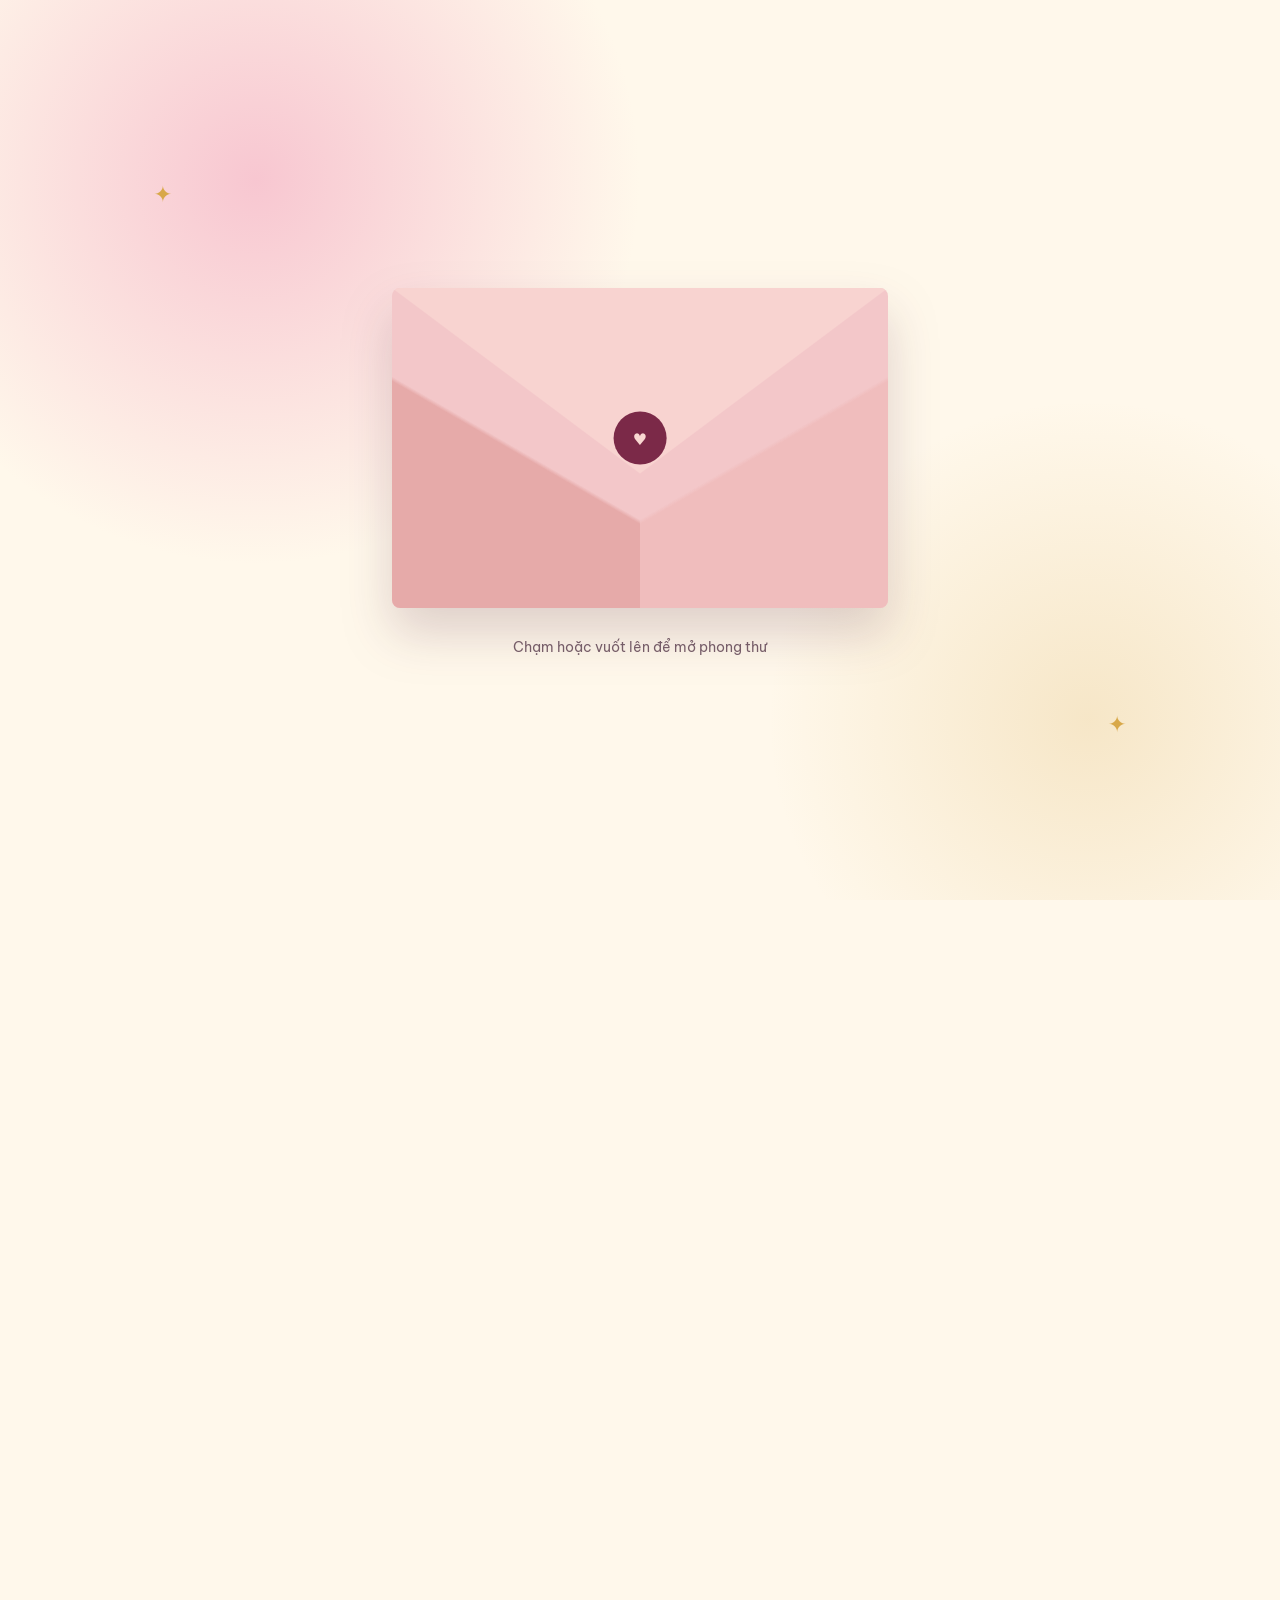
<file: index.html>
<!doctype html>
<html lang="vi" class="intro-locked">
  <head>
    <meta charset="utf-8" />
    <meta name="viewport" content="width=device-width, initial-scale=1" />
    <meta name="theme-color" content="#7b2948" />
    <meta name="description" content="Một món quà sinh nhật nhỏ, được viết bằng những kỷ niệm của chúng mình." />
    <title>Món quà sinh nhật dành cho em</title>
    <link rel="icon" href="data:image/svg+xml,%3Csvg xmlns='http://www.w3.org/2000/svg' viewBox='0 0 16 16'%3E%3Cpath fill='%23c44b73' d='M8 14S1.5 10.4 1.5 5.8A3.3 3.3 0 0 1 7.2 3.5L8 4.4l.8-.9a3.3 3.3 0 0 1 5.7 2.3C14.5 10.4 8 14 8 14z'/%3E%3C/svg%3E" />
    <link rel="preconnect" href="https://fonts.googleapis.com" />
    <link rel="preconnect" href="https://fonts.gstatic.com" crossorigin />
    <link href="https://fonts.googleapis.com/css2?family=Be+Vietnam+Pro:wght@400;500;600;700&family=Lora:ital,wght@0,600;0,700;1,600&display=swap" rel="stylesheet" />
    <link rel="stylesheet" href="styles.css" />
  </head>
  <body class="intro-locked">
    <a class="skip-link" href="#noi-dung">Đi thẳng đến nội dung chính</a>

    <div class="opening" id="mo-dau" role="dialog" aria-modal="true" aria-labelledby="loi-chao-mo-dau">
      <div class="opening-stars" aria-hidden="true"></div>
      <div class="envelope-wrap">
        <button class="envelope" id="phong-thu-mo-dau" type="button" aria-expanded="false">
          <span class="envelope-back"></span>
          <span class="opening-note" aria-hidden="true">
            <span class="note-date" id="ngay-sinh-nhat"></span>
            <strong id="loi-chao-mo-dau"></strong>
            <span id="loi-nhan-mo-dau"></span>
          </span>
          <span class="envelope-front"></span>
          <span class="envelope-flap"></span>
          <span class="envelope-seal" aria-hidden="true">♥</span>
        </button>
        <p class="opening-hint" id="goi-y-mo-thu">Chạm hoặc vuốt lên để mở phong thư</p>
      </div>
    </div>

    <nav class="nav" aria-label="Điều hướng chính">
      <a href="#thuoc-phim">Kỷ niệm</a>
      <a href="#la-thu">Lá thư</a>
      <a href="#banh-kem">Bánh kem</a>
      <a href="#loi-chuc">Lời nhắn</a>
    </nav>

    <main id="noi-dung">
      <header class="hero" id="dau-trang">
        <div class="hero-copy reveal">
          <p class="eyebrow" id="hero-eyebrow"></p>
          <h1 id="hero-title"></h1>
          <p class="hero-message" id="hero-message"></p>
          <a class="button" href="#thuoc-phim">Đi cùng anh nhé! <span aria-hidden="true">↓</span></a>
        </div>
        <div class="hero-photo-wrap reveal" id="anh-chinh-wrap">
          <div class="hero-photo-shadow" aria-hidden="true"></div>
          <figure class="hero-photo" id="anh-chinh">
            <img id="hero-image" src="" alt="" />
            <figcaption id="hero-caption"></figcaption>
            <span class="photo-tape" aria-hidden="true"></span>
          </figure>
          <span class="orbit orbit-one" aria-hidden="true">✦</span>
          <span class="orbit orbit-two" aria-hidden="true">♥</span>
        </div>
      </header>

      <section class="film-section" id="thuoc-phim" aria-labelledby="film-title">
        <div class="section-heading reveal">
          <p class="eyebrow">Những ngày mình đã đi qua</p>
          <h2 id="film-title">Thước phim của chúng mình</h2>
          <p id="film-intro"></p>
        </div>
        <div class="film-sticky">
          <div class="film-strip" id="film-strip" aria-live="polite">
            <div class="sprockets sprockets-top" aria-hidden="true"></div>
            <div class="film-stage" id="film-stage"></div>
            <div class="sprockets sprockets-bottom" aria-hidden="true"></div>
          </div>
          <div class="film-meta">
            <span id="film-frame">Khung hình 01</span>
            <div class="film-progress" aria-hidden="true"><span id="film-progress-bar"></span></div>
            <span id="film-date"></span>
          </div>
        </div>
      </section>

      <section class="scrapbook section" id="goc-ky-niem" aria-labelledby="scrapbook-title">
        <div class="section-heading reveal">
          <p class="eyebrow">Góc nhỏ để dành</p>
          <h2 id="scrapbook-title">Mấy điều anh chưa kịp nói</h2>
        </div>
        <div class="scrapbook-board reveal">
          <button class="paper-note scrapbook-object" type="button" aria-expanded="false">
            <span class="object-hint">Mở mảnh giấy gấp</span>
            <span class="object-secret" id="paper-secret"></span>
          </button>
          <button class="ribbon scrapbook-object" type="button" aria-expanded="false">
            <span class="ribbon-bow" aria-hidden="true"></span>
            <span class="object-hint">Kéo nhẹ dải ruy băng</span>
            <span class="object-secret" id="ribbon-secret"></span>
          </button>
          <button class="stamp scrapbook-object" type="button" aria-label="Chạm vào con dấu để nhận một trái tim">
            <span aria-hidden="true">♥</span>
          </button>
          <button class="flower scrapbook-object" type="button" aria-expanded="false">
            <span class="pressed-flower" aria-hidden="true">❀</span>
            <span class="object-hint">Một bông hoa dành cho em</span>
            <span class="object-secret" id="flower-secret"></span>
          </button>
          <div class="drag-photo" id="anh-keo-tha" tabindex="0" role="img" aria-label="Tấm ảnh có thể kéo và xoay nhẹ">
            <img id="scrapbook-image" src="" alt="" />
            <span>Giữ và kéo tấm ảnh này</span>
          </div>
          <button class="gift scrapbook-object" type="button" aria-expanded="false">
            <span class="gift-lid" aria-hidden="true"></span>
            <span class="gift-box" aria-hidden="true">♥</span>
            <span class="object-hint">Có một điều nhỏ ở đây</span>
            <span class="object-secret" id="gift-secret"></span>
          </button>
        </div>
      </section>

      <section class="letter-section section" id="la-thu" aria-labelledby="letter-section-title">
        <div class="section-heading reveal">
          <p class="eyebrow">Gửi riêng em</p>
          <h2 id="letter-section-title">Một lá thư chưa niêm phong</h2>
        </div>
        <button class="folded-letter reveal" id="folded-letter" type="button" aria-expanded="false">
          <span class="letter-cover">
            <span class="letter-heart" aria-hidden="true">♥</span>
            <strong>Chạm để mở lá thư</strong>
          </span>
          <span class="letter-paper">
            <span class="letter-greeting" id="letter-greeting"></span>
            <span class="letter-content" id="letter-content"></span>
            <span class="letter-signature" id="letter-signature"></span>
            <small>Chạm lần nữa để gấp thư lại</small>
          </span>
        </button>
      </section>

      <section class="cake-section section" id="banh-kem" aria-labelledby="cake-title">
        <canvas id="fireworks" aria-hidden="true"></canvas>
        <div class="section-heading reveal">
          <p class="eyebrow">Điều ước tuổi mới</p>
          <h2 id="cake-title">Chiếc bánh dành riêng cho em</h2>
        </div>
        <div class="cake-area reveal" id="cake-area">
          <button class="cake" id="cake" type="button" aria-describedby="cake-message">
            <span class="cake-illustration" aria-hidden="true">
              <span class="cake-shadow"></span>
              <span class="cake-plate"></span>
              <span class="cake-layer">
                <span class="frosting">
                  <span class="cake-top"></span>
                  <span class="frosting-drips">
                    <i class="frosting-drip"></i>
                    <i class="frosting-drip"></i>
                    <i class="frosting-drip"></i>
                    <i class="frosting-drip"></i>
                  </span>
                </span>
              </span>
              <span class="candles">
                <span class="candle"><i class="flame"></i><i class="smoke"></i></span>
                <span class="candle"><i class="flame"></i><i class="smoke"></i></span>
                <span class="candle"><i class="flame"></i><i class="smoke"></i></span>
                <span class="candle"><i class="flame"></i><i class="smoke"></i></span>
                <span class="candle"><i class="flame"></i><i class="smoke"></i></span>
              </span>
            </span>
          </button>
          <p class="cake-message" id="cake-message" aria-live="polite"></p>
          <button class="mic-button" id="mic-button" type="button" hidden>Thổi nến bằng micro</button>
          <p class="mic-status" id="mic-status" aria-live="polite"></p>
        </div>
      </section>

      <section class="wishes section" id="loi-chuc" aria-labelledby="wishes-title">
        <div class="section-heading reveal">
          <p class="eyebrow">Mở từng điều một</p>
          <h2 id="wishes-title">Sáu lời nhắn anh giấu ở đây</h2>
          <p id="wish-progress" aria-live="polite"></p>
        </div>
        <div class="wish-objects reveal" id="wish-objects"></div>
        <p class="all-wishes" id="all-wishes" hidden></p>
      </section>

      <section class="quiz section" id="do-vui" aria-labelledby="quiz-title">
        <div class="section-heading reveal">
          <p class="eyebrow">Chuyện nhỏ của hai đứa</p>
          <h2 id="quiz-title">Em còn nhớ không?</h2>
        </div>
        <div class="quiz-card reveal" id="quiz-card">
          <div class="quiz-start" id="quiz-start">
            <p>Một câu đố ngắn về những kỷ niệm chỉ hai đứa mình hiểu.</p>
            <button class="button" id="start-quiz" type="button">Bắt đầu nhé</button>
          </div>
          <div id="quiz-content" hidden>
            <p class="quiz-count" id="quiz-count"></p>
            <h3 id="quiz-question"></h3>
            <div class="quiz-options" id="quiz-options"></div>
            <p class="quiz-feedback" id="quiz-feedback" aria-live="polite"></p>
          </div>
        </div>
      </section>

      <section class="finale" id="ket-thuc" aria-labelledby="final-title">
        <img id="final-image" src="" alt="" />
        <div class="final-overlay"></div>
        <div class="final-content reveal">
          <p class="eyebrow">Và còn thật nhiều chương sau nữa</p>
          <h2 id="final-title"></h2>
          <p id="final-message"></p>
          <div class="final-actions">
            <button class="button button-outline" id="final-gift-button" type="button" aria-expanded="false">Mở món quà cuối cùng</button>
          </div>
          <div class="final-gift" id="final-gift" hidden>
            <span aria-hidden="true">♥</span>
            <p id="final-gift-message"></p>
          </div>
        </div>
      </section>
    </main>

    <div class="heart-layer" id="heart-layer" aria-hidden="true"></div>
    <div class="confetti-layer" id="confetti-layer" aria-hidden="true"></div>
    <script src="script.js"></script>
  </body>
</html>
</file>
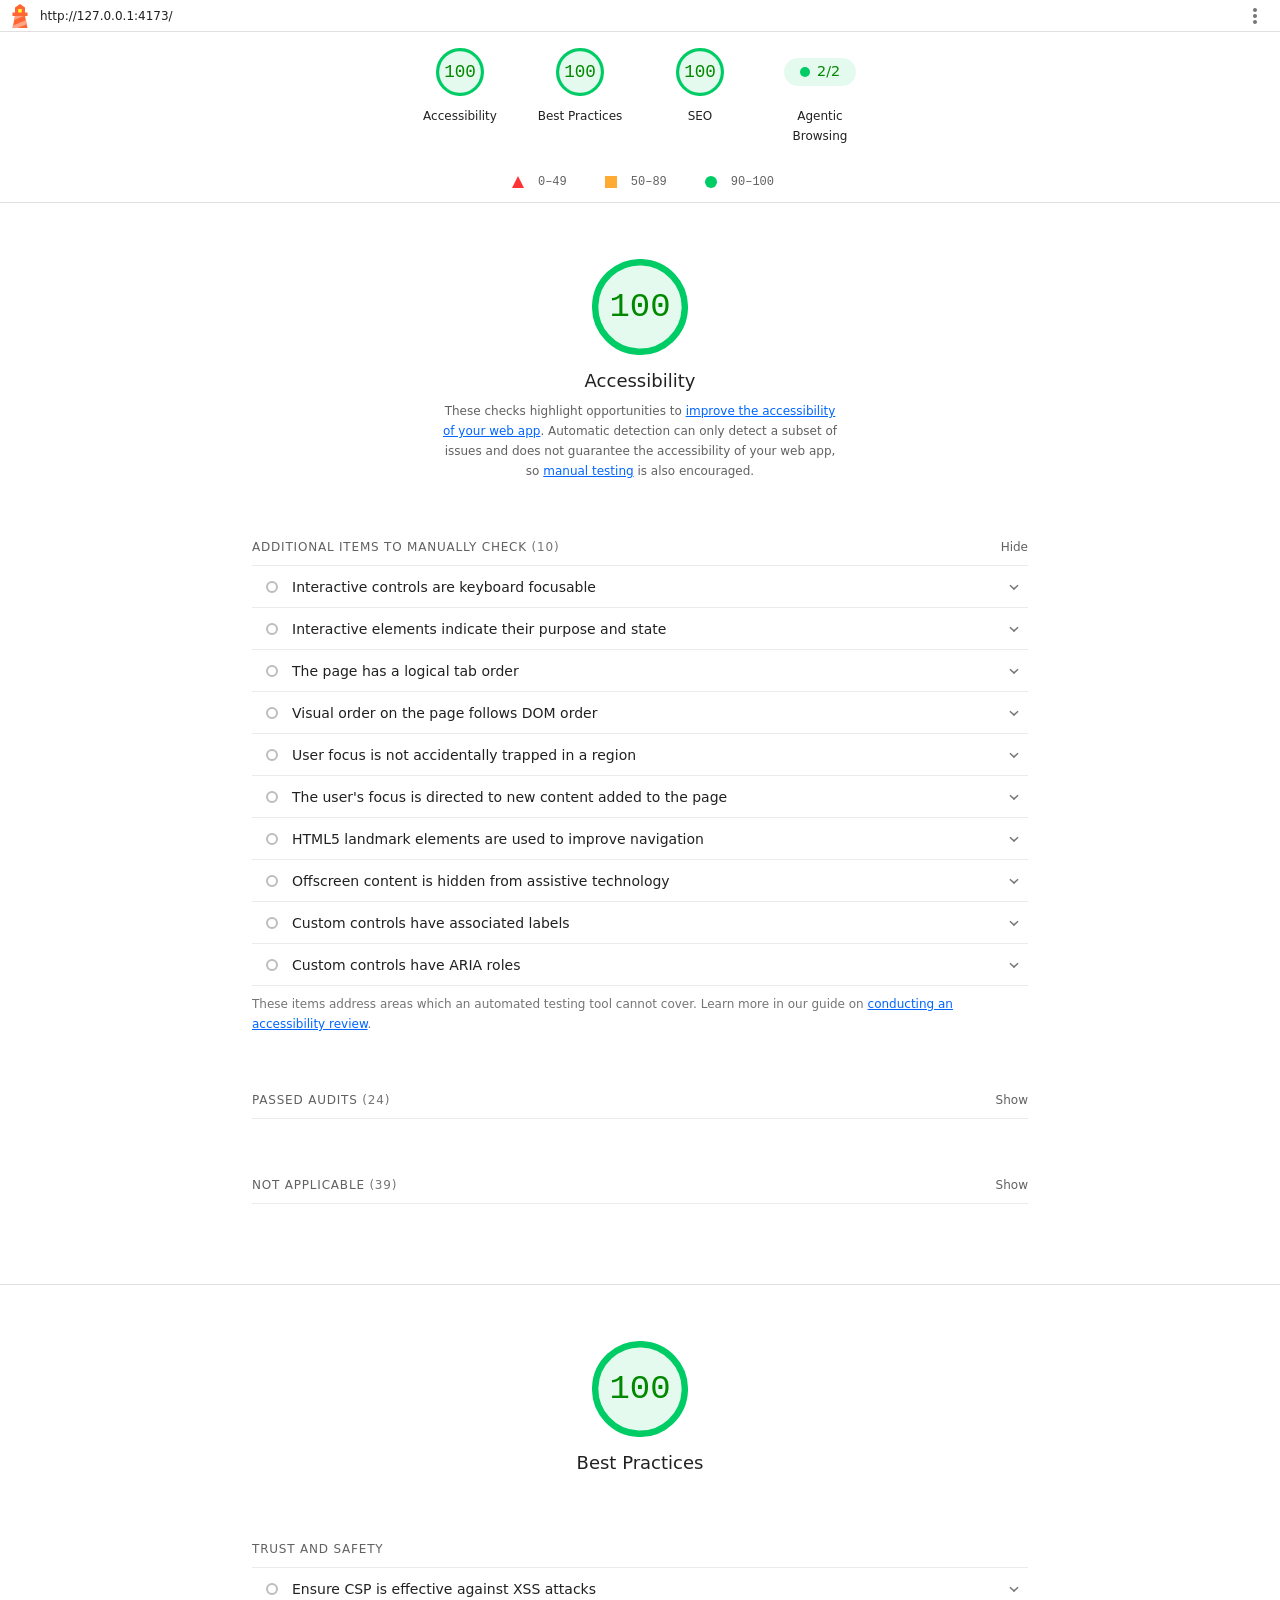
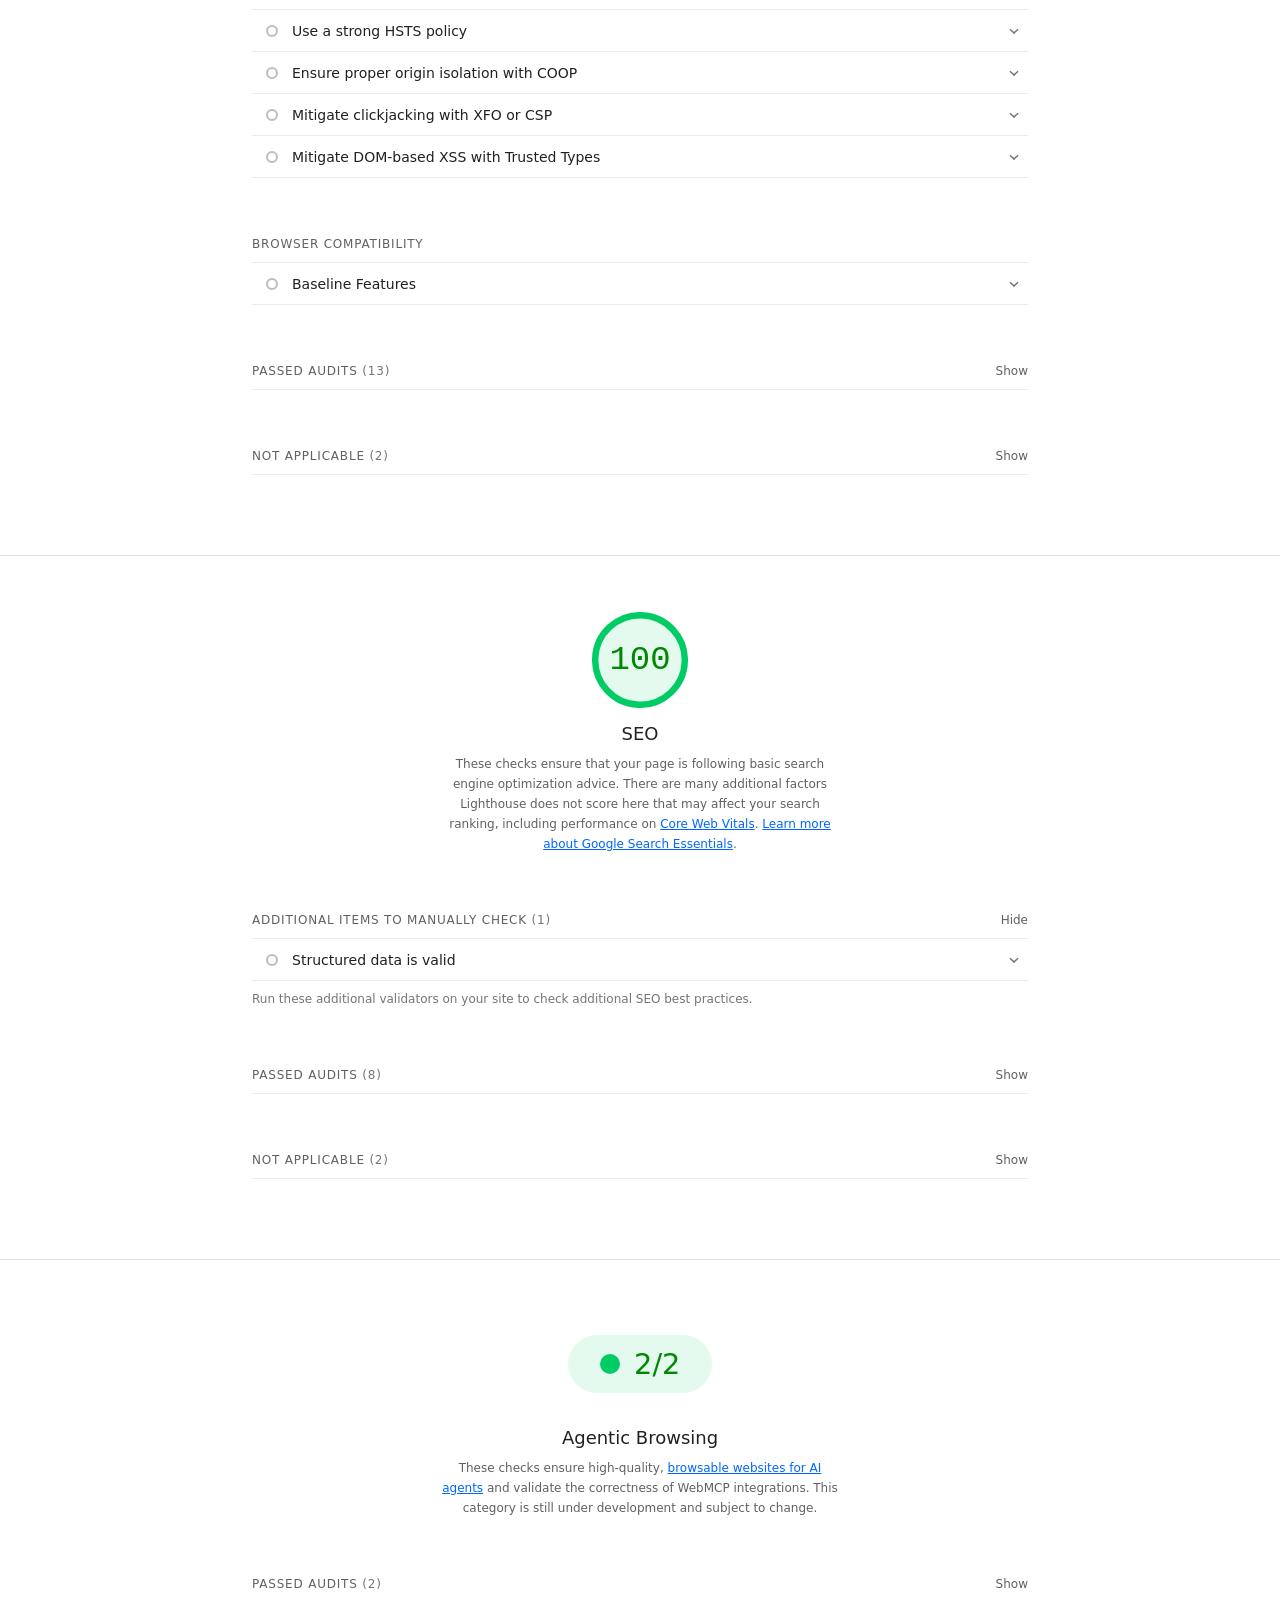
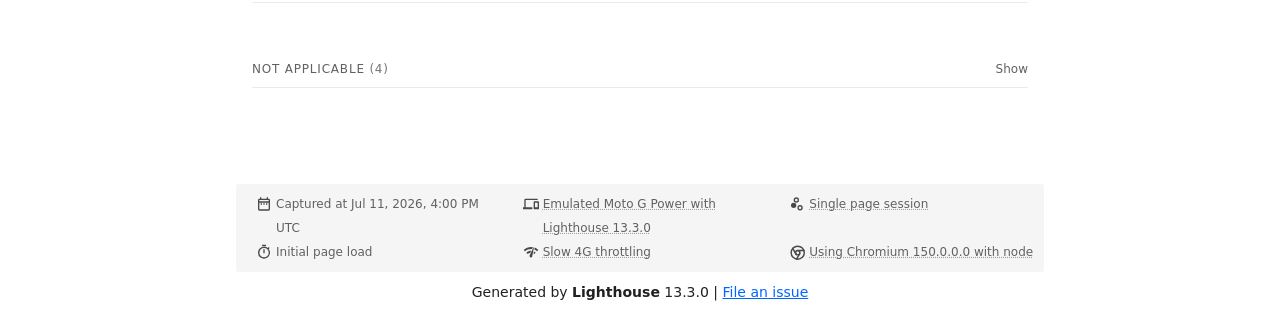
<file: lighthouse-cake-final/report.html>
<!--
@license
Copyright 2018 Google LLC
SPDX-License-Identifier: Apache-2.0
-->
<!doctype html>
<html lang="en">
<head>
  <meta charset="utf-8">
  <meta name="viewport" content="width=device-width, initial-scale=1, minimum-scale=1">
  <link rel="icon" href='data:image/svg+xml;utf8,<svg fill="none" xmlns="http://www.w3.org/2000/svg" viewBox="0 0 48 48"><path d="m14 7 10-7 10 7v10h5v7h-5l5 24H9l5-24H9v-7h5V7Z" fill="%23F63"/><path d="M31.561 24H14l-1.689 8.105L31.561 24ZM18.983 48H9l1.022-4.907L35.723 32.27l1.663 7.98L18.983 48Z" fill="%23FFA385"/><path fill="%23FF3" d="M20.5 10h7v7h-7z"/></svg>'>
  <title>Lighthouse Report</title>
  <style>body {margin: 0}</style>
</head>
<body>
  <noscript>Lighthouse report requires JavaScript. Please enable.</noscript>

  <div id="lh-log"></div>

  <script>window.__LIGHTHOUSE_JSON__ = {"lighthouseVersion":"13.3.0","requestedUrl":"http://127.0.0.1:4173/","mainDocumentUrl":"http://127.0.0.1:4173/","finalDisplayedUrl":"http://127.0.0.1:4173/","finalUrl":"http://127.0.0.1:4173/","fetchTime":"2026-07-11T16:00:53.324Z","gatherMode":"navigation","runWarnings":[],"userAgent":"Mozilla/5.0 (Windows NT 10.0; Win64; x64) AppleWebKit/537.36 (KHTML, like Gecko) Chrome/150.0.0.0 Safari/537.36","environment":{"hostUserAgent":"Mozilla/5.0 (Windows NT 10.0; Win64; x64) AppleWebKit/537.36 (KHTML, like Gecko) Chrome/150.0.0.0 Safari/537.36","benchmarkIndex":2025,"credits":{"axe-core":"4.11.4"}},"audits":{"is-on-https":{"id":"is-on-https","title":"Uses HTTPS","description":"All sites should be protected with HTTPS, even ones that don't handle sensitive data. This includes avoiding [mixed content](https://developers.google.com/web/fundamentals/security/prevent-mixed-content/what-is-mixed-content), where some resources are loaded over HTTP despite the initial request being served over HTTPS. HTTPS prevents intruders from tampering with or passively listening in on the communications between your app and your users, and is a prerequisite for HTTP/2 and many new web platform APIs. [Learn more about HTTPS](https://developer.chrome.com/docs/lighthouse/pwa/is-on-https/).","score":1,"scoreDisplayMode":"binary","details":{"type":"table","headings":[{"key":"url","valueType":"url","label":"Insecure URL"},{"key":"resolution","valueType":"text","label":"Request Resolution"}],"items":[]}},"redirects-http":{"id":"redirects-http","title":"Redirects HTTP traffic to HTTPS","description":"Make sure that you redirect all HTTP traffic to HTTPS in order to enable secure web features for all your users. [Learn more](https://developer.chrome.com/docs/lighthouse/pwa/redirects-http/).","score":null,"scoreDisplayMode":"notApplicable"},"cumulative-layout-shift":{"id":"cumulative-layout-shift","title":"Cumulative Layout Shift","description":"Cumulative Layout Shift measures the movement of visible elements within the viewport. [Learn more about the Cumulative Layout Shift metric](https://web.dev/articles/cls).","score":0.96,"scoreDisplayMode":"numeric","numericValue":0.0702561034563318,"numericUnit":"unitless","displayValue":"0.07","scoringOptions":{"p10":0.1,"median":0.25},"details":{"type":"debugdata","items":[{"cumulativeLayoutShiftMainFrame":0.0702561034563318,"newEngineResultDiffered":false}]}},"errors-in-console":{"id":"errors-in-console","title":"No browser errors logged to the console","description":"Errors logged to the console indicate unresolved problems. They can come from network request failures and other browser concerns. [Learn more about this errors in console diagnostic audit](https://developer.chrome.com/docs/lighthouse/best-practices/errors-in-console/)","score":1,"scoreDisplayMode":"binary","details":{"type":"table","headings":[{"key":"sourceLocation","valueType":"source-location","label":"Source"},{"key":"description","valueType":"code","label":"Description"}],"items":[]}},"image-aspect-ratio":{"id":"image-aspect-ratio","title":"Displays images with correct aspect ratio","description":"Image display dimensions should match natural aspect ratio. [Learn more about image aspect ratio](https://developer.chrome.com/docs/lighthouse/best-practices/image-aspect-ratio/).","score":1,"scoreDisplayMode":"binary","details":{"type":"table","headings":[{"key":"node","valueType":"node","label":""},{"key":"url","valueType":"url","label":"URL"},{"key":"displayedAspectRatio","valueType":"text","label":"Aspect Ratio (Displayed)"},{"key":"actualAspectRatio","valueType":"text","label":"Aspect Ratio (Actual)"}],"items":[]}},"image-size-responsive":{"id":"image-size-responsive","title":"Serves images with appropriate resolution","description":"Image natural dimensions should be proportional to the display size and the pixel ratio to maximize image clarity. [Learn how to provide responsive images](https://web.dev/articles/serve-responsive-images).","score":1,"scoreDisplayMode":"binary","details":{"type":"table","headings":[{"key":"node","valueType":"node","label":""},{"key":"url","valueType":"url","label":"URL"},{"key":"displayedSize","valueType":"text","label":"Displayed size"},{"key":"actualSize","valueType":"text","label":"Actual size"},{"key":"expectedSize","valueType":"text","label":"Expected size"}],"items":[]}},"deprecations":{"id":"deprecations","title":"Avoids deprecated APIs","description":"Deprecated APIs will eventually be removed from the browser. [Learn more about deprecated APIs](https://developer.chrome.com/docs/lighthouse/best-practices/deprecations/).","score":1,"scoreDisplayMode":"binary","details":{"type":"table","headings":[{"key":"value","valueType":"text","label":"Deprecation / Warning"},{"key":"source","valueType":"source-location","label":"Source"}],"items":[]}},"third-party-cookies":{"id":"third-party-cookies","title":"Avoids third-party cookies","description":"Third-party cookies may be blocked in some contexts. [Learn more about preparing for third-party cookie restrictions](https://privacysandbox.google.com/cookies/prepare/overview).","score":1,"scoreDisplayMode":"binary","details":{"type":"table","headings":[{"key":"name","valueType":"text","label":"Name"},{"key":"url","valueType":"url","label":"URL"}],"items":[]}},"valid-source-maps":{"id":"valid-source-maps","title":"Page has valid source maps","description":"Source maps translate minified code to the original source code. This helps developers debug in production. In addition, Lighthouse is able to provide further insights. Consider deploying source maps to take advantage of these benefits. [Learn more about source maps](https://developer.chrome.com/docs/devtools/javascript/source-maps/).","score":1,"scoreDisplayMode":"binary","details":{"type":"table","headings":[{"key":"scriptUrl","valueType":"url","subItemsHeading":{"key":"error"},"label":"URL"},{"key":"sourceMapUrl","valueType":"url","label":"Map URL"}],"items":[]}},"csp-xss":{"id":"csp-xss","title":"Ensure CSP is effective against XSS attacks","description":"A strong Content Security Policy (CSP) significantly reduces the risk of cross-site scripting (XSS) attacks. [Learn how to use a CSP to prevent XSS](https://developer.chrome.com/docs/lighthouse/best-practices/csp-xss/)","score":1,"scoreDisplayMode":"informative","details":{"type":"table","headings":[{"key":"description","valueType":"text","subItemsHeading":{"key":"description"},"label":"Description"},{"key":"directive","valueType":"code","subItemsHeading":{"key":"directive"},"label":"Directive"},{"key":"severity","valueType":"text","subItemsHeading":{"key":"severity"},"label":"Severity"}],"items":[{"severity":"High","description":"No CSP found in enforcement mode"}]}},"has-hsts":{"id":"has-hsts","title":"Use a strong HSTS policy","description":"Deployment of the HSTS header significantly reduces the risk of downgrading HTTP connections and eavesdropping attacks. A rollout in stages, starting with a low max-age is recommended. [Learn more about using a strong HSTS policy.](https://developer.chrome.com/docs/lighthouse/best-practices/has-hsts)","score":1,"scoreDisplayMode":"informative","details":{"type":"table","headings":[{"key":"description","valueType":"text","subItemsHeading":{"key":"description"},"label":"Description"},{"key":"directive","valueType":"code","subItemsHeading":{"key":"directive"},"label":"Directive"},{"key":"severity","valueType":"text","subItemsHeading":{"key":"severity"},"label":"Severity"}],"items":[{"severity":"High","description":"No HSTS header found"}]}},"origin-isolation":{"id":"origin-isolation","title":"Ensure proper origin isolation with COOP","description":"The Cross-Origin-Opener-Policy (COOP) can be used to isolate the top-level window from other documents such as pop-ups. [Learn more about deploying the COOP header.](https://web.dev/articles/why-coop-coep#coop)","score":1,"scoreDisplayMode":"informative","details":{"type":"table","headings":[{"key":"description","valueType":"text","subItemsHeading":{"key":"description"},"label":"Description"},{"key":"directive","valueType":"code","subItemsHeading":{"key":"directive"},"label":"Directive"},{"key":"severity","valueType":"text","subItemsHeading":{"key":"severity"},"label":"Severity"}],"items":[{"description":"No COOP header found","severity":"High"}]}},"clickjacking-mitigation":{"id":"clickjacking-mitigation","title":"Mitigate clickjacking with XFO or CSP","description":"The `X-Frame-Options` (XFO) header or the `frame-ancestors` directive in the `Content-Security-Policy` (CSP) header control where a page can be embedded. These can mitigate clickjacking attacks by blocking some or all sites from embedding the page. [Learn more about mitigating clickjacking](https://developer.chrome.com/docs/lighthouse/best-practices/clickjacking-mitigation).","score":1,"scoreDisplayMode":"informative","details":{"type":"table","headings":[{"key":"description","valueType":"text","subItemsHeading":{"key":"description"},"label":"Description"},{"key":"severity","valueType":"text","subItemsHeading":{"key":"severity"},"label":"Severity"}],"items":[{"severity":"High","description":"No frame control policy found"}]}},"trusted-types-xss":{"id":"trusted-types-xss","title":"Mitigate DOM-based XSS with Trusted Types","description":"The `require-trusted-types-for` directive in the `Content-Security-Policy` (CSP) header instructs user agents to control the data passed to DOM XSS sink functions. [Learn more about mitigating DOM-based XSS with Trusted Types](https://developer.chrome.com/docs/lighthouse/best-practices/trusted-types-xss).","score":1,"scoreDisplayMode":"informative","details":{"type":"table","headings":[{"key":"description","valueType":"text","subItemsHeading":{"key":"description"},"label":"Description"},{"key":"severity","valueType":"text","subItemsHeading":{"key":"severity"},"label":"Severity"}],"items":[{"severity":"High","description":"No `Content-Security-Policy` header with Trusted Types directive found"}]}},"accesskeys":{"id":"accesskeys","title":"`[accesskey]` values are unique","description":"Access keys let users quickly focus a part of the page. For proper navigation, each access key must be unique. [Learn more about access keys](https://dequeuniversity.com/rules/axe/4.11/accesskeys).","score":null,"scoreDisplayMode":"notApplicable"},"aria-allowed-attr":{"id":"aria-allowed-attr","title":"`[aria-*]` attributes match their roles","description":"Each ARIA `role` supports a specific subset of `aria-*` attributes. Mismatching these invalidates the `aria-*` attributes. [Learn how to match ARIA attributes to their roles](https://dequeuniversity.com/rules/axe/4.11/aria-allowed-attr).","score":1,"scoreDisplayMode":"binary","details":{"type":"table","headings":[{"key":"node","valueType":"node","subItemsHeading":{"key":"relatedNode","valueType":"node"},"label":"Failing Elements"}],"items":[]}},"aria-allowed-role":{"id":"aria-allowed-role","title":"Uses ARIA roles only on compatible elements","description":"Many HTML elements can only be assigned certain ARIA roles. Using ARIA roles where they are not allowed can interfere with the accessibility of the web page. [Learn more about ARIA roles](https://dequeuniversity.com/rules/axe/4.11/aria-allowed-role).","score":null,"scoreDisplayMode":"notApplicable"},"aria-command-name":{"id":"aria-command-name","title":"`button`, `link`, and `menuitem` elements have accessible names","description":"When an element doesn't have an accessible name, screen readers announce it with a generic name, making it unusable for users who rely on screen readers. [Learn how to make command elements more accessible](https://dequeuniversity.com/rules/axe/4.11/aria-command-name).","score":null,"scoreDisplayMode":"notApplicable"},"aria-conditional-attr":{"id":"aria-conditional-attr","title":"ARIA attributes are used as specified for the element's role","description":"Some ARIA attributes are only allowed on an element under certain conditions. [Learn more about conditional ARIA attributes](https://dequeuniversity.com/rules/axe/4.11/aria-conditional-attr).","score":1,"scoreDisplayMode":"binary","details":{"type":"table","headings":[{"key":"node","valueType":"node","subItemsHeading":{"key":"relatedNode","valueType":"node"},"label":"Failing Elements"}],"items":[]}},"aria-deprecated-role":{"id":"aria-deprecated-role","title":"Deprecated ARIA roles were not used","description":"Deprecated ARIA roles may not be processed correctly by assistive technology. [Learn more about deprecated ARIA roles](https://dequeuniversity.com/rules/axe/4.11/aria-deprecated-role).","score":1,"scoreDisplayMode":"binary","details":{"type":"table","headings":[{"key":"node","valueType":"node","subItemsHeading":{"key":"relatedNode","valueType":"node"},"label":"Failing Elements"}],"items":[]}},"aria-dialog-name":{"id":"aria-dialog-name","title":"Elements with `role=\"dialog\"` or `role=\"alertdialog\"` have accessible names.","description":"ARIA dialog elements without accessible names may prevent screen readers users from discerning the purpose of these elements. [Learn how to make ARIA dialog elements more accessible](https://dequeuniversity.com/rules/axe/4.11/aria-dialog-name).","score":1,"scoreDisplayMode":"binary","details":{"type":"table","headings":[{"key":"node","valueType":"node","subItemsHeading":{"key":"relatedNode","valueType":"node"},"label":"Failing Elements"}],"items":[]}},"aria-hidden-body":{"id":"aria-hidden-body","title":"`[aria-hidden=\"true\"]` is not present on the document `\u003cbody>`","description":"Assistive technologies, like screen readers, work inconsistently when `aria-hidden=\"true\"` is set on the document `\u003cbody>`. [Learn how `aria-hidden` affects the document body](https://dequeuniversity.com/rules/axe/4.11/aria-hidden-body).","score":1,"scoreDisplayMode":"binary","details":{"type":"table","headings":[{"key":"node","valueType":"node","subItemsHeading":{"key":"relatedNode","valueType":"node"},"label":"Failing Elements"}],"items":[]}},"aria-hidden-focus":{"id":"aria-hidden-focus","title":"`[aria-hidden=\"true\"]` elements do not contain focusable descendents","description":"Focusable descendents within an `[aria-hidden=\"true\"]` element prevent those interactive elements from being available to users of assistive technologies like screen readers. [Learn how `aria-hidden` affects focusable elements](https://dequeuniversity.com/rules/axe/4.11/aria-hidden-focus).","score":1,"scoreDisplayMode":"binary","details":{"type":"table","headings":[{"key":"node","valueType":"node","subItemsHeading":{"key":"relatedNode","valueType":"node"},"label":"Failing Elements"}],"items":[]}},"aria-input-field-name":{"id":"aria-input-field-name","title":"ARIA input fields have accessible names","description":"When an input field doesn't have an accessible name, screen readers announce it with a generic name, making it unusable for users who rely on screen readers. [Learn more about input field labels](https://dequeuniversity.com/rules/axe/4.11/aria-input-field-name).","score":null,"scoreDisplayMode":"notApplicable"},"aria-meter-name":{"id":"aria-meter-name","title":"ARIA `meter` elements have accessible names","description":"When a meter element doesn't have an accessible name, screen readers announce it with a generic name, making it unusable for users who rely on screen readers. [Learn how to name `meter` elements](https://dequeuniversity.com/rules/axe/4.11/aria-meter-name).","score":null,"scoreDisplayMode":"notApplicable"},"aria-progressbar-name":{"id":"aria-progressbar-name","title":"ARIA `progressbar` elements have accessible names","description":"When a `progressbar` element doesn't have an accessible name, screen readers announce it with a generic name, making it unusable for users who rely on screen readers. [Learn how to label `progressbar` elements](https://dequeuniversity.com/rules/axe/4.11/aria-progressbar-name).","score":null,"scoreDisplayMode":"notApplicable"},"aria-prohibited-attr":{"id":"aria-prohibited-attr","title":"Elements use only permitted ARIA attributes","description":"Using ARIA attributes in roles where they are prohibited can mean that important information is not communicated to users of assistive technologies. [Learn more about prohibited ARIA roles](https://dequeuniversity.com/rules/axe/4.11/aria-prohibited-attr).","score":1,"scoreDisplayMode":"binary","details":{"type":"table","headings":[{"key":"node","valueType":"node","subItemsHeading":{"key":"relatedNode","valueType":"node"},"label":"Failing Elements"}],"items":[]}},"aria-required-attr":{"id":"aria-required-attr","title":"`[role]`s have all required `[aria-*]` attributes","description":"Some ARIA roles have required attributes that describe the state of the element to screen readers. [Learn more about roles and required attributes](https://dequeuniversity.com/rules/axe/4.11/aria-required-attr).","score":1,"scoreDisplayMode":"binary","details":{"type":"table","headings":[{"key":"node","valueType":"node","subItemsHeading":{"key":"relatedNode","valueType":"node"},"label":"Failing Elements"}],"items":[]}},"aria-required-children":{"id":"aria-required-children","title":"Elements with an ARIA `[role]` that require children to contain a specific `[role]` have all required children.","description":"Some ARIA parent roles must contain specific child roles to perform their intended accessibility functions. [Learn more about roles and required children elements](https://dequeuniversity.com/rules/axe/4.11/aria-required-children).","score":null,"scoreDisplayMode":"notApplicable"},"aria-required-parent":{"id":"aria-required-parent","title":"`[role]`s are contained by their required parent element","description":"Some ARIA child roles must be contained by specific parent roles to properly perform their intended accessibility functions. [Learn more about ARIA roles and required parent element](https://dequeuniversity.com/rules/axe/4.11/aria-required-parent).","score":null,"scoreDisplayMode":"notApplicable"},"aria-roles":{"id":"aria-roles","title":"`[role]` values are valid","description":"ARIA roles must have valid values in order to perform their intended accessibility functions. [Learn more about valid ARIA roles](https://dequeuniversity.com/rules/axe/4.11/aria-roles).","score":1,"scoreDisplayMode":"binary","details":{"type":"table","headings":[{"key":"node","valueType":"node","subItemsHeading":{"key":"relatedNode","valueType":"node"},"label":"Failing Elements"}],"items":[]}},"aria-text":{"id":"aria-text","title":"Elements with the `role=text` attribute do not have focusable descendents.","description":"Adding `role=text` around a text node split by markup enables VoiceOver to treat it as one phrase, but the element's focusable descendents will not be announced. [Learn more about the `role=text` attribute](https://dequeuniversity.com/rules/axe/4.11/aria-text).","score":null,"scoreDisplayMode":"notApplicable"},"aria-toggle-field-name":{"id":"aria-toggle-field-name","title":"ARIA toggle fields have accessible names","description":"When a toggle field doesn't have an accessible name, screen readers announce it with a generic name, making it unusable for users who rely on screen readers. [Learn more about toggle fields](https://dequeuniversity.com/rules/axe/4.11/aria-toggle-field-name).","score":null,"scoreDisplayMode":"notApplicable"},"aria-tooltip-name":{"id":"aria-tooltip-name","title":"ARIA `tooltip` elements have accessible names","description":"When a tooltip element doesn't have an accessible name, screen readers announce it with a generic name, making it unusable for users who rely on screen readers. [Learn how to name `tooltip` elements](https://dequeuniversity.com/rules/axe/4.11/aria-tooltip-name).","score":null,"scoreDisplayMode":"notApplicable"},"aria-treeitem-name":{"id":"aria-treeitem-name","title":"ARIA `treeitem` elements have accessible names","description":"When a `treeitem` element doesn't have an accessible name, screen readers announce it with a generic name, making it unusable for users who rely on screen readers. [Learn more about labeling `treeitem` elements](https://dequeuniversity.com/rules/axe/4.11/aria-treeitem-name).","score":null,"scoreDisplayMode":"notApplicable"},"aria-valid-attr-value":{"id":"aria-valid-attr-value","title":"`[aria-*]` attributes have valid values","description":"Assistive technologies, like screen readers, can't interpret ARIA attributes with invalid values. [Learn more about valid values for ARIA attributes](https://dequeuniversity.com/rules/axe/4.11/aria-valid-attr-value).","score":1,"scoreDisplayMode":"binary","details":{"type":"table","headings":[{"key":"node","valueType":"node","subItemsHeading":{"key":"relatedNode","valueType":"node"},"label":"Failing Elements"}],"items":[]}},"aria-valid-attr":{"id":"aria-valid-attr","title":"`[aria-*]` attributes are valid and not misspelled","description":"Assistive technologies, like screen readers, can't interpret ARIA attributes with invalid names. [Learn more about valid ARIA attributes](https://dequeuniversity.com/rules/axe/4.11/aria-valid-attr).","score":1,"scoreDisplayMode":"binary","details":{"type":"table","headings":[{"key":"node","valueType":"node","subItemsHeading":{"key":"relatedNode","valueType":"node"},"label":"Failing Elements"}],"items":[]}},"button-name":{"id":"button-name","title":"Buttons have an accessible name","description":"When a button doesn't have an accessible name, screen readers announce it as \"button\", making it unusable for users who rely on screen readers. [Learn how to make buttons more accessible](https://dequeuniversity.com/rules/axe/4.11/button-name).","score":1,"scoreDisplayMode":"binary","details":{"type":"table","headings":[{"key":"node","valueType":"node","subItemsHeading":{"key":"relatedNode","valueType":"node"},"label":"Failing Elements"}],"items":[]}},"bypass":{"id":"bypass","title":"The page contains a heading, skip link, or landmark region","description":"Adding ways to bypass repetitive content lets keyboard users navigate the page more efficiently. [Learn more about bypass blocks](https://dequeuniversity.com/rules/axe/4.11/bypass).","score":null,"scoreDisplayMode":"notApplicable"},"color-contrast":{"id":"color-contrast","title":"Background and foreground colors have a sufficient contrast ratio","description":"Low-contrast text is difficult or impossible for many users to read. [Learn how to provide sufficient color contrast](https://dequeuniversity.com/rules/axe/4.11/color-contrast).","score":1,"scoreDisplayMode":"binary","details":{"type":"table","headings":[{"key":"node","valueType":"node","subItemsHeading":{"key":"relatedNode","valueType":"node"},"label":"Failing Elements"}],"items":[]}},"definition-list":{"id":"definition-list","title":"`\u003cdl>`'s contain only properly-ordered `\u003cdt>` and `\u003cdd>` groups, `\u003cscript>`, `\u003ctemplate>` or `\u003cdiv>` elements.","description":"When definition lists are not properly marked up, screen readers may produce confusing or inaccurate output. [Learn how to structure definition lists correctly](https://dequeuniversity.com/rules/axe/4.11/definition-list).","score":null,"scoreDisplayMode":"notApplicable"},"dlitem":{"id":"dlitem","title":"Definition list items are wrapped in `\u003cdl>` elements","description":"Definition list items (`\u003cdt>` and `\u003cdd>`) must be wrapped in a parent `\u003cdl>` element to ensure that screen readers can properly announce them. [Learn how to structure definition lists correctly](https://dequeuniversity.com/rules/axe/4.11/dlitem).","score":null,"scoreDisplayMode":"notApplicable"},"document-title":{"id":"document-title","title":"Document has a `\u003ctitle>` element","description":"The title gives screen reader users an overview of the page, and search engine users rely on it heavily to determine if a page is relevant to their search. [Learn more about document titles](https://dequeuniversity.com/rules/axe/4.11/document-title).","score":1,"scoreDisplayMode":"binary","details":{"type":"table","headings":[{"key":"node","valueType":"node","subItemsHeading":{"key":"relatedNode","valueType":"node"},"label":"Failing Elements"}],"items":[]}},"duplicate-id-aria":{"id":"duplicate-id-aria","title":"ARIA IDs are unique","description":"The value of an ARIA ID must be unique to prevent other instances from being overlooked by assistive technologies. [Learn how to fix duplicate ARIA IDs](https://dequeuniversity.com/rules/axe/4.11/duplicate-id-aria).","score":null,"scoreDisplayMode":"notApplicable"},"empty-heading":{"id":"empty-heading","title":"All heading elements contain content.","description":"A heading with no content or inaccessible text prevent screen reader users from accessing information on the page's structure. [Learn more about headings](https://dequeuniversity.com/rules/axe/4.11/empty-heading).","score":null,"scoreDisplayMode":"notApplicable"},"form-field-multiple-labels":{"id":"form-field-multiple-labels","title":"No form fields have multiple labels","description":"Form fields with multiple labels can be confusingly announced by assistive technologies like screen readers which use either the first, the last, or all of the labels. [Learn how to use form labels](https://dequeuniversity.com/rules/axe/4.11/form-field-multiple-labels).","score":null,"scoreDisplayMode":"notApplicable"},"frame-title":{"id":"frame-title","title":"`\u003cframe>` or `\u003ciframe>` elements have a title","description":"Screen reader users rely on frame titles to describe the contents of frames. [Learn more about frame titles](https://dequeuniversity.com/rules/axe/4.11/frame-title).","score":null,"scoreDisplayMode":"notApplicable"},"heading-order":{"id":"heading-order","title":"Heading elements appear in a sequentially-descending order","description":"Properly ordered headings that do not skip levels convey the semantic structure of the page, making it easier to navigate and understand when using assistive technologies. [Learn more about heading order](https://dequeuniversity.com/rules/axe/4.11/heading-order).","score":1,"scoreDisplayMode":"binary","details":{"type":"table","headings":[{"key":"node","valueType":"node","subItemsHeading":{"key":"relatedNode","valueType":"node"},"label":"Failing Elements"}],"items":[]}},"html-has-lang":{"id":"html-has-lang","title":"`\u003chtml>` element has a `[lang]` attribute","description":"If a page doesn't specify a `lang` attribute, a screen reader assumes that the page is in the default language that the user chose when setting up the screen reader. If the page isn't actually in the default language, then the screen reader might not announce the page's text correctly. [Learn more about the `lang` attribute](https://dequeuniversity.com/rules/axe/4.11/html-has-lang).","score":1,"scoreDisplayMode":"binary","details":{"type":"table","headings":[{"key":"node","valueType":"node","subItemsHeading":{"key":"relatedNode","valueType":"node"},"label":"Failing Elements"}],"items":[]}},"html-lang-valid":{"id":"html-lang-valid","title":"`\u003chtml>` element has a valid value for its `[lang]` attribute","description":"Specifying a valid [BCP 47 language](https://www.w3.org/International/questions/qa-choosing-language-tags#question) helps screen readers announce text properly. [Learn how to use the `lang` attribute](https://dequeuniversity.com/rules/axe/4.11/html-lang-valid).","score":1,"scoreDisplayMode":"binary","details":{"type":"table","headings":[{"key":"node","valueType":"node","subItemsHeading":{"key":"relatedNode","valueType":"node"},"label":"Failing Elements"}],"items":[]}},"html-xml-lang-mismatch":{"id":"html-xml-lang-mismatch","title":"`\u003chtml>` element has an `[xml:lang]` attribute with the same base language as the `[lang]` attribute.","description":"If the webpage does not specify a consistent language, then the screen reader might not announce the page's text correctly. [Learn more about the `lang` attribute](https://dequeuniversity.com/rules/axe/4.11/html-xml-lang-mismatch).","score":null,"scoreDisplayMode":"notApplicable"},"identical-links-same-purpose":{"id":"identical-links-same-purpose","title":"Identical links have the same purpose.","description":"Links with the same destination should have the same description, to help users understand the link's purpose and decide whether to follow it. [Learn more about identical links](https://dequeuniversity.com/rules/axe/4.11/identical-links-same-purpose).","score":null,"scoreDisplayMode":"notApplicable"},"image-alt":{"id":"image-alt","title":"Image elements have `[alt]` attributes","description":"Informative elements should aim for short, descriptive alternate text. Decorative elements can be ignored with an empty alt attribute. [Learn more about the `alt` attribute](https://dequeuniversity.com/rules/axe/4.11/image-alt).","score":1,"scoreDisplayMode":"binary","details":{"type":"table","headings":[{"key":"node","valueType":"node","subItemsHeading":{"key":"relatedNode","valueType":"node"},"label":"Failing Elements"}],"items":[]}},"image-redundant-alt":{"id":"image-redundant-alt","title":"Image elements do not have `[alt]` attributes that are redundant text.","description":"Informative elements should aim for short, descriptive alternative text. Alternative text that is exactly the same as the text adjacent to the link or image is potentially confusing for screen reader users, because the text will be read twice. [Learn more about the `alt` attribute](https://dequeuniversity.com/rules/axe/4.11/image-redundant-alt).","score":null,"scoreDisplayMode":"notApplicable"},"input-button-name":{"id":"input-button-name","title":"Input buttons have discernible text.","description":"Adding discernable and accessible text to input buttons may help screen reader users understand the purpose of the input button. [Learn more about input buttons](https://dequeuniversity.com/rules/axe/4.11/input-button-name).","score":null,"scoreDisplayMode":"notApplicable"},"input-image-alt":{"id":"input-image-alt","title":"`\u003cinput type=\"image\">` elements have `[alt]` text","description":"When an image is being used as an `\u003cinput>` button, providing alternative text can help screen reader users understand the purpose of the button. [Learn about input image alt text](https://dequeuniversity.com/rules/axe/4.11/input-image-alt).","score":null,"scoreDisplayMode":"notApplicable"},"label-content-name-mismatch":{"id":"label-content-name-mismatch","title":"Elements with visible text labels have matching accessible names.","description":"Visible text labels that do not match the accessible name can result in a confusing experience for screen reader users. [Learn more about accessible names](https://dequeuniversity.com/rules/axe/4.11/label-content-name-mismatch).","score":1,"scoreDisplayMode":"binary","details":{"type":"table","headings":[{"key":"node","valueType":"node","subItemsHeading":{"key":"relatedNode","valueType":"node"},"label":"Failing Elements"}],"items":[]}},"label":{"id":"label","title":"Form elements have associated labels","description":"Labels ensure that form controls are announced properly by assistive technologies, like screen readers. [Learn more about form element labels](https://dequeuniversity.com/rules/axe/4.11/label).","score":null,"scoreDisplayMode":"notApplicable"},"landmark-one-main":{"id":"landmark-one-main","title":"Document has a main landmark.","description":"One main landmark helps screen reader users navigate a web page. [Learn more about landmarks](https://dequeuniversity.com/rules/axe/4.11/landmark-one-main).","score":1,"scoreDisplayMode":"binary","details":{"type":"table","headings":[{"key":"node","valueType":"node","subItemsHeading":{"key":"relatedNode","valueType":"node"},"label":"Failing Elements"}],"items":[]}},"link-name":{"id":"link-name","title":"Links have a discernible name","description":"Link text (and alternate text for images, when used as links) that is discernible, unique, and focusable improves the navigation experience for screen reader users. [Learn how to make links accessible](https://dequeuniversity.com/rules/axe/4.11/link-name).","score":1,"scoreDisplayMode":"binary","details":{"type":"table","headings":[{"key":"node","valueType":"node","subItemsHeading":{"key":"relatedNode","valueType":"node"},"label":"Failing Elements"}],"items":[]}},"link-in-text-block":{"id":"link-in-text-block","title":"Links are distinguishable without relying on color.","description":"Low-contrast text is difficult or impossible for many users to read. Link text that is discernible improves the experience for users with low vision. [Learn how to make links distinguishable](https://dequeuniversity.com/rules/axe/4.11/link-in-text-block).","score":null,"scoreDisplayMode":"notApplicable"},"list":{"id":"list","title":"Lists contain only `\u003cli>` elements and script supporting elements (`\u003cscript>` and `\u003ctemplate>`).","description":"Screen readers have a specific way of announcing lists. Ensuring proper list structure aids screen reader output. [Learn more about proper list structure](https://dequeuniversity.com/rules/axe/4.11/list).","score":null,"scoreDisplayMode":"notApplicable"},"listitem":{"id":"listitem","title":"List items (`\u003cli>`) are contained within `\u003cul>`, `\u003col>` or `\u003cmenu>` parent elements","description":"Screen readers require list items (`\u003cli>`) to be contained within a parent `\u003cul>`, `\u003col>` or `\u003cmenu>` to be announced properly. [Learn more about proper list structure](https://dequeuniversity.com/rules/axe/4.11/listitem).","score":null,"scoreDisplayMode":"notApplicable"},"meta-refresh":{"id":"meta-refresh","title":"The document does not use `\u003cmeta http-equiv=\"refresh\">`","description":"Users do not expect a page to refresh automatically, and doing so will move focus back to the top of the page. This may create a frustrating or confusing experience. [Learn more about the refresh meta tag](https://dequeuniversity.com/rules/axe/4.11/meta-refresh).","score":null,"scoreDisplayMode":"notApplicable"},"meta-viewport":{"id":"meta-viewport","title":"`[user-scalable=\"no\"]` is not used in the `\u003cmeta name=\"viewport\">` element and the `[maximum-scale]` attribute is not less than 5.","description":"Disabling zooming is problematic for users with low vision who rely on screen magnification to properly see the contents of a web page. [Learn more about the viewport meta tag](https://dequeuniversity.com/rules/axe/4.11/meta-viewport).","score":1,"scoreDisplayMode":"binary","details":{"type":"table","headings":[{"key":"node","valueType":"node","subItemsHeading":{"key":"relatedNode","valueType":"node"},"label":"Failing Elements"}],"items":[]}},"object-alt":{"id":"object-alt","title":"`\u003cobject>` elements have alternate text","description":"Screen readers cannot translate non-text content. Adding alternate text to `\u003cobject>` elements helps screen readers convey meaning to users. [Learn more about alt text for `object` elements](https://dequeuniversity.com/rules/axe/4.11/object-alt).","score":null,"scoreDisplayMode":"notApplicable"},"select-name":{"id":"select-name","title":"Select elements have associated label elements.","description":"Form elements without effective labels can create frustrating experiences for screen reader users. [Learn more about the `select` element](https://dequeuniversity.com/rules/axe/4.11/select-name).","score":null,"scoreDisplayMode":"notApplicable"},"skip-link":{"id":"skip-link","title":"Skip links are focusable.","description":"Including a skip link can help users skip to the main content to save time. [Learn more about skip links](https://dequeuniversity.com/rules/axe/4.11/skip-link).","score":1,"scoreDisplayMode":"binary","details":{"type":"table","headings":[{"key":"node","valueType":"node","subItemsHeading":{"key":"relatedNode","valueType":"node"},"label":"Failing Elements"}],"items":[]}},"tabindex":{"id":"tabindex","title":"No element has a `[tabindex]` value greater than 0","description":"A value greater than 0 implies an explicit navigation ordering. Although technically valid, this often creates frustrating experiences for users who rely on assistive technologies. [Learn more about the `tabindex` attribute](https://dequeuniversity.com/rules/axe/4.11/tabindex).","score":1,"scoreDisplayMode":"binary","details":{"type":"table","headings":[{"key":"node","valueType":"node","subItemsHeading":{"key":"relatedNode","valueType":"node"},"label":"Failing Elements"}],"items":[]}},"table-duplicate-name":{"id":"table-duplicate-name","title":"Tables have different content in the summary attribute and `\u003ccaption>`.","description":"The summary attribute should describe the table structure, while `\u003ccaption>` should have the onscreen title. Accurate table mark-up helps users of screen readers. [Learn more about summary and caption](https://dequeuniversity.com/rules/axe/4.11/table-duplicate-name).","score":null,"scoreDisplayMode":"notApplicable"},"table-fake-caption":{"id":"table-fake-caption","title":"Tables use `\u003ccaption>` instead of cells with the `[colspan]` attribute to indicate a caption.","description":"Screen readers have features to make navigating tables easier. Ensuring that tables use the actual caption element instead of cells with the `[colspan]` attribute may improve the experience for screen reader users. [Learn more about captions](https://dequeuniversity.com/rules/axe/4.11/table-fake-caption).","score":null,"scoreDisplayMode":"notApplicable"},"target-size":{"id":"target-size","title":"Touch targets have sufficient size and spacing.","description":"Touch targets with sufficient size and spacing help users who may have difficulty targeting small controls to activate the targets. [Learn more about touch targets](https://dequeuniversity.com/rules/axe/4.11/target-size).","score":1,"scoreDisplayMode":"binary","details":{"type":"table","headings":[{"key":"node","valueType":"node","subItemsHeading":{"key":"relatedNode","valueType":"node"},"label":"Failing Elements"}],"items":[]}},"td-has-header":{"id":"td-has-header","title":"`\u003ctd>` elements in a large `\u003ctable>` have one or more table headers.","description":"Screen readers have features to make navigating tables easier. Ensuring that `\u003ctd>` elements in a large table (3 or more cells in width and height) have an associated table header may improve the experience for screen reader users. [Learn more about table headers](https://dequeuniversity.com/rules/axe/4.11/td-has-header).","score":null,"scoreDisplayMode":"notApplicable"},"td-headers-attr":{"id":"td-headers-attr","title":"Cells in a `\u003ctable>` element that use the `[headers]` attribute refer to table cells within the same table.","description":"Screen readers have features to make navigating tables easier. Ensuring `\u003ctd>` cells using the `[headers]` attribute only refer to other cells in the same table may improve the experience for screen reader users. [Learn more about the `headers` attribute](https://dequeuniversity.com/rules/axe/4.11/td-headers-attr).","score":null,"scoreDisplayMode":"notApplicable"},"th-has-data-cells":{"id":"th-has-data-cells","title":"`\u003cth>` elements and elements with `[role=\"columnheader\"/\"rowheader\"]` have data cells they describe.","description":"Screen readers have features to make navigating tables easier. Ensuring table headers always refer to some set of cells may improve the experience for screen reader users. [Learn more about table headers](https://dequeuniversity.com/rules/axe/4.11/th-has-data-cells).","score":null,"scoreDisplayMode":"notApplicable"},"valid-lang":{"id":"valid-lang","title":"`[lang]` attributes have a valid value","description":"Specifying a valid [BCP 47 language](https://www.w3.org/International/questions/qa-choosing-language-tags#question) on elements helps ensure that text is pronounced correctly by a screen reader. [Learn how to use the `lang` attribute](https://dequeuniversity.com/rules/axe/4.11/valid-lang).","score":null,"scoreDisplayMode":"notApplicable"},"video-caption":{"id":"video-caption","title":"`\u003cvideo>` elements contain a `\u003ctrack>` element with `[kind=\"captions\"]`","description":"When a video provides a caption it is easier for deaf and hearing impaired users to access its information. [Learn more about video captions](https://dequeuniversity.com/rules/axe/4.11/video-caption).","score":null,"scoreDisplayMode":"notApplicable"},"custom-controls-labels":{"id":"custom-controls-labels","title":"Custom controls have associated labels","description":"Custom interactive controls have associated labels, provided by aria-label or aria-labelledby. [Learn more about custom controls and labels](https://developer.chrome.com/docs/lighthouse/accessibility/custom-controls-labels/).","score":null,"scoreDisplayMode":"manual"},"custom-controls-roles":{"id":"custom-controls-roles","title":"Custom controls have ARIA roles","description":"Custom interactive controls have appropriate ARIA roles. [Learn how to add roles to custom controls](https://developer.chrome.com/docs/lighthouse/accessibility/custom-control-roles/).","score":null,"scoreDisplayMode":"manual"},"focus-traps":{"id":"focus-traps","title":"User focus is not accidentally trapped in a region","description":"A user can tab into and out of any control or region without accidentally trapping their focus. [Learn how to avoid focus traps](https://developer.chrome.com/docs/lighthouse/accessibility/focus-traps/).","score":null,"scoreDisplayMode":"manual"},"focusable-controls":{"id":"focusable-controls","title":"Interactive controls are keyboard focusable","description":"Custom interactive controls are keyboard focusable and display a focus indicator. [Learn how to make custom controls focusable](https://developer.chrome.com/docs/lighthouse/accessibility/focusable-controls/).","score":null,"scoreDisplayMode":"manual"},"interactive-element-affordance":{"id":"interactive-element-affordance","title":"Interactive elements indicate their purpose and state","description":"Interactive elements, such as links and buttons, should indicate their state and be distinguishable from non-interactive elements. [Learn how to decorate interactive elements with affordance hints](https://developer.chrome.com/docs/lighthouse/accessibility/interactive-element-affordance/).","score":null,"scoreDisplayMode":"manual"},"logical-tab-order":{"id":"logical-tab-order","title":"The page has a logical tab order","description":"Tabbing through the page follows the visual layout. Users cannot focus elements that are offscreen. [Learn more about logical tab ordering](https://developer.chrome.com/docs/lighthouse/accessibility/logical-tab-order/).","score":null,"scoreDisplayMode":"manual"},"managed-focus":{"id":"managed-focus","title":"The user's focus is directed to new content added to the page","description":"If new content, such as a dialog, is added to the page, the user's focus is directed to it. [Learn how to direct focus to new content](https://developer.chrome.com/docs/lighthouse/accessibility/managed-focus/).","score":null,"scoreDisplayMode":"manual"},"offscreen-content-hidden":{"id":"offscreen-content-hidden","title":"Offscreen content is hidden from assistive technology","description":"Offscreen content is hidden with display: none or aria-hidden=true. [Learn how to properly hide offscreen content](https://developer.chrome.com/docs/lighthouse/accessibility/offscreen-content-hidden/).","score":null,"scoreDisplayMode":"manual"},"use-landmarks":{"id":"use-landmarks","title":"HTML5 landmark elements are used to improve navigation","description":"Landmark elements (`\u003cmain>`, `\u003cnav>`, etc.) are used to improve the keyboard navigation of the page for assistive technology. [Learn more about landmark elements](https://developer.chrome.com/docs/lighthouse/accessibility/use-landmarks/).","score":null,"scoreDisplayMode":"manual"},"visual-order-follows-dom":{"id":"visual-order-follows-dom","title":"Visual order on the page follows DOM order","description":"DOM order matches the visual order, improving navigation for assistive technology. [Learn more about DOM and visual ordering](https://developer.chrome.com/docs/lighthouse/accessibility/visual-order-follows-dom/).","score":null,"scoreDisplayMode":"manual"},"autocomplete-valid":{"id":"autocomplete-valid","title":"`autocomplete` attributes are used correctly","description":"The `autocomplete` attribute values must be valid and correctly applied for screen readers to function correctly. [Learn more about valid autocomplete values](https://dequeuniversity.com/rules/axe/4.11/autocomplete-valid).","score":null,"scoreDisplayMode":"notApplicable"},"presentation-role-conflict":{"id":"presentation-role-conflict","title":"Elements with `role=\"none\"` or `role=\"presentation\"` do not have conflicts","description":"There are certain cases where the semantic role of an element with `role=\"none\"` or `role=\"presentation\"` does not resolve to none or presentation. To ensure the element remains removed from the accessibility tree, you should not add any global ARIA attributes to the element or make it focusable. [Learn more about presentation role conflict](https://dequeuniversity.com/rules/axe/4.11/presentation-role-conflict).","score":null,"scoreDisplayMode":"notApplicable"},"svg-img-alt":{"id":"svg-img-alt","title":"SVG elements with an `img` role have an accessible text alternative","description":"Ensures SVG elements with an `img`, `graphics-document` or `graphics-symbol` role have an accessible text alternative. [Learn more about SVG alt text](https://dequeuniversity.com/rules/axe/4.11/svg-img-alt).","score":null,"scoreDisplayMode":"notApplicable"},"doctype":{"id":"doctype","title":"Page has the HTML doctype","description":"Specifying a doctype prevents the browser from switching to quirks-mode. [Learn more about the doctype declaration](https://developer.chrome.com/docs/lighthouse/best-practices/doctype/).","score":1,"scoreDisplayMode":"binary"},"charset":{"id":"charset","title":"Properly defines charset","description":"A character encoding declaration is required. It can be done with a `\u003cmeta>` tag in the first 1024 bytes of the HTML or in the Content-Type HTTP response header. [Learn more about declaring the character encoding](https://developer.chrome.com/docs/lighthouse/best-practices/charset/).","score":1,"scoreDisplayMode":"binary"},"geolocation-on-start":{"id":"geolocation-on-start","title":"Avoids requesting the geolocation permission on page load","description":"Users are mistrustful of or confused by sites that request their location without context. Consider tying the request to a user action instead. [Learn more about the geolocation permission](https://developer.chrome.com/docs/lighthouse/best-practices/geolocation-on-start/).","score":1,"scoreDisplayMode":"binary","details":{"type":"table","headings":[{"key":"source","valueType":"source-location","label":"Source"}],"items":[]}},"inspector-issues":{"id":"inspector-issues","title":"No issues in the `Issues` panel in Chrome Devtools","description":"Issues logged to the `Issues` panel in Chrome Devtools indicate unresolved problems. They can come from network request failures, insufficient security controls, and other browser concerns. Open up the Issues panel in Chrome DevTools for more details on each issue.","score":1,"scoreDisplayMode":"binary","details":{"type":"table","headings":[{"key":"issueType","valueType":"text","subItemsHeading":{"key":"url","valueType":"url"},"label":"Issue type"}],"items":[]}},"js-libraries":{"id":"js-libraries","title":"Detected JavaScript libraries","description":"All front-end JavaScript libraries detected on the page. [Learn more about this JavaScript library detection diagnostic audit](https://developer.chrome.com/docs/lighthouse/best-practices/js-libraries/).","score":null,"scoreDisplayMode":"notApplicable"},"notification-on-start":{"id":"notification-on-start","title":"Avoids requesting the notification permission on page load","description":"Users are mistrustful of or confused by sites that request to send notifications without context. Consider tying the request to user gestures instead. [Learn more about responsibly getting permission for notifications](https://developer.chrome.com/docs/lighthouse/best-practices/notification-on-start/).","score":1,"scoreDisplayMode":"binary","details":{"type":"table","headings":[{"key":"source","valueType":"source-location","label":"Source"}],"items":[]}},"paste-preventing-inputs":{"id":"paste-preventing-inputs","title":"Allows users to paste into input fields","description":"Preventing input pasting is a bad practice for the UX, and weakens security by blocking password managers.[Learn more about user-friendly input fields](https://developer.chrome.com/docs/lighthouse/best-practices/paste-preventing-inputs/).","score":1,"scoreDisplayMode":"binary","details":{"type":"table","headings":[{"key":"node","valueType":"node","label":"Failing Elements"}],"items":[]}},"baseline":{"id":"baseline","title":"Baseline Features","description":"Lists web features used on the page and their Baseline status as of 2026-05-01. [Learn more about Baseline](https://webstatus.dev/).","score":1,"scoreDisplayMode":"informative","details":{"type":"table","headings":[{"key":"featureId","valueType":"link","label":"Web-features"},{"key":"displayStatus","valueType":"baseline-status","label":"Baseline Status"},{"key":"source","valueType":"source-location","label":"Source"}],"items":[{"featureId":{"type":"link","text":"page-visibility-state","url":"https://webstatus.dev/features/page-visibility-state"},"displayStatus":{"type":"baseline-status","status":"limited","displayString":"Limited Availability"},"source":{"type":"source-location","url":"http://127.0.0.1:4173/","urlProvider":"network","line":0,"column":14368}},{"featureId":{"type":"link","text":"long-animation-frames","url":"https://webstatus.dev/features/long-animation-frames"},"displayStatus":{"type":"baseline-status","status":"limited","displayString":"Limited Availability"},"source":{"type":"source-location","url":"http://127.0.0.1:4173/","urlProvider":"network","line":0,"column":1546}},{"featureId":{"type":"link","text":"layout-instability","url":"https://webstatus.dev/features/layout-instability"},"displayStatus":{"type":"baseline-status","status":"limited","displayString":"Limited Availability"},"source":{"type":"source-location","url":"http://127.0.0.1:4173/","urlProvider":"network","line":0,"column":13051}},{"featureId":{"type":"link","text":"requestidlecallback","url":"https://webstatus.dev/features/requestidlecallback"},"displayStatus":{"type":"baseline-status","status":"limited","displayString":"Limited Availability"},"source":{"type":"source-location","url":"http://127.0.0.1:4173/","urlProvider":"network","line":0,"column":4339}},{"featureId":{"type":"link","text":"background-clip-text","url":"https://webstatus.dev/features/background-clip-text"},"displayStatus":{"type":"baseline-status","status":"limited","displayString":"Limited Availability"}},{"featureId":{"type":"link","text":"canvas-2d-alpha","url":"https://webstatus.dev/features/canvas-2d-alpha"},"displayStatus":{"type":"baseline-status","status":"limited","displayString":"Limited Availability"}},{"featureId":{"type":"link","text":"backdrop-filter","url":"https://webstatus.dev/features/backdrop-filter"},"displayStatus":{"type":"baseline-status","status":"low","displayString":"Newly Available (2024-09-16)"},"source":{"type":"source-location","url":"http://127.0.0.1:4173/","urlProvider":"network","line":-2,"column":-2}},{"featureId":{"type":"link","text":"text-wrap","url":"https://webstatus.dev/features/text-wrap"},"displayStatus":{"type":"baseline-status","status":"low","displayString":"Newly Available (2024-10-17)"},"source":{"type":"source-location","url":"http://127.0.0.1:4173/","urlProvider":"network","line":-2,"column":-2}},{"featureId":{"type":"link","text":"text-wrap-balance","url":"https://webstatus.dev/features/text-wrap-balance"},"displayStatus":{"type":"baseline-status","status":"low","displayString":"Newly Available (2024-05-13)"},"source":{"type":"source-location","url":"http://127.0.0.1:4173/","urlProvider":"network","line":-2,"column":-2}},{"featureId":{"type":"link","text":"avif","url":"https://webstatus.dev/features/avif"},"displayStatus":{"type":"baseline-status","status":"low","displayString":"Newly Available (2024-01-25)"},"source":{"type":"source-location","url":"http://127.0.0.1:4173/","urlProvider":"network","line":-2,"column":-2}},{"featureId":{"type":"link","text":"masks","url":"https://webstatus.dev/features/masks"},"displayStatus":{"type":"baseline-status","status":"low","displayString":"Newly Available (2023-12-07)"}},{"featureId":{"type":"link","text":"nullish-coalescing","url":"https://webstatus.dev/features/nullish-coalescing"},"displayStatus":{"type":"baseline-status","status":"high","displayString":"Widely Available (2020-09-16)"},"source":{"type":"source-location","url":"http://127.0.0.1:4173/","urlProvider":"network","line":0,"column":0}},{"featureId":{"type":"link","text":"aborting","url":"https://webstatus.dev/features/aborting"},"displayStatus":{"type":"baseline-status","status":"high","displayString":"Widely Available (2019-03-25)"},"source":{"type":"source-location","url":"http://127.0.0.1:4173/","urlProvider":"network","line":0,"column":13218}},{"featureId":{"type":"link","text":"canvas","url":"https://webstatus.dev/features/canvas"},"displayStatus":{"type":"baseline-status","status":"high","displayString":"Widely Available (2015-07-29)"},"source":{"type":"source-location","url":"http://127.0.0.1:4173/","urlProvider":"network","line":-2,"column":-2}},{"featureId":{"type":"link","text":"dialog","url":"https://webstatus.dev/features/dialog"},"displayStatus":{"type":"baseline-status","status":"high","displayString":"Widely Available (2022-03-14)"},"source":{"type":"source-location","url":"http://127.0.0.1:4173/","urlProvider":"network","line":-2,"column":-2}},{"featureId":{"type":"link","text":"focus-visible","url":"https://webstatus.dev/features/focus-visible"},"displayStatus":{"type":"baseline-status","status":"high","displayString":"Widely Available (2022-03-14)"},"source":{"type":"source-location","url":"http://127.0.0.1:4173/","urlProvider":"network","line":-2,"column":-2}},{"featureId":{"type":"link","text":"not","url":"https://webstatus.dev/features/not"},"displayStatus":{"type":"baseline-status","status":"high","displayString":"Widely Available (2021-01-21)"},"source":{"type":"source-location","url":"http://127.0.0.1:4173/","urlProvider":"network","line":-2,"column":-2}},{"featureId":{"type":"link","text":"overflow-clip","url":"https://webstatus.dev/features/overflow-clip"},"displayStatus":{"type":"baseline-status","status":"high","displayString":"Widely Available (2022-09-12)"},"source":{"type":"source-location","url":"http://127.0.0.1:4173/","urlProvider":"network","line":-2,"column":-2}},{"featureId":{"type":"link","text":"viewport-unit-variants","url":"https://webstatus.dev/features/viewport-unit-variants"},"displayStatus":{"type":"baseline-status","status":"high","displayString":"Widely Available (2022-12-05)"},"source":{"type":"source-location","url":"http://127.0.0.1:4173/","urlProvider":"network","line":-2,"column":-2}},{"featureId":{"type":"link","text":"aspect-ratio","url":"https://webstatus.dev/features/aspect-ratio"},"displayStatus":{"type":"baseline-status","status":"high","displayString":"Widely Available (2021-09-20)"},"source":{"type":"source-location","url":"http://127.0.0.1:4173/","urlProvider":"network","line":-2,"column":-2}},{"featureId":{"type":"link","text":"grid","url":"https://webstatus.dev/features/grid"},"displayStatus":{"type":"baseline-status","status":"high","displayString":"Widely Available (2017-10-17)"},"source":{"type":"source-location","url":"http://127.0.0.1:4173/","urlProvider":"network","line":-2,"column":-2}},{"featureId":{"type":"link","text":"flexbox","url":"https://webstatus.dev/features/flexbox"},"displayStatus":{"type":"baseline-status","status":"high","displayString":"Widely Available (2015-09-30)"},"source":{"type":"source-location","url":"http://127.0.0.1:4173/","urlProvider":"network","line":-2,"column":-2}},{"featureId":{"type":"link","text":"outline","url":"https://webstatus.dev/features/outline"},"displayStatus":{"type":"baseline-status","status":"high","displayString":"Widely Available (2023-03-27)"},"source":{"type":"source-location","url":"http://127.0.0.1:4173/","urlProvider":"network","line":-2,"column":-2}},{"featureId":{"type":"link","text":"intersection-observer","url":"https://webstatus.dev/features/intersection-observer"},"displayStatus":{"type":"baseline-status","status":"high","displayString":"Widely Available (2019-03-25)"},"source":{"type":"source-location","url":"http://127.0.0.1:4173/script.js","urlProvider":"network","line":218,"column":19}},{"featureId":{"type":"link","text":"request-animation-frame","url":"https://webstatus.dev/features/request-animation-frame"},"displayStatus":{"type":"baseline-status","status":"high","displayString":"Widely Available (2015-07-29)"},"source":{"type":"source-location","url":"http://127.0.0.1:4173/script.js","urlProvider":"network","line":488,"column":22}},{"featureId":{"type":"link","text":"weak-references","url":"https://webstatus.dev/features/weak-references"},"displayStatus":{"type":"baseline-status","status":"high","displayString":"Widely Available (2021-04-26)"},"source":{"type":"source-location","url":"http://127.0.0.1:4173/","urlProvider":"network","line":0,"column":13750}},{"featureId":{"type":"link","text":"forced-colors","url":"https://webstatus.dev/features/forced-colors"},"displayStatus":{"type":"baseline-status","status":"high","displayString":"Widely Available (2022-09-12)"}},{"featureId":{"type":"link","text":"will-change","url":"https://webstatus.dev/features/will-change"},"displayStatus":{"type":"baseline-status","status":"high","displayString":"Widely Available (2020-01-15)"}},{"featureId":{"type":"link","text":"clip-path","url":"https://webstatus.dev/features/clip-path"},"displayStatus":{"type":"baseline-status","status":"high","displayString":"Widely Available (2021-01-21)"}},{"featureId":{"type":"link","text":"constructed-stylesheets","url":"https://webstatus.dev/features/constructed-stylesheets"},"displayStatus":{"type":"baseline-status","status":"high","displayString":"Widely Available (2023-03-27)"}},{"featureId":{"type":"link","text":"canvas-2d","url":"https://webstatus.dev/features/canvas-2d"},"displayStatus":{"type":"baseline-status","status":"high","displayString":"Widely Available (2015-07-29)"}}]}},"meta-description":{"id":"meta-description","title":"Document has a meta description","description":"Meta descriptions may be included in search results to concisely summarize page content. [Learn more about the meta description](https://developer.chrome.com/docs/lighthouse/seo/meta-description/).","score":1,"scoreDisplayMode":"binary"},"http-status-code":{"id":"http-status-code","title":"Page has successful HTTP status code","description":"Pages with unsuccessful HTTP status codes may not be indexed properly. [Learn more about HTTP status codes](https://developer.chrome.com/docs/lighthouse/seo/http-status-code/).","score":1,"scoreDisplayMode":"binary"},"link-text":{"id":"link-text","title":"Links have descriptive text","description":"Descriptive link text helps search engines understand your content. [Learn how to make links more accessible](https://developer.chrome.com/docs/lighthouse/seo/link-text/).","score":1,"scoreDisplayMode":"binary","details":{"type":"table","headings":[{"key":"href","valueType":"url","label":"Link destination"},{"key":"text","valueType":"text","label":"Link Text"}],"items":[]}},"crawlable-anchors":{"id":"crawlable-anchors","title":"Links are crawlable","description":"Search engines may use `href` attributes on links to crawl websites. Ensure that the `href` attribute of anchor elements links to an appropriate destination, so more pages of the site can be discovered. [Learn how to make links crawlable](https://support.google.com/webmasters/answer/9112205)","score":1,"scoreDisplayMode":"binary","details":{"type":"table","headings":[{"key":"node","valueType":"node","label":"Uncrawlable Link"}],"items":[]}},"is-crawlable":{"id":"is-crawlable","title":"Page isn’t blocked from indexing","description":"Search engines are unable to include your pages in search results if they don't have permission to crawl them. [Learn more about crawler directives](https://developer.chrome.com/docs/lighthouse/seo/is-crawlable/).","score":1,"scoreDisplayMode":"binary","warnings":[],"details":{"type":"table","headings":[{"key":"source","valueType":"code","label":"Blocking Directive Source"}],"items":[]}},"robots-txt":{"id":"robots-txt","title":"robots.txt is valid","description":"If your robots.txt file is malformed, crawlers may not be able to understand how you want your website to be crawled or indexed. [Learn more about robots.txt](https://developer.chrome.com/docs/lighthouse/seo/invalid-robots-txt/).","score":null,"scoreDisplayMode":"notApplicable"},"hreflang":{"id":"hreflang","title":"Document has a valid `hreflang`","description":"hreflang links tell search engines what version of a page they should list in search results for a given language or region. [Learn more about `hreflang`](https://developer.chrome.com/docs/lighthouse/seo/hreflang/).","score":1,"scoreDisplayMode":"binary","details":{"type":"table","headings":[{"key":"source","valueType":"code","subItemsHeading":{"key":"reason","valueType":"text"},"label":""}],"items":[]}},"canonical":{"id":"canonical","title":"Document has a valid `rel=canonical`","description":"Canonical links suggest which URL to show in search results. [Learn more about canonical links](https://developer.chrome.com/docs/lighthouse/seo/canonical/).","score":null,"scoreDisplayMode":"notApplicable"},"structured-data":{"id":"structured-data","title":"Structured data is valid","description":"Run the [Structured Data Testing Tool](https://developers.google.com/search/docs/appearance/structured-data/) to validate structured data. [Learn more about Structured Data](https://developer.chrome.com/docs/lighthouse/seo/structured-data/).","score":null,"scoreDisplayMode":"manual"},"agent-accessibility-tree":{"id":"agent-accessibility-tree","title":"Accessibility tree is well-formed","description":"A well-formed [accessibility tree](http://goo.gle/lighthouse-agentic-a11y) helps AI agents to navigate and interact with the page.","score":1,"scoreDisplayMode":"binary","displayValue":"All audits passed"},"webmcp-registered-tools":{"id":"webmcp-registered-tools","title":"WebMCP tools registered","description":"Lists the [WebMCP tools](http://goo.gle/webmcp-docs) registered at the time of analysis.","score":null,"scoreDisplayMode":"notApplicable"},"webmcp-form-coverage":{"id":"webmcp-form-coverage","title":"WebMCP form coverage","description":"Consider adding [WebMCP](http://goo.gle/webmcp-docs) annotations to the forms listed below. This helps AI agents identify and interact with these forms more reliably.","score":null,"scoreDisplayMode":"notApplicable"},"webmcp-schema-validity":{"id":"webmcp-schema-validity","title":"WebMCP schemas are valid","description":"Valid [WebMCP schemas](http://goo.gle/webmcp-docs) are required for AI agents to  understand and interact with tools correctly. Please fix any errors or warnings reported by the browser.","score":null,"scoreDisplayMode":"notApplicable"},"llms-txt":{"id":"llms-txt","title":"llms.txt follows recommendations","description":"If your llms.txt file does not follow recommendations, large language models may not be able to understand how you want your website to be crawled or used for training. The [llms.txt](https://llmstxt.org/) file should be a Markdown file containing at least one H1 header.","score":null,"scoreDisplayMode":"notApplicable"}},"configSettings":{"output":["json","html"],"maxWaitForFcp":30000,"maxWaitForLoad":30000,"pauseAfterFcpMs":1000,"pauseAfterLoadMs":1000,"networkQuietThresholdMs":1000,"cpuQuietThresholdMs":1000,"formFactor":"mobile","throttling":{"rttMs":150,"throughputKbps":1638.4,"requestLatencyMs":562.5,"downloadThroughputKbps":1474.5600000000002,"uploadThroughputKbps":675,"cpuSlowdownMultiplier":4},"throttlingMethod":"simulate","screenEmulation":{"mobile":true,"width":412,"height":823,"deviceScaleFactor":1.75,"disabled":false},"emulatedUserAgent":"Mozilla/5.0 (Linux; Android 11; moto g power (2022)) AppleWebKit/537.36 (KHTML, like Gecko) Chrome/136.0.0.0 Mobile Safari/537.36","auditMode":false,"gatherMode":false,"clearStorageTypes":["file_systems","shader_cache","service_workers","cache_storage"],"disableStorageReset":false,"debugNavigation":false,"channel":"node","usePassiveGathering":false,"disableFullPageScreenshot":false,"skipAboutBlank":false,"blankPage":"about:blank","ignoreStatusCode":false,"locale":"en-US","blockedUrlPatterns":null,"additionalTraceCategories":null,"extraHeaders":null,"precomputedLanternData":null,"onlyAudits":null,"onlyCategories":["accessibility","seo","best-practices","agentic-browsing"],"skipAudits":null},"categories":{"accessibility":{"title":"Accessibility","description":"These checks highlight opportunities to [improve the accessibility of your web app](https://developer.chrome.com/docs/lighthouse/accessibility/). Automatic detection can only detect a subset of issues and does not guarantee the accessibility of your web app, so [manual testing](https://web.dev/articles/how-to-review) is also encouraged.","manualDescription":"These items address areas which an automated testing tool cannot cover. Learn more in our guide on [conducting an accessibility review](https://web.dev/articles/how-to-review).","supportedModes":["navigation","snapshot"],"auditRefs":[{"id":"accesskeys","weight":0,"group":"a11y-navigation"},{"id":"aria-allowed-attr","weight":10,"group":"a11y-aria"},{"id":"aria-command-name","weight":0,"group":"a11y-aria"},{"id":"aria-conditional-attr","weight":7,"group":"a11y-aria"},{"id":"aria-deprecated-role","weight":1,"group":"a11y-aria"},{"id":"aria-dialog-name","weight":7,"group":"a11y-aria"},{"id":"aria-hidden-body","weight":10,"group":"a11y-aria"},{"id":"aria-hidden-focus","weight":7,"group":"a11y-aria"},{"id":"aria-input-field-name","weight":0,"group":"a11y-aria"},{"id":"aria-meter-name","weight":0,"group":"a11y-aria"},{"id":"aria-progressbar-name","weight":0,"group":"a11y-aria"},{"id":"aria-prohibited-attr","weight":7,"group":"a11y-aria"},{"id":"aria-required-attr","weight":10,"group":"a11y-aria"},{"id":"aria-required-children","weight":0,"group":"a11y-aria"},{"id":"aria-required-parent","weight":0,"group":"a11y-aria"},{"id":"aria-roles","weight":10,"group":"a11y-aria"},{"id":"aria-text","weight":0,"group":"a11y-aria"},{"id":"aria-toggle-field-name","weight":0,"group":"a11y-aria"},{"id":"aria-tooltip-name","weight":0,"group":"a11y-aria"},{"id":"aria-treeitem-name","weight":0,"group":"a11y-aria"},{"id":"aria-valid-attr-value","weight":10,"group":"a11y-aria"},{"id":"aria-valid-attr","weight":10,"group":"a11y-aria"},{"id":"button-name","weight":10,"group":"a11y-names-labels"},{"id":"bypass","weight":0,"group":"a11y-navigation"},{"id":"color-contrast","weight":7,"group":"a11y-color-contrast"},{"id":"definition-list","weight":0,"group":"a11y-tables-lists"},{"id":"dlitem","weight":0,"group":"a11y-tables-lists"},{"id":"document-title","weight":7,"group":"a11y-names-labels"},{"id":"duplicate-id-aria","weight":0,"group":"a11y-aria"},{"id":"form-field-multiple-labels","weight":0,"group":"a11y-names-labels"},{"id":"frame-title","weight":0,"group":"a11y-names-labels"},{"id":"heading-order","weight":3,"group":"a11y-navigation"},{"id":"html-has-lang","weight":7,"group":"a11y-language"},{"id":"html-lang-valid","weight":7,"group":"a11y-language"},{"id":"html-xml-lang-mismatch","weight":0,"group":"a11y-language"},{"id":"image-alt","weight":10,"group":"a11y-names-labels"},{"id":"input-button-name","weight":0,"group":"a11y-names-labels"},{"id":"input-image-alt","weight":0,"group":"a11y-names-labels"},{"id":"label","weight":0,"group":"a11y-names-labels"},{"id":"link-in-text-block","weight":0,"group":"a11y-color-contrast"},{"id":"link-name","weight":7,"group":"a11y-names-labels"},{"id":"list","weight":0,"group":"a11y-tables-lists"},{"id":"listitem","weight":0,"group":"a11y-tables-lists"},{"id":"meta-refresh","weight":0,"group":"a11y-best-practices"},{"id":"meta-viewport","weight":10,"group":"a11y-best-practices"},{"id":"object-alt","weight":0,"group":"a11y-names-labels"},{"id":"select-name","weight":0,"group":"a11y-names-labels"},{"id":"skip-link","weight":3,"group":"a11y-names-labels"},{"id":"tabindex","weight":7,"group":"a11y-navigation"},{"id":"target-size","weight":7,"group":"a11y-best-practices"},{"id":"td-headers-attr","weight":0,"group":"a11y-tables-lists"},{"id":"th-has-data-cells","weight":0,"group":"a11y-tables-lists"},{"id":"valid-lang","weight":0,"group":"a11y-language"},{"id":"video-caption","weight":0,"group":"a11y-audio-video"},{"id":"landmark-one-main","weight":3,"group":"a11y-best-practices"},{"id":"autocomplete-valid","weight":0,"group":"a11y-best-practices"},{"id":"presentation-role-conflict","weight":0,"group":"a11y-best-practices"},{"id":"svg-img-alt","weight":0,"group":"a11y-best-practices"},{"id":"focusable-controls","weight":0},{"id":"interactive-element-affordance","weight":0},{"id":"logical-tab-order","weight":0},{"id":"visual-order-follows-dom","weight":0},{"id":"focus-traps","weight":0},{"id":"managed-focus","weight":0},{"id":"use-landmarks","weight":0},{"id":"offscreen-content-hidden","weight":0},{"id":"custom-controls-labels","weight":0},{"id":"custom-controls-roles","weight":0},{"id":"table-duplicate-name","weight":0,"group":"a11y-best-practices"},{"id":"empty-heading","weight":0,"group":"a11y-best-practices"},{"id":"aria-allowed-role","weight":0,"group":"a11y-best-practices"},{"id":"image-redundant-alt","weight":0,"group":"a11y-names-labels"},{"id":"identical-links-same-purpose","weight":0,"group":"a11y-best-practices"},{"id":"label-content-name-mismatch","weight":0,"group":"hidden"},{"id":"table-fake-caption","weight":0,"group":"hidden"},{"id":"td-has-header","weight":0,"group":"hidden"}],"id":"accessibility","score":1},"best-practices":{"title":"Best Practices","supportedModes":["navigation","timespan","snapshot"],"auditRefs":[{"id":"is-on-https","weight":5,"group":"best-practices-trust-safety"},{"id":"redirects-http","weight":0,"group":"best-practices-trust-safety"},{"id":"geolocation-on-start","weight":1,"group":"best-practices-trust-safety"},{"id":"notification-on-start","weight":1,"group":"best-practices-trust-safety"},{"id":"csp-xss","weight":0,"group":"best-practices-trust-safety"},{"id":"has-hsts","weight":0,"group":"best-practices-trust-safety"},{"id":"origin-isolation","weight":0,"group":"best-practices-trust-safety"},{"id":"clickjacking-mitigation","weight":0,"group":"best-practices-trust-safety"},{"id":"trusted-types-xss","weight":0,"group":"best-practices-trust-safety"},{"id":"paste-preventing-inputs","weight":3,"group":"best-practices-ux"},{"id":"image-aspect-ratio","weight":1,"group":"best-practices-ux"},{"id":"image-size-responsive","weight":1,"group":"best-practices-ux"},{"id":"doctype","weight":1,"group":"best-practices-browser-compat"},{"id":"charset","weight":1,"group":"best-practices-browser-compat"},{"id":"baseline","weight":0,"group":"best-practices-browser-compat"},{"id":"js-libraries","weight":0,"group":"best-practices-general"},{"id":"deprecations","weight":5,"group":"best-practices-general"},{"id":"third-party-cookies","weight":5,"group":"best-practices-general"},{"id":"errors-in-console","weight":1,"group":"best-practices-general"},{"id":"valid-source-maps","weight":0,"group":"best-practices-general"},{"id":"inspector-issues","weight":1,"group":"best-practices-general"}],"id":"best-practices","score":1},"seo":{"title":"SEO","description":"These checks ensure that your page is following basic search engine optimization advice. There are many additional factors Lighthouse does not score here that may affect your search ranking, including performance on [Core Web Vitals](https://web.dev/explore/vitals). [Learn more about Google Search Essentials](https://support.google.com/webmasters/answer/35769).","manualDescription":"Run these additional validators on your site to check additional SEO best practices.","supportedModes":["navigation","snapshot"],"auditRefs":[{"id":"is-crawlable","weight":4.043478260869565,"group":"seo-crawl"},{"id":"document-title","weight":1,"group":"seo-content"},{"id":"meta-description","weight":1,"group":"seo-content"},{"id":"http-status-code","weight":1,"group":"seo-crawl"},{"id":"link-text","weight":1,"group":"seo-content"},{"id":"crawlable-anchors","weight":1,"group":"seo-crawl"},{"id":"robots-txt","weight":0,"group":"seo-crawl"},{"id":"image-alt","weight":1,"group":"seo-content"},{"id":"hreflang","weight":1,"group":"seo-content"},{"id":"canonical","weight":0,"group":"seo-content"},{"id":"structured-data","weight":0}],"id":"seo","score":1},"agentic-browsing":{"title":"Agentic Browsing","description":"These checks ensure high-quality, [browsable websites for AI agents](https://goo.gle/lighthouse-agentic-web) and validate the correctness of WebMCP integrations. This category is still under development and subject to change.","supportedModes":["navigation","snapshot"],"categoryScoreDisplayMode":"fraction","auditRefs":[{"id":"agent-accessibility-tree","weight":1,"group":"agent-accessibility"},{"id":"webmcp-form-coverage","weight":0,"group":"webmcp"},{"id":"webmcp-registered-tools","weight":0,"group":"webmcp"},{"id":"webmcp-schema-validity","weight":0,"group":"webmcp"},{"id":"cumulative-layout-shift","weight":1,"acronym":"CLS"},{"id":"llms-txt","weight":0,"group":"agent-accessibility"}],"id":"agentic-browsing","score":0.98}},"categoryGroups":{"metrics":{"title":"Metrics"},"insights":{"title":"Insights","description":"These insights are also available in the Chrome DevTools Performance Panel - [record a trace](https://developer.chrome.com/docs/devtools/performance/reference) to view more detailed information."},"diagnostics":{"title":"Diagnostics","description":"More information about the performance of your application. These numbers don't [directly affect](https://developer.chrome.com/docs/lighthouse/performance/performance-scoring/) the Performance score."},"a11y-best-practices":{"title":"Best practices","description":"These items highlight common accessibility best practices."},"a11y-color-contrast":{"title":"Contrast","description":"These are opportunities to improve the legibility of your content."},"a11y-names-labels":{"title":"Names and labels","description":"These are opportunities to improve the semantics of the controls in your application. This may enhance the experience for users of assistive technology, like a screen reader."},"a11y-navigation":{"title":"Navigation","description":"These are opportunities to improve keyboard navigation in your application."},"a11y-aria":{"title":"ARIA","description":"These are opportunities to improve the usage of ARIA in your application which may enhance the experience for users of assistive technology, like a screen reader."},"a11y-language":{"title":"Internationalization and localization","description":"These are opportunities to improve the interpretation of your content by users in different locales."},"a11y-audio-video":{"title":"Audio and video","description":"These are opportunities to provide alternative content for audio and video. This may improve the experience for users with hearing or vision impairments."},"a11y-tables-lists":{"title":"Tables and lists","description":"These are opportunities to improve the experience of reading tabular or list data using assistive technology, like a screen reader."},"seo-mobile":{"title":"Mobile Friendly","description":"Make sure your pages are mobile friendly so users don’t have to pinch or zoom in order to read the content pages. [Learn how to make pages mobile-friendly](https://developers.google.com/search/mobile-sites/)."},"seo-content":{"title":"Content Best Practices","description":"Format your HTML in a way that enables crawlers to better understand your app’s content."},"seo-crawl":{"title":"Crawling and Indexing","description":"To appear in search results, crawlers need access to your app."},"best-practices-trust-safety":{"title":"Trust and Safety"},"best-practices-ux":{"title":"User Experience"},"best-practices-browser-compat":{"title":"Browser Compatibility"},"best-practices-general":{"title":"General"},"webmcp":{"title":"WebMCP","description":"Audits validating WebMCP integration."},"agent-accessibility":{"title":"Agent Accessibility","description":"These audits highlight best practices for improving the accessibility of the website for AI agents."},"hidden":{"title":""}},"stackPacks":[],"entities":[],"timing":{"entries":[{"startTime":48500580.67,"name":"lh:config","duration":543.18,"entryType":"measure"},{"startTime":48500594.85,"name":"lh:config:resolveArtifactsToDefns","duration":6.38,"entryType":"measure"},{"startTime":48501124.14,"name":"lh:runner:gather","duration":6155.43,"entryType":"measure"},{"startTime":48501125.95,"name":"lh:driver:connect","duration":15.71,"entryType":"measure"},{"startTime":48501141.82,"name":"lh:driver:navigate","duration":107.73,"entryType":"measure"},{"startTime":48501250.06,"name":"lh:gather:getBenchmarkIndex","duration":1038.9,"entryType":"measure"},{"startTime":48502289.04,"name":"lh:gather:getVersion","duration":2.35,"entryType":"measure"},{"startTime":48502291.47,"name":"lh:gather:getDevicePixelRatio","duration":2.14,"entryType":"measure"},{"startTime":48502294.24,"name":"lh:prepare:navigationMode","duration":81.65,"entryType":"measure"},{"startTime":48502295.53,"name":"lh:gather:getVersion","duration":0.82,"entryType":"measure"},{"startTime":48502331.95,"name":"lh:storage:clearDataForOrigin","duration":6.39,"entryType":"measure"},{"startTime":48502338.41,"name":"lh:storage:clearBrowserCaches","duration":28,"entryType":"measure"},{"startTime":48502373.17,"name":"lh:gather:prepareThrottlingAndNetwork","duration":2.67,"entryType":"measure"},{"startTime":48502417.63,"name":"lh:driver:navigate","duration":3188.79,"entryType":"measure"},{"startTime":48506808.01,"name":"lh:computed:NetworkRecords","duration":1.13,"entryType":"measure"},{"startTime":48506809.98,"name":"lh:gather:getArtifact:WebMCP","duration":4.84,"entryType":"measure"},{"startTime":48506814.87,"name":"lh:gather:getArtifact:WebMcpSchemaIssues","duration":0.09,"entryType":"measure"},{"startTime":48506814.98,"name":"lh:gather:getArtifact:LlmsTxt","duration":7.23,"entryType":"measure"},{"startTime":48506822.26,"name":"lh:gather:getArtifact:DevtoolsLog","duration":0.02,"entryType":"measure"},{"startTime":48506822.29,"name":"lh:gather:getArtifact:Trace","duration":0.03,"entryType":"measure"},{"startTime":48506822.33,"name":"lh:gather:getArtifact:Accessibility","duration":260.93,"entryType":"measure"},{"startTime":48507083.3,"name":"lh:gather:getArtifact:AnchorElements","duration":19.4,"entryType":"measure"},{"startTime":48507102.75,"name":"lh:gather:getArtifact:ConsoleMessages","duration":0.02,"entryType":"measure"},{"startTime":48507102.79,"name":"lh:gather:getArtifact:Doctype","duration":1.89,"entryType":"measure"},{"startTime":48507104.73,"name":"lh:gather:getArtifact:Inputs","duration":4.13,"entryType":"measure"},{"startTime":48507108.94,"name":"lh:gather:getArtifact:ImageElements","duration":107.33,"entryType":"measure"},{"startTime":48507216.43,"name":"lh:gather:getArtifact:InspectorIssues","duration":0.03,"entryType":"measure"},{"startTime":48507216.51,"name":"lh:gather:getArtifact:LinkElements","duration":7.24,"entryType":"measure"},{"startTime":48507223.26,"name":"lh:computed:MainResource","duration":0.36,"entryType":"measure"},{"startTime":48507223.83,"name":"lh:gather:getArtifact:MainDocumentContent","duration":3.69,"entryType":"measure"},{"startTime":48507227.6,"name":"lh:gather:getArtifact:MetaElements","duration":6.58,"entryType":"measure"},{"startTime":48507234.32,"name":"lh:gather:getArtifact:NetworkUserAgent","duration":0.2,"entryType":"measure"},{"startTime":48507234.57,"name":"lh:gather:getArtifact:RobotsTxt","duration":7.42,"entryType":"measure"},{"startTime":48507242.06,"name":"lh:gather:getArtifact:Scripts","duration":0.16,"entryType":"measure"},{"startTime":48507242.28,"name":"lh:gather:getArtifact:SourceMaps","duration":0.04,"entryType":"measure"},{"startTime":48507242.35,"name":"lh:gather:getArtifact:Stacks","duration":28.89,"entryType":"measure"},{"startTime":48507242.37,"name":"lh:gather:collectStacks","duration":28.82,"entryType":"measure"},{"startTime":48507271.27,"name":"lh:gather:getArtifact:ViewportDimensions","duration":1.63,"entryType":"measure"},{"startTime":48507272.97,"name":"lh:gather:getArtifact:FullPageScreenshot","duration":0.07,"entryType":"measure"},{"startTime":48507279.9,"name":"lh:runner:audit","duration":799.22,"entryType":"measure"},{"startTime":48507279.93,"name":"lh:runner:auditing","duration":798.78,"entryType":"measure"},{"startTime":48507280.77,"name":"lh:audit:is-on-https","duration":2.3,"entryType":"measure"},{"startTime":48507283.61,"name":"lh:audit:redirects-http","duration":2.33,"entryType":"measure"},{"startTime":48507286.62,"name":"lh:audit:cumulative-layout-shift","duration":231.6,"entryType":"measure"},{"startTime":48507287.45,"name":"lh:computed:CumulativeLayoutShift","duration":212.43,"entryType":"measure"},{"startTime":48507287.5,"name":"lh:computed:ProcessedTrace","duration":210,"entryType":"measure"},{"startTime":48507519.06,"name":"lh:audit:errors-in-console","duration":2.8,"entryType":"measure"},{"startTime":48507520.08,"name":"lh:computed:JSBundles","duration":0.05,"entryType":"measure"},{"startTime":48507522.21,"name":"lh:audit:image-aspect-ratio","duration":1.46,"entryType":"measure"},{"startTime":48507524.26,"name":"lh:audit:image-size-responsive","duration":3.28,"entryType":"measure"},{"startTime":48507525.11,"name":"lh:computed:ImageRecords","duration":0.42,"entryType":"measure"},{"startTime":48507528.18,"name":"lh:audit:deprecations","duration":1.78,"entryType":"measure"},{"startTime":48507530.46,"name":"lh:audit:third-party-cookies","duration":1.79,"entryType":"measure"},{"startTime":48507533.03,"name":"lh:audit:valid-source-maps","duration":2.52,"entryType":"measure"},{"startTime":48507533.81,"name":"lh:computed:EntityClassification","duration":0.09,"entryType":"measure"},{"startTime":48507536.01,"name":"lh:audit:csp-xss","duration":1.38,"entryType":"measure"},{"startTime":48507537.65,"name":"lh:audit:has-hsts","duration":1.56,"entryType":"measure"},{"startTime":48507539.51,"name":"lh:audit:origin-isolation","duration":3.37,"entryType":"measure"},{"startTime":48507543.5,"name":"lh:audit:clickjacking-mitigation","duration":2.4,"entryType":"measure"},{"startTime":48507546.55,"name":"lh:audit:trusted-types-xss","duration":2.46,"entryType":"measure"},{"startTime":48507549.65,"name":"lh:audit:accesskeys","duration":2.02,"entryType":"measure"},{"startTime":48507552.37,"name":"lh:audit:aria-allowed-attr","duration":8.43,"entryType":"measure"},{"startTime":48507561.28,"name":"lh:audit:aria-allowed-role","duration":8.46,"entryType":"measure"},{"startTime":48507570.33,"name":"lh:audit:aria-command-name","duration":1.9,"entryType":"measure"},{"startTime":48507572.62,"name":"lh:audit:aria-conditional-attr","duration":8.07,"entryType":"measure"},{"startTime":48507581.55,"name":"lh:audit:aria-deprecated-role","duration":29.72,"entryType":"measure"},{"startTime":48507611.93,"name":"lh:audit:aria-dialog-name","duration":5.87,"entryType":"measure"},{"startTime":48507618.44,"name":"lh:audit:aria-hidden-body","duration":7.11,"entryType":"measure"},{"startTime":48507626.22,"name":"lh:audit:aria-hidden-focus","duration":7.43,"entryType":"measure"},{"startTime":48507634.3,"name":"lh:audit:aria-input-field-name","duration":2.37,"entryType":"measure"},{"startTime":48507637.48,"name":"lh:audit:aria-meter-name","duration":2.07,"entryType":"measure"},{"startTime":48507640.12,"name":"lh:audit:aria-progressbar-name","duration":1.64,"entryType":"measure"},{"startTime":48507642.16,"name":"lh:audit:aria-prohibited-attr","duration":5.81,"entryType":"measure"},{"startTime":48507648.42,"name":"lh:audit:aria-required-attr","duration":6.14,"entryType":"measure"},{"startTime":48507654.96,"name":"lh:audit:aria-required-children","duration":1.63,"entryType":"measure"},{"startTime":48507657.08,"name":"lh:audit:aria-required-parent","duration":2.62,"entryType":"measure"},{"startTime":48507660.68,"name":"lh:audit:aria-roles","duration":7.34,"entryType":"measure"},{"startTime":48507668.31,"name":"lh:audit:aria-text","duration":1.87,"entryType":"measure"},{"startTime":48507670.79,"name":"lh:audit:aria-toggle-field-name","duration":2.92,"entryType":"measure"},{"startTime":48507674.19,"name":"lh:audit:aria-tooltip-name","duration":2.7,"entryType":"measure"},{"startTime":48507677.52,"name":"lh:audit:aria-treeitem-name","duration":3.41,"entryType":"measure"},{"startTime":48507681.3,"name":"lh:audit:aria-valid-attr-value","duration":6.5,"entryType":"measure"},{"startTime":48507688.25,"name":"lh:audit:aria-valid-attr","duration":5.48,"entryType":"measure"},{"startTime":48507694.31,"name":"lh:audit:button-name","duration":7.51,"entryType":"measure"},{"startTime":48507702.11,"name":"lh:audit:bypass","duration":5.03,"entryType":"measure"},{"startTime":48507707.95,"name":"lh:audit:color-contrast","duration":6.86,"entryType":"measure"},{"startTime":48507715.61,"name":"lh:audit:definition-list","duration":4.87,"entryType":"measure"},{"startTime":48507721.52,"name":"lh:audit:dlitem","duration":3.26,"entryType":"measure"},{"startTime":48507725.1,"name":"lh:audit:document-title","duration":7.83,"entryType":"measure"},{"startTime":48507733.93,"name":"lh:audit:duplicate-id-aria","duration":6.79,"entryType":"measure"},{"startTime":48507742.37,"name":"lh:audit:empty-heading","duration":5.49,"entryType":"measure"},{"startTime":48507748.55,"name":"lh:audit:form-field-multiple-labels","duration":3.45,"entryType":"measure"},{"startTime":48507752.28,"name":"lh:audit:frame-title","duration":3.18,"entryType":"measure"},{"startTime":48507756.06,"name":"lh:audit:heading-order","duration":6.66,"entryType":"measure"},{"startTime":48507763.61,"name":"lh:audit:html-has-lang","duration":5.8,"entryType":"measure"},{"startTime":48507770.16,"name":"lh:audit:html-lang-valid","duration":6.69,"entryType":"measure"},{"startTime":48507777.46,"name":"lh:audit:html-xml-lang-mismatch","duration":2.74,"entryType":"measure"},{"startTime":48507780.59,"name":"lh:audit:identical-links-same-purpose","duration":7.3,"entryType":"measure"},{"startTime":48507788.79,"name":"lh:audit:image-alt","duration":8.09,"entryType":"measure"},{"startTime":48507797.65,"name":"lh:audit:image-redundant-alt","duration":4.4,"entryType":"measure"},{"startTime":48507802.73,"name":"lh:audit:input-button-name","duration":4.03,"entryType":"measure"},{"startTime":48507807.38,"name":"lh:audit:input-image-alt","duration":4.13,"entryType":"measure"},{"startTime":48507812.18,"name":"lh:audit:label-content-name-mismatch","duration":6.94,"entryType":"measure"},{"startTime":48507844.99,"name":"lh:audit:label","duration":3.88,"entryType":"measure"},{"startTime":48507849.3,"name":"lh:audit:landmark-one-main","duration":7.26,"entryType":"measure"},{"startTime":48507857.03,"name":"lh:audit:link-name","duration":6.38,"entryType":"measure"},{"startTime":48507863.99,"name":"lh:audit:link-in-text-block","duration":5.5,"entryType":"measure"},{"startTime":48507870.14,"name":"lh:audit:list","duration":4.69,"entryType":"measure"},{"startTime":48507875.41,"name":"lh:audit:listitem","duration":4,"entryType":"measure"},{"startTime":48507880.2,"name":"lh:audit:meta-refresh","duration":4.89,"entryType":"measure"},{"startTime":48507885.57,"name":"lh:audit:meta-viewport","duration":6.46,"entryType":"measure"},{"startTime":48507892.75,"name":"lh:audit:object-alt","duration":6.02,"entryType":"measure"},{"startTime":48507899.42,"name":"lh:audit:select-name","duration":4.8,"entryType":"measure"},{"startTime":48507904.77,"name":"lh:audit:skip-link","duration":7.36,"entryType":"measure"},{"startTime":48507912.64,"name":"lh:audit:tabindex","duration":7.6,"entryType":"measure"},{"startTime":48507920.71,"name":"lh:audit:table-duplicate-name","duration":5.89,"entryType":"measure"},{"startTime":48507927.38,"name":"lh:audit:table-fake-caption","duration":6.81,"entryType":"measure"},{"startTime":48507934.81,"name":"lh:audit:target-size","duration":5.15,"entryType":"measure"},{"startTime":48507940.28,"name":"lh:audit:td-has-header","duration":5.4,"entryType":"measure"},{"startTime":48507946.11,"name":"lh:audit:td-headers-attr","duration":5.92,"entryType":"measure"},{"startTime":48507952.86,"name":"lh:audit:th-has-data-cells","duration":6.85,"entryType":"measure"},{"startTime":48507960.62,"name":"lh:audit:valid-lang","duration":6.67,"entryType":"measure"},{"startTime":48507967.77,"name":"lh:audit:video-caption","duration":44.29,"entryType":"measure"},{"startTime":48508012.27,"name":"lh:audit:custom-controls-labels","duration":0.09,"entryType":"measure"},{"startTime":48508012.39,"name":"lh:audit:custom-controls-roles","duration":0.02,"entryType":"measure"},{"startTime":48508012.47,"name":"lh:audit:focus-traps","duration":0.02,"entryType":"measure"},{"startTime":48508012.52,"name":"lh:audit:focusable-controls","duration":0.02,"entryType":"measure"},{"startTime":48508012.57,"name":"lh:audit:interactive-element-affordance","duration":0.02,"entryType":"measure"},{"startTime":48508012.61,"name":"lh:audit:logical-tab-order","duration":0.01,"entryType":"measure"},{"startTime":48508012.66,"name":"lh:audit:managed-focus","duration":0.02,"entryType":"measure"},{"startTime":48508012.7,"name":"lh:audit:offscreen-content-hidden","duration":0.02,"entryType":"measure"},{"startTime":48508012.75,"name":"lh:audit:use-landmarks","duration":0.02,"entryType":"measure"},{"startTime":48508012.8,"name":"lh:audit:visual-order-follows-dom","duration":0.02,"entryType":"measure"},{"startTime":48508013.27,"name":"lh:audit:autocomplete-valid","duration":3.08,"entryType":"measure"},{"startTime":48508016.84,"name":"lh:audit:presentation-role-conflict","duration":5.73,"entryType":"measure"},{"startTime":48508022.97,"name":"lh:audit:svg-img-alt","duration":5.38,"entryType":"measure"},{"startTime":48508029.03,"name":"lh:audit:doctype","duration":1.54,"entryType":"measure"},{"startTime":48508031.08,"name":"lh:audit:charset","duration":1.91,"entryType":"measure"},{"startTime":48508033.66,"name":"lh:audit:geolocation-on-start","duration":2.44,"entryType":"measure"},{"startTime":48508036.56,"name":"lh:audit:inspector-issues","duration":1.52,"entryType":"measure"},{"startTime":48508038.49,"name":"lh:audit:js-libraries","duration":1.87,"entryType":"measure"},{"startTime":48508041.2,"name":"lh:audit:notification-on-start","duration":1.72,"entryType":"measure"},{"startTime":48508043.57,"name":"lh:audit:paste-preventing-inputs","duration":1.83,"entryType":"measure"},{"startTime":48508045.98,"name":"lh:audit:baseline","duration":8.9,"entryType":"measure"},{"startTime":48508055.45,"name":"lh:audit:meta-description","duration":1.69,"entryType":"measure"},{"startTime":48508057.43,"name":"lh:audit:http-status-code","duration":0.8,"entryType":"measure"},{"startTime":48508058.47,"name":"lh:audit:link-text","duration":1.57,"entryType":"measure"},{"startTime":48508060.65,"name":"lh:audit:crawlable-anchors","duration":2,"entryType":"measure"},{"startTime":48508063.22,"name":"lh:audit:is-crawlable","duration":1.03,"entryType":"measure"},{"startTime":48508064.52,"name":"lh:audit:robots-txt","duration":0.88,"entryType":"measure"},{"startTime":48508065.74,"name":"lh:audit:hreflang","duration":1.61,"entryType":"measure"},{"startTime":48508067.83,"name":"lh:audit:canonical","duration":1.67,"entryType":"measure"},{"startTime":48508069.83,"name":"lh:audit:structured-data","duration":0.58,"entryType":"measure"},{"startTime":48508070.71,"name":"lh:audit:agent-accessibility-tree","duration":0.92,"entryType":"measure"},{"startTime":48508071.99,"name":"lh:audit:webmcp-registered-tools","duration":1.23,"entryType":"measure"},{"startTime":48508073.69,"name":"lh:audit:webmcp-form-coverage","duration":1.25,"entryType":"measure"},{"startTime":48508075.49,"name":"lh:audit:webmcp-schema-validity","duration":1.3,"entryType":"measure"},{"startTime":48508077.34,"name":"lh:audit:llms-txt","duration":1.3,"entryType":"measure"},{"startTime":48508078.73,"name":"lh:runner:generate","duration":0.35,"entryType":"measure"}],"total":6954.650000000001},"i18n":{"rendererFormattedStrings":{},"icuMessagePaths":{"core/audits/is-on-https.js | title":["audits[is-on-https].title"],"core/audits/is-on-https.js | description":["audits[is-on-https].description"],"core/audits/is-on-https.js | columnInsecureURL":["audits[is-on-https].details.headings[0].label"],"core/audits/is-on-https.js | columnResolution":["audits[is-on-https].details.headings[1].label"],"core/audits/redirects-http.js | title":["audits[redirects-http].title"],"core/audits/redirects-http.js | description":["audits[redirects-http].description"],"core/lib/i18n/i18n.js | cumulativeLayoutShiftMetric":["audits[cumulative-layout-shift].title"],"core/audits/metrics/cumulative-layout-shift.js | description":["audits[cumulative-layout-shift].description"],"core/audits/errors-in-console.js | title":["audits[errors-in-console].title"],"core/audits/errors-in-console.js | description":["audits[errors-in-console].description"],"core/lib/i18n/i18n.js | columnSource":["audits[errors-in-console].details.headings[0].label","audits.deprecations.details.headings[1].label","audits[geolocation-on-start].details.headings[0].label","audits[notification-on-start].details.headings[0].label","audits.baseline.details.headings[2].label"],"core/lib/i18n/i18n.js | columnDescription":["audits[errors-in-console].details.headings[1].label","audits[csp-xss].details.headings[0].label","audits[has-hsts].details.headings[0].label","audits[origin-isolation].details.headings[0].label","audits[clickjacking-mitigation].details.headings[0].label","audits[trusted-types-xss].details.headings[0].label"],"core/audits/image-aspect-ratio.js | title":["audits[image-aspect-ratio].title"],"core/audits/image-aspect-ratio.js | description":["audits[image-aspect-ratio].description"],"core/lib/i18n/i18n.js | columnURL":["audits[image-aspect-ratio].details.headings[1].label","audits[image-size-responsive].details.headings[1].label","audits[third-party-cookies].details.headings[1].label","audits[valid-source-maps].details.headings[0].label"],"core/audits/image-aspect-ratio.js | columnDisplayed":["audits[image-aspect-ratio].details.headings[2].label"],"core/audits/image-aspect-ratio.js | columnActual":["audits[image-aspect-ratio].details.headings[3].label"],"core/audits/image-size-responsive.js | title":["audits[image-size-responsive].title"],"core/audits/image-size-responsive.js | description":["audits[image-size-responsive].description"],"core/audits/image-size-responsive.js | columnDisplayed":["audits[image-size-responsive].details.headings[2].label"],"core/audits/image-size-responsive.js | columnActual":["audits[image-size-responsive].details.headings[3].label"],"core/audits/image-size-responsive.js | columnExpected":["audits[image-size-responsive].details.headings[4].label"],"core/audits/deprecations.js | title":["audits.deprecations.title"],"core/audits/deprecations.js | description":["audits.deprecations.description"],"core/audits/deprecations.js | columnDeprecate":["audits.deprecations.details.headings[0].label"],"core/audits/third-party-cookies.js | title":["audits[third-party-cookies].title"],"core/audits/third-party-cookies.js | description":["audits[third-party-cookies].description"],"core/lib/i18n/i18n.js | columnName":["audits[third-party-cookies].details.headings[0].label"],"core/audits/valid-source-maps.js | title":["audits[valid-source-maps].title"],"core/audits/valid-source-maps.js | description":["audits[valid-source-maps].description"],"core/audits/valid-source-maps.js | columnMapURL":["audits[valid-source-maps].details.headings[1].label"],"core/audits/csp-xss.js | title":["audits[csp-xss].title"],"core/audits/csp-xss.js | description":["audits[csp-xss].description"],"core/audits/csp-xss.js | columnDirective":["audits[csp-xss].details.headings[1].label"],"core/audits/csp-xss.js | columnSeverity":["audits[csp-xss].details.headings[2].label"],"core/lib/i18n/i18n.js | itemSeverityHigh":["audits[csp-xss].details.items[0].severity","audits[has-hsts].details.items[0].severity","audits[origin-isolation].details.items[0].severity","audits[clickjacking-mitigation].details.items[0].severity","audits[trusted-types-xss].details.items[0].severity"],"core/audits/csp-xss.js | noCsp":["audits[csp-xss].details.items[0].description"],"core/audits/has-hsts.js | title":["audits[has-hsts].title"],"core/audits/has-hsts.js | description":["audits[has-hsts].description"],"core/audits/has-hsts.js | columnDirective":["audits[has-hsts].details.headings[1].label"],"core/audits/has-hsts.js | columnSeverity":["audits[has-hsts].details.headings[2].label"],"core/audits/has-hsts.js | noHsts":["audits[has-hsts].details.items[0].description"],"core/audits/origin-isolation.js | title":["audits[origin-isolation].title"],"core/audits/origin-isolation.js | description":["audits[origin-isolation].description"],"core/audits/origin-isolation.js | columnDirective":["audits[origin-isolation].details.headings[1].label"],"core/audits/origin-isolation.js | columnSeverity":["audits[origin-isolation].details.headings[2].label"],"core/audits/origin-isolation.js | noCoop":["audits[origin-isolation].details.items[0].description"],"core/audits/clickjacking-mitigation.js | title":["audits[clickjacking-mitigation].title"],"core/audits/clickjacking-mitigation.js | description":["audits[clickjacking-mitigation].description"],"core/audits/clickjacking-mitigation.js | columnSeverity":["audits[clickjacking-mitigation].details.headings[1].label"],"core/audits/clickjacking-mitigation.js | noClickjackingMitigation":["audits[clickjacking-mitigation].details.items[0].description"],"core/audits/trusted-types-xss.js | title":["audits[trusted-types-xss].title"],"core/audits/trusted-types-xss.js | description":["audits[trusted-types-xss].description"],"core/audits/trusted-types-xss.js | columnSeverity":["audits[trusted-types-xss].details.headings[1].label"],"core/audits/trusted-types-xss.js | noTrustedTypesToMitigateXss":["audits[trusted-types-xss].details.items[0].description"],"core/audits/accessibility/accesskeys.js | title":["audits.accesskeys.title"],"core/audits/accessibility/accesskeys.js | description":["audits.accesskeys.description"],"core/audits/accessibility/aria-allowed-attr.js | title":["audits[aria-allowed-attr].title"],"core/audits/accessibility/aria-allowed-attr.js | description":["audits[aria-allowed-attr].description"],"core/lib/i18n/i18n.js | columnFailingElem":["audits[aria-allowed-attr].details.headings[0].label","audits[aria-conditional-attr].details.headings[0].label","audits[aria-deprecated-role].details.headings[0].label","audits[aria-dialog-name].details.headings[0].label","audits[aria-hidden-body].details.headings[0].label","audits[aria-hidden-focus].details.headings[0].label","audits[aria-prohibited-attr].details.headings[0].label","audits[aria-required-attr].details.headings[0].label","audits[aria-roles].details.headings[0].label","audits[aria-valid-attr-value].details.headings[0].label","audits[aria-valid-attr].details.headings[0].label","audits[button-name].details.headings[0].label","audits[color-contrast].details.headings[0].label","audits[document-title].details.headings[0].label","audits[heading-order].details.headings[0].label","audits[html-has-lang].details.headings[0].label","audits[html-lang-valid].details.headings[0].label","audits[image-alt].details.headings[0].label","audits[label-content-name-mismatch].details.headings[0].label","audits[landmark-one-main].details.headings[0].label","audits[link-name].details.headings[0].label","audits[meta-viewport].details.headings[0].label","audits[skip-link].details.headings[0].label","audits.tabindex.details.headings[0].label","audits[target-size].details.headings[0].label","audits[paste-preventing-inputs].details.headings[0].label"],"core/audits/accessibility/aria-allowed-role.js | title":["audits[aria-allowed-role].title"],"core/audits/accessibility/aria-allowed-role.js | description":["audits[aria-allowed-role].description"],"core/audits/accessibility/aria-command-name.js | title":["audits[aria-command-name].title"],"core/audits/accessibility/aria-command-name.js | description":["audits[aria-command-name].description"],"core/audits/accessibility/aria-conditional-attr.js | title":["audits[aria-conditional-attr].title"],"core/audits/accessibility/aria-conditional-attr.js | description":["audits[aria-conditional-attr].description"],"core/audits/accessibility/aria-deprecated-role.js | title":["audits[aria-deprecated-role].title"],"core/audits/accessibility/aria-deprecated-role.js | description":["audits[aria-deprecated-role].description"],"core/audits/accessibility/aria-dialog-name.js | title":["audits[aria-dialog-name].title"],"core/audits/accessibility/aria-dialog-name.js | description":["audits[aria-dialog-name].description"],"core/audits/accessibility/aria-hidden-body.js | title":["audits[aria-hidden-body].title"],"core/audits/accessibility/aria-hidden-body.js | description":["audits[aria-hidden-body].description"],"core/audits/accessibility/aria-hidden-focus.js | title":["audits[aria-hidden-focus].title"],"core/audits/accessibility/aria-hidden-focus.js | description":["audits[aria-hidden-focus].description"],"core/audits/accessibility/aria-input-field-name.js | title":["audits[aria-input-field-name].title"],"core/audits/accessibility/aria-input-field-name.js | description":["audits[aria-input-field-name].description"],"core/audits/accessibility/aria-meter-name.js | title":["audits[aria-meter-name].title"],"core/audits/accessibility/aria-meter-name.js | description":["audits[aria-meter-name].description"],"core/audits/accessibility/aria-progressbar-name.js | title":["audits[aria-progressbar-name].title"],"core/audits/accessibility/aria-progressbar-name.js | description":["audits[aria-progressbar-name].description"],"core/audits/accessibility/aria-prohibited-attr.js | title":["audits[aria-prohibited-attr].title"],"core/audits/accessibility/aria-prohibited-attr.js | description":["audits[aria-prohibited-attr].description"],"core/audits/accessibility/aria-required-attr.js | title":["audits[aria-required-attr].title"],"core/audits/accessibility/aria-required-attr.js | description":["audits[aria-required-attr].description"],"core/audits/accessibility/aria-required-children.js | title":["audits[aria-required-children].title"],"core/audits/accessibility/aria-required-children.js | description":["audits[aria-required-children].description"],"core/audits/accessibility/aria-required-parent.js | title":["audits[aria-required-parent].title"],"core/audits/accessibility/aria-required-parent.js | description":["audits[aria-required-parent].description"],"core/audits/accessibility/aria-roles.js | title":["audits[aria-roles].title"],"core/audits/accessibility/aria-roles.js | description":["audits[aria-roles].description"],"core/audits/accessibility/aria-text.js | title":["audits[aria-text].title"],"core/audits/accessibility/aria-text.js | description":["audits[aria-text].description"],"core/audits/accessibility/aria-toggle-field-name.js | title":["audits[aria-toggle-field-name].title"],"core/audits/accessibility/aria-toggle-field-name.js | description":["audits[aria-toggle-field-name].description"],"core/audits/accessibility/aria-tooltip-name.js | title":["audits[aria-tooltip-name].title"],"core/audits/accessibility/aria-tooltip-name.js | description":["audits[aria-tooltip-name].description"],"core/audits/accessibility/aria-treeitem-name.js | title":["audits[aria-treeitem-name].title"],"core/audits/accessibility/aria-treeitem-name.js | description":["audits[aria-treeitem-name].description"],"core/audits/accessibility/aria-valid-attr-value.js | title":["audits[aria-valid-attr-value].title"],"core/audits/accessibility/aria-valid-attr-value.js | description":["audits[aria-valid-attr-value].description"],"core/audits/accessibility/aria-valid-attr.js | title":["audits[aria-valid-attr].title"],"core/audits/accessibility/aria-valid-attr.js | description":["audits[aria-valid-attr].description"],"core/audits/accessibility/button-name.js | title":["audits[button-name].title"],"core/audits/accessibility/button-name.js | description":["audits[button-name].description"],"core/audits/accessibility/bypass.js | title":["audits.bypass.title"],"core/audits/accessibility/bypass.js | description":["audits.bypass.description"],"core/audits/accessibility/color-contrast.js | title":["audits[color-contrast].title"],"core/audits/accessibility/color-contrast.js | description":["audits[color-contrast].description"],"core/audits/accessibility/definition-list.js | title":["audits[definition-list].title"],"core/audits/accessibility/definition-list.js | description":["audits[definition-list].description"],"core/audits/accessibility/dlitem.js | title":["audits.dlitem.title"],"core/audits/accessibility/dlitem.js | description":["audits.dlitem.description"],"core/audits/accessibility/document-title.js | title":["audits[document-title].title"],"core/audits/accessibility/document-title.js | description":["audits[document-title].description"],"core/audits/accessibility/duplicate-id-aria.js | title":["audits[duplicate-id-aria].title"],"core/audits/accessibility/duplicate-id-aria.js | description":["audits[duplicate-id-aria].description"],"core/audits/accessibility/empty-heading.js | title":["audits[empty-heading].title"],"core/audits/accessibility/empty-heading.js | description":["audits[empty-heading].description"],"core/audits/accessibility/form-field-multiple-labels.js | title":["audits[form-field-multiple-labels].title"],"core/audits/accessibility/form-field-multiple-labels.js | description":["audits[form-field-multiple-labels].description"],"core/audits/accessibility/frame-title.js | title":["audits[frame-title].title"],"core/audits/accessibility/frame-title.js | description":["audits[frame-title].description"],"core/audits/accessibility/heading-order.js | title":["audits[heading-order].title"],"core/audits/accessibility/heading-order.js | description":["audits[heading-order].description"],"core/audits/accessibility/html-has-lang.js | title":["audits[html-has-lang].title"],"core/audits/accessibility/html-has-lang.js | description":["audits[html-has-lang].description"],"core/audits/accessibility/html-lang-valid.js | title":["audits[html-lang-valid].title"],"core/audits/accessibility/html-lang-valid.js | description":["audits[html-lang-valid].description"],"core/audits/accessibility/html-xml-lang-mismatch.js | title":["audits[html-xml-lang-mismatch].title"],"core/audits/accessibility/html-xml-lang-mismatch.js | description":["audits[html-xml-lang-mismatch].description"],"core/audits/accessibility/identical-links-same-purpose.js | title":["audits[identical-links-same-purpose].title"],"core/audits/accessibility/identical-links-same-purpose.js | description":["audits[identical-links-same-purpose].description"],"core/audits/accessibility/image-alt.js | title":["audits[image-alt].title"],"core/audits/accessibility/image-alt.js | description":["audits[image-alt].description"],"core/audits/accessibility/image-redundant-alt.js | title":["audits[image-redundant-alt].title"],"core/audits/accessibility/image-redundant-alt.js | description":["audits[image-redundant-alt].description"],"core/audits/accessibility/input-button-name.js | title":["audits[input-button-name].title"],"core/audits/accessibility/input-button-name.js | description":["audits[input-button-name].description"],"core/audits/accessibility/input-image-alt.js | title":["audits[input-image-alt].title"],"core/audits/accessibility/input-image-alt.js | description":["audits[input-image-alt].description"],"core/audits/accessibility/label-content-name-mismatch.js | title":["audits[label-content-name-mismatch].title"],"core/audits/accessibility/label-content-name-mismatch.js | description":["audits[label-content-name-mismatch].description"],"core/audits/accessibility/label.js | title":["audits.label.title"],"core/audits/accessibility/label.js | description":["audits.label.description"],"core/audits/accessibility/landmark-one-main.js | title":["audits[landmark-one-main].title"],"core/audits/accessibility/landmark-one-main.js | description":["audits[landmark-one-main].description"],"core/audits/accessibility/link-name.js | title":["audits[link-name].title"],"core/audits/accessibility/link-name.js | description":["audits[link-name].description"],"core/audits/accessibility/link-in-text-block.js | title":["audits[link-in-text-block].title"],"core/audits/accessibility/link-in-text-block.js | description":["audits[link-in-text-block].description"],"core/audits/accessibility/list.js | title":["audits.list.title"],"core/audits/accessibility/list.js | description":["audits.list.description"],"core/audits/accessibility/listitem.js | title":["audits.listitem.title"],"core/audits/accessibility/listitem.js | description":["audits.listitem.description"],"core/audits/accessibility/meta-refresh.js | title":["audits[meta-refresh].title"],"core/audits/accessibility/meta-refresh.js | description":["audits[meta-refresh].description"],"core/audits/accessibility/meta-viewport.js | title":["audits[meta-viewport].title"],"core/audits/accessibility/meta-viewport.js | description":["audits[meta-viewport].description"],"core/audits/accessibility/object-alt.js | title":["audits[object-alt].title"],"core/audits/accessibility/object-alt.js | description":["audits[object-alt].description"],"core/audits/accessibility/select-name.js | title":["audits[select-name].title"],"core/audits/accessibility/select-name.js | description":["audits[select-name].description"],"core/audits/accessibility/skip-link.js | title":["audits[skip-link].title"],"core/audits/accessibility/skip-link.js | description":["audits[skip-link].description"],"core/audits/accessibility/tabindex.js | title":["audits.tabindex.title"],"core/audits/accessibility/tabindex.js | description":["audits.tabindex.description"],"core/audits/accessibility/table-duplicate-name.js | title":["audits[table-duplicate-name].title"],"core/audits/accessibility/table-duplicate-name.js | description":["audits[table-duplicate-name].description"],"core/audits/accessibility/table-fake-caption.js | title":["audits[table-fake-caption].title"],"core/audits/accessibility/table-fake-caption.js | description":["audits[table-fake-caption].description"],"core/audits/accessibility/target-size.js | title":["audits[target-size].title"],"core/audits/accessibility/target-size.js | description":["audits[target-size].description"],"core/audits/accessibility/td-has-header.js | title":["audits[td-has-header].title"],"core/audits/accessibility/td-has-header.js | description":["audits[td-has-header].description"],"core/audits/accessibility/td-headers-attr.js | title":["audits[td-headers-attr].title"],"core/audits/accessibility/td-headers-attr.js | description":["audits[td-headers-attr].description"],"core/audits/accessibility/th-has-data-cells.js | title":["audits[th-has-data-cells].title"],"core/audits/accessibility/th-has-data-cells.js | description":["audits[th-has-data-cells].description"],"core/audits/accessibility/valid-lang.js | title":["audits[valid-lang].title"],"core/audits/accessibility/valid-lang.js | description":["audits[valid-lang].description"],"core/audits/accessibility/video-caption.js | title":["audits[video-caption].title"],"core/audits/accessibility/video-caption.js | description":["audits[video-caption].description"],"core/audits/accessibility/autocomplete-valid.js | title":["audits[autocomplete-valid].title"],"core/audits/accessibility/autocomplete-valid.js | description":["audits[autocomplete-valid].description"],"core/audits/accessibility/presentation-role-conflict.js | title":["audits[presentation-role-conflict].title"],"core/audits/accessibility/presentation-role-conflict.js | description":["audits[presentation-role-conflict].description"],"core/audits/accessibility/svg-img-alt.js | title":["audits[svg-img-alt].title"],"core/audits/accessibility/svg-img-alt.js | description":["audits[svg-img-alt].description"],"core/audits/dobetterweb/doctype.js | title":["audits.doctype.title"],"core/audits/dobetterweb/doctype.js | description":["audits.doctype.description"],"core/audits/dobetterweb/charset.js | title":["audits.charset.title"],"core/audits/dobetterweb/charset.js | description":["audits.charset.description"],"core/audits/dobetterweb/geolocation-on-start.js | title":["audits[geolocation-on-start].title"],"core/audits/dobetterweb/geolocation-on-start.js | description":["audits[geolocation-on-start].description"],"core/audits/dobetterweb/inspector-issues.js | title":["audits[inspector-issues].title"],"core/audits/dobetterweb/inspector-issues.js | description":["audits[inspector-issues].description"],"core/audits/dobetterweb/inspector-issues.js | columnIssueType":["audits[inspector-issues].details.headings[0].label"],"core/audits/dobetterweb/js-libraries.js | title":["audits[js-libraries].title"],"core/audits/dobetterweb/js-libraries.js | description":["audits[js-libraries].description"],"core/audits/dobetterweb/notification-on-start.js | title":["audits[notification-on-start].title"],"core/audits/dobetterweb/notification-on-start.js | description":["audits[notification-on-start].description"],"core/audits/dobetterweb/paste-preventing-inputs.js | title":["audits[paste-preventing-inputs].title"],"core/audits/dobetterweb/paste-preventing-inputs.js | description":["audits[paste-preventing-inputs].description"],"core/audits/baseline.js | title":["audits.baseline.title"],"core/audits/baseline.js | description":[{"values":{"date":"2026-05-01"},"path":"audits.baseline.description"}],"core/audits/baseline.js | columnFeature":["audits.baseline.details.headings[0].label"],"core/audits/baseline.js | columnStatus":["audits.baseline.details.headings[1].label"],"core/audits/seo/meta-description.js | title":["audits[meta-description].title"],"core/audits/seo/meta-description.js | description":["audits[meta-description].description"],"core/audits/seo/http-status-code.js | title":["audits[http-status-code].title"],"core/audits/seo/http-status-code.js | description":["audits[http-status-code].description"],"core/audits/seo/link-text.js | title":["audits[link-text].title"],"core/audits/seo/link-text.js | description":["audits[link-text].description"],"core/audits/seo/crawlable-anchors.js | title":["audits[crawlable-anchors].title"],"core/audits/seo/crawlable-anchors.js | description":["audits[crawlable-anchors].description"],"core/audits/seo/crawlable-anchors.js | columnFailingLink":["audits[crawlable-anchors].details.headings[0].label"],"core/audits/seo/is-crawlable.js | title":["audits[is-crawlable].title"],"core/audits/seo/is-crawlable.js | description":["audits[is-crawlable].description"],"core/audits/seo/robots-txt.js | title":["audits[robots-txt].title"],"core/audits/seo/robots-txt.js | description":["audits[robots-txt].description"],"core/audits/seo/hreflang.js | title":["audits.hreflang.title"],"core/audits/seo/hreflang.js | description":["audits.hreflang.description"],"core/audits/seo/canonical.js | title":["audits.canonical.title"],"core/audits/seo/canonical.js | description":["audits.canonical.description"],"core/audits/seo/manual/structured-data.js | title":["audits[structured-data].title"],"core/audits/seo/manual/structured-data.js | description":["audits[structured-data].description"],"core/audits/agentic/agent-accessibility-tree.js | title":["audits[agent-accessibility-tree].title"],"core/audits/agentic/agent-accessibility-tree.js | description":["audits[agent-accessibility-tree].description"],"core/audits/agentic/agent-accessibility-tree.js | displayValuePassed":["audits[agent-accessibility-tree].displayValue"],"core/audits/webmcp-registered-tools.js | title":["audits[webmcp-registered-tools].title"],"core/audits/webmcp-registered-tools.js | description":["audits[webmcp-registered-tools].description"],"core/audits/webmcp-form-coverage.js | title":["audits[webmcp-form-coverage].title"],"core/audits/webmcp-form-coverage.js | description":["audits[webmcp-form-coverage].description"],"core/audits/webmcp-schema-validity.js | title":["audits[webmcp-schema-validity].title"],"core/audits/webmcp-schema-validity.js | description":["audits[webmcp-schema-validity].description"],"core/audits/agentic/llms-txt.js | title":["audits[llms-txt].title"],"core/audits/agentic/llms-txt.js | description":["audits[llms-txt].description"],"core/config/default-config.js | a11yCategoryTitle":["categories.accessibility.title"],"core/config/default-config.js | a11yCategoryDescription":["categories.accessibility.description"],"core/config/default-config.js | a11yCategoryManualDescription":["categories.accessibility.manualDescription"],"core/config/default-config.js | bestPracticesCategoryTitle":["categories[best-practices].title"],"core/config/default-config.js | seoCategoryTitle":["categories.seo.title"],"core/config/default-config.js | seoCategoryDescription":["categories.seo.description"],"core/config/default-config.js | seoCategoryManualDescription":["categories.seo.manualDescription"],"core/config/default-config.js | agenticBrowsingCategoryTitle":["categories[agentic-browsing].title"],"core/config/default-config.js | agenticBrowsingCategoryDescription":["categories[agentic-browsing].description"],"core/config/default-config.js | metricGroupTitle":["categoryGroups.metrics.title"],"core/config/default-config.js | insightsGroupTitle":["categoryGroups.insights.title"],"core/config/default-config.js | insightsGroupDescription":["categoryGroups.insights.description"],"core/config/default-config.js | diagnosticsGroupTitle":["categoryGroups.diagnostics.title"],"core/config/default-config.js | diagnosticsGroupDescription":["categoryGroups.diagnostics.description"],"core/config/default-config.js | a11yBestPracticesGroupTitle":["categoryGroups[a11y-best-practices].title"],"core/config/default-config.js | a11yBestPracticesGroupDescription":["categoryGroups[a11y-best-practices].description"],"core/config/default-config.js | a11yColorContrastGroupTitle":["categoryGroups[a11y-color-contrast].title"],"core/config/default-config.js | a11yColorContrastGroupDescription":["categoryGroups[a11y-color-contrast].description"],"core/config/default-config.js | a11yNamesLabelsGroupTitle":["categoryGroups[a11y-names-labels].title"],"core/config/default-config.js | a11yNamesLabelsGroupDescription":["categoryGroups[a11y-names-labels].description"],"core/config/default-config.js | a11yNavigationGroupTitle":["categoryGroups[a11y-navigation].title"],"core/config/default-config.js | a11yNavigationGroupDescription":["categoryGroups[a11y-navigation].description"],"core/config/default-config.js | a11yAriaGroupTitle":["categoryGroups[a11y-aria].title"],"core/config/default-config.js | a11yAriaGroupDescription":["categoryGroups[a11y-aria].description"],"core/config/default-config.js | a11yLanguageGroupTitle":["categoryGroups[a11y-language].title"],"core/config/default-config.js | a11yLanguageGroupDescription":["categoryGroups[a11y-language].description"],"core/config/default-config.js | a11yAudioVideoGroupTitle":["categoryGroups[a11y-audio-video].title"],"core/config/default-config.js | a11yAudioVideoGroupDescription":["categoryGroups[a11y-audio-video].description"],"core/config/default-config.js | a11yTablesListsVideoGroupTitle":["categoryGroups[a11y-tables-lists].title"],"core/config/default-config.js | a11yTablesListsVideoGroupDescription":["categoryGroups[a11y-tables-lists].description"],"core/config/default-config.js | seoMobileGroupTitle":["categoryGroups[seo-mobile].title"],"core/config/default-config.js | seoMobileGroupDescription":["categoryGroups[seo-mobile].description"],"core/config/default-config.js | seoContentGroupTitle":["categoryGroups[seo-content].title"],"core/config/default-config.js | seoContentGroupDescription":["categoryGroups[seo-content].description"],"core/config/default-config.js | seoCrawlingGroupTitle":["categoryGroups[seo-crawl].title"],"core/config/default-config.js | seoCrawlingGroupDescription":["categoryGroups[seo-crawl].description"],"core/config/default-config.js | bestPracticesTrustSafetyGroupTitle":["categoryGroups[best-practices-trust-safety].title"],"core/config/default-config.js | bestPracticesUXGroupTitle":["categoryGroups[best-practices-ux].title"],"core/config/default-config.js | bestPracticesBrowserCompatGroupTitle":["categoryGroups[best-practices-browser-compat].title"],"core/config/default-config.js | bestPracticesGeneralGroupTitle":["categoryGroups[best-practices-general].title"],"core/config/default-config.js | webmcpGroupTitle":["categoryGroups.webmcp.title"],"core/config/default-config.js | webmcpGroupDescription":["categoryGroups.webmcp.description"],"core/config/default-config.js | agentAccessibilityGroupTitle":["categoryGroups[agent-accessibility].title"],"core/config/default-config.js | agentAccessibilityGroupDescription":["categoryGroups[agent-accessibility].description"]}}};</script>
  <script>"use strict";(()=>{var Re=.8999999999999999,Ne=.5,Ie=.49999999999999994;function He(o){let e=Math.sign(o);o=Math.abs(o);let t=.254829592,n=-.284496736,r=1.421413741,i=-1.453152027,a=1.061405429,s=1/(1+.3275911*o),c=s*(t+s*(n+s*(r+s*(i+s*a))));return e*(1-c*Math.exp(-o*o))}function fe({median:o,p10:e},t){if(o<=0)throw new Error("median must be greater than zero");if(e<=0)throw new Error("p10 must be greater than zero");if(e>=o)throw new Error("p10 must be less than the median");if(t<=0)return 1;let n=.9061938024368232,r=Math.max(Number.MIN_VALUE,t/o),i=Math.log(r),a=Math.max(Number.MIN_VALUE,e/o),l=-Math.log(a),s=i*n/l,c=(1-He(s))/2,d;return t<=e?d=Math.max(.9,Math.min(1,c)):t<=o?d=Math.max(Ne,Math.min(Re,c)):d=Math.max(0,Math.min(Ie,c)),d}var U="\u2026",Oe="\xA0",ve=.9,$e={PASS:{label:"pass",minScore:ve},AVERAGE:{label:"average",minScore:.5},FAIL:{label:"fail"},ERROR:{label:"error"}},Ve=["com","co","gov","edu","ac","org","go","gob","or","net","in","ne","nic","gouv","web","spb","blog","jus","kiev","mil","wi","qc","ca","bel","on"],E=class o{static get RATINGS(){return $e}static get PASS_THRESHOLD(){return ve}static get MS_DISPLAY_VALUE(){return`%10d${Oe}ms`}static getFinalDisplayedUrl(e){if(e.finalDisplayedUrl)return e.finalDisplayedUrl;if(e.finalUrl)return e.finalUrl;throw new Error("Could not determine final displayed URL")}static getMainDocumentUrl(e){return e.mainDocumentUrl||e.finalUrl}static getFullPageScreenshot(e){return e.fullPageScreenshot?e.fullPageScreenshot:e.audits["full-page-screenshot"]?.details}static getEntityFromUrl(e,t){return t&&t.find(r=>r.origins.find(i=>e.startsWith(i)))||o.getPseudoRootDomain(e)}static splitMarkdownCodeSpans(e){let t=[],n=e.split(/`(.*?)`/g);for(let r=0;r<n.length;r++){let i=n[r];if(!i)continue;let a=r%2!==0;t.push({isCode:a,text:i})}return t}static splitMarkdownLink(e){let t=[],n=e.split(/\[([^\]]+?)\]\((https?:\/\/.*?)\)/g);for(;n.length;){let[r,i,a]=n.splice(0,3);r&&t.push({isLink:!1,text:r}),i&&a&&t.push({isLink:!0,text:i,linkHref:a})}return t}static truncate(e,t,n="\u2026"){if(e.length<=t)return e;let i=new Intl.Segmenter(void 0,{granularity:"grapheme"}).segment(e)[Symbol.iterator](),a=0;for(let l=0;l<=t-n.length;l++){let s=i.next();if(s.done)return e;a=s.value.index}for(let l=0;l<n.length;l++)if(i.next().done)return e;return e.slice(0,a)+n}static getURLDisplayName(e,t){t=t||{numPathParts:void 0,preserveQuery:void 0,preserveHost:void 0};let n=t.numPathParts!==void 0?t.numPathParts:2,r=t.preserveQuery!==void 0?t.preserveQuery:!0,i=t.preserveHost||!1,a;if(e.protocol==="about:"||e.protocol==="data:")a=e.href;else{a=e.pathname;let s=a.split("/").filter(c=>c.length);n&&s.length>n&&(a=U+s.slice(-1*n).join("/")),i&&(a=`${e.host}/${a.replace(/^\//,"")}`),r&&(a=`${a}${e.search}`)}let l=64;if(e.protocol!=="data:"&&(a=a.slice(0,200),a=a.replace(/([a-f0-9]{7})[a-f0-9]{13}[a-f0-9]*/g,`$1${U}`),a=a.replace(/([a-zA-Z0-9-_]{9})(?=.*[a-z])(?=.*[A-Z])(?=.*[0-9])[a-zA-Z0-9-_]{10,}/g,`$1${U}`),a=a.replace(/(\d{3})\d{6,}/g,`$1${U}`),a=a.replace(/\u2026+/g,U),a.length>l&&a.includes("?")&&(a=a.replace(/\?([^=]*)(=)?.*/,`?$1$2${U}`),a.length>l&&(a=a.replace(/\?.*/,`?${U}`)))),a.length>l){let s=a.lastIndexOf(".");s>=0?a=a.slice(0,l-1-(a.length-s))+`${U}${a.slice(s)}`:a=a.slice(0,l-1)+U}return a}static getChromeExtensionOrigin(e){let t=new URL(e);return t.protocol+"//"+t.host}static parseURL(e){let t=new URL(e);return{file:o.getURLDisplayName(t),hostname:t.hostname,origin:t.protocol==="chrome-extension:"?o.getChromeExtensionOrigin(e):t.origin}}static createOrReturnURL(e){return e instanceof URL?e:new URL(e)}static getPseudoTld(e){let t=e.split(".").slice(-2);return Ve.includes(t[0])?`.${t.join(".")}`:`.${t[t.length-1]}`}static getPseudoRootDomain(e){let t=o.createOrReturnURL(e).hostname,r=o.getPseudoTld(t).split(".");return t.split(".").slice(-r.length).join(".")}static filterRelevantLines(e,t,n){if(t.length===0)return e.slice(0,n*2+1);let r=3,i=new Set;return t=t.sort((a,l)=>(a.lineNumber||0)-(l.lineNumber||0)),t.forEach(({lineNumber:a})=>{let l=a-n,s=a+n;for(;l<1;)l++,s++;i.has(l-r-1)&&(l-=r);for(let c=l;c<=s;c++){let d=c;i.add(d)}}),e.filter(a=>i.has(a.lineNumber))}static computeLogNormalScore(e,t){let n=fe(e,t);return n>.9&&(n+=.05*(n-.9)),Math.floor(n*100)/100}};function Ge(o){let e=o.createFragment(),t=o.createElement("style");t.append(`
    .lh-3p-filter {
      color: var(--color-gray-600);
      float: right;
      padding: 6px var(--stackpack-padding-horizontal);
    }
    .lh-3p-filter-label, .lh-3p-filter-input {
      vertical-align: middle;
      user-select: none;
    }
    .lh-3p-filter-input:disabled + .lh-3p-ui-string {
      text-decoration: line-through;
    }
  `),e.append(t);let n=o.createElement("div","lh-3p-filter"),r=o.createElement("label","lh-3p-filter-label"),i=o.createElement("input","lh-3p-filter-input");i.setAttribute("type","checkbox"),i.setAttribute("checked","");let a=o.createElement("span","lh-3p-ui-string");a.append("Show 3rd party resources");let l=o.createElement("span","lh-3p-filter-count");return r.append(" ",i," ",a," (",l,") "),n.append(" ",r," "),e.append(n),e}function Be(o){let e=o.createFragment(),t=o.createElement("div","lh-audit"),n=o.createElement("details","lh-expandable-details"),r=o.createElement("summary"),i=o.createElement("div","lh-audit__header lh-expandable-details__summary"),a=o.createElement("span","lh-audit__score-icon"),l=o.createElement("span","lh-audit__title-and-text"),s=o.createElement("span","lh-audit__title"),c=o.createElement("span","lh-audit__display-text");l.append(" ",s," ",c," ");let d=o.createElement("div","lh-chevron-container");i.append(" ",a," ",l," ",d," "),r.append(" ",i," ");let h=o.createElement("div","lh-audit__description"),p=o.createElement("div","lh-audit__stackpacks");return n.append(" ",r," ",h," ",p," "),t.append(" ",n," "),e.append(t),e}function qe(o){let e=o.createFragment(),t=o.createElement("div","lh-category-header"),n=o.createElement("div","lh-score__gauge");n.setAttribute("role","heading"),n.setAttribute("aria-level","2");let r=o.createElement("div","lh-category-header__description");return t.append(" ",n," ",r," "),e.append(t),e}function je(o){let e=o.createFragment(),t=o.createElementNS("http://www.w3.org/2000/svg","svg","lh-chevron");t.setAttribute("viewBox","0 0 100 100");let n=o.createElementNS("http://www.w3.org/2000/svg","g","lh-chevron__lines"),r=o.createElementNS("http://www.w3.org/2000/svg","path","lh-chevron__line lh-chevron__line-left");r.setAttribute("d","M10 50h40");let i=o.createElementNS("http://www.w3.org/2000/svg","path","lh-chevron__line lh-chevron__line-right");return i.setAttribute("d","M90 50H50"),n.append(" ",r," ",i," "),t.append(" ",n," "),e.append(t),e}function We(o){let e=o.createFragment(),t=o.createElement("div","lh-audit-group"),n=o.createElement("details","lh-clump"),r=o.createElement("summary"),i=o.createElement("div","lh-audit-group__summary"),a=o.createElement("div","lh-audit-group__header"),l=o.createElement("span","lh-audit-group__title"),s=o.createElement("span","lh-audit-group__itemcount");a.append(" ",l," ",s," "," "," ");let c=o.createElement("div","lh-clump-toggle"),d=o.createElement("span","lh-clump-toggletext--show"),h=o.createElement("span","lh-clump-toggletext--hide");return c.append(" ",d," ",h," "),i.append(" ",a," ",c," "),r.append(" ",i," "),n.append(" ",r," "),t.append(" "," ",n," "),e.append(t),e}function Ke(o){let e=o.createFragment(),t=o.createElement("div","lh-crc-container"),n=o.createElement("style");n.append(`
      .lh-crc .lh-tree-marker {
        width: 12px;
        height: 26px;
        display: block;
        float: left;
        background-position: top left;
      }
      .lh-crc .lh-horiz-down {
        background: url('data:image/svg+xml;utf8,<svg width="16" height="26" viewBox="0 0 16 26" xmlns="http://www.w3.org/2000/svg"><g fill="%23D8D8D8" fill-rule="evenodd"><path d="M16 12v2H-2v-2z"/><path d="M9 12v14H7V12z"/>\u003c/g>\u003c/svg>');
      }
      .lh-crc .lh-right {
        background: url('data:image/svg+xml;utf8,<svg width="16" height="26" viewBox="0 0 16 26" xmlns="http://www.w3.org/2000/svg"><path d="M16 12v2H0v-2z" fill="%23D8D8D8" fill-rule="evenodd"/>\u003c/svg>');
      }
      .lh-crc .lh-up-right {
        background: url('data:image/svg+xml;utf8,<svg width="16" height="26" viewBox="0 0 16 26" xmlns="http://www.w3.org/2000/svg"><path d="M7 0h2v14H7zm2 12h7v2H9z" fill="%23D8D8D8" fill-rule="evenodd"/>\u003c/svg>');
      }
      .lh-crc .lh-vert-right {
        background: url('data:image/svg+xml;utf8,<svg width="16" height="26" viewBox="0 0 16 26" xmlns="http://www.w3.org/2000/svg"><path d="M7 0h2v27H7zm2 12h7v2H9z" fill="%23D8D8D8" fill-rule="evenodd"/>\u003c/svg>');
      }
      .lh-crc .lh-vert {
        background: url('data:image/svg+xml;utf8,<svg width="16" height="26" viewBox="0 0 16 26" xmlns="http://www.w3.org/2000/svg"><path d="M7 0h2v26H7z" fill="%23D8D8D8" fill-rule="evenodd"/>\u003c/svg>');
      }
      .lh-crc .lh-crc-tree {
        font-size: 14px;
        width: 100%;
        overflow-x: auto;
      }
      .lh-crc .lh-crc-node {
        height: 26px;
        line-height: 26px;
        white-space: nowrap;
      }
      .lh-crc .lh-crc-node__longest {
        color: var(--color-average-secondary);
      }
      .lh-crc .lh-crc-node__tree-value {
        margin-left: 10px;
      }
      .lh-crc .lh-crc-node__tree-value div {
        display: inline;
      }
      .lh-crc .lh-crc-node__chain-duration {
        font-weight: 700;
      }
      .lh-crc .lh-crc-initial-nav {
        color: #595959;
        font-style: italic;
      }
      .lh-crc__summary-value {
        margin-bottom: 10px;
      }
    `);let r=o.createElement("div"),i=o.createElement("div","lh-crc__summary-value"),a=o.createElement("span","lh-crc__longest_duration_label"),l=o.createElement("b","lh-crc__longest_duration");i.append(" ",a," ",l," "),r.append(" ",i," ");let s=o.createElement("div","lh-crc"),c=o.createElement("div","lh-crc-initial-nav");return s.append(" ",c," "," "),t.append(" ",n," ",r," ",s," "),e.append(t),e}function Ze(o){let e=o.createFragment(),t=o.createElement("div","lh-crc-node"),n=o.createElement("span","lh-crc-node__tree-marker"),r=o.createElement("span","lh-crc-node__tree-value");return t.append(" ",n," ",r," "),e.append(t),e}function Je(o){let e=o.createFragment(),t=o.createElement("div","lh-element-screenshot"),n=o.createElement("div","lh-element-screenshot__content"),r=o.createElement("div","lh-element-screenshot__image"),i=o.createElement("div","lh-element-screenshot__mask"),a=o.createElementNS("http://www.w3.org/2000/svg","svg");a.setAttribute("height","0"),a.setAttribute("width","0");let l=o.createElementNS("http://www.w3.org/2000/svg","defs"),s=o.createElementNS("http://www.w3.org/2000/svg","clipPath");s.setAttribute("clipPathUnits","objectBoundingBox"),l.append(" ",s," "," "),a.append(" ",l," "),i.append(" ",a," ");let c=o.createElement("div","lh-element-screenshot__element-marker");return r.append(" ",i," ",c," "),n.append(" ",r," "),t.append(" ",n," "),e.append(t),e}function Qe(o){let e=o.createFragment(),t=o.createElement("div","lh-exp-gauge-component"),n=o.createElement("div","lh-exp-gauge__wrapper");n.setAttribute("target","_blank");let r=o.createElement("div","lh-exp-gauge__svg-wrapper"),i=o.createElementNS("http://www.w3.org/2000/svg","svg","lh-exp-gauge"),a=o.createElementNS("http://www.w3.org/2000/svg","g","lh-exp-gauge__inner"),l=o.createElementNS("http://www.w3.org/2000/svg","circle","lh-exp-gauge__bg"),s=o.createElementNS("http://www.w3.org/2000/svg","circle","lh-exp-gauge__base lh-exp-gauge--faded"),c=o.createElementNS("http://www.w3.org/2000/svg","circle","lh-exp-gauge__arc"),d=o.createElementNS("http://www.w3.org/2000/svg","text","lh-exp-gauge__percentage");a.append(" ",l," ",s," ",c," ",d," ");let h=o.createElementNS("http://www.w3.org/2000/svg","g","lh-exp-gauge__outer"),p=o.createElementNS("http://www.w3.org/2000/svg","circle","lh-cover");h.append(" ",p," ");let g=o.createElementNS("http://www.w3.org/2000/svg","text","lh-exp-gauge__label");return g.setAttribute("text-anchor","middle"),g.setAttribute("x","0"),g.setAttribute("y","60"),i.append(" ",a," ",h," ",g," "),r.append(" ",i," "),n.append(" ",r," "),t.append(" ",n," "),e.append(t),e}function Ye(o){let e=o.createFragment(),t=o.createElement("style");t.append(`
    .lh-footer {
      padding: var(--footer-padding-vertical) calc(var(--default-padding) * 2);
      max-width: var(--report-content-max-width);
      margin: 0 auto;
    }
    .lh-footer .lh-generated {
      text-align: center;
    }
  `),e.append(t);let n=o.createElement("footer","lh-footer"),r=o.createElement("ul","lh-meta__items");r.append(" ");let i=o.createElement("div","lh-generated"),a=o.createElement("b");a.append("Lighthouse");let l=o.createElement("span","lh-footer__version"),s=o.createElement("a","lh-footer__version_issue");return s.setAttribute("href","https://github.com/GoogleChrome/Lighthouse/issues"),s.setAttribute("target","_blank"),s.setAttribute("rel","noopener"),s.append("File an issue"),i.append(" "," Generated by ",a," ",l," | ",s," "),n.append(" ",r," ",i," "),e.append(n),e}function Xe(o){let e=o.createFragment(),t=o.createElement("a","lh-fraction__wrapper"),n=o.createElement("div","lh-fraction__content-wrapper"),r=o.createElement("div","lh-fraction__content"),i=o.createElement("div","lh-fraction__background");r.append(" ",i," "),n.append(" ",r," ");let a=o.createElement("div","lh-fraction__label");return t.append(" ",n," ",a," "),e.append(t),e}function et(o){let e=o.createFragment(),t=o.createElement("a","lh-gauge__wrapper"),n=o.createElement("div","lh-gauge__svg-wrapper"),r=o.createElementNS("http://www.w3.org/2000/svg","svg","lh-gauge");r.setAttribute("viewBox","0 0 120 120");let i=o.createElementNS("http://www.w3.org/2000/svg","circle","lh-gauge-base");i.setAttribute("r","56"),i.setAttribute("cx","60"),i.setAttribute("cy","60"),i.setAttribute("stroke-width","8");let a=o.createElementNS("http://www.w3.org/2000/svg","circle","lh-gauge-arc");a.setAttribute("r","56"),a.setAttribute("cx","60"),a.setAttribute("cy","60"),a.setAttribute("stroke-width","8"),r.append(" ",i," ",a," "),n.append(" ",r," ");let l=o.createElement("div","lh-gauge__percentage"),s=o.createElement("div","lh-gauge__label");return t.append(" "," ",n," ",l," "," ",s," "),e.append(t),e}function tt(o){let e=o.createFragment(),t=o.createElement("style");t.append(`
    /* CSS Fireworks. Originally by Eddie Lin
       https://codepen.io/paulirish/pen/yEVMbP
    */
    .lh-pyro {
      display: none;
      z-index: 1;
      pointer-events: none;
    }
    .lh-score100 .lh-pyro {
      display: block;
    }
    .lh-score100 .lh-lighthouse stop:first-child {
      stop-color: hsla(200, 12%, 95%, 0);
    }
    .lh-score100 .lh-lighthouse stop:last-child {
      stop-color: hsla(65, 81%, 76%, 1);
    }

    .lh-pyro > .lh-pyro-before, .lh-pyro > .lh-pyro-after {
      position: absolute;
      width: 5px;
      height: 5px;
      border-radius: 2.5px;
      box-shadow: 0 0 #fff, 0 0 #fff, 0 0 #fff, 0 0 #fff, 0 0 #fff, 0 0 #fff, 0 0 #fff, 0 0 #fff, 0 0 #fff, 0 0 #fff, 0 0 #fff, 0 0 #fff, 0 0 #fff, 0 0 #fff, 0 0 #fff, 0 0 #fff, 0 0 #fff, 0 0 #fff, 0 0 #fff, 0 0 #fff, 0 0 #fff, 0 0 #fff, 0 0 #fff, 0 0 #fff, 0 0 #fff, 0 0 #fff, 0 0 #fff, 0 0 #fff, 0 0 #fff, 0 0 #fff, 0 0 #fff, 0 0 #fff, 0 0 #fff, 0 0 #fff, 0 0 #fff, 0 0 #fff, 0 0 #fff, 0 0 #fff, 0 0 #fff, 0 0 #fff, 0 0 #fff, 0 0 #fff, 0 0 #fff, 0 0 #fff, 0 0 #fff, 0 0 #fff, 0 0 #fff, 0 0 #fff, 0 0 #fff, 0 0 #fff, 0 0 #fff;
      animation: 1s bang ease-out infinite backwards,  1s gravity ease-in infinite backwards,  5s position linear infinite backwards;
      animation-delay: 1s, 1s, 1s;
    }

    .lh-pyro > .lh-pyro-after {
      animation-delay: 2.25s, 2.25s, 2.25s;
      animation-duration: 1.25s, 1.25s, 6.25s;
    }

    @keyframes bang {
      to {
        opacity: 1;
        box-shadow: -70px -115.67px #47ebbc, -28px -99.67px #eb47a4, 58px -31.67px #7eeb47, 13px -141.67px #eb47c5, -19px 6.33px #7347eb, -2px -74.67px #ebd247, 24px -151.67px #eb47e0, 57px -138.67px #b4eb47, -51px -104.67px #479eeb, 62px 8.33px #ebcf47, -93px 0.33px #d547eb, -16px -118.67px #47bfeb, 53px -84.67px #47eb83, 66px -57.67px #eb47bf, -93px -65.67px #91eb47, 30px -13.67px #86eb47, -2px -59.67px #83eb47, -44px 1.33px #eb47eb, 61px -58.67px #47eb73, 5px -22.67px #47e8eb, -66px -28.67px #ebe247, 42px -123.67px #eb5547, -75px 26.33px #7beb47, 15px -52.67px #a147eb, 36px -51.67px #eb8347, -38px -12.67px #eb5547, -46px -59.67px #47eb81, 78px -114.67px #eb47ba, 15px -156.67px #eb47bf, -36px 1.33px #eb4783, -72px -86.67px #eba147, 31px -46.67px #ebe247, -68px 29.33px #47e2eb, -55px 19.33px #ebe047, -56px 27.33px #4776eb, -13px -91.67px #eb5547, -47px -138.67px #47ebc7, -18px -96.67px #eb47ac, 11px -88.67px #4783eb, -67px -28.67px #47baeb, 53px 10.33px #ba47eb, 11px 19.33px #5247eb, -5px -11.67px #eb4791, -68px -4.67px #47eba7, 95px -37.67px #eb478b, -67px -162.67px #eb5d47, -54px -120.67px #eb6847, 49px -12.67px #ebe047, 88px 8.33px #47ebda, 97px 33.33px #eb8147, 6px -71.67px #ebbc47;
      }
    }
    @keyframes gravity {
      from {
        opacity: 1;
      }
      to {
        transform: translateY(80px);
        opacity: 0;
      }
    }
    @keyframes position {
      0%, 19.9% {
        margin-top: 4%;
        margin-left: 47%;
      }
      20%, 39.9% {
        margin-top: 7%;
        margin-left: 30%;
      }
      40%, 59.9% {
        margin-top: 6%;
        margin-left: 70%;
      }
      60%, 79.9% {
        margin-top: 3%;
        margin-left: 20%;
      }
      80%, 99.9% {
        margin-top: 3%;
        margin-left: 80%;
      }
    }
  `),e.append(t);let n=o.createElement("div","lh-header-container"),r=o.createElement("div","lh-scores-wrapper-placeholder");return n.append(" ",r," "),e.append(n),e}function nt(o){let e=o.createFragment(),t=o.createElement("div","lh-metric"),n=o.createElement("div","lh-metric__innerwrap"),r=o.createElement("div","lh-metric__icon"),i=o.createElement("span","lh-metric__title"),a=o.createElement("div","lh-metric__value"),l=o.createElement("div","lh-metric__description");return n.append(" ",r," ",i," ",a," ",l," "),t.append(" ",n," "),e.append(t),e}function rt(o){let e=o.createFragment(),t=o.createElement("div","lh-scorescale"),n=o.createElement("span","lh-scorescale-range lh-scorescale-range--fail");n.append("0\u201349");let r=o.createElement("span","lh-scorescale-range lh-scorescale-range--average");r.append("50\u201389");let i=o.createElement("span","lh-scorescale-range lh-scorescale-range--pass");return i.append("90\u2013100"),t.append(" ",n," ",r," ",i," "),e.append(t),e}function ot(o){let e=o.createFragment(),t=o.createElement("style");t.append(`
    .lh-scores-container {
      display: flex;
      flex-direction: column;
      padding: var(--default-padding) 0;
      position: relative;
      width: 100%;
    }

    .lh-sticky-header {
      --gauge-circle-size: var(--gauge-circle-size-sm);
      --plugin-badge-size: 16px;
      --plugin-icon-size: 75%;
      --gauge-wrapper-width: 60px;
      --gauge-percentage-font-size: 13px;
      position: fixed;
      left: 0;
      right: 0;
      top: var(--topbar-height);
      font-weight: 500;
      display: none;
      justify-content: center;
      background-color: var(--sticky-header-background-color);
      border-bottom: 1px solid var(--color-gray-200);
      padding-top: var(--score-container-padding);
      padding-bottom: 4px;
      z-index: 2;
      pointer-events: none;
    }

    .lh-devtools .lh-sticky-header {
      /* The report within DevTools is placed in a container with overflow, which changes the placement of this header unless we change \`position\` to \`sticky.\` */
      position: sticky;
    }

    .lh-sticky-header--visible {
      display: grid;
      grid-auto-flow: column;
      pointer-events: auto;
    }

    /* Disable the gauge arc animation for the sticky header, so toggling display: none
       does not play the animation. */
    .lh-sticky-header .lh-gauge-arc {
      animation: none;
    }

    .lh-sticky-header .lh-gauge__label,
    .lh-sticky-header .lh-fraction__label {
      display: none;
    }

    .lh-highlighter {
      width: var(--gauge-wrapper-width);
      height: 1px;
      background-color: var(--highlighter-background-color);
      /* Position at bottom of first gauge in sticky header. */
      position: absolute;
      grid-column: 1;
      bottom: -1px;
      left: 0px;
      right: 0px;
    }
  `),e.append(t);let n=o.createElement("div","lh-scores-wrapper"),r=o.createElement("div","lh-scores-container"),i=o.createElement("div","lh-pyro"),a=o.createElement("div","lh-pyro-before"),l=o.createElement("div","lh-pyro-after");return i.append(" ",a," ",l," "),r.append(" ",i," "),n.append(" ",r," "),e.append(n),e}function it(o){let e=o.createFragment(),t=o.createElement("div","lh-snippet"),n=o.createElement("style");return n.append(`
          :root {
            --snippet-highlight-light: #fbf1f2;
            --snippet-highlight-dark: #ffd6d8;
          }

         .lh-snippet__header {
          position: relative;
          overflow: hidden;
          padding: 10px;
          border-bottom: none;
          color: var(--snippet-color);
          background-color: var(--snippet-background-color);
          border: 1px solid var(--report-border-color-secondary);
        }
        .lh-snippet__title {
          font-weight: bold;
          float: left;
        }
        .lh-snippet__node {
          float: left;
          margin-left: 4px;
        }
        .lh-snippet__toggle-expand {
          padding: 1px 7px;
          margin-top: -1px;
          margin-right: -7px;
          float: right;
          background: transparent;
          border: none;
          cursor: pointer;
          font-size: 14px;
          color: #0c50c7;
        }

        .lh-snippet__snippet {
          overflow: auto;
          border: 1px solid var(--report-border-color-secondary);
        }
        /* Container needed so that all children grow to the width of the scroll container */
        .lh-snippet__snippet-inner {
          display: inline-block;
          min-width: 100%;
        }

        .lh-snippet:not(.lh-snippet--expanded) .lh-snippet__show-if-expanded {
          display: none;
        }
        .lh-snippet.lh-snippet--expanded .lh-snippet__show-if-collapsed {
          display: none;
        }

        .lh-snippet__line {
          background: white;
          white-space: pre;
          display: flex;
        }
        .lh-snippet__line:not(.lh-snippet__line--message):first-child {
          padding-top: 4px;
        }
        .lh-snippet__line:not(.lh-snippet__line--message):last-child {
          padding-bottom: 4px;
        }
        .lh-snippet__line--content-highlighted {
          background: var(--snippet-highlight-dark);
        }
        .lh-snippet__line--message {
          background: var(--snippet-highlight-light);
        }
        .lh-snippet__line--message .lh-snippet__line-number {
          padding-top: 10px;
          padding-bottom: 10px;
        }
        .lh-snippet__line--message code {
          padding: 10px;
          padding-left: 5px;
          color: var(--color-fail);
          font-family: var(--report-font-family);
        }
        .lh-snippet__line--message code {
          white-space: normal;
        }
        .lh-snippet__line-icon {
          padding-top: 10px;
          display: none;
        }
        .lh-snippet__line--message .lh-snippet__line-icon {
          display: block;
        }
        .lh-snippet__line-icon:before {
          content: "";
          display: inline-block;
          vertical-align: middle;
          margin-right: 4px;
          width: var(--score-icon-size);
          height: var(--score-icon-size);
          background-image: var(--fail-icon-url);
        }
        .lh-snippet__line-number {
          flex-shrink: 0;
          width: 40px;
          text-align: right;
          font-family: monospace;
          padding-right: 5px;
          margin-right: 5px;
          color: var(--color-gray-600);
          user-select: none;
        }
    `),t.append(" ",n," "),e.append(t),e}function at(o){let e=o.createFragment(),t=o.createElement("div","lh-snippet__snippet"),n=o.createElement("div","lh-snippet__snippet-inner");return t.append(" ",n," "),e.append(t),e}function lt(o){let e=o.createFragment(),t=o.createElement("div","lh-snippet__header"),n=o.createElement("div","lh-snippet__title"),r=o.createElement("div","lh-snippet__node"),i=o.createElement("button","lh-snippet__toggle-expand"),a=o.createElement("span","lh-snippet__btn-label-collapse lh-snippet__show-if-expanded"),l=o.createElement("span","lh-snippet__btn-label-expand lh-snippet__show-if-collapsed");return i.append(" ",a," ",l," "),t.append(" ",n," ",r," ",i," "),e.append(t),e}function st(o){let e=o.createFragment(),t=o.createElement("div","lh-snippet__line"),n=o.createElement("div","lh-snippet__line-number"),r=o.createElement("div","lh-snippet__line-icon"),i=o.createElement("code");return t.append(" ",n," ",r," ",i," "),e.append(t),e}function ct(o){let e=o.createFragment(),t=o.createElement("style");return t.append(`/**
 * @license
 * Copyright 2017 Google LLC
 * SPDX-License-Identifier: Apache-2.0
 */

/*
  Naming convention:

  If a variable is used for a specific component: --{component}-{property name}-{modifier}

  Both {component} and {property name} should be kebab-case. If the target is the entire page,
  use 'report' for the component. The property name should not be abbreviated. Use the
  property name the variable is intended for - if it's used for multiple, a common descriptor
  is fine (ex: 'size' for a variable applied to 'width' and 'height'). If a variable is shared
  across multiple components, either create more variables or just drop the "{component}-"
  part of the name. Append any modifiers at the end (ex: 'big', 'dark').

  For colors: --color-{hue}-{intensity}

  {intensity} is the Material Design tag - 700, A700, etc.
*/
.lh-vars {
  /* Palette using Material Design Colors
   * https://www.materialui.co/colors */
  --color-amber-50: #FFF8E1;
  --color-blue-200: #90CAF9;
  --color-blue-900: #0D47A1;
  --color-blue-A700: #2962FF;
  --color-blue-primary: #06f;
  --color-cyan-500: #00BCD4;
  --color-gray-100: #F5F5F5;
  --color-gray-300: #CFCFCF;
  --color-gray-200: #E0E0E0;
  --color-gray-400: #BDBDBD;
  --color-gray-50: #FAFAFA;
  --color-gray-500: #9E9E9E;
  --color-gray-600: #757575;
  --color-gray-700: #616161;
  --color-gray-800: #424242;
  --color-gray-900: #212121;
  --color-gray: #000000;
  --color-green-700: #080;
  --color-green: #0c6;
  --color-lime-400: #D3E156;
  --color-orange-50: #FFF3E0;
  --color-orange-700: #C33300;
  --color-orange: #fa3;
  --color-red-700: #c00;
  --color-red: #f33;
  --color-teal-600: #00897B;
  --color-white: #FFFFFF;

  /* Context-specific colors */
  --color-average-secondary: var(--color-orange-700);
  --color-average: var(--color-orange);
  --color-fail-secondary: var(--color-red-700);
  --color-fail: var(--color-red);
  --color-hover: var(--color-gray-50);
  --color-informative: var(--color-blue-900);
  --color-pass-secondary: var(--color-green-700);
  --color-pass: var(--color-green);
  --color-not-applicable: var(--color-gray-600);

  /* Component variables */
  --audit-description-padding-left: calc(var(--score-icon-size) + var(--score-icon-margin-left) + var(--score-icon-margin-right));
  --audit-explanation-line-height: 16px;
  --audit-group-margin-bottom: calc(var(--default-padding) * 6);
  --audit-group-padding-vertical: 8px;
  --audit-margin-horizontal: 5px;
  --audit-padding-vertical: 8px;
  --category-padding: calc(var(--default-padding) * 6) var(--edge-gap-padding) calc(var(--default-padding) * 4);
  --chevron-line-stroke: var(--color-gray-600);
  --chevron-size: 12px;
  --default-padding: 8px;
  --edge-gap-padding: calc(var(--default-padding) * 4);
  --env-item-background-color: var(--color-gray-100);
  --env-item-font-size: 28px;
  --env-item-line-height: 36px;
  --env-item-padding: 10px 0px;
  --env-name-min-width: 220px;
  --footer-padding-vertical: 16px;
  --gauge-circle-size-big: 96px;
  --gauge-circle-size: 48px;
  --gauge-circle-size-sm: 32px;
  --gauge-label-font-size-big: 18px;
  --gauge-label-font-size: var(--report-font-size-secondary);
  --gauge-label-line-height-big: 24px;
  --gauge-label-line-height: var(--report-line-height-secondary);
  --gauge-percentage-font-size-big: 38px;
  --gauge-percentage-font-size: var(--report-font-size-secondary);
  --gauge-wrapper-width: 120px;
  --header-line-height: 24px;
  --highlighter-background-color: var(--report-text-color);
  --icon-square-size: calc(var(--score-icon-size) * 0.88);
  --image-preview-size: 48px;
  --link-color: var(--color-blue-primary);
  --locale-selector-background-color: var(--color-white);
  --metric-toggle-lines-fill: #7F7F7F;
  --metric-value-font-size: calc(var(--report-font-size) * 1.8);
  --metrics-toggle-background-color: var(--color-gray-200);
  --plugin-badge-background-color: var(--color-white);
  --plugin-badge-size-big: calc(var(--gauge-circle-size-big) / 2.7);
  --plugin-badge-size: calc(var(--gauge-circle-size) / 2.7);
  --plugin-icon-size: 65%;
  --report-background-color: #fff;
  --report-border-color-secondary: #ebebeb;
  --report-font-family-monospace: monospace, 'Roboto Mono', 'Menlo', 'dejavu sans mono', 'Consolas', 'Lucida Console';
  --report-font-family: system-ui, Roboto, Helvetica, Arial, sans-serif;
  --report-font-size: 14px;
  --report-font-size-secondary: 12px;
  --report-icon-size: var(--score-icon-background-size);
  --report-line-height: 24px;
  --report-line-height-secondary: 20px;
  --report-monospace-font-size: calc(var(--report-font-size) * 0.85);
  --report-text-color-secondary: var(--color-gray-800);
  --report-text-color: var(--color-gray-900);
  --report-content-max-width: calc(60 * var(--report-font-size)); /* defaults to 840px */
  --report-content-min-width: 360px;
  --report-content-max-width-minus-edge-gap: calc(var(--report-content-max-width) - var(--edge-gap-padding) * 2);
  --score-container-padding: 8px;
  --score-icon-background-size: 24px;
  --score-icon-margin-left: 6px;
  --score-icon-margin-right: 14px;
  --score-icon-margin: 0 var(--score-icon-margin-right) 0 var(--score-icon-margin-left);
  --score-icon-size: 12px;
  --score-icon-size-big: 16px;
  --screenshot-overlay-background: rgba(0, 0, 0, 0.3);
  --section-padding-vertical: calc(var(--default-padding) * 6);
  --snippet-background-color: var(--color-gray-50);
  --snippet-color: #0938C2;
  --stackpack-padding-horizontal: 10px;
  --sticky-header-background-color: var(--report-background-color);
  --sticky-header-buffer: var(--topbar-height);
  --sticky-header-height: calc(var(--gauge-circle-size-sm) + var(--score-container-padding) * 2 + 1em);
  --table-group-header-background-color: #EEF1F4;
  --table-group-header-text-color: var(--color-gray-700);
  --table-higlight-background-color: #F5F7FA;
  --tools-icon-color: var(--color-gray-600);
  --topbar-background-color: var(--color-white);
  --topbar-height: 32px;
  --topbar-logo-size: 24px;
  --topbar-padding: 0 8px;
  --toplevel-warning-background-color: hsla(30, 100%, 75%, 10%);
  --toplevel-warning-message-text-color: var(--color-average-secondary);
  --toplevel-warning-padding: 18px;
  --toplevel-warning-text-color: var(--report-text-color);

  /* SVGs */
  --plugin-icon-url-dark: url('data:image/svg+xml;utf8,<svg xmlns="http://www.w3.org/2000/svg" width="24px" height="24px" viewBox="0 0 24 24" fill="%23FFFFFF"><path d="M0 0h24v24H0z" fill="none"/><path d="M20.5 11H19V7c0-1.1-.9-2-2-2h-4V3.5C13 2.12 11.88 1 10.5 1S8 2.12 8 3.5V5H4c-1.1 0-1.99.9-1.99 2v3.8H3.5c1.49 0 2.7 1.21 2.7 2.7s-1.21 2.7-2.7 2.7H2V20c0 1.1.9 2 2 2h3.8v-1.5c0-1.49 1.21-2.7 2.7-2.7 1.49 0 2.7 1.21 2.7 2.7V22H17c1.1 0 2-.9 2-2v-4h1.5c1.38 0 2.5-1.12 2.5-2.5S21.88 11 20.5 11z"/>\u003c/svg>');
  --plugin-icon-url: url('data:image/svg+xml;utf8,<svg xmlns="http://www.w3.org/2000/svg" width="24px" height="24px" viewBox="0 0 24 24" fill="%23757575"><path d="M0 0h24v24H0z" fill="none"/><path d="M20.5 11H19V7c0-1.1-.9-2-2-2h-4V3.5C13 2.12 11.88 1 10.5 1S8 2.12 8 3.5V5H4c-1.1 0-1.99.9-1.99 2v3.8H3.5c1.49 0 2.7 1.21 2.7 2.7s-1.21 2.7-2.7 2.7H2V20c0 1.1.9 2 2 2h3.8v-1.5c0-1.49 1.21-2.7 2.7-2.7 1.49 0 2.7 1.21 2.7 2.7V22H17c1.1 0 2-.9 2-2v-4h1.5c1.38 0 2.5-1.12 2.5-2.5S21.88 11 20.5 11z"/>\u003c/svg>');

  --pass-icon-url: url('data:image/svg+xml;utf8,<svg xmlns="http://www.w3.org/2000/svg" viewBox="0 0 48 48"><title>check\u003c/title><path fill="%23178239" d="M24 4C12.95 4 4 12.95 4 24c0 11.04 8.95 20 20 20 11.04 0 20-8.96 20-20 0-11.05-8.96-20-20-20zm-4 30L10 24l2.83-2.83L20 28.34l15.17-15.17L38 16 20 34z"/>\u003c/svg>');
  --average-icon-url: url('data:image/svg+xml;utf8,<svg xmlns="http://www.w3.org/2000/svg" viewBox="0 0 48 48"><title>info\u003c/title><path fill="%23E67700" d="M24 4C12.95 4 4 12.95 4 24s8.95 20 20 20 20-8.95 20-20S35.05 4 24 4zm2 30h-4V22h4v12zm0-16h-4v-4h4v4z"/>\u003c/svg>');
  --fail-icon-url: url('data:image/svg+xml;utf8,<svg xmlns="http://www.w3.org/2000/svg" viewBox="0 0 48 48"><title>warn\u003c/title><path fill="%23C7221F" d="M2 42h44L24 4 2 42zm24-6h-4v-4h4v4zm0-8h-4v-8h4v8z"/>\u003c/svg>');
  --error-icon-url: url('data:image/svg+xml;utf8,<svg xmlns="http://www.w3.org/2000/svg" viewBox="0 0 3 15"><title>error\u003c/title><path d="M0 15H 3V 12H 0V" fill="%23FF4E42"/><path d="M0 9H 3V 0H 0V" fill="%23FF4E42"/>\u003c/svg>');

  --swap-locale-icon-url: url('data:image/svg+xml;utf8,<svg xmlns="http://www.w3.org/2000/svg" height="24px" viewBox="0 0 24 24" width="24px" fill="%23000000"><path d="M0 0h24v24H0V0z" fill="none"/><path d="M12.87 15.07l-2.54-2.51.03-.03c1.74-1.94 2.98-4.17 3.71-6.53H17V4h-7V2H8v2H1v1.99h11.17C11.5 7.92 10.44 9.75 9 11.35 8.07 10.32 7.3 9.19 6.69 8h-2c.73 1.63 1.73 3.17 2.98 4.56l-5.09 5.02L4 19l5-5 3.11 3.11.76-2.04zM18.5 10h-2L12 22h2l1.12-3h4.75L21 22h2l-4.5-12zm-2.62 7l1.62-4.33L19.12 17h-3.24z"/>\u003c/svg>');
  
  --baseline-high-icon-url: url("data:image/svg+xml;utf8,<svg width='18' height='10' viewBox='0 0 540 300' fill='none' xmlns='http://www.w3.org/2000/svg'> <path d='M420 30L390 60L480 150L390 240L330 180L300 210L390 300L540 150L420 30Z' fill='%23C4EED0'/> <path d='M150 0L30 120L60 150L150 60L210 120L240 90L150 0Z' fill='%23C4EED0'/> <path d='M390 0L420 30L150 300L0 150L30 120L150 240L390 0Z' fill='%231EA446'/> \u003c/svg>");
  --baseline-low-icon-url: url("data:image/svg+xml;utf8,<svg width='18' height='10' viewBox='0 0 540 300' fill='none' xmlns='http://www.w3.org/2000/svg'> <path d='M150 0L180 30L150 60L120 30L150 0Z' fill='%23A8C7FA'/> <path d='M210 60L240 90L210 120L180 90L210 60Z' fill='%23A8C7FA'/> <path d='M450 60L480 90L450 120L420 90L450 60Z' fill='%23A8C7FA'/> <path d='M510 120L540 150L510 180L480 150L510 120Z' fill='%23A8C7FA'/> <path d='M450 180L480 210L450 240L420 210L450 180Z' fill='%23A8C7FA'/> <path d='M390 240L420 270L390 300L360 270L390 240Z' fill='%23A8C7FA'/> <path d='M330 180L360 210L330 240L300 210L330 180Z' fill='%23A8C7FA'/> <path d='M90 60L120 90L90 120L60 90L90 60Z' fill='%23A8C7FA'/> <path d='M390 0L420 30L150 300L0 150L30 120L150 240L390 0Z' fill='%231B6EF3'/> \u003c/svg>");
  --baseline-limited-icon-url: url("data:image/svg+xml;utf8,<svg width='18' height='10' viewBox='0 0 540 300' fill='none' xmlns='http://www.w3.org/2000/svg'> <path d='M150 0L240 90L210 120L120 30L150 0Z' fill='%23F09409'/> <path d='M420 30L540 150L420 270L390 240L480 150L390 60L420 30Z' fill='%23C6C6C6'/> <path d='M330 180L300 210L390 300L420 270L330 180Z' fill='%23F09409'/> <path d='M120 30L150 60L60 150L150 240L120 270L0 150L120 30Z' fill='%23C6C6C6'/> <path d='M390 0L420 30L150 300L120 270L390 0Z' fill='%23F09409'/> \u003c/svg>");
}

@media not print {
  .lh-dark {
    /* Pallete */
    --color-gray-200: var(--color-gray-800);
    --color-gray-300: #616161;
    --color-gray-400: var(--color-gray-600);
    --color-gray-700: var(--color-gray-400);
    --color-gray-50: #757575;
    --color-gray-600: var(--color-gray-500);
    --color-green-700: var(--color-green);
    --color-orange-700: var(--color-orange);
    --color-red-700: var(--color-red);
    --color-teal-600: var(--color-cyan-500);

    /* Context-specific colors */
    --color-hover: rgba(0, 0, 0, 0.2);
    --color-informative: var(--color-blue-200);

    /* Component variables */
    --env-item-background-color: #393535;
    --link-color: var(--color-blue-200);
    --locale-selector-background-color: var(--color-gray-200);
    --plugin-badge-background-color: var(--color-gray-800);
    --report-background-color: var(--color-gray-900);
    --report-border-color-secondary: var(--color-gray-200);
    --report-text-color-secondary: var(--color-gray-400);
    --report-text-color: var(--color-gray-100);
    --snippet-color: var(--color-cyan-500);
    --topbar-background-color: var(--color-gray);
    --toplevel-warning-background-color: hsl(33deg 14% 18%);
    --toplevel-warning-message-text-color: var(--color-orange-700);
    --toplevel-warning-text-color: var(--color-gray-100);
    --table-group-header-background-color: rgba(186, 196, 206, 0.15);
    --table-group-header-text-color: var(--color-gray-100);
    --table-higlight-background-color: rgba(186, 196, 206, 0.09);

    /* SVGs */
    --plugin-icon-url: var(--plugin-icon-url-dark);
  }
}

/**
* This media query is a temporary fallback for browsers that do not support \`@container query\`.
* TODO: remove this media query when \`@container query\` is fully supported by browsers
* See https://github.com/GoogleChrome/lighthouse/pull/16332
*/
@media only screen and (max-width: 480px) {
  .lh-vars {
    --audit-group-margin-bottom: 20px;
    --edge-gap-padding: var(--default-padding);
    --env-name-min-width: 120px;
    --gauge-circle-size-big: 96px;
    --gauge-circle-size: 72px;
    --gauge-label-font-size-big: 22px;
    --gauge-label-font-size: 14px;
    --gauge-label-line-height-big: 26px;
    --gauge-label-line-height: 20px;
    --gauge-percentage-font-size-big: 34px;
    --gauge-percentage-font-size: 26px;
    --gauge-wrapper-width: 112px;
    --header-padding: 16px 0 16px 0;
    --image-preview-size: 24px;
    --plugin-icon-size: 75%;
    --report-font-size: 14px;
    --report-line-height: 20px;
    --score-icon-margin-left: 2px;
    --score-icon-size: 10px;
    --topbar-height: 28px;
    --topbar-logo-size: 20px;
  }
}

@container lh-container (max-width: 480px) {
  .lh-vars {
    --audit-group-margin-bottom: 20px;
    --edge-gap-padding: var(--default-padding);
    --env-name-min-width: 120px;
    --gauge-circle-size-big: 96px;
    --gauge-circle-size: 72px;
    --gauge-label-font-size-big: 22px;
    --gauge-label-font-size: 14px;
    --gauge-label-line-height-big: 26px;
    --gauge-label-line-height: 20px;
    --gauge-percentage-font-size-big: 34px;
    --gauge-percentage-font-size: 26px;
    --gauge-wrapper-width: 112px;
    --header-padding: 16px 0 16px 0;
    --image-preview-size: 24px;
    --plugin-icon-size: 75%;
    --report-font-size: 14px;
    --report-line-height: 20px;
    --score-icon-margin-left: 2px;
    --score-icon-size: 10px;
    --topbar-height: 28px;
    --topbar-logo-size: 20px;
  }
}

.lh-vars.lh-devtools {
  --audit-explanation-line-height: 14px;
  --audit-group-margin-bottom: 20px;
  --audit-group-padding-vertical: 12px;
  --audit-padding-vertical: 4px;
  --category-padding: 12px;
  --default-padding: 12px;
  --env-name-min-width: 120px;
  --footer-padding-vertical: 8px;
  --gauge-circle-size-big: 72px;
  --gauge-circle-size: 64px;
  --gauge-label-font-size-big: 22px;
  --gauge-label-font-size: 14px;
  --gauge-label-line-height-big: 26px;
  --gauge-label-line-height: 20px;
  --gauge-percentage-font-size-big: 34px;
  --gauge-percentage-font-size: 26px;
  --gauge-wrapper-width: 97px;
  --header-line-height: 20px;
  --header-padding: 16px 0 16px 0;
  --screenshot-overlay-background: transparent;
  --plugin-icon-size: 75%;
  --report-font-size: 12px;
  --report-line-height: 20px;
  --score-icon-margin-left: 2px;
  --score-icon-size: 10px;
  --section-padding-vertical: 8px;
}

.lh-devtools :focus-visible {
  outline: -webkit-focus-ring-color auto 1px;
}

.lh-container:has(.lh-sticky-header) {
  --sticky-header-buffer: calc(var(--topbar-height) + var(--sticky-header-height));
}

.lh-container:not(.lh-topbar + .lh-container) {
  --topbar-height: 0;
  --sticky-header-height: 0;
  --sticky-header-buffer: 0;
}

.lh-max-viewport {
  display: flex;
  flex-direction: column;
  min-height: 100vh;
  width: 100%;
}

.lh-devtools.lh-root {
  height: 100%;
}
.lh-devtools.lh-root img {
  /* Override devtools default 'min-width: 0' so svg without size in a flexbox isn't collapsed. */
  min-width: auto;
}
.lh-devtools .lh-container {
  overflow-y: scroll;
  height: calc(100% - var(--topbar-height));
  /** The .lh-container is the scroll parent in DevTools so we exclude the topbar from the sticky header buffer. */
  --sticky-header-buffer: 0;
}
.lh-devtools .lh-container:has(.lh-sticky-header) {
  /** The .lh-container is the scroll parent in DevTools so we exclude the topbar from the sticky header buffer. */
  --sticky-header-buffer: var(--sticky-header-height);
}
@media print {
  .lh-devtools .lh-container {
    overflow: unset;
  }
}
.lh-devtools .lh-sticky-header {
  /* This is normally the height of the topbar, but we want it to stick to the top of our scroll container .lh-container\` */
  top: 0;
}
.lh-devtools .lh-element-screenshot__overlay {
  position: absolute;
}

@keyframes fadeIn {
  0% { opacity: 0;}
  100% { opacity: 0.6;}
}

.lh-root *, .lh-root *::before, .lh-root *::after {
  box-sizing: border-box;
}

.lh-root {
  font-family: var(--report-font-family);
  font-size: var(--report-font-size);
  margin: 0;
  line-height: var(--report-line-height);
  background: var(--report-background-color);
  color: var(--report-text-color);
}

.lh-root [hidden] {
  display: none !important;
}

.lh-root pre {
  margin: 0;
}

.lh-root pre,
.lh-root code {
  font-family: var(--report-font-family-monospace);
}

.lh-root details > summary {
  cursor: pointer;
}

.lh-hidden {
  display: none !important;
}

.lh-container {
  /*
  Text wrapping in the report is so much FUN!
  We have a \`word-break: break-word;\` globally here to prevent a few common scenarios, namely
  long non-breakable text (usually URLs) found in:
    1. The footer
    2. .lh-node (outerHTML)
    3. .lh-code

  With that sorted, the next challenge is appropriate column sizing and text wrapping inside our
  .lh-details tables. Even more fun.
    * We don't want table headers ("Est Savings (ms)") to wrap or their column values, but
      we'd be happy for the URL column to wrap if the URLs are particularly long.
    * We want the narrow columns to remain narrow, providing the most column width for URL
    * We don't want the table to extend past 100% width.
    * Long URLs in the URL column can wrap. Util.getURLDisplayName maxes them out at 64 characters,
      but they do not get any overflow:ellipsis treatment.
  */
  word-break: break-word;

  container-name: lh-container;
  container-type: inline-size;
}

.lh-audit-group a,
.lh-category-header__description a,
.lh-audit__description a,
.lh-warnings a,
.lh-footer a,
.lh-table-column--link a {
  color: var(--link-color);
}

.lh-audit__description, .lh-audit__stackpack, .lh-list-section__description {
  --inner-audit-padding-right: var(--stackpack-padding-horizontal);
  padding-left: var(--audit-description-padding-left);
  padding-right: var(--inner-audit-padding-right);
  padding-top: 8px;
  padding-bottom: 8px;
}

.lh-details {
  margin-top: var(--default-padding);
  margin-bottom: var(--default-padding);
  margin-left: var(--audit-description-padding-left);
}

.lh-audit__stackpack {
  display: flex;
  align-items: center;
}

.lh-audit__stackpack__img {
  max-width: 30px;
  margin-right: var(--default-padding)
}

/* Report header */

.lh-report-icon {
  display: flex;
  align-items: center;
  padding: 10px 12px;
  cursor: pointer;
}
.lh-report-icon[disabled] {
  opacity: 0.3;
  pointer-events: none;
}

.lh-report-icon::before {
  content: "";
  margin: 4px;
  background-repeat: no-repeat;
  width: var(--report-icon-size);
  height: var(--report-icon-size);
  opacity: 0.7;
  display: inline-block;
  vertical-align: middle;
}
.lh-report-icon:hover::before {
  opacity: 1;
}
.lh-dark .lh-report-icon::before {
  filter: invert(1);
}
.lh-report-icon--print::before {
  background-image: url('data:image/svg+xml;utf8,<svg xmlns="http://www.w3.org/2000/svg" width="24" height="24" viewBox="0 0 24 24"><path d="M19 8H5c-1.66 0-3 1.34-3 3v6h4v4h12v-4h4v-6c0-1.66-1.34-3-3-3zm-3 11H8v-5h8v5zm3-7c-.55 0-1-.45-1-1s.45-1 1-1 1 .45 1 1-.45 1-1 1zm-1-9H6v4h12V3z"/><path fill="none" d="M0 0h24v24H0z"/>\u003c/svg>');
}
.lh-report-icon--copy::before {
  background-image: url('data:image/svg+xml;utf8,<svg height="24" viewBox="0 0 24 24" width="24" xmlns="http://www.w3.org/2000/svg"><path d="M0 0h24v24H0z" fill="none"/><path d="M16 1H4c-1.1 0-2 .9-2 2v14h2V3h12V1zm3 4H8c-1.1 0-2 .9-2 2v14c0 1.1.9 2 2 2h11c1.1 0 2-.9 2-2V7c0-1.1-.9-2-2-2zm0 16H8V7h11v14z"/>\u003c/svg>');
}
.lh-report-icon--open::before {
  background-image: url('data:image/svg+xml;utf8,<svg height="24" viewBox="0 0 24 24" width="24" xmlns="http://www.w3.org/2000/svg"><path d="M0 0h24v24H0z" fill="none"/><path d="M19 4H5c-1.11 0-2 .9-2 2v12c0 1.1.89 2 2 2h4v-2H5V8h14v10h-4v2h4c1.1 0 2-.9 2-2V6c0-1.1-.89-2-2-2zm-7 6l-4 4h3v6h2v-6h3l-4-4z"/>\u003c/svg>');
}
.lh-report-icon--download::before {
  background-image: url('data:image/svg+xml;utf8,<svg height="24" viewBox="0 0 24 24" width="24" xmlns="http://www.w3.org/2000/svg"><path d="M19 9h-4V3H9v6H5l7 7 7-7zM5 18v2h14v-2H5z"/><path d="M0 0h24v24H0z" fill="none"/>\u003c/svg>');
}
.lh-report-icon--dark::before {
  background-image:url('data:image/svg+xml;utf8,<svg xmlns="http://www.w3.org/2000/svg" height="24" viewBox="0 0 100 125"><path d="M50 23.587c-16.27 0-22.799 12.574-22.799 21.417 0 12.917 10.117 22.451 12.436 32.471h20.726c2.32-10.02 12.436-19.554 12.436-32.471 0-8.843-6.528-21.417-22.799-21.417zM39.637 87.161c0 3.001 1.18 4.181 4.181 4.181h.426l.41 1.231C45.278 94.449 46.042 95 48.019 95h3.963c1.978 0 2.74-.551 3.365-2.427l.409-1.231h.427c3.002 0 4.18-1.18 4.18-4.181V80.91H39.637v6.251zM50 18.265c1.26 0 2.072-.814 2.072-2.073v-9.12C52.072 5.813 51.26 5 50 5c-1.259 0-2.072.813-2.072 2.073v9.12c0 1.259.813 2.072 2.072 2.072zM68.313 23.727c.994.774 2.135.634 2.91-.357l5.614-7.187c.776-.992.636-2.135-.356-2.909-.992-.776-2.135-.636-2.91.357l-5.613 7.186c-.778.993-.636 2.135.355 2.91zM91.157 36.373c-.306-1.222-1.291-1.815-2.513-1.51l-8.85 2.207c-1.222.305-1.814 1.29-1.51 2.512.305 1.223 1.291 1.814 2.513 1.51l8.849-2.206c1.223-.305 1.816-1.291 1.511-2.513zM86.757 60.48l-8.331-3.709c-1.15-.512-2.225-.099-2.736 1.052-.512 1.151-.1 2.224 1.051 2.737l8.33 3.707c1.15.514 2.225.101 2.736-1.05.513-1.149.1-2.223-1.05-2.737zM28.779 23.37c.775.992 1.917 1.131 2.909.357.992-.776 1.132-1.917.357-2.91l-5.615-7.186c-.775-.992-1.917-1.132-2.909-.357s-1.131 1.917-.356 2.909l5.614 7.187zM21.715 39.583c.305-1.223-.288-2.208-1.51-2.513l-8.849-2.207c-1.222-.303-2.208.289-2.513 1.511-.303 1.222.288 2.207 1.511 2.512l8.848 2.206c1.222.304 2.208-.287 2.513-1.509zM21.575 56.771l-8.331 3.711c-1.151.511-1.563 1.586-1.05 2.735.511 1.151 1.586 1.563 2.736 1.052l8.331-3.711c1.151-.511 1.563-1.586 1.05-2.735-.512-1.15-1.585-1.562-2.736-1.052z"/>\u003c/svg>');
}
.lh-report-icon--treemap::before {
  background-image: url('data:image/svg+xml;utf8,<svg xmlns="http://www.w3.org/2000/svg" height="24px" viewBox="0 0 24 24" width="24px" fill="black"><path d="M3 5v14h19V5H3zm2 2h15v4H5V7zm0 10v-4h4v4H5zm6 0v-4h9v4h-9z"/>\u003c/svg>');
}

.lh-report-icon--date::before {
  background-image: url('data:image/svg+xml;utf8,<svg xmlns="http://www.w3.org/2000/svg" viewBox="0 0 24 24"><path d="M7 11h2v2H7v-2zm14-5v14a2 2 0 01-2 2H5a2 2 0 01-2-2V6c0-1.1.9-2 2-2h1V2h2v2h8V2h2v2h1a2 2 0 012 2zM5 8h14V6H5v2zm14 12V10H5v10h14zm-4-7h2v-2h-2v2zm-4 0h2v-2h-2v2z"/>\u003c/svg>');
}
.lh-report-icon--devices::before {
  background-image: url('data:image/svg+xml;utf8,<svg xmlns="http://www.w3.org/2000/svg" viewBox="0 0 24 24"><path d="M4 6h18V4H4a2 2 0 00-2 2v11H0v3h14v-3H4V6zm19 2h-6a1 1 0 00-1 1v10c0 .6.5 1 1 1h6c.6 0 1-.5 1-1V9c0-.6-.5-1-1-1zm-1 9h-4v-7h4v7z"/>\u003c/svg>');
}
.lh-report-icon--world::before {
  background-image: url('data:image/svg+xml;utf8,<svg xmlns="http://www.w3.org/2000/svg" viewBox="0 0 24 24"><path d="M12 2a10 10 0 1 0 0 20 10 10 0 0 0 0-20zm7 6h-3c-.3-1.3-.8-2.5-1.4-3.6A8 8 0 0 1 18.9 8zm-7-4a14 14 0 0 1 2 4h-4a14 14 0 0 1 2-4zM4.3 14a8.2 8.2 0 0 1 0-4h3.3a16.5 16.5 0 0 0 0 4H4.3zm.8 2h3a14 14 0 0 0 1.3 3.6A8 8 0 0 1 5.1 16zm3-8H5a8 8 0 0 1 4.3-3.6L8 8zM12 20a14 14 0 0 1-2-4h4a14 14 0 0 1-2 4zm2.3-6H9.7a14.7 14.7 0 0 1 0-4h4.6a14.6 14.6 0 0 1 0 4zm.3 5.6c.6-1.2 1-2.4 1.4-3.6h3a8 8 0 0 1-4.4 3.6zm1.8-5.6a16.5 16.5 0 0 0 0-4h3.3a8.2 8.2 0 0 1 0 4h-3.3z"/>\u003c/svg>');
}
.lh-report-icon--stopwatch::before {
  background-image: url('data:image/svg+xml;utf8,<svg xmlns="http://www.w3.org/2000/svg" viewBox="0 0 24 24"><path d="M15 1H9v2h6V1zm-4 13h2V8h-2v6zm8.1-6.6L20.5 6l-1.4-1.4L17.7 6A9 9 0 0 0 3 13a9 9 0 1 0 16-5.6zm-7 12.6a7 7 0 1 1 0-14 7 7 0 0 1 0 14z"/>\u003c/svg>');
}
.lh-report-icon--networkspeed::before {
  background-image: url('data:image/svg+xml;utf8,<svg xmlns="http://www.w3.org/2000/svg" viewBox="0 0 24 24"><path d="M15.9 5c-.2 0-.3 0-.4.2v.2L10.1 17a2 2 0 0 0-.2 1 2 2 0 0 0 4 .4l2.4-12.9c0-.3-.2-.5-.5-.5zM1 9l2 2c2.9-2.9 6.8-4 10.5-3.6l1.2-2.7C10 3.8 4.7 5.3 1 9zm20 2 2-2a15.4 15.4 0 0 0-5.6-3.6L17 8.2c1.5.7 2.9 1.6 4.1 2.8zm-4 4 2-2a9.9 9.9 0 0 0-2.7-1.9l-.5 3 1.2.9zM5 13l2 2a7.1 7.1 0 0 1 4-2l1.3-2.9C9.7 10.1 7 11 5 13z"/>\u003c/svg>');
}
.lh-report-icon--samples-one::before {
  background-image: url('data:image/svg+xml;utf8,<svg xmlns="http://www.w3.org/2000/svg" viewBox="0 0 24 24"><circle cx="7" cy="14" r="3"/><path d="M7 18a4 4 0 1 1 0-8 4 4 0 0 1 0 8zm0-6c-1.1 0-2 .9-2 2s.9 2 2 2 2-.9 2-2-.9-2-2-2zm4-2a4 4 0 1 1 0-8 4 4 0 0 1 0 8zm0-6c-1.1 0-2 .9-2 2s.9 2 2 2 2-.9 2-2-.9-2-2-2zm5.6 17.6a4 4 0 1 1 0-8 4 4 0 0 1 0 8zm0-6c-1.1 0-2 .9-2 2s.9 2 2 2 2-.9 2-2-.9-2-2-2z"/>\u003c/svg>');
}
.lh-report-icon--samples-many::before {
  background-image: url('data:image/svg+xml;utf8,<svg xmlns="http://www.w3.org/2000/svg" viewBox="0 0 24 24"><path d="M7 18a4 4 0 1 1 0-8 4 4 0 0 1 0 8zm0-6c-1.1 0-2 .9-2 2s.9 2 2 2 2-.9 2-2-.9-2-2-2zm4-2a4 4 0 1 1 0-8 4 4 0 0 1 0 8zm0-6c-1.1 0-2 .9-2 2s.9 2 2 2 2-.9 2-2-.9-2-2-2zm5.6 17.6a4 4 0 1 1 0-8 4 4 0 0 1 0 8zm0-6c-1.1 0-2 .9-2 2s.9 2 2 2 2-.9 2-2-.9-2-2-2z"/><circle cx="7" cy="14" r="3"/><circle cx="11" cy="6" r="3"/>\u003c/svg>');
}
.lh-report-icon--chrome::before {
  background-image: url('data:image/svg+xml;utf8,<svg xmlns="http://www.w3.org/2000/svg" viewBox="-50 -50 562 562"><path d="M256 25.6v25.6a204 204 0 0 1 144.8 60 204 204 0 0 1 60 144.8 204 204 0 0 1-60 144.8 204 204 0 0 1-144.8 60 204 204 0 0 1-144.8-60 204 204 0 0 1-60-144.8 204 204 0 0 1 60-144.8 204 204 0 0 1 144.8-60V0a256 256 0 1 0 0 512 256 256 0 0 0 0-512v25.6z"/><path d="M256 179.2v25.6a51.3 51.3 0 0 1 0 102.4 51.3 51.3 0 0 1 0-102.4v-51.2a102.3 102.3 0 1 0-.1 204.7 102.3 102.3 0 0 0 .1-204.7v25.6z"/><path d="M256 204.8h217.6a25.6 25.6 0 0 0 0-51.2H256a25.6 25.6 0 0 0 0 51.2m44.3 76.8L191.5 470.1a25.6 25.6 0 1 0 44.4 25.6l108.8-188.5a25.6 25.6 0 1 0-44.4-25.6m-88.6 0L102.9 93.2a25.7 25.7 0 0 0-35-9.4 25.7 25.7 0 0 0-9.4 35l108.8 188.5a25.7 25.7 0 0 0 35 9.4 25.9 25.9 0 0 0 9.4-35.1"/>\u003c/svg>');
}
.lh-report-icon--external::before {
  background-image: url('data:image/svg+xml;utf8,<svg xmlns="http://www.w3.org/2000/svg"><path d="M3.15 11.9a1.01 1.01 0 0 1-.743-.307 1.01 1.01 0 0 1-.306-.743v-7.7c0-.292.102-.54.306-.744a1.01 1.01 0 0 1 .744-.306H7v1.05H3.15v7.7h7.7V7h1.05v3.85c0 .291-.103.54-.307.743a1.01 1.01 0 0 1-.743.307h-7.7Zm2.494-2.8-.743-.744 5.206-5.206H8.401V2.1h3.5v3.5h-1.05V3.893L5.644 9.1Z"/>\u003c/svg>');
}
.lh-report-icon--experiment::before {
  background-image: url('data:image/svg+xml;utf8,<svg xmlns="http://www.w3.org/2000/svg" viewBox="0 0 20 20" fill="none"><path d="M4.50002 17C3.86136 17 3.40302 16.7187 3.12502 16.156C2.84702 15.5933 2.90936 15.069 3.31202 14.583L7.50002 9.5V4.5H6.75002C6.54202 4.5 6.36502 4.427 6.21902 4.281C6.07302 4.135 6.00002 3.958 6.00002 3.75C6.00002 3.542 6.07302 3.365 6.21902 3.219C6.36502 3.073 6.54202 3 6.75002 3H13.25C13.458 3 13.635 3.073 13.781 3.219C13.927 3.365 14 3.542 14 3.75C14 3.958 13.927 4.135 13.781 4.281C13.635 4.427 13.458 4.5 13.25 4.5H12.5V9.5L16.688 14.583C17.0767 15.069 17.132 15.5933 16.854 16.156C16.5767 16.7187 16.1254 17 15.5 17H4.50002ZM4.50002 15.5H15.5L11 10V4.5H9.00002V10L4.50002 15.5Z" fill="black"/>\u003c/svg>');
}

/** These are still icons, but w/o the auto-color invert / opacity / etc. that come with .lh-report-icon */

.lh-report-plain-icon {
  display: flex;
  align-items: center;
}
.lh-report-plain-icon::before {
  content: "";
  background-repeat: no-repeat;
  width: var(--report-icon-size);
  height: var(--report-icon-size);
  display: inline-block;
  margin-right: 5px;
}

.lh-report-plain-icon--checklist-pass::before {
  --icon-url: url('data:image/svg+xml;utf8,<svg xmlns="http://www.w3.org/2000/svg" viewBox="0 0 20 20"><path d="M8.938 13L13.896 8.062L12.833 7L8.938 10.875L7.167 9.125L6.104 10.188L8.938 13ZM10 18C8.90267 18 7.868 17.7917 6.896 17.375C5.924 16.9583 5.07333 16.3853 4.344 15.656C3.61467 14.9267 3.04167 14.076 2.625 13.104C2.20833 12.132 2 11.0973 2 10C2 8.88867 2.20833 7.85033 2.625 6.885C3.04167 5.92033 3.61467 5.07333 4.344 4.344C5.07333 3.61467 5.924 3.04167 6.896 2.625C7.868 2.20833 8.90267 2 10 2C11.1113 2 12.1497 2.20833 13.115 2.625C14.0797 3.04167 14.9267 3.61467 15.656 4.344C16.3853 5.07333 16.9583 5.92033 17.375 6.885C17.7917 7.85033 18 8.88867 18 10C18 11.0973 17.7917 12.132 17.375 13.104C16.9583 14.076 16.3853 14.9267 15.656 15.656C14.9267 16.3853 14.0797 16.9583 13.115 17.375C12.1497 17.7917 11.1113 18 10 18ZM10 16.5C11.8053 16.5 13.34 15.868 14.604 14.604C15.868 13.34 16.5 11.8053 16.5 10C16.5 8.19467 15.868 6.66 14.604 5.396C13.34 4.132 11.8053 3.5 10 3.5C8.19467 3.5 6.66 4.132 5.396 5.396C4.132 6.66 3.5 8.19467 3.5 10C3.5 11.8053 4.132 13.34 5.396 14.604C6.66 15.868 8.19467 16.5 10 16.5Z" fill="black"/>\u003c/svg>');
  background-color: var(--color-pass);
  mask: var(--icon-url) center / contain no-repeat;
}
.lh-report-plain-icon--checklist-fail::before {
  --icon-url: url('data:image/svg+xml;utf8,<svg xmlns="http://www.w3.org/2000/svg" viewBox="0 0 20 20"><path fill-rule="evenodd" clip-rule="evenodd" d="M17.5 10C17.5 14.1421 14.1421 17.5 10 17.5C5.85786 17.5 2.5 14.1421 2.5 10C2.5 5.85786 5.85786 2.5 10 2.5C14.1421 2.5 17.5 5.85786 17.5 10ZM16 10C16 13.3137 13.3137 16 10 16C8.6135 16 7.33683 15.5297 6.32083 14.7399L14.7399 6.32083C15.5297 7.33683 16 8.6135 16 10ZM5.26016 13.6793L13.6793 5.26016C12.6633 4.47033 11.3866 4 10 4C6.68629 4 4 6.68629 4 10C4 11.3866 4.47033 12.6633 5.26016 13.6793Z" fill="black"/>\u003c/svg>');
  background-color: var(--color-fail);
  mask: var(--icon-url) center / contain no-repeat;
}

.lh-buttons {
  display: flex;
  flex-wrap: wrap;
  margin: var(--default-padding) 0;
}
.lh-button {
  height: 32px;
  border: 1px solid var(--report-border-color-secondary);
  border-radius: 3px;
  color: var(--link-color);
  background-color: var(--report-background-color);
  margin: 5px;
}

.lh-button:first-of-type {
  margin-left: 0;
}

/* Node */
.lh-node {
  display: flow-root;
}

.lh-node__snippet {
  font-family: var(--report-font-family-monospace);
  color: var(--snippet-color);
  font-size: var(--report-monospace-font-size);
  line-height: 20px;
}

.lh-checklist {
  list-style: none;
  padding: 0;
}

.lh-checklist-item {
  margin: 10px 0 10px 0;
}

/* Baseline Status */
.lh-baseline-status {
  display: flex;
  align-items: center;
}
.lh-baseline-status::before {
  content: "";
  display: inline-block;
  width: 18px;
  height: 10px;
  margin-right: 6px;
  background-repeat: no-repeat;
  background-size: contain;
}
.lh-baseline-status--high::before {
  background-image: var(--baseline-high-icon-url);
}
.lh-baseline-status--low::before {
  background-image: var(--baseline-low-icon-url);
}
.lh-baseline-status--limited::before {
  background-image: var(--baseline-limited-icon-url);
}

/* Score */

.lh-audit__score-icon {
  width: var(--score-icon-size);
  height: var(--score-icon-size);
  margin: var(--score-icon-margin);
}

.lh-audit--pass .lh-audit__display-text {
  color: var(--color-pass-secondary);
}
.lh-audit--pass .lh-audit__score-icon,
.lh-scorescale-range--pass::before {
  border-radius: 100%;
  background: var(--color-pass);
}

.lh-audit--average .lh-audit__display-text {
  color: var(--color-average-secondary);
}
.lh-audit--average .lh-audit__score-icon,
.lh-scorescale-range--average::before {
  background: var(--color-average);
  width: var(--icon-square-size);
  height: var(--icon-square-size);
}

.lh-audit--fail .lh-audit__display-text {
  color: var(--color-fail-secondary);
}
.lh-audit--fail .lh-audit__score-icon,
.lh-audit--error .lh-audit__score-icon,
.lh-scorescale-range--fail::before {
  border-left: calc(var(--score-icon-size) / 2) solid transparent;
  border-right: calc(var(--score-icon-size) / 2) solid transparent;
  border-bottom: var(--score-icon-size) solid var(--color-fail);
}

.lh-audit--error .lh-audit__score-icon,
.lh-metric--error .lh-metric__icon {
  background-image: var(--error-icon-url);
  background-repeat: no-repeat;
  background-position: center;
  border: none;
}

.lh-gauge__wrapper--fail .lh-gauge--error {
  background-image: var(--error-icon-url);
  background-repeat: no-repeat;
  background-position: center;
  transform: scale(0.5);
  top: var(--score-container-padding);
}

.lh-audit--manual .lh-audit__display-text,
.lh-audit--notapplicable .lh-audit__display-text {
  color: var(--color-gray-600);
}
.lh-audit--manual .lh-audit__score-icon,
.lh-audit--notapplicable .lh-audit__score-icon {
  border: calc(0.2 * var(--score-icon-size)) solid var(--color-gray-400);
  border-radius: 100%;
  background: none;
}

.lh-audit--informative .lh-audit__display-text {
  color: var(--color-gray-600);
}

.lh-audit--informative .lh-audit__score-icon {
  border: calc(0.2 * var(--score-icon-size)) solid var(--color-gray-400);
  border-radius: 100%;
}

.lh-audit__description,
.lh-audit__stackpack {
  color: var(--report-text-color-secondary);
}
.lh-audit__adorn {
  border: 1px solid var(--color-gray-500);
  border-radius: 3px;
  margin: 0 3px;
  padding: 0 2px;
  line-height: 1.1;
  display: inline-block;
  font-size: 90%;
  color: var(--report-text-color-secondary);
}

.lh-category-header__description  {
  text-align: center;
  color: var(--color-gray-700);
  margin: 0px auto;
  max-width: 400px;
}


.lh-audit__display-text,
.lh-chevron-container {
  margin: 0 var(--audit-margin-horizontal);
}
.lh-chevron-container {
  margin-right: 0;
}

.lh-audit__title-and-text {
  flex: 1;
}

.lh-audit__title-and-text code {
  color: var(--snippet-color);
  font-size: var(--report-monospace-font-size);
}

/* Prepend display text with em dash separator. */
.lh-audit__display-text:not(:empty):before {
  content: '\u2014';
  margin-right: var(--audit-margin-horizontal);
}

/* Expandable Details (Audit Groups, Audits) */
.lh-audit__header {
  display: flex;
  align-items: center;
  padding: var(--default-padding);
}


.lh-metricfilter {
  display: grid;
  justify-content: end;
  align-items: center;
  grid-auto-flow: column;
  gap: 4px;
  color: var(--color-gray-700);
}

.lh-metricfilter__radio {
  /*
   * Instead of hiding, position offscreen so it's still accessible to screen readers
   * https://bugs.chromium.org/p/chromium/issues/detail?id=1439785
   */
  position: fixed;
  left: -9999px;
}
.lh-metricfilter input[type='radio']:focus-visible + label {
  outline: -webkit-focus-ring-color auto 1px;
}

.lh-metricfilter__label {
  display: inline-flex;
  padding: 0 4px;
  height: 16px;
  text-decoration: underline;
  align-items: center;
  cursor: pointer;
  font-size: 90%;
}

.lh-metricfilter__label--active {
  background: var(--color-blue-primary);
  color: var(--color-white);
  border-radius: 3px;
  text-decoration: none;
}
/* Give the 'All' choice a more muted display */
.lh-metricfilter__label--active[for="metric-All"] {
  background-color: var(--color-blue-200) !important;
  color: black !important;
}

.lh-metricfilter__text {
  margin-right: 8px;
}

/* If audits are filtered, hide the itemcount for Passed Audits\u2026 */
.lh-category--filtered .lh-audit-group .lh-audit-group__itemcount {
  display: none;
}


.lh-audit__header:hover {
  background-color: var(--color-hover);
}

/* We want to hide the browser's default arrow marker on summary elements. Admittedly, it's complicated. */
.lh-root details > summary {
  /* Blink 89+ and Firefox will hide the arrow when display is changed from (new) default of \`list-item\` to block.  https://chromestatus.com/feature/6730096436051968*/
  display: block;
}
/* Safari and Blink <=88 require using the -webkit-details-marker selector */
.lh-root details > summary::-webkit-details-marker {
  display: none;
}

/* Perf Metric */

.lh-metrics-container {
  display: grid;
  grid-auto-rows: 1fr;
  grid-template-columns: 1fr 1fr;
  grid-column-gap: var(--report-line-height);
  margin-bottom: var(--default-padding);
}

.lh-metric {
  border-top: 1px solid var(--report-border-color-secondary);
}

.lh-category:not(.lh--hoisted-meta) .lh-metric:nth-last-child(-n+2) {
  border-bottom: 1px solid var(--report-border-color-secondary);
}

.lh-metric__innerwrap {
  display: grid;
  /**
   * Icon -- Metric Name
   *      -- Metric Value
   */
  grid-template-columns: calc(var(--score-icon-size) + var(--score-icon-margin-left) + var(--score-icon-margin-right)) 1fr;
  align-items: center;
  padding: var(--default-padding);
}

.lh-metric__details {
  order: -1;
}

.lh-metric__title {
  flex: 1;
}

.lh-calclink {
  padding-left: calc(1ex / 3);
}

.lh-metric__description {
  display: none;
  grid-column-start: 2;
  grid-column-end: 4;
  color: var(--report-text-color-secondary);
}

.lh-metric__value {
  font-size: var(--metric-value-font-size);
  margin: calc(var(--default-padding) / 2) 0;
  white-space: nowrap; /* No wrapping between metric value and the icon */
  grid-column-start: 2;
}

/**
* This media query is a temporary fallback for browsers that do not support \`@container query\`.
* TODO: remove this media query when \`@container query\` is fully supported by browsers
* See https://github.com/GoogleChrome/lighthouse/pull/16332
*/
@media screen and (max-width: 535px) {
  .lh-metrics-container {
    display: block;
  }

  .lh-metric {
    border-bottom: none !important;
  }
  .lh-category:not(.lh--hoisted-meta) .lh-metric:nth-last-child(1) {
    border-bottom: 1px solid var(--report-border-color-secondary) !important;
  }

  /* Change the grid to 3 columns for narrow viewport. */
  .lh-metric__innerwrap {
  /**
   * Icon -- Metric Name -- Metric Value
   */
    grid-template-columns: calc(var(--score-icon-size) + var(--score-icon-margin-left) + var(--score-icon-margin-right)) 2fr 1fr;
  }
  .lh-metric__value {
    justify-self: end;
    grid-column-start: unset;
  }
}

@container lh-container (max-width: 535px) {
  .lh-metrics-container {
    display: block;
  }

  .lh-metric {
    border-bottom: none !important;
  }
  .lh-category:not(.lh--hoisted-meta) .lh-metric:nth-last-child(1) {
    border-bottom: 1px solid var(--report-border-color-secondary) !important;
  }

  /* Change the grid to 3 columns for narrow viewport. */
  .lh-metric__innerwrap {
  /**
   * Icon -- Metric Name -- Metric Value
   */
    grid-template-columns: calc(var(--score-icon-size) + var(--score-icon-margin-left) + var(--score-icon-margin-right)) 2fr 1fr;
  }
  .lh-metric__value {
    justify-self: end;
    grid-column-start: unset;
  }
}

/* No-JS toggle switch */
/* Keep this selector sync'd w/ \`magicSelector\` in report-ui-features-test.js */
 .lh-metrics-toggle__input:checked ~ .lh-metrics-container .lh-metric__description {
  display: block;
}

/* TODO get rid of the SVGS and clean up these some more */
.lh-metrics-toggle__input {
  opacity: 0;
  position: absolute;
  right: 0;
  top: 0px;
}

.lh-metrics-toggle__input + div > label > .lh-metrics-toggle__labeltext--hide,
.lh-metrics-toggle__input:checked + div > label > .lh-metrics-toggle__labeltext--show {
  display: none;
}
.lh-metrics-toggle__input:checked + div > label > .lh-metrics-toggle__labeltext--hide {
  display: inline;
}
.lh-metrics-toggle__input:focus + div > label {
  outline: -webkit-focus-ring-color auto 3px;
}

.lh-metrics-toggle__label {
  cursor: pointer;
  font-size: var(--report-font-size-secondary);
  line-height: var(--report-line-height-secondary);
  color: var(--color-gray-700);
}

/* Pushes the metric description toggle button to the right. */
.lh-audit-group--metrics .lh-audit-group__header {
  display: flex;
  justify-content: space-between;
}

.lh-metric__icon,
.lh-scorescale-range::before {
  content: '';
  width: var(--score-icon-size);
  height: var(--score-icon-size);
  display: inline-block;
  margin: var(--score-icon-margin);
}

.lh-metric--pass .lh-metric__value {
  color: var(--color-pass-secondary);
}
.lh-metric--pass .lh-metric__icon {
  border-radius: 100%;
  background: var(--color-pass);
}

.lh-metric--average .lh-metric__value {
  color: var(--color-average-secondary);
}
.lh-metric--average .lh-metric__icon {
  background: var(--color-average);
  width: var(--icon-square-size);
  height: var(--icon-square-size);
}

.lh-metric--fail .lh-metric__value {
  color: var(--color-fail-secondary);
}
.lh-metric--fail .lh-metric__icon {
  border-left: calc(var(--score-icon-size) / 2) solid transparent;
  border-right: calc(var(--score-icon-size) / 2) solid transparent;
  border-bottom: var(--score-icon-size) solid var(--color-fail);
}

.lh-metric--error .lh-metric__value,
.lh-metric--error .lh-metric__description {
  color: var(--color-fail-secondary);
}

/* Filmstrip */

.lh-filmstrip-container {
  /* smaller gap between metrics and filmstrip */
  margin: -8px auto 0 auto;
}

.lh-filmstrip {
  display: flex;
  justify-content: space-between;
  justify-items: center;
  margin-bottom: var(--default-padding);
  width: 100%;
}

.lh-filmstrip__frame {
  overflow: hidden;
  line-height: 0;
}

.lh-filmstrip__thumbnail {
  border: 1px solid var(--report-border-color-secondary);
  max-height: 150px;
  max-width: 120px;
}

.lh-dark .lh-perf-toggle-text {
  color: rgba(30, 164, 70, 1);
}

.lh-perf-toggle-text a {
  color: var(--link-color);
}

/* Audit */

.lh-audit {
  border-bottom: 1px solid var(--report-border-color-secondary);
}

/* Apply border-top to just the first audit. */
.lh-audit {
  border-top: 1px solid var(--report-border-color-secondary);
}
.lh-audit ~ .lh-audit {
  border-top: none;
}


.lh-audit--error .lh-audit__display-text {
  color: var(--color-fail-secondary);
}

/* Audit Group */

.lh-audit-group {
  margin-bottom: var(--audit-group-margin-bottom);
  position: relative;
}
.lh-audit-group--metrics {
  margin-bottom: calc(var(--audit-group-margin-bottom) / 2);
}

.lh-audit-group--metrics .lh-audit-group__summary {
  margin-top: 0;
  margin-bottom: 0;
}

.lh-audit-group__summary {
  display: flex;
  justify-content: space-between;
  align-items: center;
}

.lh-audit-group__header .lh-chevron {
  margin-top: calc((var(--report-line-height) - 5px) / 2);
}

.lh-audit-group__header {
  letter-spacing: 0.8px;
  padding: var(--default-padding);
  padding-left: 0;
}

.lh-audit-group__header, .lh-audit-group__summary {
  font-size: var(--report-font-size-secondary);
  line-height: var(--report-line-height-secondary);
  color: var(--color-gray-700);
}

.lh-audit-group__title {
  text-transform: uppercase;
  font-weight: 500;
}

.lh-audit-group__itemcount {
  color: var(--color-gray-600);
}

.lh-audit-group__footer {
  color: var(--color-gray-600);
  display: block;
  margin-top: var(--default-padding);
}

.lh-details,
.lh-category-header__description,
.lh-audit-group__footer {
  font-size: var(--report-font-size-secondary);
  line-height: var(--report-line-height-secondary);
}

.lh-audit-explanation {
  margin: var(--audit-padding-vertical) 0 calc(var(--audit-padding-vertical) / 2) var(--audit-margin-horizontal);
  line-height: var(--audit-explanation-line-height);
  display: inline-block;
}

.lh-audit--fail .lh-audit-explanation {
  color: var(--color-fail-secondary);
}

/* Report */
.lh-list {
  margin-right: calc(var(--default-padding) * 2);
}
.lh-list > :not(:last-child) {
  margin-bottom: calc(var(--default-padding) * 2);
  border-bottom: 1px solid #A8C7FA;
}
.lh-list-section {
  padding: calc(var(--default-padding) * 2) 0;
}
.lh-list-section__title {
  text-decoration: underline;
}

.lh-header-container {
  display: block;
  margin: 0 auto;
  position: relative;
  word-wrap: break-word;
}

.lh-header-container .lh-scores-wrapper {
  border-bottom: 1px solid var(--color-gray-200);
}


.lh-report {
  min-width: var(--report-content-min-width);
}

.lh-exception {
  font-size: large;
}

.lh-code {
  white-space: normal;
  margin-top: 0;
  font-size: var(--report-monospace-font-size);
}

.lh-warnings {
  --item-margin: calc(var(--report-line-height) / 6);
  color: var(--color-average-secondary);
  margin: var(--audit-padding-vertical) 0;
  padding: var(--default-padding)
    var(--default-padding)
    var(--default-padding)
    calc(var(--audit-description-padding-left));
  background-color: var(--toplevel-warning-background-color);
}
.lh-warnings span {
  font-weight: bold;
}

.lh-warnings--toplevel {
  --item-margin: calc(var(--header-line-height) / 4);
  color: var(--toplevel-warning-text-color);
  margin-left: auto;
  margin-right: auto;
  max-width: var(--report-content-max-width-minus-edge-gap);
  padding: var(--toplevel-warning-padding);
  border-radius: 8px;
}

.lh-warnings__msg {
  color: var(--toplevel-warning-message-text-color);
  margin: 0;
}

.lh-warnings ul {
  margin: 0;
}
.lh-warnings li {
  margin: var(--item-margin) 0;
}
.lh-warnings li:last-of-type {
  margin-bottom: 0;
}

.lh-scores-header {
  display: flex;
  flex-wrap: wrap;
  justify-content: center;
}
.lh-scores-header__solo {
  padding: 0;
  border: 0;
}

/* Gauge */

.lh-gauge__wrapper--pass {
  color: var(--color-pass-secondary);
  fill: var(--color-pass);
  stroke: var(--color-pass);
}

.lh-gauge__wrapper--average {
  color: var(--color-average-secondary);
  fill: var(--color-average);
  stroke: var(--color-average);
}

.lh-gauge__wrapper--fail {
  color: var(--color-fail-secondary);
  fill: var(--color-fail);
  stroke: var(--color-fail);
}

.lh-gauge__wrapper--not-applicable {
  color: var(--color-not-applicable);
  fill: var(--color-not-applicable);
  stroke: var(--color-not-applicable);
}

.lh-fraction__wrapper .lh-fraction__content::before {
  content: '';
  height: var(--score-icon-size);
  width: var(--score-icon-size);
  margin: var(--score-icon-margin);
  display: inline-block;
}
.lh-fraction__wrapper--pass .lh-fraction__content {
  color: var(--color-pass-secondary);
}
.lh-fraction__wrapper--pass .lh-fraction__background {
  background-color: var(--color-pass);
}
.lh-fraction__wrapper--pass .lh-fraction__content::before {
  background-color: var(--color-pass);
  border-radius: 50%;
}
.lh-fraction__wrapper--average .lh-fraction__content {
  color: var(--color-average-secondary);
}
.lh-fraction__wrapper--average .lh-fraction__background,
.lh-fraction__wrapper--average .lh-fraction__content::before {
  background-color: var(--color-average);
}
.lh-fraction__wrapper--fail .lh-fraction__content {
  color: var(--color-fail);
}
.lh-fraction__wrapper--fail .lh-fraction__background {
  background-color: var(--color-fail);
}
.lh-fraction__wrapper--fail .lh-fraction__content::before {
  border-left: calc(var(--score-icon-size) / 2) solid transparent;
  border-right: calc(var(--score-icon-size) / 2) solid transparent;
  border-bottom: var(--score-icon-size) solid var(--color-fail);
}
.lh-fraction__wrapper--null .lh-fraction__content {
  color: var(--color-gray-700);
}
.lh-fraction__wrapper--null .lh-fraction__background {
  background-color: var(--color-gray-700);
}
.lh-fraction__wrapper--null .lh-fraction__content::before {
  border-radius: 50%;
  border: calc(0.2 * var(--score-icon-size)) solid var(--color-gray-700);
}

.lh-fraction__background {
  position: absolute;
  height: 100%;
  width: 100%;
  border-radius: calc(var(--gauge-circle-size) / 2);
  opacity: 0.1;
  z-index: -1;
}

.lh-fraction__content-wrapper {
  height: var(--gauge-circle-size);
  display: flex;
  align-items: center;
}

.lh-fraction__content {
  display: flex;
  position: relative;
  align-items: center;
  justify-content: center;
  font-size: calc(0.3 * var(--gauge-circle-size));
  line-height: calc(0.4 * var(--gauge-circle-size));
  width: max-content;
  min-width: calc(1.5 * var(--gauge-circle-size));
  padding: calc(0.1 * var(--gauge-circle-size)) calc(0.2 * var(--gauge-circle-size));
  --score-icon-size: calc(0.21 * var(--gauge-circle-size));
  --score-icon-margin: 0 calc(0.15 * var(--gauge-circle-size)) 0 0;
}

.lh-gauge {
  stroke-linecap: round;
  width: var(--gauge-circle-size);
  height: var(--gauge-circle-size);
}

.lh-category .lh-gauge {
  --gauge-circle-size: var(--gauge-circle-size-big);
}

.lh-gauge-base {
  opacity: 0.1;
}

.lh-gauge-arc {
  fill: none;
  transform-origin: 50% 50%;
  animation: load-gauge var(--transition-length) ease both;
  animation-delay: 250ms;
}

.lh-gauge__svg-wrapper {
  position: relative;
  height: var(--gauge-circle-size);
}
.lh-category .lh-gauge__svg-wrapper,
.lh-category .lh-fraction__wrapper {
  --gauge-circle-size: var(--gauge-circle-size-big);
}

/* The plugin badge overlay */
.lh-gauge__wrapper--plugin .lh-gauge__svg-wrapper::before {
  width: var(--plugin-badge-size);
  height: var(--plugin-badge-size);
  background-color: var(--plugin-badge-background-color);
  background-image: var(--plugin-icon-url);
  background-repeat: no-repeat;
  background-size: var(--plugin-icon-size);
  background-position: 58% 50%;
  content: "";
  position: absolute;
  right: -6px;
  bottom: 0px;
  display: block;
  z-index: 100;
  box-shadow: 0 0 4px rgba(0,0,0,.2);
  border-radius: 25%;
}
.lh-category .lh-gauge__wrapper--plugin .lh-gauge__svg-wrapper::before {
  width: var(--plugin-badge-size-big);
  height: var(--plugin-badge-size-big);
}

@keyframes load-gauge {
  from { stroke-dasharray: 0 352; }
}

.lh-gauge__percentage {
  width: 100%;
  height: var(--gauge-circle-size);
  line-height: var(--gauge-circle-size);
  position: absolute;
  font-family: var(--report-font-family-monospace);
  font-size: calc(var(--gauge-circle-size) * 0.34 + 1.3px);
  text-align: center;
  top: var(--score-container-padding);
}

.lh-category .lh-gauge__percentage {
  --gauge-circle-size: var(--gauge-circle-size-big);
  --gauge-percentage-font-size: var(--gauge-percentage-font-size-big);
}

.lh-gauge__wrapper,
.lh-fraction__wrapper {
  position: relative;
  display: flex;
  align-items: center;
  flex-direction: column;
  text-decoration: none;
  padding: var(--score-container-padding);

  --transition-length: 1s;

  /* Contain the layout style paint & layers during animation*/
  contain: content;
  will-change: opacity; /* Only using for layer promotion */
}

.lh-gauge__label,
.lh-fraction__label {
  font-size: var(--gauge-label-font-size);
  font-weight: 500;
  line-height: var(--gauge-label-line-height);
  margin-top: 10px;
  text-align: center;
  color: var(--report-text-color);
  word-break: keep-all;
}

/* TODO(#8185) use more BEM (.lh-gauge__label--big) instead of relying on descendant selector */
.lh-category .lh-gauge__label,
.lh-category .lh-fraction__label {
  --gauge-label-font-size: var(--gauge-label-font-size-big);
  --gauge-label-line-height: var(--gauge-label-line-height-big);
  margin-top: 14px;
}

.lh-scores-header .lh-gauge__wrapper,
.lh-scores-header .lh-fraction__wrapper,
.lh-sticky-header .lh-gauge__wrapper,
.lh-sticky-header .lh-fraction__wrapper {
  width: var(--gauge-wrapper-width);
}

.lh-scorescale {
  display: inline-flex;

  gap: calc(var(--default-padding) * 4);
  margin: 16px auto 0 auto;
  font-size: var(--report-font-size-secondary);
  color: var(--color-gray-700);

}

.lh-scorescale-range {
  display: flex;
  align-items: center;
  font-family: var(--report-font-family-monospace);
  white-space: nowrap;
}

.lh-category-header__finalscreenshot .lh-scorescale {
  border: 0;
  display: flex;
  justify-content: center;
}

.lh-category-header__finalscreenshot .lh-scorescale-range {
  font-family: unset;
  font-size: 12px;
}

.lh-scorescale-wrap {
  display: contents;
}

/* Hide category score gauages if it's a single category report */
.lh-header--solo-category .lh-scores-wrapper {
  display: none;
}


.lh-categories {
  width: 100%;
}

.lh-category {
  padding: var(--category-padding);
  max-width: var(--report-content-max-width);
  margin: 0 auto;

  scroll-margin-top: calc(var(--sticky-header-buffer) - 1em);
}

.lh-category-wrapper {
  border-bottom: 1px solid var(--color-gray-200);
}
.lh-category-wrapper:last-of-type {
  border-bottom: 0;
}

.lh-category-header {
  margin-bottom: var(--section-padding-vertical);
}

.lh-category-header .lh-score__gauge {
  max-width: 400px;
  width: auto;
  margin: 0px auto;
}

.lh-category-header__finalscreenshot {
  display: grid;
  grid-template: none / 1fr 1px 1fr;
  justify-items: center;
  align-items: center;
  gap: var(--report-line-height);
  min-height: 288px;
  margin-bottom: var(--default-padding);
}

.lh-final-ss-image {
  /* constrain the size of the image to not be too large */
  max-height: calc(var(--gauge-circle-size-big) * 2.8);
  max-width: calc(var(--gauge-circle-size-big) * 3.5);
  border: 1px solid var(--color-gray-200);
  padding: 4px;
  border-radius: 3px;
  display: block;
}

.lh-category-headercol--separator {
  background: var(--color-gray-200);
  width: 1px;
  height: var(--gauge-circle-size-big);
}

/**
* This media query is a temporary fallback for browsers that do not support \`@container query\`.
* TODO: remove this media query when \`@container query\` is fully supported by browsers
* See https://github.com/GoogleChrome/lighthouse/pull/16332
*/
@media screen and (max-width: 780px) {
  .lh-category-header__finalscreenshot {
    grid-template: 1fr 1fr / none
  }
  .lh-category-headercol--separator {
    display: none;
  }
}

@container lh-container (max-width: 780px) {
  .lh-category-header__finalscreenshot {
    grid-template: 1fr 1fr / none
  }
  .lh-category-headercol--separator {
    display: none;
  }
}

/**
* This media query is a temporary fallback for browsers that do not support \`@container query\`.
* TODO: remove this media query when \`@container query\` is fully supported by browsers
* See https://github.com/GoogleChrome/lighthouse/pull/16332
*/
@media screen and (max-width: 964px) {
  .lh-report {
    margin-left: 0;
    width: 100%;
  }
}

/* 964 fits the min-width of the filmstrip */
@container lh-container (max-width: 964px) {
  .lh-report {
    margin-left: 0;
    width: 100%;
  }
}

@media print {
  body {
    -webkit-print-color-adjust: exact; /* print background colors */
  }
  .lh-container {
    display: block;
  }
  .lh-report {
    margin-left: 0;
    padding-top: 0;
  }
  .lh-categories {
    margin-top: 0;
  }
  .lh-buttons, .lh-highlighter {
    /* hide stickyheader marker when printing. crbug.com/41486992 */
    display: none;
  }
}

.lh-table {
  position: relative;
  border-collapse: separate;
  border-spacing: 0;
  /* Can't assign padding to table, so shorten the width instead. */
  width: calc(100% - var(--audit-description-padding-left) - var(--stackpack-padding-horizontal));
  border: 1px solid var(--report-border-color-secondary);
}

.lh-table thead th {
  position: sticky;
  top: var(--sticky-header-buffer);
  z-index: 1;
  background-color: var(--report-background-color);
  border-bottom: 1px solid var(--report-border-color-secondary);
  font-weight: normal;
  color: var(--color-gray-600);
  /* See text-wrapping comment on .lh-container. */
  word-break: normal;
}

.lh-row--group {
  background-color: var(--table-group-header-background-color);
}

.lh-row--group td {
  font-weight: bold;
  font-size: 1.05em;
  color: var(--table-group-header-text-color);
}

.lh-row--group td:first-child {
  display: block;
  min-width: max-content;
  font-weight: normal;
}

.lh-row--group .lh-text {
  color: inherit;
  text-decoration: none;
  display: inline-block;
}

.lh-row--group a.lh-link:hover {
  text-decoration: underline;
}

.lh-row--group .lh-audit__adorn {
  text-transform: capitalize;
  font-weight: normal;
  padding: 2px 3px 1px 3px;
}

.lh-row--group .lh-audit__adorn1p {
  color: var(--link-color);
  border-color: var(--link-color);
}

.lh-row--group .lh-report-icon--external::before {
  content: "";
  background-repeat: no-repeat;
  width: 14px;
  height: 16px;
  opacity: 0.7;
  display: inline-block;
  vertical-align: middle;
}

.lh-row--group .lh-report-icon--external {
  visibility: hidden;
}

.lh-row--group:hover .lh-report-icon--external {
  visibility: visible;
}

.lh-dark .lh-report-icon--external::before {
  filter: invert(1);
}

/** Manages indentation of two-level and three-level nested adjacent rows */

.lh-row--group ~ [data-entity]:not(.lh-row--group) td:first-child {
  padding-left: 20px;
}

.lh-row--group ~ [data-entity]:not(.lh-row--group) ~ .lh-sub-item-row td:first-child {
  margin-left: 20px;
  padding-left: 10px;
  border-left: 1px solid #A8C7FA;
  display: block;
}

.lh-row--even {
  background-color: var(--table-group-header-background-color);
}
.lh-row--hidden {
  display: none;
}

.lh-table th,
.lh-table td {
  padding: var(--default-padding);
}

.lh-table tr {
  vertical-align: middle;
}

.lh-table tr:hover {
  background-color: var(--table-higlight-background-color);
}

/* Looks unnecessary, but mostly for keeping the <th>s left-aligned */
.lh-table-column--text,
.lh-table-column--source-location,
.lh-table-column--url,
/* .lh-table-column--thumbnail, */
/* .lh-table-column--empty,*/
.lh-table-column--code,
.lh-table-column--node {
  text-align: left;
}

.lh-table-column--code {
  min-width: 100px;
}

.lh-table-column--bytes,
.lh-table-column--timespanMs,
.lh-table-column--ms,
.lh-table-column--numeric {
  text-align: right;
  word-break: normal;
}



.lh-table .lh-table-column--thumbnail {
  width: var(--image-preview-size);
}

.lh-table-column--url {
  min-width: 250px;
}

.lh-table-column--text {
  min-width: 80px;
}

/* Keep columns narrow if they follow the URL column */
/* 12% was determined to be a decent narrow width, but wide enough for column headings */
.lh-table-column--url + th.lh-table-column--bytes,
.lh-table-column--url + .lh-table-column--bytes + th.lh-table-column--bytes,
.lh-table-column--url + .lh-table-column--ms,
.lh-table-column--url + .lh-table-column--ms + th.lh-table-column--bytes,
.lh-table-column--url + .lh-table-column--bytes + th.lh-table-column--timespanMs {
  width: 12%;
}

/** Tweak styling for tables in insight audits. */
.lh-audit[id$="-insight"] .lh-table {
  border: none;
}

.lh-audit[id$="-insight"] .lh-table thead th {
  font-weight: bold;
  color: unset;
}

.lh-audit[id$="-insight"] .lh-table th,
.lh-audit[id$="-insight"] .lh-table td {
  padding: calc(var(--default-padding) / 2);
}

.lh-audit[id$="-insight"] .lh-table .lh-row--even,
.lh-audit[id$="-insight"] .lh-table tr:not(.lh-row--group):hover {
  background-color: unset;
}

.lh-text__url-host {
  display: inline;
}

.lh-text__url-host {
  margin-left: calc(var(--report-font-size) / 2);
  opacity: 0.6;
  font-size: 90%
}

.lh-thumbnail {
  object-fit: cover;
  width: var(--image-preview-size);
  height: var(--image-preview-size);
  display: block;
}

.lh-unknown pre {
  overflow: scroll;
  border: solid 1px var(--color-gray-200);
}

.lh-text__url > a {
  color: inherit;
  text-decoration: none;
}

.lh-text__url > a:hover {
  text-decoration: underline dotted #999;
}

.lh-sub-item-row {
  margin-left: 20px;
  margin-bottom: 0;
  color: var(--color-gray-700);
}

.lh-sub-item-row td {
  padding-top: 4px;
  padding-bottom: 4px;
  padding-left: 20px;
}

.lh-sub-item-row .lh-element-screenshot {
  zoom: 0.6;
}

/* Chevron
   https://codepen.io/paulirish/pen/LmzEmK
 */
.lh-chevron {
  --chevron-angle: 42deg;
  /* Edge doesn't support transform: rotate(calc(...)), so we define it here */
  --chevron-angle-right: -42deg;
  width: var(--chevron-size);
  height: var(--chevron-size);
  margin-top: calc((var(--report-line-height) - 12px) / 2);
}

.lh-chevron__lines {
  transition: transform 0.4s;
  transform: translateY(var(--report-line-height));
}
.lh-chevron__line {
 stroke: var(--chevron-line-stroke);
 stroke-width: var(--chevron-size);
 stroke-linecap: square;
 transform-origin: 50%;
 transform: rotate(var(--chevron-angle));
 transition: transform 300ms, stroke 300ms;
}

.lh-expandable-details .lh-chevron__line-right,
.lh-expandable-details[open] .lh-chevron__line-left {
 transform: rotate(var(--chevron-angle-right));
}

.lh-expandable-details[open] .lh-chevron__line-right {
  transform: rotate(var(--chevron-angle));
}


.lh-expandable-details[open]  .lh-chevron__lines {
 transform: translateY(calc(var(--chevron-size) * -1));
}

.lh-expandable-details[open] {
  animation: 300ms openDetails forwards;
  padding-bottom: var(--default-padding);
}

@keyframes openDetails {
  from {
    outline: 1px solid var(--report-background-color);
  }
  to {
   outline: 1px solid;
   box-shadow: 0 2px 4px rgba(0, 0, 0, .24);
  }
}

/**
* This media query is a temporary fallback for browsers that do not support \`@container query\`.
* TODO: remove this media query when \`@container query\` is fully supported by browsers
* See https://github.com/GoogleChrome/lighthouse/pull/16332
*/
@media screen and (max-width: 780px) {
  /* no black outline if we're not confident the entire table can be displayed within bounds */
  .lh-expandable-details[open] {
    animation: none;
  }
}

@container lh-container (max-width: 780px) {
  /* no black outline if we're not confident the entire table can be displayed within bounds */
  .lh-expandable-details[open] {
    animation: none;
  }
}

.lh-expandable-details[open] summary, details.lh-clump > summary {
  border-bottom: 1px solid var(--report-border-color-secondary);
}
details.lh-clump[open] > summary {
  border-bottom-width: 0;
}



details .lh-clump-toggletext--hide,
details[open] .lh-clump-toggletext--show { display: none; }
details[open] .lh-clump-toggletext--hide { display: block;}


/* Tooltip */
.lh-tooltip-boundary {
  position: relative;
}

.lh-tooltip {
  position: absolute;
  display: none; /* Don't retain these layers when not needed */
  opacity: 0;
  background: #ffffff;
  white-space: pre-line; /* Render newlines in the text */
  min-width: 246px;
  max-width: 275px;
  padding: 15px;
  border-radius: 5px;
  text-align: initial;
  line-height: 1.4;
}

/**
* This media query is a temporary fallback for browsers that do not support \`@container query\`.
* TODO: remove this media query when \`@container query\` is fully supported by browsers
* See https://github.com/GoogleChrome/lighthouse/pull/16332
*/
@media screen and (max-width: 535px) {
  .lh-tooltip {
    min-width: 45cqi;
    padding: 3cqi;
  }
}

/* shrink tooltips to not be cutoff on left edge of narrow container
   45vw is chosen to be ~= width of the left column of metrics
*/
@container lh-container (max-width: 535px) {
  .lh-tooltip {
    min-width: 45cqi;
    padding: 3cqi;
  }
}

.lh-tooltip-boundary:hover .lh-tooltip {
  display: block;
  animation: fadeInTooltip 250ms;
  animation-fill-mode: forwards;
  animation-delay: 850ms;
  bottom: 100%;
  z-index: 1;
  will-change: opacity;
  right: 0;
  pointer-events: none;
}

.lh-tooltip::before {
  content: "";
  border: solid transparent;
  border-bottom-color: #fff;
  border-width: 10px;
  position: absolute;
  bottom: -20px;
  right: 6px;
  transform: rotate(180deg);
  pointer-events: none;
}

@keyframes fadeInTooltip {
  0% { opacity: 0; }
  75% { opacity: 1; }
  100% { opacity: 1;  filter: drop-shadow(1px 0px 1px #aaa) drop-shadow(0px 2px 4px hsla(206, 6%, 25%, 0.15)); pointer-events: auto; }
}

/* Element screenshot */
.lh-element-screenshot {
  float: left;
  margin-right: 20px;
}
.lh-element-screenshot__content {
  overflow: hidden;
  min-width: 110px;
  display: flex;
  justify-content: center;
  background-color: var(--report-background-color);
}
.lh-element-screenshot__image {
  position: relative;
  /* Set by ElementScreenshotRenderer.installFullPageScreenshotCssVariable */
  background-image: var(--element-screenshot-url);
  outline: 2px solid #777;
  background-color: white;
  background-repeat: no-repeat;
}
.lh-element-screenshot__mask {
  position: absolute;
  background: #555;
  opacity: 0.8;
}
.lh-element-screenshot__element-marker {
  position: absolute;
  outline: 2px solid var(--color-lime-400);
}
.lh-element-screenshot__overlay {
  position: fixed;
  top: 0;
  left: 0;
  right: 0;
  bottom: 0;
  z-index: 2000; /* .lh-topbar is 1000 */
  background: var(--screenshot-overlay-background);
  display: flex;
  align-items: center;
  justify-content: center;
  cursor: zoom-out;
}

.lh-element-screenshot__overlay .lh-element-screenshot {
  margin-right: 0; /* clearing margin used in thumbnail case */
  outline: 1px solid var(--color-gray-700);
}

.lh-screenshot-overlay--enabled .lh-element-screenshot {
  cursor: zoom-out;
}
.lh-screenshot-overlay--enabled .lh-node .lh-element-screenshot {
  cursor: zoom-in;
}


.lh-meta__items {
  --meta-icon-size: calc(var(--report-icon-size) * 0.667);
  padding: var(--default-padding);
  display: grid;
  grid-template-columns: 1fr 1fr 1fr;
  background-color: var(--env-item-background-color);
  border-radius: 3px;
  margin: 0 0 var(--default-padding) 0;
  font-size: 12px;
  column-gap: var(--default-padding);
  color: var(--color-gray-700);
}

.lh-meta__item {
  display: block;
  list-style-type: none;
  position: relative;
  padding: 0 0 0 calc(var(--meta-icon-size) + var(--default-padding) * 2);
  cursor: unset; /* disable pointer cursor from report-icon */
}

.lh-meta__item.lh-tooltip-boundary {
  text-decoration: dotted underline var(--color-gray-500);
  cursor: help;
}

.lh-meta__item.lh-report-icon::before {
  position: absolute;
  left: var(--default-padding);
  width: var(--meta-icon-size);
  height: var(--meta-icon-size);
}

.lh-meta__item.lh-report-icon:hover::before {
  opacity: 0.7;
}

.lh-meta__item .lh-tooltip {
  color: var(--color-gray-800);
}

.lh-meta__item .lh-tooltip::before {
  right: auto; /* Set the tooltip arrow to the leftside */
  left: 6px;
}

.lh-meta__item:hover .lh-tooltip {
  right: auto;
  left: 6px;
}
/**
* This media query is a temporary fallback for browsers that do not support \`@container query\`.
* TODO: remove this media query when \`@container query\` is fully supported by browsers
* See https://github.com/GoogleChrome/lighthouse/pull/16332
*/
@media screen and (max-width: 640px) {
  .lh-meta__items {
    grid-template-columns: 1fr 1fr;
  }
}

/* Change the grid for narrow container */
@container lh-container (max-width: 640px) {
  .lh-meta__items {
    grid-template-columns: 1fr 1fr;
  }
}

/**
* This media query is a temporary fallback for browsers that do not support \`@container query\`.
* TODO: remove this media query when \`@container query\` is fully supported by browsers
* See https://github.com/GoogleChrome/lighthouse/pull/16332
*/
@media screen and (max-width: 535px) {
  .lh-meta__items {
    display: block;
  }
}

@container lh-container (max-width: 535px) {
  .lh-meta__items {
    display: block;
  }
}

/* Explodey gauge */

.lh-exp-gauge-component {
  margin-bottom: 10px;
}

.lh-exp-gauge-component circle {
  stroke: currentcolor;
  r: var(--radius);
}

.lh-exp-gauge-component text {
  font-size: calc(var(--radius) * 0.2);
}

.lh-exp-gauge-component .lh-exp-gauge {
  margin: 0 auto;
  width: 225px;
  stroke-width: var(--stroke-width);
  stroke-linecap: round;

  /* for better rendering perf */
  contain: strict;
  height: 225px;
  will-change: transform;
}
.lh-exp-gauge-component .lh-exp-gauge--faded {
  opacity: 0.1;
}
.lh-exp-gauge-component .lh-exp-gauge__wrapper {
  font-family: var(--report-font-family-monospace);
  text-align: center;
  text-decoration: none;
  transition: .3s;
}
.lh-exp-gauge-component .lh-exp-gauge__wrapper--pass {
  color: var(--color-pass);
}
.lh-exp-gauge-component .lh-exp-gauge__wrapper--average {
  color: var(--color-average);
}
.lh-exp-gauge-component .lh-exp-gauge__wrapper--fail {
  color: var(--color-fail);
}
.lh-exp-gauge-component .state--expanded {
  transition: color .3s;
}
.lh-exp-gauge-component .state--highlight {
  color: var(--color-highlight);
}
.lh-exp-gauge-component .lh-exp-gauge__svg-wrapper {
  display: flex;
  flex-direction: column-reverse;
}

.lh-exp-gauge-component .lh-exp-gauge__label {
  fill: var(--report-text-color);
  font-family: var(--report-font-family);
  font-size: 12px;
}

.lh-exp-gauge-component .lh-exp-gauge__cutout {
  opacity: .999;
  transition: opacity .3s;
}
.lh-exp-gauge-component .state--highlight .lh-exp-gauge__cutout {
  opacity: 0;
}

.lh-exp-gauge-component .lh-exp-gauge__inner {
  color: inherit;
}
.lh-exp-gauge-component .lh-exp-gauge__base {
  fill: currentcolor;
}


.lh-exp-gauge-component .lh-exp-gauge__arc {
  fill: none;
  transition: opacity .3s;
}
.lh-exp-gauge-component .lh-exp-gauge__arc--metric {
  color: var(--metric-color);
  stroke-dashoffset: var(--metric-offset);
  opacity: 0.3;
}
.lh-exp-gauge-component .lh-exp-gauge-hovertarget {
  color: currentcolor;
  opacity: 0.001;
  stroke-linecap: butt;
  stroke-width: 24;
  /* hack. move the hover target out of the center. ideally i tweak the r instead but that rquires considerably more math. */
  transform: scale(1.15);
}
.lh-exp-gauge-component .lh-exp-gauge__arc--metric.lh-exp-gauge--miniarc {
  opacity: 0;
  stroke-dasharray: 0 calc(var(--circle-meas) * var(--radius));
  transition: 0s .005s;
}
.lh-exp-gauge-component .state--expanded .lh-exp-gauge__arc--metric.lh-exp-gauge--miniarc {
  opacity: .999;
  stroke-dasharray: var(--metric-array);
  transition: 0.3s; /*  calc(.005s + var(--i)*.05s); entrace animation */
}
.lh-exp-gauge-component .state--expanded .lh-exp-gauge__inner .lh-exp-gauge__arc {
  opacity: 0;
}


.lh-exp-gauge-component .lh-exp-gauge__percentage {
  text-anchor: middle;
  dominant-baseline: middle;
  opacity: .999;
  font-size: calc(var(--radius) * 0.625);
  transition: opacity .3s ease-in;
}
.lh-exp-gauge-component .state--highlight .lh-exp-gauge__percentage {
  opacity: 0;
}

.lh-exp-gauge-component .lh-exp-gauge__wrapper--fail .lh-exp-gauge__percentage {
  fill: var(--color-fail);
}
.lh-exp-gauge-component .lh-exp-gauge__wrapper--average .lh-exp-gauge__percentage {
  fill: var(--color-average);
}
.lh-exp-gauge-component .lh-exp-gauge__wrapper--pass .lh-exp-gauge__percentage {
  fill: var(--color-pass);
}

.lh-exp-gauge-component .lh-cover {
  fill: none;
  opacity: .001;
  pointer-events: none;
}
.lh-exp-gauge-component .state--expanded .lh-cover {
  pointer-events: auto;
}

.lh-exp-gauge-component .metric {
  transform: scale(var(--scale-initial));
  opacity: 0;
  transition: transform .1s .2s ease-out,  opacity .3s ease-out;
  pointer-events: none;
}
.lh-exp-gauge-component .metric text {
  pointer-events: none;
}
.lh-exp-gauge-component .metric__value {
  fill: currentcolor;
  opacity: 0;
  transition: opacity 0.2s;
}
.lh-exp-gauge-component .state--expanded .metric {
  transform: scale(1);
  opacity: .999;
  transition: transform .3s ease-out,  opacity .3s ease-in,  stroke-width .1s ease-out;
  transition-delay: calc(var(--i)*.05s);
  pointer-events: auto;
}
.lh-exp-gauge-component .state--highlight .metric {
  opacity: .3;
}
.lh-exp-gauge-component .state--highlight .metric--highlight {
  opacity: .999;
  stroke-width: calc(1.5*var(--stroke-width));
}
.lh-exp-gauge-component .state--highlight .metric--highlight .metric__value {
  opacity: 0.999;
}


/*
 the initial first load peek
*/
.lh-exp-gauge-component .lh-exp-gauge__bg {  /* needed for the use zindex stacking w/ transparency */
  fill: var(--report-background-color);
  stroke: var(--report-background-color);
}
.lh-exp-gauge-component .state--peek .metric {
  transition-delay: 0ms;
  animation: peek var(--peek-dur) cubic-bezier(0.46, 0.03, 0.52, 0.96);
  animation-fill-mode: forwards;
}
.lh-exp-gauge-component .state--peek .lh-exp-gauge__inner .lh-exp-gauge__arc {
  opacity: 1;
}
.lh-exp-gauge-component .state--peek .lh-exp-gauge__arc.lh-exp-gauge--faded {
  opacity: 0.3; /* just a tad stronger cuz its fighting with a big solid arg */
}
/* do i need to set expanded and override this? */
.lh-exp-gauge-component .state--peek .lh-exp-gauge__arc--metric.lh-exp-gauge--miniarc {
  transition: opacity 0.3s;
}
.lh-exp-gauge-component .state--peek {
  color: unset;
}
.lh-exp-gauge-component .state--peek .metric__label {
  display: none;
}

.lh-exp-gauge-component .metric__label {
  fill: var(--report-text-color);
}

@keyframes peek {
  /* biggest it should go is 0.92. smallest is 0.8 */
  0% {
    transform: scale(0.8);
    opacity: 0.8;
  }

  50% {
    transform: scale(0.92);
    opacity: 1;
  }

  100% {
    transform: scale(0.8);
    opacity: 0.8;
  }
}

.lh-exp-gauge-component .wrapper {
  width: 620px;
}

/*# sourceURL=report-styles.css */
`),e.append(t),e}function dt(o){let e=o.createFragment(),t=o.createElement("style");t.append(`
    .lh-topbar {
      position: sticky;
      top: 0;
      left: 0;
      right: 0;
      z-index: 1000;
      display: flex;
      align-items: center;
      height: var(--topbar-height);
      padding: var(--topbar-padding);
      font-size: var(--report-font-size-secondary);
      background-color: var(--topbar-background-color);
      border-bottom: 1px solid var(--color-gray-200);
    }

    .lh-topbar__logo {
      width: var(--topbar-logo-size);
      height: var(--topbar-logo-size);
      user-select: none;
      flex: none;
    }

    .lh-topbar__url {
      margin: var(--topbar-padding);
      text-decoration: none;
      color: var(--report-text-color);
      text-overflow: ellipsis;
      overflow: hidden;
      white-space: nowrap;
    }

    .lh-tools {
      display: flex;
      align-items: center;
      margin-left: auto;
      will-change: transform;
      min-width: var(--report-icon-size);
    }
    .lh-tools__button {
      width: var(--report-icon-size);
      min-width: 24px;
      height: var(--report-icon-size);
      cursor: pointer;
      margin-right: 5px;
      /* This is actually a button element, but we want to style it like a transparent div. */
      display: flex;
      background: none;
      color: inherit;
      border: none;
      padding: 0;
      font: inherit;
    }
    .lh-tools__button svg {
      fill: var(--tools-icon-color);
    }
    .lh-dark .lh-tools__button svg {
      filter: invert(1);
    }
    .lh-tools__button.lh-active + .lh-tools__dropdown {
      opacity: 1;
      clip: rect(-1px, 194px, 270px, -3px);
      visibility: visible;
    }
    .lh-tools__dropdown {
      position: absolute;
      background-color: var(--report-background-color);
      border: 1px solid var(--report-border-color);
      border-radius: 3px;
      padding: calc(var(--default-padding) / 2) 0;
      cursor: pointer;
      top: 36px;
      right: 0;
      box-shadow: 1px 1px 3px #ccc;
      min-width: 125px;
      clip: rect(0, 164px, 0, 0);
      visibility: hidden;
      opacity: 0;
      transition: all 200ms cubic-bezier(0,0,0.2,1);
    }
    .lh-tools__dropdown a {
      color: currentColor;
      text-decoration: none;
      white-space: nowrap;
      padding: 0 6px;
      line-height: 2;
    }
    .lh-tools__dropdown a:hover,
    .lh-tools__dropdown a:focus {
      background-color: var(--color-gray-200);
      outline: none;
    }
    /* save-gist option hidden in report. */
    .lh-tools__dropdown a[data-action='save-gist'] {
      display: none;
    }

    .lh-locale-selector {
      width: 100%;
      color: var(--report-text-color);
      background-color: var(--locale-selector-background-color);
      padding: 2px;
    }
    .lh-tools-locale {
      display: flex;
      align-items: center;
      flex-direction: row-reverse;
    }
    .lh-tools-locale__selector-wrapper {
      transition: opacity 0.15s;
      opacity: 0;
      max-width: 200px;
    }
    .lh-button.lh-tool-locale__button {
      height: var(--topbar-height);
      color: var(--tools-icon-color);
      padding: calc(var(--default-padding) / 2);
    }
    .lh-tool-locale__button.lh-active + .lh-tools-locale__selector-wrapper {
      opacity: 1;
      clip: rect(-1px, 255px, 242px, -3px);
      visibility: visible;
      margin: 0 4px;
    }

    /**
    * This media query is a temporary fallback for browsers that do not support \`@container query\`.
    * TODO: remove this media query when \`@container query\` is fully supported by browsers
    * See https://github.com/GoogleChrome/lighthouse/pull/16332
    */
    @media screen and (max-width: 964px) {
      .lh-tools__dropdown {
        right: 0;
        left: initial;
      }
    }

    @container lh-container (max-width: 964px) {
      .lh-tools__dropdown {
        right: 0;
        left: initial;
      }
    }

    @media print {
      .lh-topbar {
        position: static;
        margin-left: 0;
      }

      .lh-tools__dropdown {
        display: none;
      }
    }
  `),e.append(t);let n=o.createElement("div","lh-topbar"),r=o.createElementNS("http://www.w3.org/2000/svg","svg","lh-topbar__logo");r.setAttribute("role","img"),r.setAttribute("title","Lighthouse logo"),r.setAttribute("fill","none"),r.setAttribute("xmlns","http://www.w3.org/2000/svg"),r.setAttribute("viewBox","0 0 48 48");let i=o.createElementNS("http://www.w3.org/2000/svg","path");i.setAttribute("d","m14 7 10-7 10 7v10h5v7h-5l5 24H9l5-24H9v-7h5V7Z"),i.setAttribute("fill","#F63");let a=o.createElementNS("http://www.w3.org/2000/svg","path");a.setAttribute("d","M31.561 24H14l-1.689 8.105L31.561 24ZM18.983 48H9l1.022-4.907L35.723 32.27l1.663 7.98L18.983 48Z"),a.setAttribute("fill","#FFA385");let l=o.createElementNS("http://www.w3.org/2000/svg","path");l.setAttribute("fill","#FF3"),l.setAttribute("d","M20.5 10h7v7h-7z"),r.append(" ",i," ",a," ",l," ");let s=o.createElement("a","lh-topbar__url");s.setAttribute("href",""),s.setAttribute("target","_blank"),s.setAttribute("rel","noopener");let c=o.createElement("div","lh-tools"),d=o.createElement("div","lh-tools-locale lh-hidden"),h=o.createElement("button","lh-button lh-tool-locale__button");h.setAttribute("id","lh-button__swap-locales"),h.setAttribute("title","Show Language Picker"),h.setAttribute("aria-label","Toggle language picker"),h.setAttribute("aria-haspopup","menu"),h.setAttribute("aria-expanded","false"),h.setAttribute("aria-controls","lh-tools-locale__selector-wrapper");let p=o.createElementNS("http://www.w3.org/2000/svg","svg");p.setAttribute("width","20px"),p.setAttribute("height","20px"),p.setAttribute("viewBox","0 0 24 24"),p.setAttribute("fill","currentColor");let g=o.createElementNS("http://www.w3.org/2000/svg","path");g.setAttribute("d","M0 0h24v24H0V0z"),g.setAttribute("fill","none");let b=o.createElementNS("http://www.w3.org/2000/svg","path");b.setAttribute("d","M12.87 15.07l-2.54-2.51.03-.03c1.74-1.94 2.98-4.17 3.71-6.53H17V4h-7V2H8v2H1v1.99h11.17C11.5 7.92 10.44 9.75 9 11.35 8.07 10.32 7.3 9.19 6.69 8h-2c.73 1.63 1.73 3.17 2.98 4.56l-5.09 5.02L4 19l5-5 3.11 3.11.76-2.04zM18.5 10h-2L12 22h2l1.12-3h4.75L21 22h2l-4.5-12zm-2.62 7l1.62-4.33L19.12 17h-3.24z"),p.append(g,b),h.append(" ",p," ");let w=o.createElement("div","lh-tools-locale__selector-wrapper");w.setAttribute("id","lh-tools-locale__selector-wrapper"),w.setAttribute("role","menu"),w.setAttribute("aria-labelledby","lh-button__swap-locales"),w.setAttribute("aria-hidden","true"),w.append(" "," "),d.append(" ",h," ",w," ");let f=o.createElement("button","lh-tools__button");f.setAttribute("id","lh-tools-button"),f.setAttribute("title","Tools menu"),f.setAttribute("aria-label","Toggle report tools menu"),f.setAttribute("aria-haspopup","menu"),f.setAttribute("aria-expanded","false"),f.setAttribute("aria-controls","lh-tools-dropdown");let u=o.createElementNS("http://www.w3.org/2000/svg","svg");u.setAttribute("width","100%"),u.setAttribute("height","100%"),u.setAttribute("viewBox","0 0 24 24");let v=o.createElementNS("http://www.w3.org/2000/svg","path");v.setAttribute("d","M0 0h24v24H0z"),v.setAttribute("fill","none");let _=o.createElementNS("http://www.w3.org/2000/svg","path");_.setAttribute("d","M12 8c1.1 0 2-.9 2-2s-.9-2-2-2-2 .9-2 2 .9 2 2 2zm0 2c-1.1 0-2 .9-2 2s.9 2 2 2 2-.9 2-2-.9-2-2-2zm0 6c-1.1 0-2 .9-2 2s.9 2 2 2 2-.9 2-2-.9-2-2-2z"),u.append(" ",v," ",_," "),f.append(" ",u," ");let x=o.createElement("div","lh-tools__dropdown");x.setAttribute("id","lh-tools-dropdown"),x.setAttribute("role","menu"),x.setAttribute("aria-labelledby","lh-tools-button");let L=o.createElement("a","lh-report-icon lh-report-icon--print");L.setAttribute("role","menuitem"),L.setAttribute("tabindex","-1"),L.setAttribute("href","#"),L.setAttribute("data-i18n","dropdownPrintSummary"),L.setAttribute("data-action","print-summary");let C=o.createElement("a","lh-report-icon lh-report-icon--print");C.setAttribute("role","menuitem"),C.setAttribute("tabindex","-1"),C.setAttribute("href","#"),C.setAttribute("data-i18n","dropdownPrintExpanded"),C.setAttribute("data-action","print-expanded");let z=o.createElement("a","lh-report-icon lh-report-icon--copy");z.setAttribute("role","menuitem"),z.setAttribute("tabindex","-1"),z.setAttribute("href","#"),z.setAttribute("data-i18n","dropdownCopyJSON"),z.setAttribute("data-action","copy");let M=o.createElement("a","lh-report-icon lh-report-icon--download lh-hidden");M.setAttribute("role","menuitem"),M.setAttribute("tabindex","-1"),M.setAttribute("href","#"),M.setAttribute("data-i18n","dropdownSaveHTML"),M.setAttribute("data-action","save-html");let $=o.createElement("a","lh-report-icon lh-report-icon--download");$.setAttribute("role","menuitem"),$.setAttribute("tabindex","-1"),$.setAttribute("href","#"),$.setAttribute("data-i18n","dropdownSaveJSON"),$.setAttribute("data-action","save-json");let R=o.createElement("a","lh-report-icon lh-report-icon--open");R.setAttribute("role","menuitem"),R.setAttribute("tabindex","-1"),R.setAttribute("href","#"),R.setAttribute("data-i18n","dropdownViewer"),R.setAttribute("data-action","open-viewer");let N=o.createElement("a","lh-report-icon lh-report-icon--open");N.setAttribute("role","menuitem"),N.setAttribute("tabindex","-1"),N.setAttribute("href","#"),N.setAttribute("data-i18n","dropdownSaveGist"),N.setAttribute("data-action","save-gist");let D=o.createElement("a","lh-report-icon lh-report-icon--open lh-hidden");D.setAttribute("role","menuitem"),D.setAttribute("tabindex","-1"),D.setAttribute("href","#"),D.setAttribute("data-i18n","dropdownViewUnthrottledTrace"),D.setAttribute("data-action","view-unthrottled-trace");let I=o.createElement("a","lh-report-icon lh-report-icon--dark");return I.setAttribute("role","menuitem"),I.setAttribute("tabindex","-1"),I.setAttribute("href","#"),I.setAttribute("data-i18n","dropdownDarkTheme"),I.setAttribute("data-action","toggle-dark"),x.append(" ",L," ",C," ",z," "," ",M," ",$," ",R," ",N," "," ",D," ",I," "),c.append(" ",d," ",f," ",x," "),n.append(" "," ",r," ",s," ",c," "),e.append(n),e}function ht(o){let e=o.createFragment(),t=o.createElement("div","lh-warnings lh-warnings--toplevel"),n=o.createElement("p","lh-warnings__msg"),r=o.createElement("ul");return t.append(" ",n," ",r," "),e.append(t),e}function be(o,e){switch(e){case"3pFilter":return Ge(o);case"audit":return Be(o);case"categoryHeader":return qe(o);case"chevron":return je(o);case"clump":return We(o);case"crc":return Ke(o);case"crcChain":return Ze(o);case"elementScreenshot":return Je(o);case"explodeyGauge":return Qe(o);case"footer":return Ye(o);case"fraction":return Xe(o);case"gauge":return et(o);case"heading":return tt(o);case"metric":return nt(o);case"scorescale":return rt(o);case"scoresWrapper":return ot(o);case"snippet":return it(o);case"snippetContent":return at(o);case"snippetHeader":return lt(o);case"snippetLine":return st(o);case"styles":return ct(o);case"topbar":return dt(o);case"warningsToplevel":return ht(o)}throw new Error("unexpected component: "+e)}var ee=class{constructor(e,t){this._document=e,this._lighthouseChannel="unknown",this._componentCache=new Map,this.rootEl=t}createElement(e,t){let n=this._document.createElement(e);if(t)for(let r of t.split(/\s+/))r&&n.classList.add(r);return n}createElementNS(e,t,n){let r=this._document.createElementNS(e,t);if(n)for(let i of n.split(/\s+/))i&&r.classList.add(i);return r}createSVGElement(e,t){return this._document.createElementNS("http://www.w3.org/2000/svg",e,t)}createFragment(){return this._document.createDocumentFragment()}createTextNode(e){return this._document.createTextNode(e)}createChildOf(e,t,n){let r=this.createElement(t,n);return e.append(r),r}createComponent(e){let t=this._componentCache.get(e);if(t){let r=t.cloneNode(!0);return this.findAll("style",r).forEach(i=>i.remove()),r}return t=be(this,e),this._componentCache.set(e,t),t.cloneNode(!0)}clearComponentCache(){this._componentCache.clear()}convertMarkdownLinkSnippets(e,t={}){let n=this.createElement("span");for(let r of E.splitMarkdownLink(e)){let i=r.text.includes("`")?this.convertMarkdownCodeSnippets(r.text):r.text;if(!r.isLink){n.append(i);continue}let a=new URL(r.linkHref);(["https://developers.google.com","https://web.dev","https://developer.chrome.com"].includes(a.origin)||t.alwaysAppendUtmSource)&&(a.searchParams.set("utm_source","lighthouse"),a.searchParams.set("utm_medium",this._lighthouseChannel));let s=this.createElement("a");s.rel="noopener",s.target="_blank",s.append(i),this.safelySetHref(s,a.href),n.append(s)}return n}safelySetHref(e,t){if(t=t||"",t.startsWith("#")){e.href=t;return}let n=["https:","http:"],r;try{r=new URL(t)}catch{}r&&n.includes(r.protocol)&&(e.href=r.href)}safelySetBlobHref(e,t){if(t.type!=="text/html"&&t.type!=="application/json")throw new Error("Unsupported blob type");let n=URL.createObjectURL(t);e.href=n}convertMarkdownCodeSnippets(e){let t=this.createElement("span");for(let n of E.splitMarkdownCodeSpans(e))if(n.isCode){let r=this.createElement("code");r.textContent=n.text,t.append(r)}else t.append(this._document.createTextNode(n.text));return t}setLighthouseChannel(e){this._lighthouseChannel=e}document(){return this._document}isDevTools(){return!!this._document.querySelector(".lh-devtools")}find(e,t=this.rootEl??this._document){let n=this.maybeFind(e,t);if(n===null)throw new Error(`query ${e} not found`);return n}maybeFind(e,t=this.rootEl??this._document){return t.querySelector(e)}findAll(e,t){return Array.from(t.querySelectorAll(e))}fireEventOn(e,t=this._document,n){let r=new CustomEvent(e,n?{detail:n}:void 0);t.dispatchEvent(r)}saveFile(e,t){let n=this.createElement("a");n.download=t,this.safelySetBlobHref(n,e),this._document.body.append(n),n.click(),this._document.body.removeChild(n),setTimeout(()=>URL.revokeObjectURL(n.href),500)}};var _e=0,m=class o{static i18n=null;static strings={};static reportJson=null;static apply(e){o.strings={...we,...e.providedStrings},o.i18n=e.i18n,o.reportJson=e.reportJson}static getUniqueSuffix(){return _e++}static resetUniqueSuffix(){_e=0}};var ye="data:image/jpeg;base64,";function xe(o){o.configSettings.locale||(o.configSettings.locale="en"),o.configSettings.formFactor||(o.configSettings.formFactor=o.configSettings.emulatedFormFactor),o.finalDisplayedUrl=E.getFinalDisplayedUrl(o),o.mainDocumentUrl=E.getMainDocumentUrl(o);for(let n of Object.values(o.audits))if((n.scoreDisplayMode==="not_applicable"||n.scoreDisplayMode==="not-applicable")&&(n.scoreDisplayMode="notApplicable"),n.scoreDisplayMode==="informative"&&(n.score=1),n.details){if((n.details.type===void 0||n.details.type==="diagnostic")&&(n.details.type="debugdata"),n.details.type==="filmstrip")for(let r of n.details.items)r.data.startsWith(ye)||(r.data=ye+r.data);if(n.details.type==="table")for(let r of n.details.headings){let{itemType:i,text:a}=r;i!==void 0&&(r.valueType=i,delete r.itemType),a!==void 0&&(r.label=a,delete r.text);let l=r.subItemsHeading?.itemType;r.subItemsHeading&&l!==void 0&&(r.subItemsHeading.valueType=l,delete r.subItemsHeading.itemType)}if(n.id==="third-party-summary"&&(n.details.type==="opportunity"||n.details.type==="table")){let{headings:r,items:i}=n.details;if(r[0].valueType==="link"){r[0].valueType="text";for(let a of i)typeof a.entity=="object"&&a.entity.type==="link"&&(a.entity=a.entity.text);n.details.isEntityGrouped=!0}}}let[e]=o.lighthouseVersion.split(".").map(Number),t=o.categories.performance;if(t){if(e<9){o.categoryGroups||(o.categoryGroups={}),o.categoryGroups.hidden={title:""};for(let n of t.auditRefs)n.group?n.group==="load-opportunities"&&(n.group="diagnostics"):n.group="hidden"}else if(e<12)for(let n of t.auditRefs)n.group||(n.group="diagnostics")}if(e<12&&t){let n=new Map;for(let r of t.auditRefs){let i=r.relevantAudits;if(!(!i||!r.acronym))for(let a of i){let l=n.get(a)||[];l.push(r.acronym),n.set(a,l)}}for(let[r,i]of n){if(!i.length)continue;let a=o.audits[r];if(a&&!a.metricSavings){a.metricSavings={};for(let l of i)a.metricSavings[l]=0}}}if(o.environment||(o.environment={benchmarkIndex:0,networkUserAgent:o.userAgent,hostUserAgent:o.userAgent}),o.configSettings.screenEmulation||(o.configSettings.screenEmulation={width:-1,height:-1,deviceScaleFactor:-1,mobile:/mobile/i.test(o.environment.hostUserAgent),disabled:!1}),o.i18n||(o.i18n={}),o.audits["full-page-screenshot"]){let n=o.audits["full-page-screenshot"].details;n?o.fullPageScreenshot={screenshot:n.screenshot,nodes:n.nodes}:o.fullPageScreenshot=null,delete o.audits["full-page-screenshot"]}}var O=E.RATINGS,k=class o{static prepareReportResult(e){let t=JSON.parse(JSON.stringify(e));xe(t);for(let r of Object.values(t.audits))r.details&&(r.details.type==="opportunity"||r.details.type==="table")&&!r.details.isEntityGrouped&&t.entities&&o.classifyEntities(t.entities,r.details);if(typeof t.categories!="object")throw new Error("No categories provided.");let n=new Map;for(let r of Object.values(t.categories))r.auditRefs.forEach(i=>{i.acronym&&n.set(i.acronym,i)}),r.auditRefs.forEach(i=>{let a=t.audits[i.id];i.result=a;let l=Object.keys(i.result.metricSavings||{});if(l.length){i.relevantMetrics=[];for(let s of l){let c=n.get(s);c&&i.relevantMetrics.push(c)}}if(t.stackPacks){let s=[i.id,...i.result.replacesAudits??[]];t.stackPacks.forEach(c=>{let d=s.find(h=>c.descriptions[h]);d&&c.descriptions[d]&&(i.stackPacks=i.stackPacks||[],i.stackPacks.push({title:c.title,iconDataURL:c.iconDataURL,description:c.descriptions[d]}))})}});return t}static getUrlLocatorFn(e){let t=e.find(r=>r.valueType==="url")?.key;if(t&&typeof t=="string")return r=>{let i=r[t];if(typeof i=="string")return i};let n=e.find(r=>r.valueType==="source-location")?.key;if(n)return r=>{let i=r[n];if(typeof i=="object"&&i.type==="source-location")return i.url}}static classifyEntities(e,t){let{items:n,headings:r}=t;if(!n.length||n.some(a=>a.entity))return;let i=o.getUrlLocatorFn(r);if(i)for(let a of n){let l=i(a);if(!l)continue;let s="";try{s=E.parseURL(l).origin}catch{}if(!s)continue;let c=e.find(d=>d.origins.includes(s));c&&(a.entity=c.name)}}static getTableItemSortComparator(e){return(t,n)=>{for(let r of e){let i=t[r],a=n[r];if((typeof i!=typeof a||!["number","string"].includes(typeof i))&&console.warn(`Warning: Attempting to sort unsupported value type: ${r}.`),typeof i=="number"&&typeof a=="number"&&i!==a)return a-i;if(typeof i=="string"&&typeof a=="string"&&i!==a)return i.localeCompare(a)}return 0}}static getEmulationDescriptions(e){let t,n,r,i=e.throttling,a=m.i18n,l=m.strings;switch(e.throttlingMethod){case"provided":r=n=t=l.throttlingProvided;break;case"devtools":{let{cpuSlowdownMultiplier:p,requestLatencyMs:g}=i;t=`${a.formatNumber(p)}x slowdown (DevTools)`,n=`${a.formatMilliseconds(g)} HTTP RTT, ${a.formatKbps(i.downloadThroughputKbps)} down, ${a.formatKbps(i.uploadThroughputKbps)} up (DevTools)`,r=g===150*3.75&&i.downloadThroughputKbps===1.6*1024*.9&&i.uploadThroughputKbps===750*.9?l.runtimeSlow4g:l.runtimeCustom;break}case"simulate":{let{cpuSlowdownMultiplier:p,rttMs:g,throughputKbps:b}=i;t=`${a.formatNumber(p)}x slowdown (Simulated)`,n=`${a.formatMilliseconds(g)} TCP RTT, ${a.formatKbps(b)} throughput (Simulated)`,r=g===150&&b===1.6*1024?l.runtimeSlow4g:l.runtimeCustom;break}default:r=t=n=l.runtimeUnknown}let s=e.channel==="devtools"?!1:e.screenEmulation.disabled,c=e.channel==="devtools"?e.formFactor==="mobile":e.screenEmulation.mobile,d=l.runtimeMobileEmulation;s?d=l.runtimeNoEmulation:c||(d=l.runtimeDesktopEmulation);let h=s?void 0:`${e.screenEmulation.width}x${e.screenEmulation.height}, DPR ${e.screenEmulation.deviceScaleFactor}`;return{deviceEmulation:d,screenEmulation:h,cpuThrottling:t,networkThrottling:n,summary:r}}static showAsPassed(e){switch(e.scoreDisplayMode){case"manual":case"notApplicable":return!0;case"error":case"informative":return!1;case"numeric":case"binary":default:return Number(e.score)>=O.PASS.minScore}}static calculateRating(e,t){if(t==="manual"||t==="notApplicable")return O.PASS.label;if(t==="error")return O.ERROR.label;if(e===null)return O.FAIL.label;let n=O.FAIL.label;return e>=O.PASS.minScore?n=O.PASS.label:e>=O.AVERAGE.minScore&&(n=O.AVERAGE.label),n}static calculateCategoryFraction(e){let t=0,n=0,r=0,i=0;for(let a of e.auditRefs){let l=o.showAsPassed(a.result);if(!(a.group==="hidden"||a.result.scoreDisplayMode==="manual"||a.result.scoreDisplayMode==="notApplicable")){if(a.result.scoreDisplayMode==="informative"){l||++r;continue}++t,i+=a.weight,l&&n++}}return{numPassed:n,numPassableAudits:t,numInformative:r,totalWeight:i}}static isPluginCategory(e){return e.startsWith("lighthouse-plugin-")}static shouldDisplayAsFraction(e,t){return e==="timespan"||e==="snapshot"||t?.categoryScoreDisplayMode==="fraction"}},we={varianceDisclaimer:"Values are estimated and may vary. The [performance score is calculated](https://developer.chrome.com/docs/lighthouse/performance/performance-scoring/) directly from these metrics.",calculatorLink:"See calculator.",showRelevantAudits:"Show audits relevant to:",opportunityResourceColumnLabel:"Opportunity",opportunitySavingsColumnLabel:"Estimated Savings",errorMissingAuditInfo:"Report error: no audit information",errorLabel:"Error!",warningHeader:"Warnings: ",warningAuditsGroupTitle:"Passed audits but with warnings",passedAuditsGroupTitle:"Passed audits",notApplicableAuditsGroupTitle:"Not applicable",manualAuditsGroupTitle:"Additional items to manually check",toplevelWarningsMessage:"There were issues affecting this run of Lighthouse:",crcInitialNavigation:"Initial Navigation",crcLongestDurationLabel:"Maximum critical path latency:",snippetExpandButtonLabel:"Expand snippet",snippetCollapseButtonLabel:"Collapse snippet",lsPerformanceCategoryDescription:"[Lighthouse](https://developers.google.com/web/tools/lighthouse/) analysis of the current page on an emulated mobile network. Values are estimated and may vary.",labDataTitle:"Lab Data",thirdPartyResourcesLabel:"Show 3rd-party resources",viewTreemapLabel:"View Treemap",viewTraceLabel:"View Trace",dropdownPrintSummary:"Print Summary",dropdownPrintExpanded:"Print Expanded",dropdownCopyJSON:"Copy JSON",dropdownSaveHTML:"Save as HTML",dropdownSaveJSON:"Save as JSON",dropdownViewer:"Open in Viewer",dropdownSaveGist:"Save as Gist",dropdownDarkTheme:"Toggle Dark Theme",dropdownViewUnthrottledTrace:"View Unthrottled Trace",runtimeSettingsDevice:"Device",runtimeSettingsNetworkThrottling:"Network throttling",runtimeSettingsCPUThrottling:"CPU throttling",runtimeSettingsUANetwork:"User agent (network)",runtimeSettingsBenchmark:"Unthrottled CPU/Memory Power",runtimeSettingsAxeVersion:"Axe version",runtimeSettingsScreenEmulation:"Screen emulation",footerIssue:"File an issue",runtimeNoEmulation:"No emulation",runtimeMobileEmulation:"Emulated Moto G Power",runtimeDesktopEmulation:"Emulated Desktop",runtimeUnknown:"Unknown",runtimeSingleLoad:"Single page session",runtimeAnalysisWindow:"Initial page load",runtimeAnalysisWindowTimespan:"User interactions timespan",runtimeAnalysisWindowSnapshot:"Point-in-time snapshot",runtimeSingleLoadTooltip:"This data is taken from a single page session, as opposed to field data summarizing many sessions.",throttlingProvided:"Provided by environment",show:"Show",hide:"Hide",expandView:"Expand view",collapseView:"Collapse view",runtimeSlow4g:"Slow 4G throttling",runtimeCustom:"Custom throttling",firstPartyChipLabel:"1st party",openInANewTabTooltip:"Open in a new tab",unattributable:"Unattributable",unscoredLabel:"Unscored",unscoredTitle:"This audit does not contribute to the overall category score."};var G=class{constructor(e,t){this.dom=e,this.detailsRenderer=t}get _clumpTitles(){return{warning:m.strings.warningAuditsGroupTitle,manual:m.strings.manualAuditsGroupTitle,passed:m.strings.passedAuditsGroupTitle,notApplicable:m.strings.notApplicableAuditsGroupTitle}}renderAudit(e){let t=m.strings,n=this.dom.createComponent("audit"),r=this.dom.find("div.lh-audit",n);r.id=e.result.id;let i=e.result.scoreDisplayMode;e.result.displayValue&&(this.dom.find(".lh-audit__display-text",r).textContent=e.result.displayValue);let a=this.dom.find(".lh-audit__title",r);a.append(this.dom.convertMarkdownCodeSnippets(e.result.title));let l=this.dom.find(".lh-audit__description",r);l.append(this.dom.convertMarkdownLinkSnippets(e.result.description));for(let p of e.relevantMetrics||[]){let g=this.dom.createChildOf(l,"span","lh-audit__adorn");g.title=`Relevant to ${p.result.title}`,g.textContent=p.acronym||p.id}if(e.weight===0){let p=this.dom.createChildOf(l,"span","lh-audit__adorn");p.title=m.strings.unscoredTitle,p.textContent=m.strings.unscoredLabel}e.stackPacks&&e.stackPacks.forEach(p=>{let g=this.dom.createElement("img","lh-audit__stackpack__img");g.src=p.iconDataURL,g.alt=p.title;let b=this.dom.convertMarkdownLinkSnippets(p.description,{alwaysAppendUtmSource:!0}),w=this.dom.createElement("div","lh-audit__stackpack");w.append(g,b),this.dom.find(".lh-audit__stackpacks",r).append(w)});let s=this.dom.find("details",r);if(e.result.details){let p=this.detailsRenderer.render(e.result.details);p&&(p.classList.add("lh-details"),s.append(p))}if(this.dom.find(".lh-chevron-container",r).append(this._createChevron()),this._setRatingClass(r,e.result.score,i),e.result.scoreDisplayMode==="error"){r.classList.add("lh-audit--error");let p=this.dom.find(".lh-audit__display-text",r);p.textContent=t.errorLabel,p.classList.add("lh-tooltip-boundary");let g=this.dom.createChildOf(p,"div","lh-tooltip lh-tooltip--error");g.textContent=e.result.errorMessage||t.errorMissingAuditInfo}else if(e.result.explanation){let p=this.dom.createChildOf(a,"div","lh-audit-explanation");p.textContent=e.result.explanation}let c=e.result.warnings;if(!c||c.length===0)return r;let d=this.dom.find("summary",s),h=this.dom.createChildOf(d,"div","lh-warnings");if(this.dom.createChildOf(h,"span").textContent=t.warningHeader,c.length===1)h.append(this.dom.createTextNode(c.join("")));else{let p=this.dom.createChildOf(h,"ul");for(let g of c){let b=this.dom.createChildOf(p,"li");b.textContent=g}}return r}injectFinalScreenshot(e,t,n){let r=t["final-screenshot"];if(!r||r.scoreDisplayMode==="error"||!r.details||r.details.type!=="screenshot")return null;let i=this.dom.createElement("img","lh-final-ss-image"),a=r.details.data;i.src=a,i.alt=r.title;let l=this.dom.find(".lh-category .lh-category-header",e),s=this.dom.createElement("div","lh-category-headercol"),c=this.dom.createElement("div","lh-category-headercol lh-category-headercol--separator"),d=this.dom.createElement("div","lh-category-headercol");s.append(...l.childNodes),s.append(n),d.append(i),l.append(s,c,d),l.classList.add("lh-category-header__finalscreenshot")}_createChevron(){let e=this.dom.createComponent("chevron");return this.dom.find("svg.lh-chevron",e)}_setRatingClass(e,t,n){let r=k.calculateRating(t,n);return e.classList.add(`lh-audit--${n.toLowerCase()}`),n!=="informative"&&e.classList.add(`lh-audit--${r}`),e}renderCategoryHeader(e,t,n){let r=this.dom.createComponent("categoryHeader"),i=this.dom.find(".lh-score__gauge",r),a=this.renderCategoryScore(e,t,n);if(i.append(a),e.description){let l=this.dom.convertMarkdownLinkSnippets(e.description);this.dom.find(".lh-category-header__description",r).append(l)}return r}renderAuditGroup(e){let t=this.dom.createElement("div","lh-audit-group"),n=this.dom.createElement("div","lh-audit-group__header");this.dom.createChildOf(n,"span","lh-audit-group__title").textContent=e.title,t.append(n);let r=null;return e.description&&(r=this.dom.convertMarkdownLinkSnippets(e.description),r.classList.add("lh-audit-group__description","lh-audit-group__footer"),t.append(r)),[t,r]}_renderGroupedAudits(e,t){let n=new Map,r="NotAGroup";n.set(r,[]);for(let a of e){let l=a.group||r,s=n.get(l)||[];s.push(a),n.set(l,s)}let i=[];for(let[a,l]of n){if(a===r){for(let h of l)i.push(this.renderAudit(h));continue}let s=t[a],[c,d]=this.renderAuditGroup(s);for(let h of l)c.insertBefore(this.renderAudit(h),d);c.classList.add(`lh-audit-group--${a}`),i.push(c)}return i}renderUnexpandableClump(e,t){let n=this.dom.createElement("div");return this._renderGroupedAudits(e,t).forEach(i=>n.append(i)),n}renderClump(e,{auditRefsOrEls:t,description:n,openByDefault:r}){let i=this.dom.createComponent("clump"),a=this.dom.find(".lh-clump",i);r&&a.setAttribute("open","");let l=this.dom.find(".lh-audit-group__header",a),s=this._clumpTitles[e];this.dom.find(".lh-audit-group__title",l).textContent=s;let c=this.dom.find(".lh-audit-group__itemcount",a);c.textContent=`(${t.length})`;let d=t.map(p=>p instanceof HTMLElement?p:this.renderAudit(p));a.append(...d);let h=this.dom.find(".lh-audit-group",i);if(n){let p=this.dom.convertMarkdownLinkSnippets(n);p.classList.add("lh-audit-group__description","lh-audit-group__footer"),h.append(p)}return this.dom.find(".lh-clump-toggletext--show",h).textContent=m.strings.show,this.dom.find(".lh-clump-toggletext--hide",h).textContent=m.strings.hide,a.classList.add(`lh-clump--${e.toLowerCase()}`),h}renderCategoryScore(e,t,n){let r;if(n&&k.shouldDisplayAsFraction(n.gatherMode,e)?r=this.renderCategoryFraction(e):r=this.renderScoreGauge(e,t),n?.omitLabel&&this.dom.find(".lh-gauge__label,.lh-fraction__label",r).remove(),n?.onPageAnchorRendered){let i=this.dom.find("a",r);n.onPageAnchorRendered(i)}return r}renderScoreGauge(e,t){let n=this.dom.createComponent("gauge"),r=this.dom.find("a.lh-gauge__wrapper",n);k.isPluginCategory(e.id)&&r.classList.add("lh-gauge__wrapper--plugin");let i=Number(e.score),a=this.dom.find(".lh-gauge",n),l=this.dom.find("circle.lh-gauge-arc",a);l&&this._setGaugeArc(l,i);let s=Math.round(i*100),c=this.dom.find("div.lh-gauge__percentage",n);return c.textContent=s.toString(),e.score===null&&(c.classList.add("lh-gauge--error"),c.textContent="",c.title=m.strings.errorLabel),e.auditRefs.length===0||this.hasApplicableAudits(e)?r.classList.add(`lh-gauge__wrapper--${k.calculateRating(e.score)}`):(r.classList.add("lh-gauge__wrapper--not-applicable"),c.textContent="-",c.title=m.strings.notApplicableAuditsGroupTitle),this.dom.find(".lh-gauge__label",n).textContent=e.title,n}renderCategoryFraction(e){let t=this.dom.createComponent("fraction"),n=this.dom.find("a.lh-fraction__wrapper",t),{numPassed:r,numPassableAudits:i,totalWeight:a}=k.calculateCategoryFraction(e),l=r/i,s=this.dom.find(".lh-fraction__content",t),c=this.dom.createElement("span");c.textContent=`${r}/${i}`,s.append(c);let d=k.calculateRating(l);return a===0&&(d="null"),n.classList.add(`lh-fraction__wrapper--${d}`),this.dom.find(".lh-fraction__label",t).textContent=e.title,t}hasApplicableAudits(e){return e.auditRefs.some(t=>t.result.scoreDisplayMode!=="notApplicable")}_setGaugeArc(e,t){let n=2*Math.PI*Number(e.getAttribute("r")),r=Number(e.getAttribute("stroke-width")),i=.25*r/n;e.style.transform=`rotate(${-90+i*360}deg)`;let a=t*n-r/2;t===0&&(e.style.opacity="0"),t===1&&(a=n),e.style.strokeDasharray=`${Math.max(a,0)} ${n}`}_auditHasWarning(e){return!!e.result.warnings?.length}_getClumpIdForAuditRef(e){let t=e.result.scoreDisplayMode;return t==="manual"||t==="notApplicable"?t:k.showAsPassed(e.result)?this._auditHasWarning(e)?"warning":"passed":"failed"}render(e,t={},n){let r=this.dom.createElement("div","lh-category");r.id=e.id,r.append(this.renderCategoryHeader(e,t,n));let i=new Map;i.set("failed",[]),i.set("warning",[]),i.set("manual",[]),i.set("passed",[]),i.set("notApplicable",[]);for(let l of e.auditRefs){if(l.group==="hidden")continue;let s=this._getClumpIdForAuditRef(l),c=i.get(s);c.push(l),i.set(s,c)}for(let l of i.values())l.sort((s,c)=>c.weight-s.weight);let a=i.get("failed")?.length;for(let[l,s]of i){if(s.length===0)continue;if(l==="failed"){let p=this.renderUnexpandableClump(s,t);p.classList.add("lh-clump--failed"),r.append(p);continue}let c=l==="manual"?e.manualDescription:void 0,d=l==="warning"||l==="manual"&&a===0,h=this.renderClump(l,{auditRefsOrEls:s,description:c,openByDefault:d});r.append(h)}return r}};var Y=class{static createSegment(e,t,n,r){let i=e[t],a=Object.keys(e),l=a.indexOf(t)===a.length-1,s=!!i.children&&Object.keys(i.children).length>0,c=Array.isArray(n)?n.slice(0):[];return typeof r<"u"&&c.push(!r),{node:i,isLastChild:l,hasChildren:s,treeMarkers:c}}static createChainNode(e,t,n){let r=e.createComponent("crcChain"),i,a,l,s,c;"request"in t.node?(a=t.node.request.transferSize,l=t.node.request.url,i=(t.node.request.endTime-t.node.request.startTime)*1e3,s=!1):(a=t.node.transferSize,l=t.node.url,i=t.node.navStartToEndTime,s=!0,c=t.node.isLongest);let d=e.find(".lh-crc-node",r);d.setAttribute("title",l),c&&d.classList.add("lh-crc-node__longest");let h=e.find(".lh-crc-node__tree-marker",r);t.treeMarkers.forEach(f=>{let u=f?"lh-tree-marker lh-vert":"lh-tree-marker";h.append(e.createElement("span",u),e.createElement("span","lh-tree-marker"))});let p=t.isLastChild?"lh-tree-marker lh-up-right":"lh-tree-marker lh-vert-right",g=t.hasChildren?"lh-tree-marker lh-horiz-down":"lh-tree-marker lh-right";h.append(e.createElement("span",p),e.createElement("span","lh-tree-marker lh-right"),e.createElement("span",g));let b=n.renderTextURL(l),w=e.find(".lh-crc-node__tree-value",r);if(w.append(b),!t.hasChildren||s){let f=e.createElement("span","lh-crc-node__chain-duration");f.textContent=" - "+m.i18n.formatMilliseconds(i)+", ";let u=e.createElement("span","lh-crc-node__chain-size");u.textContent=m.i18n.formatBytesToKiB(a,.01),w.append(f,u)}return r}static buildTree(e,t,n,r){if(n.append(Q.createChainNode(e,t,r)),t.node.children)for(let i of Object.keys(t.node.children)){let a=Q.createSegment(t.node.children,i,t.treeMarkers,t.isLastChild);Q.buildTree(e,a,n,r)}}static render(e,t,n){let r=e.createComponent("crc"),i=e.find(".lh-crc",r);e.find(".lh-crc-initial-nav",r).textContent=m.strings.crcInitialNavigation,e.find(".lh-crc__longest_duration_label",r).textContent=m.strings.crcLongestDurationLabel,e.find(".lh-crc__longest_duration",r).textContent=m.i18n.formatMilliseconds(t.longestChain.duration);let a=t.chains;for(let l of Object.keys(a)){let s=Q.createSegment(a,l);Q.buildTree(e,s,i,n)}return e.find(".lh-crc-container",r)}},Q=Y;function pt(o,e){return e.left<=o.width&&0<=e.right&&e.top<=o.height&&0<=e.bottom}function ke(o,e,t){return o<e?e:o>t?t:o}function ut(o){return{x:o.left+o.width/2,y:o.top+o.height/2}}var V=class o{static getScreenshotPositions(e,t,n){let r=ut(e),i=ke(r.x-t.width/2,0,n.width-t.width),a=ke(r.y-t.height/2,0,n.height-t.height);return{screenshot:{left:i,top:a},clip:{left:e.left-i,top:e.top-a}}}static renderClipPathInScreenshot(e,t,n,r,i){let a=e.find("clipPath",t),l=`clip-${m.getUniqueSuffix()}`;a.id=l,t.style.clipPath=`url(#${l})`;let s=n.top/i.height,c=s+r.height/i.height,d=n.left/i.width,h=d+r.width/i.width,p=[`0,0             1,0            1,${s}          0,${s}`,`0,${c}     1,${c}    1,1               0,1`,`0,${s}        ${d},${s} ${d},${c} 0,${c}`,`${h},${s} 1,${s}       1,${c}       ${h},${c}`];for(let g of p){let b=e.createElementNS("http://www.w3.org/2000/svg","polygon");b.setAttribute("points",g),a.append(b)}}static installFullPageScreenshot(e,t){e.style.setProperty("--element-screenshot-url",`url('${t.data}')`)}static installOverlayFeature(e){let{dom:t,rootEl:n,overlayContainerEl:r,fullPageScreenshot:i}=e,a="lh-screenshot-overlay--enabled";n.classList.contains(a)||(n.classList.add(a),n.addEventListener("click",l=>{let s=l.target;if(!s)return;let c=s.closest(".lh-node > .lh-element-screenshot");if(!c)return;let d=t.createElement("div","lh-element-screenshot__overlay");r.append(d);let h={width:d.clientWidth*.95,height:d.clientHeight*.8},p={width:Number(c.dataset.rectWidth),height:Number(c.dataset.rectHeight),left:Number(c.dataset.rectLeft),right:Number(c.dataset.rectLeft)+Number(c.dataset.rectWidth),top:Number(c.dataset.rectTop),bottom:Number(c.dataset.rectTop)+Number(c.dataset.rectHeight)},g=o.render(t,i.screenshot,p,h);if(!g){d.remove();return}d.append(g),d.addEventListener("click",()=>d.remove())}))}static _computeZoomFactor(e,t){let r={x:t.width/e.width,y:t.height/e.height},i=.75*Math.min(r.x,r.y);return Math.min(1,i)}static render(e,t,n,r){if(!pt(t,n))return null;let i=e.createComponent("elementScreenshot"),a=e.find("div.lh-element-screenshot",i);a.dataset.rectWidth=n.width.toString(),a.dataset.rectHeight=n.height.toString(),a.dataset.rectLeft=n.left.toString(),a.dataset.rectTop=n.top.toString();let l=this._computeZoomFactor(n,r),s={width:r.width/l,height:r.height/l};s.width=Math.min(t.width,s.width),s.height=Math.min(t.height,s.height);let c={width:s.width*l,height:s.height*l},d=o.getScreenshotPositions(n,s,{width:t.width,height:t.height}),h=e.find("div.lh-element-screenshot__image",a);h.style.width=c.width+"px",h.style.height=c.height+"px",h.style.backgroundPositionY=-(d.screenshot.top*l)+"px",h.style.backgroundPositionX=-(d.screenshot.left*l)+"px",h.style.backgroundSize=`${t.width*l}px ${t.height*l}px`;let p=e.find("div.lh-element-screenshot__element-marker",a);p.style.width=n.width*l+"px",p.style.height=n.height*l+"px",p.style.left=d.clip.left*l+"px",p.style.top=d.clip.top*l+"px";let g=e.find("div.lh-element-screenshot__mask",a);return g.style.width=c.width+"px",g.style.height=c.height+"px",o.renderClipPathInScreenshot(e,g,d.clip,n,s),a}};var gt=["http://","https://","data:"],mt=["bytes","numeric","ms","timespanMs"],X=class{constructor(e,t={}){this._dom=e,this._fullPageScreenshot=t.fullPageScreenshot,this._entities=t.entities}render(e){switch(e.type){case"filmstrip":return this._renderFilmstrip(e);case"list":return this._renderList(e);case"checklist":return this._renderChecklist(e);case"table":case"opportunity":return this._renderTable(e);case"network-tree":case"criticalrequestchain":return Y.render(this._dom,e,this);case"screenshot":case"debugdata":case"treemap-data":return null;default:return this._renderUnknown(e.type,e)}}_renderBytes(e){let t=m.i18n.formatBytesToKiB(e.value,e.granularity||.1),n=this._renderText(t);return n.title=m.i18n.formatBytes(e.value),n}_renderMilliseconds(e){let t;return e.displayUnit==="duration"?t=m.i18n.formatDuration(e.value):t=m.i18n.formatMilliseconds(e.value,e.granularity||10),this._renderText(t)}renderTextURL(e){let t=e,n,r,i;try{let l=E.parseURL(t);n=l.file==="/"?l.origin:l.file,r=l.file==="/"||l.hostname===""?"":`(${l.hostname})`,i=t}catch{n=t}let a=this._dom.createElement("div","lh-text__url");if(a.append(this._renderLink({text:n,url:t})),r){let l=this._renderText(r);l.classList.add("lh-text__url-host"),a.append(l)}return i&&(a.title=t,a.dataset.url=t),a}_renderLink(e){let t=this._dom.createElement("a");if(this._dom.safelySetHref(t,e.url),!t.href){let n=this._renderText(e.text);return n.classList.add("lh-link"),n}return t.rel="noopener",t.target="_blank",t.textContent=e.text,t.classList.add("lh-link"),t}_renderText(e){let t=this._dom.createElement("div","lh-text");return t.textContent=e,t}_renderBaselineStatus(e){let t=this._dom.createElement("div","lh-baseline-status"),n=e.status;return t.classList.add(`lh-baseline-status--${n}`),t.textContent=String(e.displayString),t}_renderNumeric(e){let t=m.i18n.formatNumber(e.value,e.granularity||.1),n=this._dom.createElement("div","lh-numeric");return n.textContent=t,n}_renderThumbnail(e){let t=this._dom.createElement("img","lh-thumbnail"),n=e;return t.src=n,t.title=n,t.alt="",t}_renderUnknown(e,t){console.error(`Unknown details type: ${e}`,t);let n=this._dom.createElement("details","lh-unknown");return this._dom.createChildOf(n,"summary").textContent=`We don't know how to render audit details of type \`${e}\`. The Lighthouse version that collected this data is likely newer than the Lighthouse version of the report renderer. Expand for the raw JSON.`,this._dom.createChildOf(n,"pre").textContent=JSON.stringify(t,null,2),n}_renderTableValue(e,t){if(e==null)return null;if(typeof e=="object")switch(e.type){case"code":return this._renderCode(e.value);case"link":return this._renderLink(e);case"node":return this.renderNode(e);case"numeric":return this._renderNumeric(e);case"text":return this._renderText(e.value);case"source-location":return this.renderSourceLocation(e);case"url":return this.renderTextURL(e.value);case"baseline-status":return this._renderBaselineStatus(e);default:return this._renderUnknown(e.type,e)}switch(t.valueType){case"bytes":{let n=Number(e);return this._renderBytes({value:n,granularity:t.granularity})}case"code":{let n=String(e);return this._renderCode(n)}case"ms":{let n={value:Number(e),granularity:t.granularity,displayUnit:t.displayUnit};return this._renderMilliseconds(n)}case"numeric":{let n=Number(e);return this._renderNumeric({value:n,granularity:t.granularity})}case"text":{let n=String(e);return this._renderText(n)}case"thumbnail":{let n=String(e);return this._renderThumbnail(n)}case"timespanMs":{let n=Number(e);return this._renderMilliseconds({value:n})}case"url":{let n=String(e);return gt.some(r=>n.startsWith(r))?this.renderTextURL(n):this._renderCode(n)}default:return this._renderUnknown(t.valueType,e)}}_getDerivedSubItemsHeading(e){return e.subItemsHeading?{key:e.subItemsHeading.key||"",valueType:e.subItemsHeading.valueType||e.valueType,granularity:e.subItemsHeading.granularity||e.granularity,displayUnit:e.subItemsHeading.displayUnit||e.displayUnit,label:""}:null}_renderTableRow(e,t){let n=this._dom.createElement("tr");for(let r of t){if(!r||!r.key){this._dom.createChildOf(n,"td","lh-table-column--empty");continue}let i=e[r.key],a;if(i!=null&&(a=this._renderTableValue(i,r)),a){let l=`lh-table-column--${r.valueType}`;this._dom.createChildOf(n,"td",l).append(a)}else this._dom.createChildOf(n,"td","lh-table-column--empty")}return n}_renderTableRowsFromItem(e,t){let n=this._dom.createFragment();if(n.append(this._renderTableRow(e,t)),!e.subItems)return n;let r=t.map(this._getDerivedSubItemsHeading);if(!r.some(Boolean))return n;for(let i of e.subItems.items){let a=this._renderTableRow(i,r);a.classList.add("lh-sub-item-row"),n.append(a)}return n}_adornEntityGroupRow(e){let t=e.dataset.entity;if(!t)return;let n=this._entities?.find(i=>i.name===t);if(!n)return;let r=this._dom.find("td",e);if(n.category){let i=this._dom.createElement("span");i.classList.add("lh-audit__adorn"),i.textContent=n.category,r.append(" ",i)}if(n.isFirstParty){let i=this._dom.createElement("span");i.classList.add("lh-audit__adorn","lh-audit__adorn1p"),i.textContent=m.strings.firstPartyChipLabel,r.append(" ",i)}if(n.homepage){let i=this._dom.createElement("a");i.href=n.homepage,i.target="_blank",i.title=m.strings.openInANewTabTooltip,i.classList.add("lh-report-icon--external"),r.append(" ",i)}}_renderEntityGroupRow(e,t){let n={...t[0]};n.valueType="text";let r=[n,...t.slice(1)],i=this._dom.createFragment();return i.append(this._renderTableRow(e,r)),this._dom.find("tr",i).classList.add("lh-row--group"),i}_getEntityGroupItems(e){let{items:t,headings:n,sortedBy:r}=e;if(!t.length||e.isEntityGrouped||!t.some(d=>d.entity))return[];let i=new Set(e.skipSumming||[]),a=[];for(let d of n)!d.key||i.has(d.key)||mt.includes(d.valueType)&&a.push(d.key);let l=n[0].key;if(!l)return[];let s=new Map;for(let d of t){let h=typeof d.entity=="string"?d.entity:void 0,p=s.get(h)||{[l]:h||m.strings.unattributable,entity:h};for(let g of a)p[g]=Number(p[g]||0)+Number(d[g]||0);s.set(h,p)}let c=[...s.values()];return r&&c.sort(k.getTableItemSortComparator(r)),c}_renderTable(e){if(!e.items.length)return this._dom.createElement("span");let t=this._dom.createElement("table","lh-table"),n=this._dom.createChildOf(t,"thead"),r=this._dom.createChildOf(n,"tr");for(let l of e.headings){let c=`lh-table-column--${l.valueType||"text"}`,d=this._dom.createElement("div","lh-text");d.textContent=l.label,this._dom.createChildOf(r,"th",c).append(d)}let i=this._getEntityGroupItems(e),a=this._dom.createChildOf(t,"tbody");if(i.length)for(let l of i){let s=typeof l.entity=="string"?l.entity:void 0,c=this._renderEntityGroupRow(l,e.headings);for(let h of e.items.filter(p=>p.entity===s))c.append(this._renderTableRowsFromItem(h,e.headings));let d=this._dom.findAll("tr",c);s&&d.length&&(d.forEach(h=>h.dataset.entity=s),this._adornEntityGroupRow(d[0])),a.append(c)}else{let l=!0;for(let s of e.items){let c=this._renderTableRowsFromItem(s,e.headings),d=this._dom.findAll("tr",c),h=d[0];if(typeof s.entity=="string"&&(h.dataset.entity=s.entity),e.isEntityGrouped&&s.entity)h.classList.add("lh-row--group"),this._adornEntityGroupRow(h);else for(let p of d)p.classList.add(l?"lh-row--even":"lh-row--odd");l=!l,a.append(c)}}return t}_renderListValue(e){return e.type==="node"?this.renderNode(e):e.type==="text"?this._renderText(e.value):this.render(e)}_renderList(e){let t=this._dom.createElement("div","lh-list");return e.items.forEach(n=>{if(n.type==="list-section"){let i=this._dom.createElement("div","lh-list-section");n.title&&this._dom.createChildOf(i,"div","lh-list-section__title").append(this._dom.convertMarkdownLinkSnippets(n.title)),n.description&&this._dom.createChildOf(i,"div","lh-list-section__description").append(this._dom.convertMarkdownLinkSnippets(n.description));let a=this._renderListValue(n.value);a&&i.append(a),t.append(i);return}let r=this._renderListValue(n);r&&t.append(r)}),t}_renderChecklist(e){let t=this._dom.createElement("ul","lh-checklist");return Object.values(e.items).forEach(n=>{let r=this._dom.createChildOf(t,"li","lh-checklist-item"),i=n.value?"lh-report-plain-icon--checklist-pass":"lh-report-plain-icon--checklist-fail";this._dom.createChildOf(r,"span",`lh-report-plain-icon ${i}`).textContent=n.label}),t}renderNode(e){let t=this._dom.createElement("span","lh-node");if(e.nodeLabel){let a=this._dom.createElement("div");a.textContent=e.nodeLabel,t.append(a)}if(e.snippet){let a=this._dom.createElement("div");a.classList.add("lh-node__snippet"),a.textContent=e.snippet,t.append(a)}if(e.selector&&(t.title=e.selector),e.path&&t.setAttribute("data-path",e.path),e.selector&&t.setAttribute("data-selector",e.selector),e.snippet&&t.setAttribute("data-snippet",e.snippet),!this._fullPageScreenshot)return t;let n=e.lhId&&this._fullPageScreenshot.nodes[e.lhId];if(!n||n.width===0||n.height===0)return t;let r={width:147,height:100},i=V.render(this._dom,this._fullPageScreenshot.screenshot,n,r);return i&&t.prepend(i),t}renderSourceLocation(e){if(!e.url)return null;let t=`${e.url}:${e.line+1}:${e.column}`,n;e.original&&(n=`${e.original.file||"<unmapped>"}:${e.original.line+1}:${e.original.column}`);let r;if(e.urlProvider==="network"&&n)r=this._renderLink({url:e.url,text:n}),r.title=`maps to generated location ${t}`;else if(e.urlProvider==="network"&&!n)r=this.renderTextURL(e.url),this._dom.find(".lh-link",r).textContent+=`:${e.line+1}:${e.column}`;else if(e.urlProvider==="comment"&&n)r=this._renderText(`${n} (from source map)`),r.title=`${t} (from sourceURL)`;else if(e.urlProvider==="comment"&&!n)r=this._renderText(`${t} (from sourceURL)`);else return null;return r.classList.add("lh-source-location"),r.setAttribute("data-source-url",e.url),r.setAttribute("data-source-line",String(e.line)),r.setAttribute("data-source-column",String(e.column)),r}_renderFilmstrip(e){let t=this._dom.createElement("div","lh-filmstrip");for(let n of e.items){let r=this._dom.createChildOf(t,"div","lh-filmstrip__frame"),i=this._dom.createChildOf(r,"img","lh-filmstrip__thumbnail");i.src=n.data,i.alt="Screenshot"}return t}_renderCode(e){let t=this._dom.createElement("pre","lh-code");return t.textContent=e,t}};var te=class{constructor(e){e==="en-XA"&&(e="de"),this._locale=e,this._cachedNumberFormatters=new Map}_formatNumberWithGranularity(e,t,n={}){if(t!==void 0){let a=-Math.log10(t);Number.isInteger(a)||(console.warn(`granularity of ${t} is invalid. Using 1 instead`),t=1),t<1&&(n={...n},n.minimumFractionDigits=n.maximumFractionDigits=Math.ceil(a)),e=Math.round(e/t)*t,Object.is(e,-0)&&(e=0)}else Math.abs(e)<5e-4&&(e=0);let r,i=[n.minimumFractionDigits,n.maximumFractionDigits,n.style,n.unit,n.unitDisplay,this._locale].join("");return r=this._cachedNumberFormatters.get(i),r||(r=new Intl.NumberFormat(this._locale,n),this._cachedNumberFormatters.set(i,r)),r.format(e).replace(" ","\xA0")}formatNumber(e,t){return this._formatNumberWithGranularity(e,t)}formatInteger(e){return this._formatNumberWithGranularity(e,1)}formatPercent(e){return new Intl.NumberFormat(this._locale,{style:"percent"}).format(e)}formatBytesToKiB(e,t=void 0){return this._formatNumberWithGranularity(e/1024,t)+"\xA0KiB"}formatBytesToMiB(e,t=void 0){return this._formatNumberWithGranularity(e/1048576,t)+"\xA0MiB"}formatBytes(e,t=1){return this._formatNumberWithGranularity(e,t,{style:"unit",unit:"byte",unitDisplay:"long"})}formatBytesWithBestUnit(e,t=.1){return e>=1048576?this.formatBytesToMiB(e,t):e>=1024?this.formatBytesToKiB(e,t):this._formatNumberWithGranularity(e,t,{style:"unit",unit:"byte",unitDisplay:"narrow"})}formatKbps(e,t=void 0){return this._formatNumberWithGranularity(e,t,{style:"unit",unit:"kilobit-per-second",unitDisplay:"short"})}formatMilliseconds(e,t=void 0){return this._formatNumberWithGranularity(e,t,{style:"unit",unit:"millisecond",unitDisplay:"short"})}formatSeconds(e,t=void 0){return this._formatNumberWithGranularity(e/1e3,t,{style:"unit",unit:"second",unitDisplay:"narrow"})}formatDateTime(e){let t={month:"short",day:"numeric",year:"numeric",hour:"numeric",minute:"numeric",timeZoneName:"short"},n;try{n=new Intl.DateTimeFormat(this._locale,t)}catch{t.timeZone="UTC",n=new Intl.DateTimeFormat(this._locale,t)}return n.format(new Date(e))}formatDuration(e){let t=e/1e3;if(Math.round(t)===0)return"None";let n=[],r={day:3600*24,hour:3600,minute:60,second:1};return Object.keys(r).forEach(i=>{let a=r[i],l=Math.floor(t/a);if(l>0){t-=l*a;let s=this._formatNumberWithGranularity(l,1,{style:"unit",unit:i,unitDisplay:"narrow"});n.push(s)}}),n.join(" ")}};function Ee(o){let e=o.createComponent("explodeyGauge");return o.find(".lh-exp-gauge-component",e)}function Le(o,e,t){let n=o.find("div.lh-exp-gauge__wrapper",e);n.className="",n.classList.add("lh-exp-gauge__wrapper",`lh-exp-gauge__wrapper--${k.calculateRating(t.score)}`),vt(o,n,t)}function ft(o,e,t){t=t||o/32;let n=o/t,r=.5*t,i=n+r+t,a=2*Math.PI*n,l=Math.acos(1-.5*Math.pow(.5*t/n,2))*n,s=2*Math.PI*i,c=Math.acos(1-.5*Math.pow(.5*t/i,2))*i;return{radiusInner:n,radiusOuter:i,circumferenceInner:a,circumferenceOuter:s,getArcLength:()=>Math.max(0,Number(e*a)),getMetricArcLength:(d,h=!1)=>{let p=h?0:2*c;return Math.max(0,Number(d*s-r-p))},endDiffInner:l,endDiffOuter:c,strokeWidth:t,strokeGap:r}}function vt(o,e,t){let i=Number(t.score),{radiusInner:a,radiusOuter:l,circumferenceInner:s,circumferenceOuter:c,getArcLength:d,getMetricArcLength:h,endDiffInner:p,endDiffOuter:g,strokeWidth:b,strokeGap:w}=ft(128,i),f=o.find("svg.lh-exp-gauge",e);o.find(".lh-exp-gauge__label",f).textContent=t.title,f.setAttribute("viewBox",[-64,-64/2,128,128/2].join(" ")),f.style.setProperty("--stroke-width",`${b}px`),f.style.setProperty("--circle-meas",(2*Math.PI).toFixed(4));let u=o.find("g.lh-exp-gauge__outer",e),v=o.find("g.lh-exp-gauge__inner",e),_=o.find("circle.lh-cover",u),x=o.find("circle.lh-exp-gauge__arc",v),L=o.find("text.lh-exp-gauge__percentage",v);u.style.setProperty("--scale-initial",String(a/l)),u.style.setProperty("--radius",`${l}px`),_.style.setProperty("--radius",`${.5*(a+l)}px`),_.setAttribute("stroke-width",String(w)),f.style.setProperty("--radius",`${a}px`),x.setAttribute("stroke-dasharray",`${d()} ${(s-d()).toFixed(4)}`),x.setAttribute("stroke-dashoffset",String(.25*s-p)),L.textContent=Math.round(i*100).toString();let C=l+b,z=l-b,M=t.auditRefs.filter(y=>y.group==="metrics"&&y.weight),$=M.reduce((y,S)=>y+=S.weight,0),R=.25*c-g-.5*w,N=-.5*Math.PI;u.querySelectorAll(".metric").forEach(y=>{M.map(F=>`metric--${F.id}`).find(F=>y.classList.contains(F))||y.remove()}),M.forEach((y,S)=>{let A=y.acronym??y.id,F=!u.querySelector(`.metric--${A}`),T=o.maybeFind(`g.metric--${A}`,u)||o.createSVGElement("g"),B=o.maybeFind(`.metric--${A} circle.lh-exp-gauge--faded`,u)||o.createSVGElement("circle"),K=o.maybeFind(`.metric--${A} circle.lh-exp-gauge--miniarc`,u)||o.createSVGElement("circle"),q=o.maybeFind(`.metric--${A} circle.lh-exp-gauge-hovertarget`,u)||o.createSVGElement("circle"),P=o.maybeFind(`.metric--${A} text.metric__label`,u)||o.createSVGElement("text"),H=o.maybeFind(`.metric--${A} text.metric__value`,u)||o.createSVGElement("text");T.classList.add("metric",`metric--${A}`),B.classList.add("lh-exp-gauge__arc","lh-exp-gauge__arc--metric","lh-exp-gauge--faded"),K.classList.add("lh-exp-gauge__arc","lh-exp-gauge__arc--metric","lh-exp-gauge--miniarc"),q.classList.add("lh-exp-gauge__arc","lh-exp-gauge__arc--metric","lh-exp-gauge-hovertarget");let j=y.weight/$,de=h(j),he=y.result.score?y.result.score*j:0,pe=h(he),Pe=j*c,ue=h(j,!0),ge=k.calculateRating(y.result.score,y.result.scoreDisplayMode);T.style.setProperty("--metric-rating",ge),T.style.setProperty("--metric-color",`var(--color-${ge})`),T.style.setProperty("--metric-offset",`${R}`),T.style.setProperty("--i",S.toString()),B.setAttribute("stroke-dasharray",`${de} ${c-de}`),K.style.setProperty("--metric-array",`${pe} ${c-pe}`),q.setAttribute("stroke-dasharray",`${ue} ${c-ue-g}`),P.classList.add("metric__label"),H.classList.add("metric__value"),P.textContent=A,H.textContent=`+${Math.round(he*100)}`;let me=N+j*Math.PI,Z=Math.cos(me),J=Math.sin(me);switch(!0){case Z>0:H.setAttribute("text-anchor","end");break;case Z<0:P.setAttribute("text-anchor","end");break;case Z===0:P.setAttribute("text-anchor","middle"),H.setAttribute("text-anchor","middle");break}switch(!0){case J>0:P.setAttribute("dominant-baseline","hanging");break;case J<0:H.setAttribute("dominant-baseline","hanging");break;case J===0:P.setAttribute("dominant-baseline","middle"),H.setAttribute("dominant-baseline","middle");break}P.setAttribute("x",(C*Z).toFixed(2)),P.setAttribute("y",(C*J).toFixed(2)),H.setAttribute("x",(z*Z).toFixed(2)),H.setAttribute("y",(z*J).toFixed(2)),F&&(T.appendChild(B),T.appendChild(K),T.appendChild(q),T.appendChild(P),T.appendChild(H),u.appendChild(T)),R-=Pe,N+=j*2*Math.PI});let D=u.querySelector(".lh-exp-gauge-underhovertarget")||o.createSVGElement("circle");D.classList.add("lh-exp-gauge__arc","lh-exp-gauge__arc--metric","lh-exp-gauge-hovertarget","lh-exp-gauge-underhovertarget");let I=h(1,!0);if(D.setAttribute("stroke-dasharray",`${I} ${c-I-g}`),D.isConnected||u.prepend(D),f.dataset.listenersSetup)return;f.dataset.listenersSetup=!0,De(f),f.addEventListener("pointerover",y=>{if(y.target===f&&f.classList.contains("state--expanded")){f.classList.remove("state--expanded"),f.classList.contains("state--highlight")&&(f.classList.remove("state--highlight"),o.find(".metric--highlight",f).classList.remove("metric--highlight"));return}if(!(y.target instanceof Element))return;let S=y.target.parentNode;if(S instanceof SVGElement){if(S&&S===v){f.classList.contains("state--expanded")?f.classList.contains("state--highlight")&&(f.classList.remove("state--highlight"),o.find(".metric--highlight",f).classList.remove("metric--highlight")):f.classList.add("state--expanded");return}if(S&&S.classList&&S.classList.contains("metric")){let A=S.style.getPropertyValue("--metric-rating");if(e.style.setProperty("--color-highlight",`var(--color-${A}-secondary)`),!f.classList.contains("state--highlight"))f.classList.add("state--highlight"),S.classList.add("metric--highlight");else{let F=o.find(".metric--highlight",f);S!==F&&(F.classList.remove("metric--highlight"),S.classList.add("metric--highlight"))}}}}),f.addEventListener("mouseleave",()=>{f.classList.remove("state--highlight"),f.querySelector(".metric--highlight")?.classList.remove("metric--highlight")});async function De(y){if(await new Promise(P=>setTimeout(P,1e3)),y.classList.contains("state--expanded"))return;let S=o.find(".lh-exp-gauge__inner",y),A=`uniq-${Math.random()}`;S.setAttribute("id",A);let F=o.createSVGElement("use");F.setAttribute("href",`#${A}`),y.appendChild(F);let T=2.5;y.style.setProperty("--peek-dur",`${T}s`),y.classList.add("state--peek","state--expanded");let B=()=>{y.classList.remove("state--peek","state--expanded"),F.remove()},K=setTimeout(()=>{y.removeEventListener("mouseenter",q),B()},T*1e3*1.5);function q(){clearTimeout(K),B()}y.addEventListener("mouseenter",q,{once:!0})}}var ne=class extends G{_renderMetric(e){let t=this.dom.createComponent("metric"),n=this.dom.find(".lh-metric",t);n.id=e.result.id;let r=k.calculateRating(e.result.score,e.result.scoreDisplayMode);n.classList.add(`lh-metric--${r}`);let i=this.dom.find(".lh-metric__title",t);i.textContent=e.result.title;let a=this.dom.find(".lh-metric__value",t);a.textContent=e.result.displayValue||"";let l=this.dom.find(".lh-metric__description",t);if(l.append(this.dom.convertMarkdownLinkSnippets(e.result.description)),e.result.scoreDisplayMode==="error"){l.textContent="",a.textContent="Error!";let s=this.dom.createChildOf(l,"span");s.textContent=e.result.errorMessage||"Report error: no metric information"}else e.result.scoreDisplayMode==="notApplicable"&&(a.textContent="--");return n}_getScoringCalculatorHref(e){let t=e.filter(h=>h.group==="metrics"),n=e.find(h=>h.id==="interactive"),r=e.find(h=>h.id==="first-cpu-idle"),i=e.find(h=>h.id==="first-meaningful-paint");n&&t.push(n),r&&t.push(r),i&&typeof i.result.score=="number"&&t.push(i);let a=h=>Math.round(h*100)/100,s=[...t.map(h=>{let p;return typeof h.result.numericValue=="number"?(p=h.id==="cumulative-layout-shift"?a(h.result.numericValue):Math.round(h.result.numericValue),p=p.toString()):p="null",[h.acronym||h.id,p]})];m.reportJson&&(s.push(["device",m.reportJson.configSettings.formFactor]),s.push(["version",m.reportJson.lighthouseVersion]));let c=new URLSearchParams(s),d=new URL("https://googlechrome.github.io/lighthouse/scorecalc/");return d.hash=c.toString(),d.href}overallImpact(e,t){if(!e.result.metricSavings)return{overallImpact:0,overallLinearImpact:0};let n=0,r=0;for(let[i,a]of Object.entries(e.result.metricSavings)){if(a===void 0)continue;let l=t.find(g=>g.acronym===i);if(!l||l.result.score===null)continue;let s=l.result.numericValue;if(!s)continue;let c=a/s*l.weight;r+=c;let d=l.result.scoringOptions;if(!d)continue;let p=(E.computeLogNormalScore(d,s-a)-l.result.score)*l.weight;n+=p}return{overallImpact:n,overallLinearImpact:r}}render(e,t,n){let r=m.strings,i=this.dom.createElement("div","lh-category");i.id=e.id,i.append(this.renderCategoryHeader(e,t,n));let a=e.auditRefs.filter(p=>p.group==="metrics");if(a.length){let[p,g]=this.renderAuditGroup(t.metrics),b=this.dom.createElement("input","lh-metrics-toggle__input"),w=`lh-metrics-toggle${m.getUniqueSuffix()}`;b.setAttribute("aria-label","Toggle the display of metric descriptions"),b.type="checkbox",b.id=w,p.prepend(b);let f=this.dom.find(".lh-audit-group__header",p),u=this.dom.createChildOf(f,"label","lh-metrics-toggle__label");u.htmlFor=w;let v=this.dom.createChildOf(u,"span","lh-metrics-toggle__labeltext--show"),_=this.dom.createChildOf(u,"span","lh-metrics-toggle__labeltext--hide");v.textContent=m.strings.expandView,_.textContent=m.strings.collapseView;let x=this.dom.createElement("div","lh-metrics-container");if(p.insertBefore(x,g),a.forEach(L=>{x.append(this._renderMetric(L))}),i.querySelector(".lh-gauge__wrapper")){let L=this.dom.find(".lh-category-header__description",i),C=this.dom.createChildOf(L,"div","lh-metrics__disclaimer"),z=this.dom.convertMarkdownLinkSnippets(r.varianceDisclaimer);C.append(z);let M=this.dom.createChildOf(C,"a","lh-calclink");M.target="_blank",M.textContent=r.calculatorLink,this.dom.safelySetHref(M,this._getScoringCalculatorHref(e.auditRefs))}p.classList.add("lh-audit-group--metrics"),i.append(p)}let l=this.dom.createChildOf(i,"div","lh-filmstrip-container"),c=e.auditRefs.find(p=>p.id==="screenshot-thumbnails")?.result;if(c?.details){l.id=c.id;let p=this.detailsRenderer.render(c.details);p&&l.append(p)}let d=this.renderFilterableSection(e,t,["insights","diagnostics"],a);if(d&&(d.classList.add("lh-perf-audits"),i.append(d)),(!n||n?.gatherMode==="navigation")&&e.score!==null){let p=Ee(this.dom);Le(this.dom,p,e),this.dom.find(".lh-score__gauge",i).replaceWith(p)}return i}renderFilterableSection(e,t,n,r){if(n.some(u=>!t[u]))return null;let i=this.dom.createElement("div"),a=u=>u.group??"",s=e.auditRefs.filter(u=>n.includes(a(u))).map(u=>{let{overallImpact:v,overallLinearImpact:_}=this.overallImpact(u,r),x=u.result.guidanceLevel||1,L=this.renderAudit(u);return{auditRef:u,auditEl:L,overallImpact:v,overallLinearImpact:_,guidanceLevel:x}}),c=s.filter(u=>!k.showAsPassed(u.auditRef.result)),d=s.filter(u=>k.showAsPassed(u.auditRef.result)),h={};for(let u of n){let v=this.renderAuditGroup(t[u]);v[0].classList.add(`lh-audit-group--${u}`),h[u]=v}function p(u){for(let v of s)if(u==="All")v.auditEl.hidden=!1;else{let _=v.auditRef.result.metricSavings?.[u]===void 0;v.auditEl.hidden=_}c.sort((v,_)=>{let x=v.auditRef.result.score||0,L=_.auditRef.result.score||0;if(x!==L)return x-L;if(u!=="All"){let C=v.auditRef.result.metricSavings?.[u]??-1,z=_.auditRef.result.metricSavings?.[u]??-1;if(C!==z)return z-C}return v.overallImpact!==_.overallImpact?_.overallImpact*_.guidanceLevel-v.overallImpact*v.guidanceLevel:v.overallImpact===0&&_.overallImpact===0&&v.overallLinearImpact!==_.overallLinearImpact?_.overallLinearImpact*_.guidanceLevel-v.overallLinearImpact*v.guidanceLevel:_.guidanceLevel-v.guidanceLevel});for(let v of c){if(!v.auditRef.group)continue;let _=h[a(v.auditRef)];if(!_)continue;let[x,L]=_;x.insertBefore(v.auditEl,L)}}let g=new Set;for(let u of c){let v=u.auditRef.result.metricSavings||{};for(let[_,x]of Object.entries(v))typeof x=="number"&&g.add(_)}let b=r.filter(u=>u.acronym&&g.has(u.acronym));b.length&&this.renderMetricAuditFilter(b,i,p),p("All");for(let u of n)if(c.some(v=>a(v.auditRef)===u)){let v=h[u];if(!v)continue;i.append(v[0])}if(!d.length)return i;let w={auditRefsOrEls:d.map(u=>u.auditEl),groupDefinitions:t},f=this.renderClump("passed",w);return i.append(f),i}renderMetricAuditFilter(e,t,n){let r=this.dom.createElement("div","lh-metricfilter"),i=this.dom.createChildOf(r,"span","lh-metricfilter__text");i.textContent=m.strings.showRelevantAudits;let a=[{acronym:"All",id:"All"},...e],l=m.getUniqueSuffix();for(let s of a){let c=`metric-${s.acronym}-${l}`,d=this.dom.createChildOf(r,"input","lh-metricfilter__radio");d.type="radio",d.name=`metricsfilter-${l}`,d.id=c;let h=this.dom.createChildOf(r,"label","lh-metricfilter__label");h.htmlFor=c,h.title="result"in s?s.result.title:"",h.textContent=s.acronym||s.id,s.acronym==="All"&&(d.checked=!0,h.classList.add("lh-metricfilter__label--active")),t.append(r),d.addEventListener("input",p=>{for(let b of t.querySelectorAll("label.lh-metricfilter__label"))b.classList.toggle("lh-metricfilter__label--active",b.htmlFor===c);t.classList.toggle("lh-category--filtered",s.acronym!=="All"),n(s.acronym||"All");let g=t.querySelectorAll("div.lh-audit-group, details.lh-audit-group");for(let b of g){b.hidden=!1;let w=Array.from(b.querySelectorAll("div.lh-audit")),f=!!w.length&&w.every(u=>u.hidden);b.hidden=f}})}}};var re=class{constructor(e){this._dom=e,this._opts={}}renderReport(e,t,n){if(!this._dom.rootEl&&t){console.warn("Please adopt the new report API in renderer/api.js.");let i=t.closest(".lh-root");i?this._dom.rootEl=i:(t.classList.add("lh-root","lh-vars"),this._dom.rootEl=t)}else this._dom.rootEl&&t&&(this._dom.rootEl=t);n&&(this._opts=n),this._dom.setLighthouseChannel(e.configSettings.channel||"unknown");let r=k.prepareReportResult(e);return this._dom.rootEl.textContent="",this._dom.rootEl.append(this._renderReport(r)),this._opts.occupyEntireViewport&&this._dom.rootEl.classList.add("lh-max-viewport"),this._dom.rootEl}_renderReportTopbar(e){let t=this._dom.createComponent("topbar"),n=this._dom.find("a.lh-topbar__url",t);return n.textContent=e.finalDisplayedUrl,n.title=e.finalDisplayedUrl,this._dom.safelySetHref(n,e.finalDisplayedUrl),t}_renderReportHeader(){let e=this._dom.createComponent("heading"),t=this._dom.createComponent("scoresWrapper");return this._dom.find(".lh-scores-wrapper-placeholder",e).replaceWith(t),e}_renderReportFooter(e){let t=this._dom.createComponent("footer");return this._renderMetaBlock(e,t),this._dom.find(".lh-footer__version_issue",t).textContent=m.strings.footerIssue,this._dom.find(".lh-footer__version",t).textContent=e.lighthouseVersion,t}_renderMetaBlock(e,t){let n=k.getEmulationDescriptions(e.configSettings||{}),r=e.userAgent.match(/(\w*Chrome\/[\d.]+)/),i=Array.isArray(r)?r[1].replace("/"," ").replace("Chrome","Chromium"):"Chromium",a=e.configSettings.channel,l=e.environment.benchmarkIndex.toFixed(0),s=e.environment.credits?.["axe-core"],c=[`${m.strings.runtimeSettingsBenchmark}: ${l}`,`${m.strings.runtimeSettingsCPUThrottling}: ${n.cpuThrottling}`];n.screenEmulation&&c.push(`${m.strings.runtimeSettingsScreenEmulation}: ${n.screenEmulation}`),s&&c.push(`${m.strings.runtimeSettingsAxeVersion}: ${s}`);let d=m.strings.runtimeAnalysisWindow;e.gatherMode==="timespan"?d=m.strings.runtimeAnalysisWindowTimespan:e.gatherMode==="snapshot"&&(d=m.strings.runtimeAnalysisWindowSnapshot);let h=[["date",`Captured at ${m.i18n.formatDateTime(e.fetchTime)}`],["devices",`${n.deviceEmulation} with Lighthouse ${e.lighthouseVersion}`,c.join(`
`)],["samples-one",m.strings.runtimeSingleLoad,m.strings.runtimeSingleLoadTooltip],["stopwatch",d],["networkspeed",`${n.summary}`,`${m.strings.runtimeSettingsNetworkThrottling}: ${n.networkThrottling}`],["chrome",`Using ${i}`+(a?` with ${a}`:""),`${m.strings.runtimeSettingsUANetwork}: "${e.environment.networkUserAgent}"`]],p=this._dom.find(".lh-meta__items",t);for(let[g,b,w]of h){let f=this._dom.createChildOf(p,"li","lh-meta__item");if(f.textContent=b,w){f.classList.add("lh-tooltip-boundary");let u=this._dom.createChildOf(f,"div","lh-tooltip");u.textContent=w}f.classList.add("lh-report-icon",`lh-report-icon--${g}`)}}_renderReportWarnings(e){if(!e.runWarnings||e.runWarnings.length===0)return this._dom.createElement("div");let t=this._dom.createComponent("warningsToplevel"),n=this._dom.find(".lh-warnings__msg",t);n.textContent=m.strings.toplevelWarningsMessage;let r=[];for(let i of e.runWarnings){let a=this._dom.createElement("li");a.append(this._dom.convertMarkdownLinkSnippets(i)),r.push(a)}return this._dom.find("ul",t).append(...r),t}_renderScoreGauges(e,t,n){let r=[],i=[];for(let a of Object.values(e.categories)){let s=(n[a.id]||t).renderCategoryScore(a,e.categoryGroups||{},{gatherMode:e.gatherMode}),c=this._dom.find("a.lh-gauge__wrapper, a.lh-fraction__wrapper",s);c&&(this._dom.safelySetHref(c,`#${a.id}`),c.addEventListener("click",d=>{if(!c.matches('[href^="#"]'))return;let h=c.getAttribute("href"),p=this._dom.rootEl;if(!h||!p)return;let g=this._dom.find(h,p);d.preventDefault(),g.scrollIntoView()}),this._opts.onPageAnchorRendered?.(c)),k.isPluginCategory(a.id)?i.push(s):r.push(s)}return[...r,...i]}_renderReport(e){m.apply({providedStrings:e.i18n.rendererFormattedStrings,i18n:new te(e.configSettings.locale),reportJson:e});let t=new X(this._dom,{fullPageScreenshot:e.fullPageScreenshot??void 0,entities:e.entities}),n=new G(this._dom,t),r={performance:new ne(this._dom,t)},i=this._dom.createElement("div");i.append(this._renderReportHeader());let a=this._dom.createElement("div","lh-container"),l=this._dom.createElement("div","lh-report");l.append(this._renderReportWarnings(e));let s;Object.keys(e.categories).length===1?i.classList.add("lh-header--solo-category"):s=this._dom.createElement("div","lh-scores-header");let d=this._dom.createElement("div");if(d.classList.add("lh-scorescale-wrap"),d.append(this._dom.createComponent("scorescale")),s){let b=this._dom.find(".lh-scores-container",i);s.append(...this._renderScoreGauges(e,n,r)),b.append(s,d);let w=this._dom.createElement("div","lh-sticky-header");w.append(...this._renderScoreGauges(e,n,r)),a.append(w)}let h=this._dom.createElement("div","lh-categories");l.append(h);let p={gatherMode:e.gatherMode};for(let b of Object.values(e.categories)){let w=r[b.id]||n;w.dom.createChildOf(h,"div","lh-category-wrapper").append(w.render(b,e.categoryGroups,p))}n.injectFinalScreenshot(h,e.audits,d);let g=this._dom.createFragment();return this._opts.omitGlobalStyles||g.append(this._dom.createComponent("styles")),this._opts.omitTopbar||g.append(this._renderReportTopbar(e)),g.append(a),l.append(this._renderReportFooter(e)),a.append(i,l),e.fullPageScreenshot&&V.installFullPageScreenshot(this._dom.rootEl,e.fullPageScreenshot.screenshot),g}};function W(o,e){let t=o.rootEl;typeof e>"u"?t.classList.toggle("lh-dark"):t.classList.toggle("lh-dark",e)}var bt=typeof btoa<"u"?btoa:o=>Buffer.from(o).toString("base64"),_t=typeof atob<"u"?atob:o=>Buffer.from(o,"base64").toString();async function wt(o,e){let t=new TextEncoder().encode(o);if(e.gzip)if(typeof CompressionStream<"u"){let i=new CompressionStream("gzip"),a=i.writable.getWriter();a.write(t),a.close();let l=await new Response(i.readable).arrayBuffer();t=new Uint8Array(l)}else t=window.pako.gzip(o);let n="",r=5e3;for(let i=0;i<t.length;i+=r)n+=String.fromCharCode(...t.subarray(i,i+r));return bt(n)}function yt(o,e){let t=_t(o),n=Uint8Array.from(t,r=>r.charCodeAt(0));return e.gzip?window.pako.ungzip(n,{to:"string"}):new TextDecoder().decode(n)}var Se={toBase64:wt,fromBase64:yt};function se(){let o=window.location.host.endsWith(".vercel.app"),e=new URLSearchParams(window.location.search).has("dev");return o?`https://${window.location.host}/gh-pages`:e?"http://localhost:7333":"https://googlechrome.github.io/lighthouse"}function ce(o){let e=o.generatedTime,t=o.fetchTime||e;return`${o.lighthouseVersion}-${o.finalDisplayedUrl}-${t}`}function xt(o,e,t){let n=new URL(e).origin;window.addEventListener("message",function i(a){a.origin===n&&r&&a.data.opened&&(r.postMessage(o,n),window.removeEventListener("message",i))});let r=window.open(e,t)}async function Ce(o,e,t){let n=new URL(e),r=!!window.CompressionStream;n.hash=await Se.toBase64(JSON.stringify(o),{gzip:r}),r&&n.searchParams.set("gzip","1"),window.open(n.toString(),t)}async function Ae(o){let e="viewer-"+ce(o),t=se()+"/viewer/";await Ce({lhr:o},t,e)}async function ze(o){let e="viewer-"+ce(o),t=se()+"/viewer/";xt({lhr:o},t,e)}function Me(o){if(!o.audits["script-treemap-data"].details)throw new Error("no script treemap data found");let t={lhr:{mainDocumentUrl:o.mainDocumentUrl,finalUrl:o.finalUrl,finalDisplayedUrl:o.finalDisplayedUrl,audits:{"script-treemap-data":o.audits["script-treemap-data"]},configSettings:{locale:o.configSettings.locale}}},n=se()+"/treemap/",r="treemap-"+ce(o);Ce(t,n,r)}var oe=class{constructor(e){this._dom=e,this._toggleEl,this._menuEl,this.onDocumentKeyDown=this.onDocumentKeyDown.bind(this),this.onToggleClick=this.onToggleClick.bind(this),this.onToggleKeydown=this.onToggleKeydown.bind(this),this.onMenuFocusOut=this.onMenuFocusOut.bind(this),this.onMenuKeydown=this.onMenuKeydown.bind(this),this._getNextMenuItem=this._getNextMenuItem.bind(this),this._getNextSelectableNode=this._getNextSelectableNode.bind(this),this._getPreviousMenuItem=this._getPreviousMenuItem.bind(this)}setup(e){this._toggleEl=this._dom.find(".lh-topbar button.lh-tools__button",this._dom.rootEl),this._toggleEl.addEventListener("click",this.onToggleClick),this._toggleEl.addEventListener("keydown",this.onToggleKeydown),this._menuEl=this._dom.find(".lh-topbar div.lh-tools__dropdown",this._dom.rootEl),this._menuEl.addEventListener("keydown",this.onMenuKeydown),this._menuEl.addEventListener("click",e)}close(){this._toggleEl.classList.remove("lh-active"),this._toggleEl.setAttribute("aria-expanded","false"),this._menuEl.contains(this._dom.document().activeElement)&&this._toggleEl.focus(),this._menuEl.removeEventListener("focusout",this.onMenuFocusOut),this._dom.document().removeEventListener("keydown",this.onDocumentKeyDown)}open(e){this._toggleEl.classList.contains("lh-active")?e.focus():this._menuEl.addEventListener("transitionend",()=>{e.focus()},{once:!0}),this._toggleEl.classList.add("lh-active"),this._toggleEl.setAttribute("aria-expanded","true"),this._menuEl.addEventListener("focusout",this.onMenuFocusOut),this._dom.document().addEventListener("keydown",this.onDocumentKeyDown)}onToggleClick(e){e.preventDefault(),e.stopImmediatePropagation(),this._toggleEl.classList.contains("lh-active")?this.close():this.open(this._getNextMenuItem())}onToggleKeydown(e){switch(e.code){case"ArrowUp":e.preventDefault(),this.open(this._getPreviousMenuItem());break;case"ArrowDown":case"Enter":case" ":e.preventDefault(),this.open(this._getNextMenuItem());break;default:}}onMenuKeydown(e){let t=e.target;switch(e.code){case"ArrowUp":e.preventDefault(),this._getPreviousMenuItem(t).focus();break;case"ArrowDown":e.preventDefault(),this._getNextMenuItem(t).focus();break;case"Home":e.preventDefault(),this._getNextMenuItem().focus();break;case"End":e.preventDefault(),this._getPreviousMenuItem().focus();break;default:}}onDocumentKeyDown(e){e.keyCode===27&&this.close()}onMenuFocusOut(e){let t=e.relatedTarget;this._menuEl.contains(t)||this.close()}_getNextSelectableNode(e,t){let n=e.filter(i=>i instanceof HTMLElement).filter(i=>!(i.hasAttribute("disabled")||window.getComputedStyle(i).display==="none")),r=t?n.indexOf(t)+1:0;return r>=n.length&&(r=0),n[r]}_getNextMenuItem(e){let t=Array.from(this._menuEl.childNodes);return this._getNextSelectableNode(t,e)}_getPreviousMenuItem(e){let t=Array.from(this._menuEl.childNodes).reverse();return this._getNextSelectableNode(t,e)}};var ie=class{constructor(e,t){this.lhr,this._reportUIFeatures=e,this._dom=t,this._dropDownMenu=new oe(this._dom),this._copyAttempt=!1,this.topbarEl,this.categoriesEl,this.stickyHeaderEl,this.highlightEl,this.onDropDownMenuClick=this.onDropDownMenuClick.bind(this),this.onKeyUp=this.onKeyUp.bind(this),this.onCopy=this.onCopy.bind(this),this.collapseAllDetails=this.collapseAllDetails.bind(this)}enable(e){this.lhr=e,this._dom.rootEl.addEventListener("keyup",this.onKeyUp),this._dom.document().addEventListener("copy",this.onCopy),this._dropDownMenu.setup(this.onDropDownMenuClick),this._setUpCollapseDetailsAfterPrinting(),this._dom.find(".lh-topbar__logo",this._dom.rootEl).addEventListener("click",()=>W(this._dom)),this._setupStickyHeader()}onDropDownMenuClick(e){e.preventDefault();let t=e.target;if(!(!t||!t.hasAttribute("data-action"))){switch(t.getAttribute("data-action")){case"copy":this.onCopyButtonClick();break;case"print-summary":this.collapseAllDetails(),this._print();break;case"print-expanded":this.expandAllDetails(),this._print();break;case"save-json":{let n=JSON.stringify(this.lhr,null,2);this._reportUIFeatures._saveFile(new Blob([n],{type:"application/json"}));break}case"save-html":{let n=this._reportUIFeatures.getReportHtml();try{this._reportUIFeatures._saveFile(new Blob([n],{type:"text/html"}))}catch(r){this._dom.fireEventOn("lh-log",this._dom.document(),{cmd:"error",msg:"Could not export as HTML. "+r.message})}break}case"open-viewer":{this._dom.isDevTools()?Ae(this.lhr):ze(this.lhr);break}case"save-gist":{this._reportUIFeatures.saveAsGist();break}case"toggle-dark":{W(this._dom);break}case"view-unthrottled-trace":this._reportUIFeatures._opts.onViewTrace?.()}this._dropDownMenu.close()}}onCopy(e){this._copyAttempt&&e.clipboardData&&(e.preventDefault(),e.clipboardData.setData("text/plain",JSON.stringify(this.lhr,null,2)),this._dom.fireEventOn("lh-log",this._dom.document(),{cmd:"log",msg:"Report JSON copied to clipboard"})),this._copyAttempt=!1}onCopyButtonClick(){this._dom.fireEventOn("lh-analytics",this._dom.document(),{name:"copy"});try{this._dom.document().queryCommandSupported("copy")&&(this._copyAttempt=!0,this._dom.document().execCommand("copy")||(this._copyAttempt=!1,this._dom.fireEventOn("lh-log",this._dom.document(),{cmd:"warn",msg:"Your browser does not support copy to clipboard."})))}catch(e){this._copyAttempt=!1,this._dom.fireEventOn("lh-log",this._dom.document(),{cmd:"log",msg:e.message})}}onKeyUp(e){(e.ctrlKey||e.metaKey)&&e.keyCode===80&&this._dropDownMenu.close()}expandAllDetails(){this._dom.findAll(".lh-categories details",this._dom.rootEl).map(t=>t.open=!0)}collapseAllDetails(){this._dom.findAll(".lh-categories details",this._dom.rootEl).map(t=>t.open=!1)}_print(){this._reportUIFeatures._opts.onPrintOverride?this._reportUIFeatures._opts.onPrintOverride(this._dom.rootEl):self.print()}resetUIState(){this._dropDownMenu.close()}_getScrollParent(e){let{overflowY:t}=window.getComputedStyle(e);return t!=="visible"&&t!=="hidden"?e:e.parentElement?this._getScrollParent(e.parentElement):document}_setUpCollapseDetailsAfterPrinting(){"onbeforeprint"in self?self.addEventListener("afterprint",this.collapseAllDetails):self.matchMedia("print").addListener(t=>{t.matches?this.expandAllDetails():this.collapseAllDetails()})}_setupStickyHeader(){this.topbarEl=this._dom.find("div.lh-topbar",this._dom.rootEl),this.categoriesEl=this._dom.find("div.lh-categories",this._dom.rootEl),requestAnimationFrame(()=>requestAnimationFrame(()=>{try{this.stickyHeaderEl=this._dom.find("div.lh-sticky-header",this._dom.rootEl)}catch{return}this.highlightEl=this._dom.createChildOf(this.stickyHeaderEl,"div","lh-highlighter");let e=this._getScrollParent(this._dom.find(".lh-container",this._dom.rootEl));e.addEventListener("scroll",()=>this._updateStickyHeader());let t=e instanceof window.Document?document.documentElement:e;new window.ResizeObserver(()=>this._updateStickyHeader()).observe(t)}))}_updateStickyHeader(){if(!this.stickyHeaderEl)return;let e=this.topbarEl.getBoundingClientRect().bottom,t=this.categoriesEl.getBoundingClientRect().top,n=e>=t,i=Array.from(this._dom.rootEl.querySelectorAll(".lh-category")).filter(h=>h.getBoundingClientRect().top-window.innerHeight/2<0),a=i.length>0?i.length-1:0,l=this.stickyHeaderEl.querySelectorAll(".lh-gauge__wrapper, .lh-fraction__wrapper"),s=l[a],c=l[0].getBoundingClientRect().left,d=s.getBoundingClientRect().left-c;this.highlightEl.style.transform=`translate(${d}px)`,this.stickyHeaderEl.classList.toggle("lh-sticky-header--visible",n)}};function kt(o,e){let t=e?new Date(e):new Date,n=t.toLocaleTimeString("en-US",{hour12:!1}),r=t.toLocaleDateString("en-US",{year:"numeric",month:"2-digit",day:"2-digit"}).split("/");r.unshift(r.pop());let i=r.join("-");return`${o}_${i}_${n}`.replace(/[/?<>\\:*|"]/g,"-")}function Te(o){let e=new URL(o.finalDisplayedUrl).hostname;return kt(e,o.fetchTime)}function Et(o){return Array.from(o.tBodies[0].rows)}var ae=class{constructor(e,t={}){this.json,this._dom=e,this._opts=t,this._topbar=t.omitTopbar?null:new ie(this,e),this.onMediaQueryChange=this.onMediaQueryChange.bind(this)}initFeatures(e){this.json=e,this._fullPageScreenshot=E.getFullPageScreenshot(e),this._topbar&&(this._topbar.enable(e),this._topbar.resetUIState()),this._setupMediaQueryListeners(),this._setupThirdPartyFilter(),this._setupElementScreenshotOverlay(this._dom.rootEl);let t=this._dom.isDevTools()||this._opts.disableDarkMode||this._opts.disableAutoDarkModeAndFireworks;!t&&window.matchMedia("(prefers-color-scheme: dark)").matches&&W(this._dom,!0);let r=["performance","accessibility","best-practices","seo"].every(s=>{let c=e.categories[s];return c&&c.score===1}),i=this._opts.disableFireworks||this._opts.disableAutoDarkModeAndFireworks;if(r&&!i&&(this._enableFireworks(),t||W(this._dom,!0)),e.categories.performance&&e.categories.performance.auditRefs.some(s=>!!(s.group==="metrics"&&e.audits[s.id].errorMessage))){let s=this._dom.find("input.lh-metrics-toggle__input",this._dom.rootEl);s.checked=!0}this.json.audits["script-treemap-data"]&&this.json.audits["script-treemap-data"].details&&this.addButton({text:m.strings.viewTreemapLabel,icon:"treemap",onClick:()=>Me(this.json)}),this._opts.onViewTrace&&(e.configSettings.throttlingMethod==="simulate"?this._dom.find('a[data-action="view-unthrottled-trace"]',this._dom.rootEl).classList.remove("lh-hidden"):this.addButton({text:m.strings.viewTraceLabel,onClick:()=>this._opts.onViewTrace?.()})),this._opts.getStandaloneReportHTML&&this._dom.find('a[data-action="save-html"]',this._dom.rootEl).classList.remove("lh-hidden");for(let s of this._dom.findAll("[data-i18n]",this._dom.rootEl)){let d=s.getAttribute("data-i18n");s.textContent=m.strings[d]}}addButton(e){let t=this._dom.rootEl.querySelector(".lh-audit-group--metrics");if(!t)return;let n=t.querySelector(".lh-buttons");n||(n=this._dom.createChildOf(t,"div","lh-buttons"));let r=["lh-button"];e.icon&&(r.push("lh-report-icon"),r.push(`lh-report-icon--${e.icon}`));let i=this._dom.createChildOf(n,"button",r.join(" "));return i.textContent=e.text,i.addEventListener("click",e.onClick),i}resetUIState(){this._topbar&&this._topbar.resetUIState()}getReportHtml(){if(!this._opts.getStandaloneReportHTML)throw new Error("`getStandaloneReportHTML` is not set");return this.resetUIState(),this._opts.getStandaloneReportHTML()}saveAsGist(){throw new Error("Cannot save as gist from base report")}_enableFireworks(){this._dom.find(".lh-scores-container",this._dom.rootEl).classList.add("lh-score100")}_setupMediaQueryListeners(){let e=self.matchMedia("(max-width: 500px)");e.addListener(this.onMediaQueryChange),this.onMediaQueryChange(e)}_resetUIState(){this._topbar&&this._topbar.resetUIState()}onMediaQueryChange(e){this._dom.rootEl.classList.toggle("lh-narrow",e.matches)}_setupThirdPartyFilter(){let e=["uses-rel-preconnect","third-party-facades","network-dependency-tree-insight"],t=["legacy-javascript","legacy-javascript-insight"];Array.from(this._dom.rootEl.querySelectorAll("table.lh-table")).filter(i=>i.querySelector("td.lh-table-column--url, td.lh-table-column--source-location")).filter(i=>{let a=i.closest(".lh-audit");if(!a)throw new Error(".lh-table not within audit");return!e.includes(a.id)}).forEach(i=>{let a=Et(i),l=a.filter(f=>!f.classList.contains("lh-sub-item-row")),s=this._getThirdPartyRows(l,E.getFinalDisplayedUrl(this.json)),c=a.some(f=>f.classList.contains("lh-row--even")),d=this._dom.createComponent("3pFilter"),h=this._dom.find("input",d);h.addEventListener("change",f=>{let u=f.target instanceof HTMLInputElement&&!f.target.checked,v=!0,_=l[0];for(;_;){let x=u&&s.includes(_);do _.classList.toggle("lh-row--hidden",x),c&&(_.classList.toggle("lh-row--even",!x&&v),_.classList.toggle("lh-row--odd",!x&&!v)),_=_.nextElementSibling;while(_&&_.classList.contains("lh-sub-item-row"));x||(v=!v)}});let p=s.filter(f=>!f.classList.contains("lh-row--group")).length;this._dom.find(".lh-3p-filter-count",d).textContent=`${p}`,this._dom.find(".lh-3p-ui-string",d).textContent=m.strings.thirdPartyResourcesLabel;let g=s.length===l.length,b=!s.length;if((g||b)&&(this._dom.find("div.lh-3p-filter",d).hidden=!0),!i.parentNode)return;i.parentNode.insertBefore(d,i);let w=i.closest(".lh-audit");if(!w)throw new Error(".lh-table not within audit");t.includes(w.id)&&!g&&h.click()})}_setupElementScreenshotOverlay(e){this._fullPageScreenshot&&V.installOverlayFeature({dom:this._dom,rootEl:e,overlayContainerEl:e,fullPageScreenshot:this._fullPageScreenshot})}_getThirdPartyRows(e,t){let n=E.getEntityFromUrl(t,this.json.entities),r=this.json.entities?.find(a=>a.isFirstParty===!0)?.name,i=[];for(let a of e){if(r){if(!a.dataset.entity||a.dataset.entity===r)continue}else{let l=a.querySelector("div.lh-text__url");if(!l)continue;let s=l.dataset.url;if(!s||!(E.getEntityFromUrl(s,this.json.entities)!==n))continue}i.push(a)}return i}_saveFile(e){let t=e.type.match("json")?".json":".html",n=Te({finalDisplayedUrl:E.getFinalDisplayedUrl(this.json),fetchTime:this.json.fetchTime})+t;this._opts.onSaveFileOverride?this._opts.onSaveFileOverride(e,n):this._dom.saveFile(e,n)}};function Fe(o,e={}){let t=document.createElement("article");t.classList.add("lh-root","lh-vars");let n=new ee(t.ownerDocument,t);return new re(n).renderReport(o,t,e),new ae(n,e).initFeatures(o),t}var le=class{constructor(e){this.el=e;let t=document.createElement("style");if(t.textContent=`
      #lh-log {
        position: fixed;
        background-color: #323232;
        color: #fff;
        min-height: 48px;
        min-width: 288px;
        padding: 16px 24px;
        box-shadow: 0 2px 5px 0 rgba(0, 0, 0, 0.26);
        border-radius: 2px;
        margin: 12px;
        font-size: 14px;
        cursor: default;
        transition: transform 0.3s, opacity 0.3s;
        transform: translateY(100px);
        opacity: 0;
        bottom: 0;
        left: 0;
        z-index: 3;
        display: flex;
        flex-direction: row;
        justify-content: center;
        align-items: center;
      }
      
      #lh-log.lh-show {
        opacity: 1;
        transform: translateY(0);
      }
    `,!this.el.parentNode)throw new Error("element needs to be in the DOM");this.el.parentNode.insertBefore(t,this.el),this._id=void 0}log(e,t=!0){this._id&&clearTimeout(this._id),this.el.textContent=e,this.el.classList.add("lh-show"),t&&(this._id=setTimeout(()=>{this.el.classList.remove("lh-show")},7e3))}warn(e){this.log("Warning: "+e)}error(e){this.log(e),setTimeout(()=>{throw new Error(e)},0)}hide(){this._id&&clearTimeout(this._id),this.el.classList.remove("lh-show")}};function Lt(){let o=window.__LIGHTHOUSE_JSON__,e=Fe(o,{occupyEntireViewport:!0,getStandaloneReportHTML(){return document.documentElement.outerHTML}});document.body.append(e),document.addEventListener("lh-analytics",t=>{let n=t;"gtag"in window&&window.gtag("event",n.detail.name,n.detail.data??{})}),document.addEventListener("lh-log",t=>{let n=document.querySelector("div#lh-log");if(!n)return;let r=new le(n),i=t.detail;switch(i.cmd){case"log":r.log(i.msg);break;case"warn":r.warn(i.msg);break;case"error":r.error(i.msg);break;case"hide":r.hide();break}})}window.__initLighthouseReport__=Lt;})();
/**
 * @license
 * Copyright 2017 Google LLC
 * SPDX-License-Identifier: Apache-2.0
 */
/**
 * @license
 * Copyright 2023 Google LLC
 * SPDX-License-Identifier: Apache-2.0
 */
/**
 * @license
 * Copyright 2020 Google LLC
 * SPDX-License-Identifier: Apache-2.0
 */
/**
 * @license Copyright 2023 The Lighthouse Authors. All Rights Reserved.
 * Licensed under the Apache License, Version 2.0 (the "License"); you may not use this file except in compliance with the License. You may obtain a copy of the License at http://www.apache.org/licenses/LICENSE-2.0
 * Unless required by applicable law or agreed to in writing, software distributed under the License is distributed on an "AS IS" BASIS, WITHOUT WARRANTIES OR CONDITIONS OF ANY KIND, either express or implied. See the License for the specific language governing permissions and limitations under the License.
*/
/**
 * @license
 * Copyright 2018 Google LLC
 * SPDX-License-Identifier: Apache-2.0
 */
/**
 * @license
 * Copyright 2017 Google LLC
 * SPDX-License-Identifier: Apache-2.0
 *
 * Dummy text for ensuring report robustness: <\/script> pre$`post %%LIGHTHOUSE_JSON%%
 * (this is handled by terser)
 */
/**
 * @license
 * Copyright 2021 Google LLC
 * SPDX-License-Identifier: Apache-2.0
 */

  __initLighthouseReport__();
  //# sourceURL=compiled-reportrenderer.js
  </script>
  <script>console.log('window.__LIGHTHOUSE_JSON__', __LIGHTHOUSE_JSON__);</script>
</body>
</html>
</file>
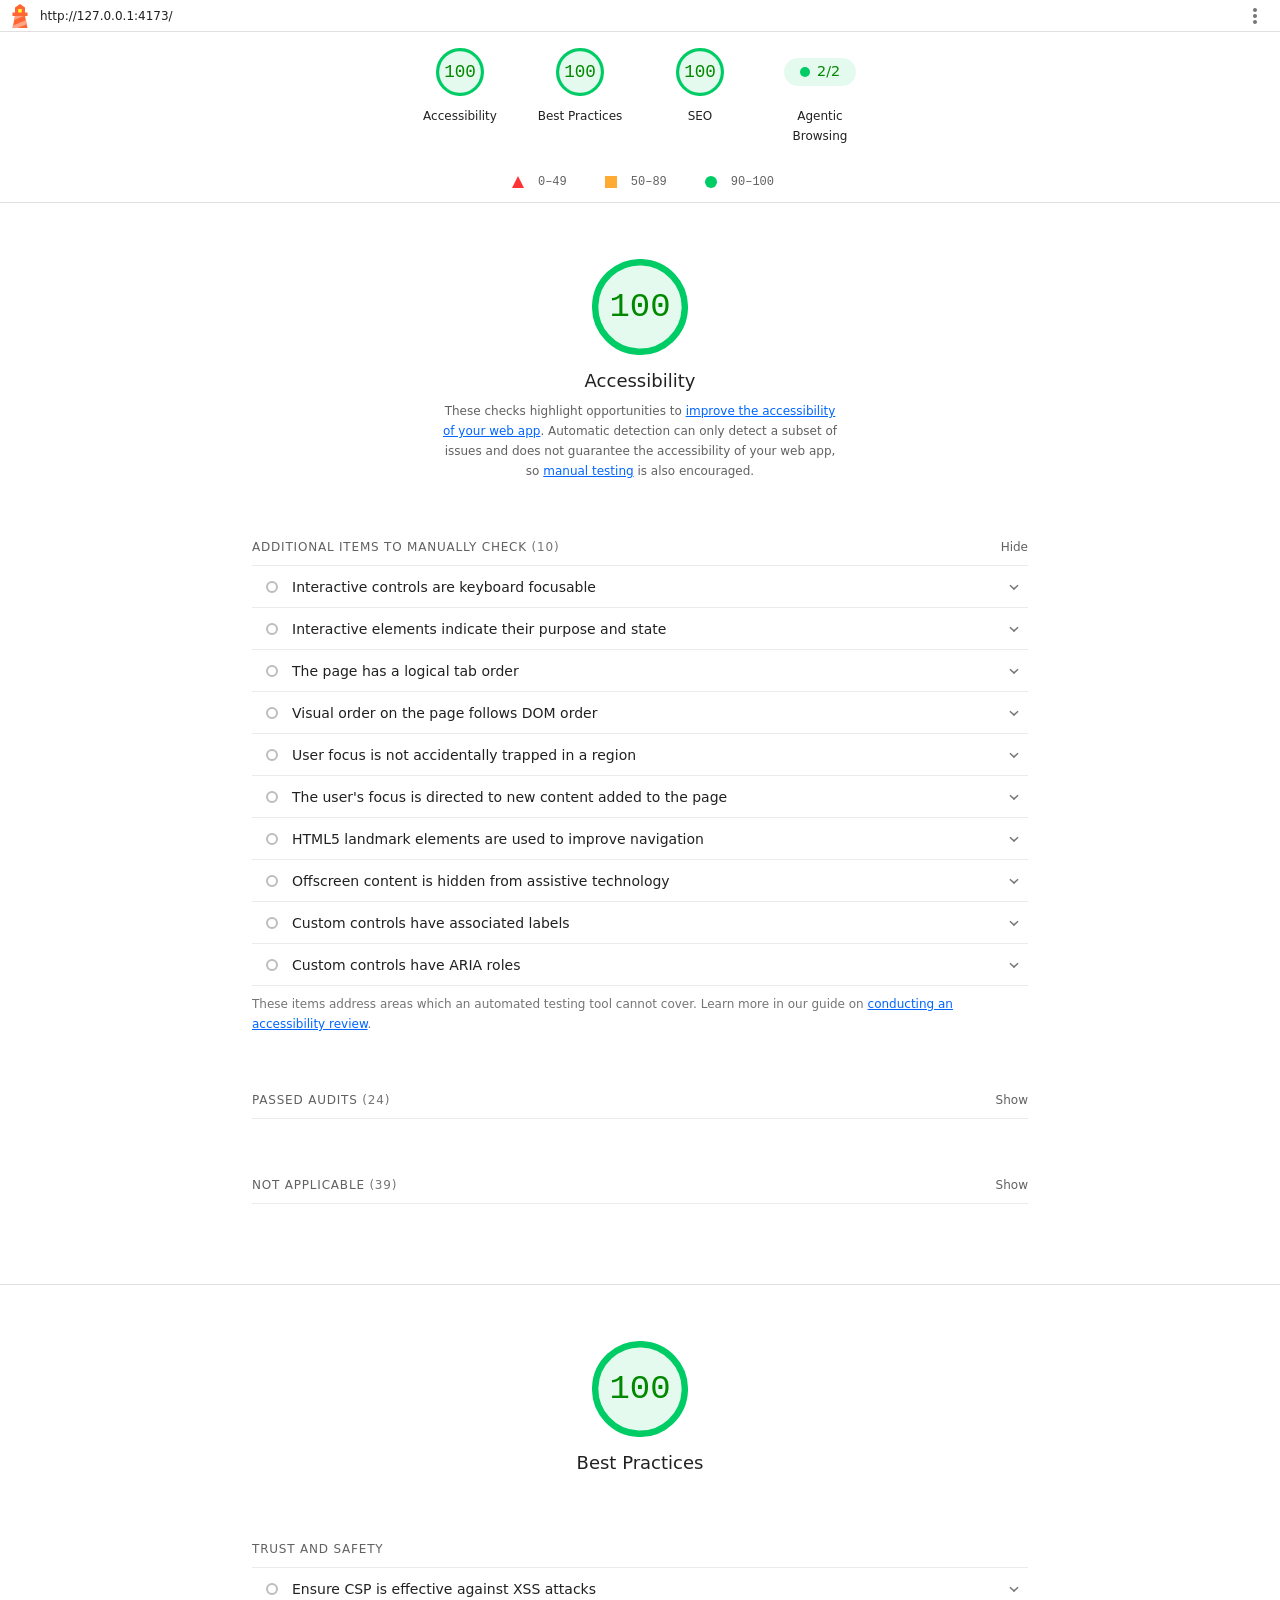
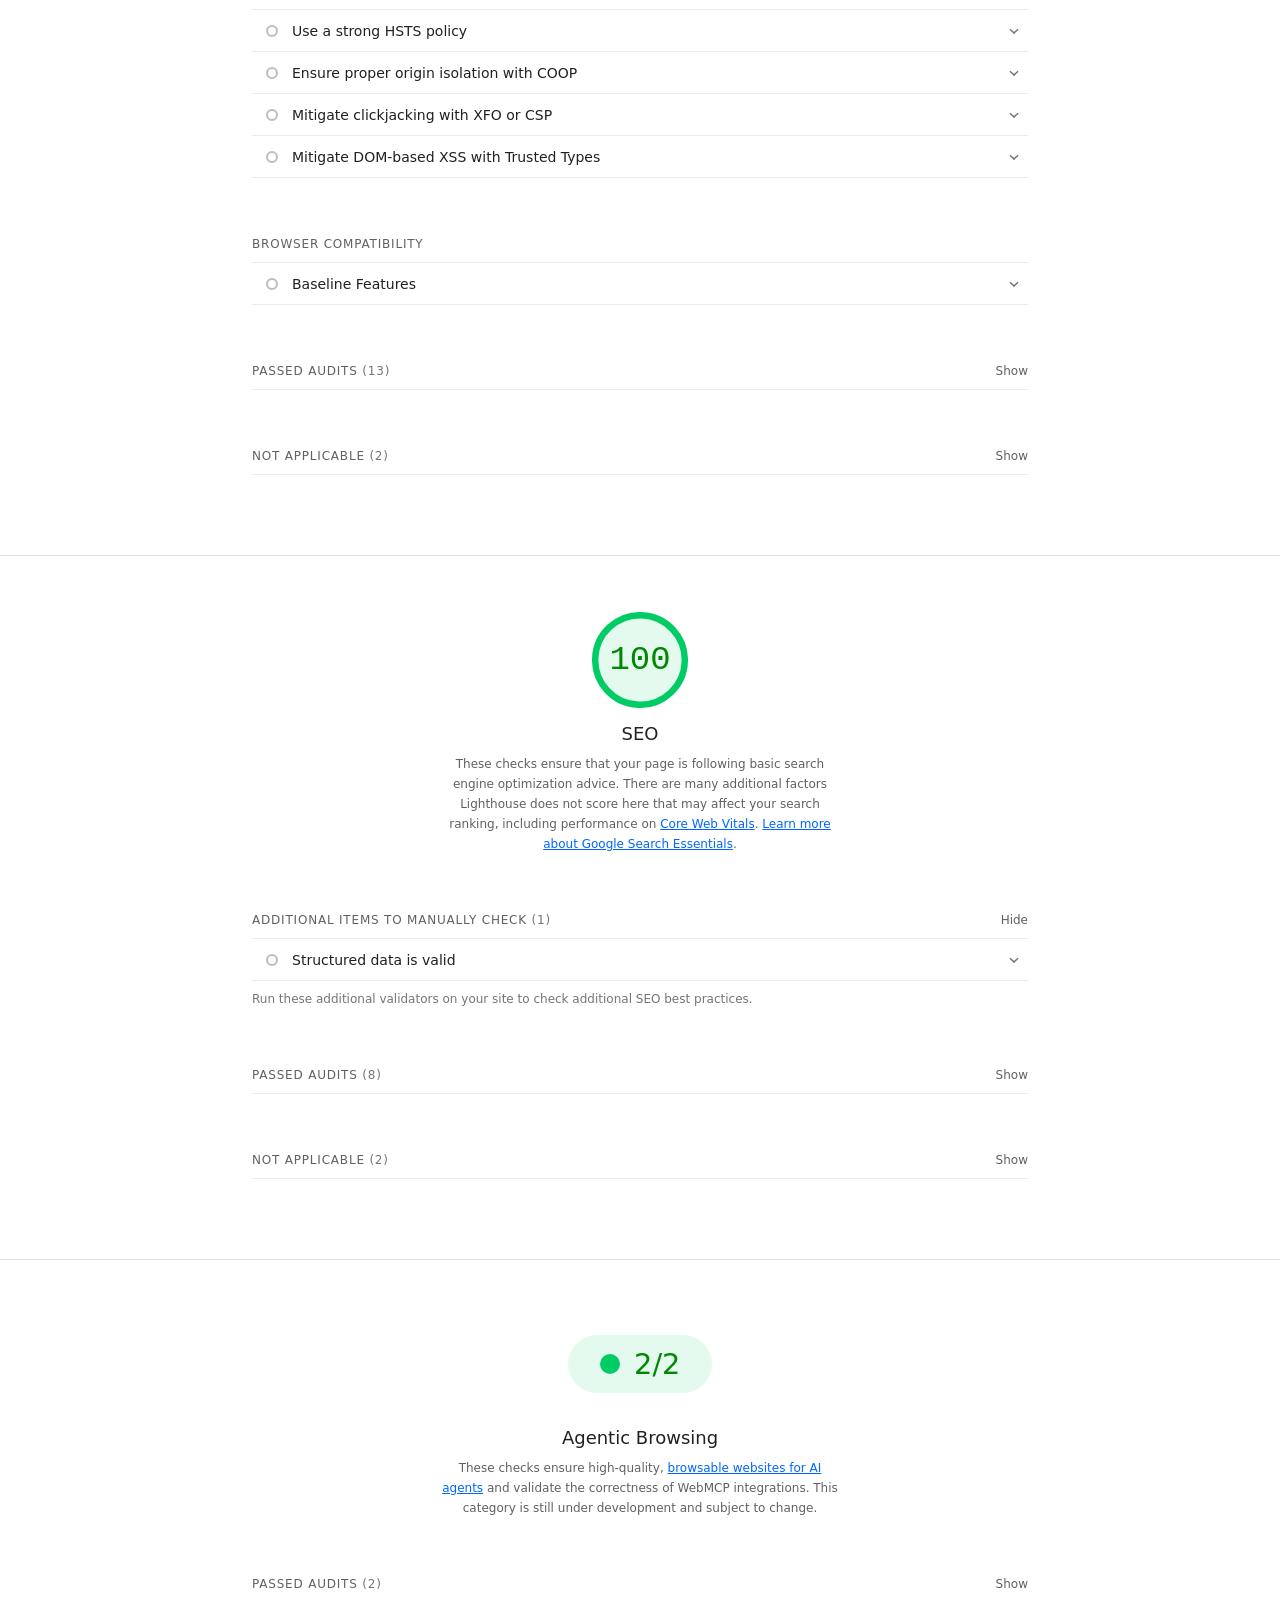
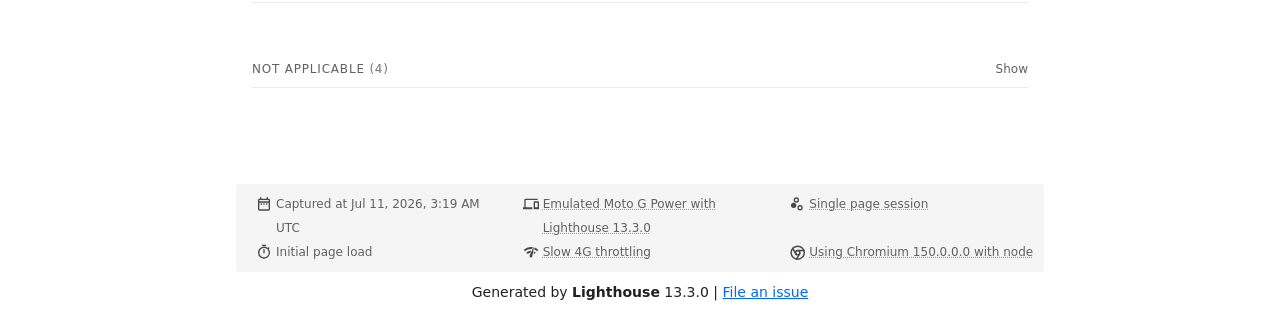
<file: lighthouse-mobile-final/report.html>
<!--
@license
Copyright 2018 Google LLC
SPDX-License-Identifier: Apache-2.0
-->
<!doctype html>
<html lang="en">
<head>
  <meta charset="utf-8">
  <meta name="viewport" content="width=device-width, initial-scale=1, minimum-scale=1">
  <link rel="icon" href='data:image/svg+xml;utf8,<svg fill="none" xmlns="http://www.w3.org/2000/svg" viewBox="0 0 48 48"><path d="m14 7 10-7 10 7v10h5v7h-5l5 24H9l5-24H9v-7h5V7Z" fill="%23F63"/><path d="M31.561 24H14l-1.689 8.105L31.561 24ZM18.983 48H9l1.022-4.907L35.723 32.27l1.663 7.98L18.983 48Z" fill="%23FFA385"/><path fill="%23FF3" d="M20.5 10h7v7h-7z"/></svg>'>
  <title>Lighthouse Report</title>
  <style>body {margin: 0}</style>
</head>
<body>
  <noscript>Lighthouse report requires JavaScript. Please enable.</noscript>

  <div id="lh-log"></div>

  <script>window.__LIGHTHOUSE_JSON__ = {"lighthouseVersion":"13.3.0","requestedUrl":"http://127.0.0.1:4173/","mainDocumentUrl":"http://127.0.0.1:4173/","finalDisplayedUrl":"http://127.0.0.1:4173/","finalUrl":"http://127.0.0.1:4173/","fetchTime":"2026-07-11T03:19:19.919Z","gatherMode":"navigation","runWarnings":[],"userAgent":"Mozilla/5.0 (Windows NT 10.0; Win64; x64) AppleWebKit/537.36 (KHTML, like Gecko) Chrome/150.0.0.0 Safari/537.36","environment":{"hostUserAgent":"Mozilla/5.0 (Windows NT 10.0; Win64; x64) AppleWebKit/537.36 (KHTML, like Gecko) Chrome/150.0.0.0 Safari/537.36","benchmarkIndex":2167.5,"credits":{"axe-core":"4.11.4"}},"audits":{"is-on-https":{"id":"is-on-https","title":"Uses HTTPS","description":"All sites should be protected with HTTPS, even ones that don't handle sensitive data. This includes avoiding [mixed content](https://developers.google.com/web/fundamentals/security/prevent-mixed-content/what-is-mixed-content), where some resources are loaded over HTTP despite the initial request being served over HTTPS. HTTPS prevents intruders from tampering with or passively listening in on the communications between your app and your users, and is a prerequisite for HTTP/2 and many new web platform APIs. [Learn more about HTTPS](https://developer.chrome.com/docs/lighthouse/pwa/is-on-https/).","score":1,"scoreDisplayMode":"binary","details":{"type":"table","headings":[{"key":"url","valueType":"url","label":"Insecure URL"},{"key":"resolution","valueType":"text","label":"Request Resolution"}],"items":[]}},"redirects-http":{"id":"redirects-http","title":"Redirects HTTP traffic to HTTPS","description":"Make sure that you redirect all HTTP traffic to HTTPS in order to enable secure web features for all your users. [Learn more](https://developer.chrome.com/docs/lighthouse/pwa/redirects-http/).","score":null,"scoreDisplayMode":"notApplicable"},"cumulative-layout-shift":{"id":"cumulative-layout-shift","title":"Cumulative Layout Shift","description":"Cumulative Layout Shift measures the movement of visible elements within the viewport. [Learn more about the Cumulative Layout Shift metric](https://web.dev/articles/cls).","score":1,"scoreDisplayMode":"numeric","numericValue":0,"numericUnit":"unitless","displayValue":"0","scoringOptions":{"p10":0.1,"median":0.25},"details":{"type":"debugdata","items":[{"cumulativeLayoutShiftMainFrame":0,"newEngineResult":{"cumulativeLayoutShift":0,"cumulativeLayoutShiftMainFrame":0},"newEngineResultDiffered":false}]}},"errors-in-console":{"id":"errors-in-console","title":"No browser errors logged to the console","description":"Errors logged to the console indicate unresolved problems. They can come from network request failures and other browser concerns. [Learn more about this errors in console diagnostic audit](https://developer.chrome.com/docs/lighthouse/best-practices/errors-in-console/)","score":1,"scoreDisplayMode":"binary","details":{"type":"table","headings":[{"key":"sourceLocation","valueType":"source-location","label":"Source"},{"key":"description","valueType":"code","label":"Description"}],"items":[]}},"image-aspect-ratio":{"id":"image-aspect-ratio","title":"Displays images with correct aspect ratio","description":"Image display dimensions should match natural aspect ratio. [Learn more about image aspect ratio](https://developer.chrome.com/docs/lighthouse/best-practices/image-aspect-ratio/).","score":1,"scoreDisplayMode":"binary","details":{"type":"table","headings":[{"key":"node","valueType":"node","label":""},{"key":"url","valueType":"url","label":"URL"},{"key":"displayedAspectRatio","valueType":"text","label":"Aspect Ratio (Displayed)"},{"key":"actualAspectRatio","valueType":"text","label":"Aspect Ratio (Actual)"}],"items":[]}},"image-size-responsive":{"id":"image-size-responsive","title":"Serves images with appropriate resolution","description":"Image natural dimensions should be proportional to the display size and the pixel ratio to maximize image clarity. [Learn how to provide responsive images](https://web.dev/articles/serve-responsive-images).","score":1,"scoreDisplayMode":"binary","details":{"type":"table","headings":[{"key":"node","valueType":"node","label":""},{"key":"url","valueType":"url","label":"URL"},{"key":"displayedSize","valueType":"text","label":"Displayed size"},{"key":"actualSize","valueType":"text","label":"Actual size"},{"key":"expectedSize","valueType":"text","label":"Expected size"}],"items":[]}},"deprecations":{"id":"deprecations","title":"Avoids deprecated APIs","description":"Deprecated APIs will eventually be removed from the browser. [Learn more about deprecated APIs](https://developer.chrome.com/docs/lighthouse/best-practices/deprecations/).","score":1,"scoreDisplayMode":"binary","details":{"type":"table","headings":[{"key":"value","valueType":"text","label":"Deprecation / Warning"},{"key":"source","valueType":"source-location","label":"Source"}],"items":[]}},"third-party-cookies":{"id":"third-party-cookies","title":"Avoids third-party cookies","description":"Third-party cookies may be blocked in some contexts. [Learn more about preparing for third-party cookie restrictions](https://privacysandbox.google.com/cookies/prepare/overview).","score":1,"scoreDisplayMode":"binary","details":{"type":"table","headings":[{"key":"name","valueType":"text","label":"Name"},{"key":"url","valueType":"url","label":"URL"}],"items":[]}},"valid-source-maps":{"id":"valid-source-maps","title":"Page has valid source maps","description":"Source maps translate minified code to the original source code. This helps developers debug in production. In addition, Lighthouse is able to provide further insights. Consider deploying source maps to take advantage of these benefits. [Learn more about source maps](https://developer.chrome.com/docs/devtools/javascript/source-maps/).","score":1,"scoreDisplayMode":"binary","details":{"type":"table","headings":[{"key":"scriptUrl","valueType":"url","subItemsHeading":{"key":"error"},"label":"URL"},{"key":"sourceMapUrl","valueType":"url","label":"Map URL"}],"items":[]}},"csp-xss":{"id":"csp-xss","title":"Ensure CSP is effective against XSS attacks","description":"A strong Content Security Policy (CSP) significantly reduces the risk of cross-site scripting (XSS) attacks. [Learn how to use a CSP to prevent XSS](https://developer.chrome.com/docs/lighthouse/best-practices/csp-xss/)","score":1,"scoreDisplayMode":"informative","details":{"type":"table","headings":[{"key":"description","valueType":"text","subItemsHeading":{"key":"description"},"label":"Description"},{"key":"directive","valueType":"code","subItemsHeading":{"key":"directive"},"label":"Directive"},{"key":"severity","valueType":"text","subItemsHeading":{"key":"severity"},"label":"Severity"}],"items":[{"severity":"High","description":"No CSP found in enforcement mode"}]}},"has-hsts":{"id":"has-hsts","title":"Use a strong HSTS policy","description":"Deployment of the HSTS header significantly reduces the risk of downgrading HTTP connections and eavesdropping attacks. A rollout in stages, starting with a low max-age is recommended. [Learn more about using a strong HSTS policy.](https://developer.chrome.com/docs/lighthouse/best-practices/has-hsts)","score":1,"scoreDisplayMode":"informative","details":{"type":"table","headings":[{"key":"description","valueType":"text","subItemsHeading":{"key":"description"},"label":"Description"},{"key":"directive","valueType":"code","subItemsHeading":{"key":"directive"},"label":"Directive"},{"key":"severity","valueType":"text","subItemsHeading":{"key":"severity"},"label":"Severity"}],"items":[{"severity":"High","description":"No HSTS header found"}]}},"origin-isolation":{"id":"origin-isolation","title":"Ensure proper origin isolation with COOP","description":"The Cross-Origin-Opener-Policy (COOP) can be used to isolate the top-level window from other documents such as pop-ups. [Learn more about deploying the COOP header.](https://web.dev/articles/why-coop-coep#coop)","score":1,"scoreDisplayMode":"informative","details":{"type":"table","headings":[{"key":"description","valueType":"text","subItemsHeading":{"key":"description"},"label":"Description"},{"key":"directive","valueType":"code","subItemsHeading":{"key":"directive"},"label":"Directive"},{"key":"severity","valueType":"text","subItemsHeading":{"key":"severity"},"label":"Severity"}],"items":[{"description":"No COOP header found","severity":"High"}]}},"clickjacking-mitigation":{"id":"clickjacking-mitigation","title":"Mitigate clickjacking with XFO or CSP","description":"The `X-Frame-Options` (XFO) header or the `frame-ancestors` directive in the `Content-Security-Policy` (CSP) header control where a page can be embedded. These can mitigate clickjacking attacks by blocking some or all sites from embedding the page. [Learn more about mitigating clickjacking](https://developer.chrome.com/docs/lighthouse/best-practices/clickjacking-mitigation).","score":1,"scoreDisplayMode":"informative","details":{"type":"table","headings":[{"key":"description","valueType":"text","subItemsHeading":{"key":"description"},"label":"Description"},{"key":"severity","valueType":"text","subItemsHeading":{"key":"severity"},"label":"Severity"}],"items":[{"severity":"High","description":"No frame control policy found"}]}},"trusted-types-xss":{"id":"trusted-types-xss","title":"Mitigate DOM-based XSS with Trusted Types","description":"The `require-trusted-types-for` directive in the `Content-Security-Policy` (CSP) header instructs user agents to control the data passed to DOM XSS sink functions. [Learn more about mitigating DOM-based XSS with Trusted Types](https://developer.chrome.com/docs/lighthouse/best-practices/trusted-types-xss).","score":1,"scoreDisplayMode":"informative","details":{"type":"table","headings":[{"key":"description","valueType":"text","subItemsHeading":{"key":"description"},"label":"Description"},{"key":"severity","valueType":"text","subItemsHeading":{"key":"severity"},"label":"Severity"}],"items":[{"severity":"High","description":"No `Content-Security-Policy` header with Trusted Types directive found"}]}},"accesskeys":{"id":"accesskeys","title":"`[accesskey]` values are unique","description":"Access keys let users quickly focus a part of the page. For proper navigation, each access key must be unique. [Learn more about access keys](https://dequeuniversity.com/rules/axe/4.11/accesskeys).","score":null,"scoreDisplayMode":"notApplicable"},"aria-allowed-attr":{"id":"aria-allowed-attr","title":"`[aria-*]` attributes match their roles","description":"Each ARIA `role` supports a specific subset of `aria-*` attributes. Mismatching these invalidates the `aria-*` attributes. [Learn how to match ARIA attributes to their roles](https://dequeuniversity.com/rules/axe/4.11/aria-allowed-attr).","score":1,"scoreDisplayMode":"binary","details":{"type":"table","headings":[{"key":"node","valueType":"node","subItemsHeading":{"key":"relatedNode","valueType":"node"},"label":"Failing Elements"}],"items":[]}},"aria-allowed-role":{"id":"aria-allowed-role","title":"Uses ARIA roles only on compatible elements","description":"Many HTML elements can only be assigned certain ARIA roles. Using ARIA roles where they are not allowed can interfere with the accessibility of the web page. [Learn more about ARIA roles](https://dequeuniversity.com/rules/axe/4.11/aria-allowed-role).","score":null,"scoreDisplayMode":"notApplicable"},"aria-command-name":{"id":"aria-command-name","title":"`button`, `link`, and `menuitem` elements have accessible names","description":"When an element doesn't have an accessible name, screen readers announce it with a generic name, making it unusable for users who rely on screen readers. [Learn how to make command elements more accessible](https://dequeuniversity.com/rules/axe/4.11/aria-command-name).","score":null,"scoreDisplayMode":"notApplicable"},"aria-conditional-attr":{"id":"aria-conditional-attr","title":"ARIA attributes are used as specified for the element's role","description":"Some ARIA attributes are only allowed on an element under certain conditions. [Learn more about conditional ARIA attributes](https://dequeuniversity.com/rules/axe/4.11/aria-conditional-attr).","score":1,"scoreDisplayMode":"binary","details":{"type":"table","headings":[{"key":"node","valueType":"node","subItemsHeading":{"key":"relatedNode","valueType":"node"},"label":"Failing Elements"}],"items":[]}},"aria-deprecated-role":{"id":"aria-deprecated-role","title":"Deprecated ARIA roles were not used","description":"Deprecated ARIA roles may not be processed correctly by assistive technology. [Learn more about deprecated ARIA roles](https://dequeuniversity.com/rules/axe/4.11/aria-deprecated-role).","score":1,"scoreDisplayMode":"binary","details":{"type":"table","headings":[{"key":"node","valueType":"node","subItemsHeading":{"key":"relatedNode","valueType":"node"},"label":"Failing Elements"}],"items":[]}},"aria-dialog-name":{"id":"aria-dialog-name","title":"Elements with `role=\"dialog\"` or `role=\"alertdialog\"` have accessible names.","description":"ARIA dialog elements without accessible names may prevent screen readers users from discerning the purpose of these elements. [Learn how to make ARIA dialog elements more accessible](https://dequeuniversity.com/rules/axe/4.11/aria-dialog-name).","score":1,"scoreDisplayMode":"binary","details":{"type":"table","headings":[{"key":"node","valueType":"node","subItemsHeading":{"key":"relatedNode","valueType":"node"},"label":"Failing Elements"}],"items":[]}},"aria-hidden-body":{"id":"aria-hidden-body","title":"`[aria-hidden=\"true\"]` is not present on the document `\u003cbody>`","description":"Assistive technologies, like screen readers, work inconsistently when `aria-hidden=\"true\"` is set on the document `\u003cbody>`. [Learn how `aria-hidden` affects the document body](https://dequeuniversity.com/rules/axe/4.11/aria-hidden-body).","score":1,"scoreDisplayMode":"binary","details":{"type":"table","headings":[{"key":"node","valueType":"node","subItemsHeading":{"key":"relatedNode","valueType":"node"},"label":"Failing Elements"}],"items":[]}},"aria-hidden-focus":{"id":"aria-hidden-focus","title":"`[aria-hidden=\"true\"]` elements do not contain focusable descendents","description":"Focusable descendents within an `[aria-hidden=\"true\"]` element prevent those interactive elements from being available to users of assistive technologies like screen readers. [Learn how `aria-hidden` affects focusable elements](https://dequeuniversity.com/rules/axe/4.11/aria-hidden-focus).","score":1,"scoreDisplayMode":"binary","details":{"type":"table","headings":[{"key":"node","valueType":"node","subItemsHeading":{"key":"relatedNode","valueType":"node"},"label":"Failing Elements"}],"items":[]}},"aria-input-field-name":{"id":"aria-input-field-name","title":"ARIA input fields have accessible names","description":"When an input field doesn't have an accessible name, screen readers announce it with a generic name, making it unusable for users who rely on screen readers. [Learn more about input field labels](https://dequeuniversity.com/rules/axe/4.11/aria-input-field-name).","score":null,"scoreDisplayMode":"notApplicable"},"aria-meter-name":{"id":"aria-meter-name","title":"ARIA `meter` elements have accessible names","description":"When a meter element doesn't have an accessible name, screen readers announce it with a generic name, making it unusable for users who rely on screen readers. [Learn how to name `meter` elements](https://dequeuniversity.com/rules/axe/4.11/aria-meter-name).","score":null,"scoreDisplayMode":"notApplicable"},"aria-progressbar-name":{"id":"aria-progressbar-name","title":"ARIA `progressbar` elements have accessible names","description":"When a `progressbar` element doesn't have an accessible name, screen readers announce it with a generic name, making it unusable for users who rely on screen readers. [Learn how to label `progressbar` elements](https://dequeuniversity.com/rules/axe/4.11/aria-progressbar-name).","score":null,"scoreDisplayMode":"notApplicable"},"aria-prohibited-attr":{"id":"aria-prohibited-attr","title":"Elements use only permitted ARIA attributes","description":"Using ARIA attributes in roles where they are prohibited can mean that important information is not communicated to users of assistive technologies. [Learn more about prohibited ARIA roles](https://dequeuniversity.com/rules/axe/4.11/aria-prohibited-attr).","score":1,"scoreDisplayMode":"binary","details":{"type":"table","headings":[{"key":"node","valueType":"node","subItemsHeading":{"key":"relatedNode","valueType":"node"},"label":"Failing Elements"}],"items":[]}},"aria-required-attr":{"id":"aria-required-attr","title":"`[role]`s have all required `[aria-*]` attributes","description":"Some ARIA roles have required attributes that describe the state of the element to screen readers. [Learn more about roles and required attributes](https://dequeuniversity.com/rules/axe/4.11/aria-required-attr).","score":1,"scoreDisplayMode":"binary","details":{"type":"table","headings":[{"key":"node","valueType":"node","subItemsHeading":{"key":"relatedNode","valueType":"node"},"label":"Failing Elements"}],"items":[]}},"aria-required-children":{"id":"aria-required-children","title":"Elements with an ARIA `[role]` that require children to contain a specific `[role]` have all required children.","description":"Some ARIA parent roles must contain specific child roles to perform their intended accessibility functions. [Learn more about roles and required children elements](https://dequeuniversity.com/rules/axe/4.11/aria-required-children).","score":null,"scoreDisplayMode":"notApplicable"},"aria-required-parent":{"id":"aria-required-parent","title":"`[role]`s are contained by their required parent element","description":"Some ARIA child roles must be contained by specific parent roles to properly perform their intended accessibility functions. [Learn more about ARIA roles and required parent element](https://dequeuniversity.com/rules/axe/4.11/aria-required-parent).","score":null,"scoreDisplayMode":"notApplicable"},"aria-roles":{"id":"aria-roles","title":"`[role]` values are valid","description":"ARIA roles must have valid values in order to perform their intended accessibility functions. [Learn more about valid ARIA roles](https://dequeuniversity.com/rules/axe/4.11/aria-roles).","score":1,"scoreDisplayMode":"binary","details":{"type":"table","headings":[{"key":"node","valueType":"node","subItemsHeading":{"key":"relatedNode","valueType":"node"},"label":"Failing Elements"}],"items":[]}},"aria-text":{"id":"aria-text","title":"Elements with the `role=text` attribute do not have focusable descendents.","description":"Adding `role=text` around a text node split by markup enables VoiceOver to treat it as one phrase, but the element's focusable descendents will not be announced. [Learn more about the `role=text` attribute](https://dequeuniversity.com/rules/axe/4.11/aria-text).","score":null,"scoreDisplayMode":"notApplicable"},"aria-toggle-field-name":{"id":"aria-toggle-field-name","title":"ARIA toggle fields have accessible names","description":"When a toggle field doesn't have an accessible name, screen readers announce it with a generic name, making it unusable for users who rely on screen readers. [Learn more about toggle fields](https://dequeuniversity.com/rules/axe/4.11/aria-toggle-field-name).","score":null,"scoreDisplayMode":"notApplicable"},"aria-tooltip-name":{"id":"aria-tooltip-name","title":"ARIA `tooltip` elements have accessible names","description":"When a tooltip element doesn't have an accessible name, screen readers announce it with a generic name, making it unusable for users who rely on screen readers. [Learn how to name `tooltip` elements](https://dequeuniversity.com/rules/axe/4.11/aria-tooltip-name).","score":null,"scoreDisplayMode":"notApplicable"},"aria-treeitem-name":{"id":"aria-treeitem-name","title":"ARIA `treeitem` elements have accessible names","description":"When a `treeitem` element doesn't have an accessible name, screen readers announce it with a generic name, making it unusable for users who rely on screen readers. [Learn more about labeling `treeitem` elements](https://dequeuniversity.com/rules/axe/4.11/aria-treeitem-name).","score":null,"scoreDisplayMode":"notApplicable"},"aria-valid-attr-value":{"id":"aria-valid-attr-value","title":"`[aria-*]` attributes have valid values","description":"Assistive technologies, like screen readers, can't interpret ARIA attributes with invalid values. [Learn more about valid values for ARIA attributes](https://dequeuniversity.com/rules/axe/4.11/aria-valid-attr-value).","score":1,"scoreDisplayMode":"binary","details":{"type":"table","headings":[{"key":"node","valueType":"node","subItemsHeading":{"key":"relatedNode","valueType":"node"},"label":"Failing Elements"}],"items":[]}},"aria-valid-attr":{"id":"aria-valid-attr","title":"`[aria-*]` attributes are valid and not misspelled","description":"Assistive technologies, like screen readers, can't interpret ARIA attributes with invalid names. [Learn more about valid ARIA attributes](https://dequeuniversity.com/rules/axe/4.11/aria-valid-attr).","score":1,"scoreDisplayMode":"binary","details":{"type":"table","headings":[{"key":"node","valueType":"node","subItemsHeading":{"key":"relatedNode","valueType":"node"},"label":"Failing Elements"}],"items":[]}},"button-name":{"id":"button-name","title":"Buttons have an accessible name","description":"When a button doesn't have an accessible name, screen readers announce it as \"button\", making it unusable for users who rely on screen readers. [Learn how to make buttons more accessible](https://dequeuniversity.com/rules/axe/4.11/button-name).","score":1,"scoreDisplayMode":"binary","details":{"type":"table","headings":[{"key":"node","valueType":"node","subItemsHeading":{"key":"relatedNode","valueType":"node"},"label":"Failing Elements"}],"items":[]}},"bypass":{"id":"bypass","title":"The page contains a heading, skip link, or landmark region","description":"Adding ways to bypass repetitive content lets keyboard users navigate the page more efficiently. [Learn more about bypass blocks](https://dequeuniversity.com/rules/axe/4.11/bypass).","score":null,"scoreDisplayMode":"notApplicable"},"color-contrast":{"id":"color-contrast","title":"Background and foreground colors have a sufficient contrast ratio","description":"Low-contrast text is difficult or impossible for many users to read. [Learn how to provide sufficient color contrast](https://dequeuniversity.com/rules/axe/4.11/color-contrast).","score":1,"scoreDisplayMode":"binary","details":{"type":"table","headings":[{"key":"node","valueType":"node","subItemsHeading":{"key":"relatedNode","valueType":"node"},"label":"Failing Elements"}],"items":[]}},"definition-list":{"id":"definition-list","title":"`\u003cdl>`'s contain only properly-ordered `\u003cdt>` and `\u003cdd>` groups, `\u003cscript>`, `\u003ctemplate>` or `\u003cdiv>` elements.","description":"When definition lists are not properly marked up, screen readers may produce confusing or inaccurate output. [Learn how to structure definition lists correctly](https://dequeuniversity.com/rules/axe/4.11/definition-list).","score":null,"scoreDisplayMode":"notApplicable"},"dlitem":{"id":"dlitem","title":"Definition list items are wrapped in `\u003cdl>` elements","description":"Definition list items (`\u003cdt>` and `\u003cdd>`) must be wrapped in a parent `\u003cdl>` element to ensure that screen readers can properly announce them. [Learn how to structure definition lists correctly](https://dequeuniversity.com/rules/axe/4.11/dlitem).","score":null,"scoreDisplayMode":"notApplicable"},"document-title":{"id":"document-title","title":"Document has a `\u003ctitle>` element","description":"The title gives screen reader users an overview of the page, and search engine users rely on it heavily to determine if a page is relevant to their search. [Learn more about document titles](https://dequeuniversity.com/rules/axe/4.11/document-title).","score":1,"scoreDisplayMode":"binary","details":{"type":"table","headings":[{"key":"node","valueType":"node","subItemsHeading":{"key":"relatedNode","valueType":"node"},"label":"Failing Elements"}],"items":[]}},"duplicate-id-aria":{"id":"duplicate-id-aria","title":"ARIA IDs are unique","description":"The value of an ARIA ID must be unique to prevent other instances from being overlooked by assistive technologies. [Learn how to fix duplicate ARIA IDs](https://dequeuniversity.com/rules/axe/4.11/duplicate-id-aria).","score":null,"scoreDisplayMode":"notApplicable"},"empty-heading":{"id":"empty-heading","title":"All heading elements contain content.","description":"A heading with no content or inaccessible text prevent screen reader users from accessing information on the page's structure. [Learn more about headings](https://dequeuniversity.com/rules/axe/4.11/empty-heading).","score":null,"scoreDisplayMode":"notApplicable"},"form-field-multiple-labels":{"id":"form-field-multiple-labels","title":"No form fields have multiple labels","description":"Form fields with multiple labels can be confusingly announced by assistive technologies like screen readers which use either the first, the last, or all of the labels. [Learn how to use form labels](https://dequeuniversity.com/rules/axe/4.11/form-field-multiple-labels).","score":null,"scoreDisplayMode":"notApplicable"},"frame-title":{"id":"frame-title","title":"`\u003cframe>` or `\u003ciframe>` elements have a title","description":"Screen reader users rely on frame titles to describe the contents of frames. [Learn more about frame titles](https://dequeuniversity.com/rules/axe/4.11/frame-title).","score":null,"scoreDisplayMode":"notApplicable"},"heading-order":{"id":"heading-order","title":"Heading elements appear in a sequentially-descending order","description":"Properly ordered headings that do not skip levels convey the semantic structure of the page, making it easier to navigate and understand when using assistive technologies. [Learn more about heading order](https://dequeuniversity.com/rules/axe/4.11/heading-order).","score":1,"scoreDisplayMode":"binary","details":{"type":"table","headings":[{"key":"node","valueType":"node","subItemsHeading":{"key":"relatedNode","valueType":"node"},"label":"Failing Elements"}],"items":[]}},"html-has-lang":{"id":"html-has-lang","title":"`\u003chtml>` element has a `[lang]` attribute","description":"If a page doesn't specify a `lang` attribute, a screen reader assumes that the page is in the default language that the user chose when setting up the screen reader. If the page isn't actually in the default language, then the screen reader might not announce the page's text correctly. [Learn more about the `lang` attribute](https://dequeuniversity.com/rules/axe/4.11/html-has-lang).","score":1,"scoreDisplayMode":"binary","details":{"type":"table","headings":[{"key":"node","valueType":"node","subItemsHeading":{"key":"relatedNode","valueType":"node"},"label":"Failing Elements"}],"items":[]}},"html-lang-valid":{"id":"html-lang-valid","title":"`\u003chtml>` element has a valid value for its `[lang]` attribute","description":"Specifying a valid [BCP 47 language](https://www.w3.org/International/questions/qa-choosing-language-tags#question) helps screen readers announce text properly. [Learn how to use the `lang` attribute](https://dequeuniversity.com/rules/axe/4.11/html-lang-valid).","score":1,"scoreDisplayMode":"binary","details":{"type":"table","headings":[{"key":"node","valueType":"node","subItemsHeading":{"key":"relatedNode","valueType":"node"},"label":"Failing Elements"}],"items":[]}},"html-xml-lang-mismatch":{"id":"html-xml-lang-mismatch","title":"`\u003chtml>` element has an `[xml:lang]` attribute with the same base language as the `[lang]` attribute.","description":"If the webpage does not specify a consistent language, then the screen reader might not announce the page's text correctly. [Learn more about the `lang` attribute](https://dequeuniversity.com/rules/axe/4.11/html-xml-lang-mismatch).","score":null,"scoreDisplayMode":"notApplicable"},"identical-links-same-purpose":{"id":"identical-links-same-purpose","title":"Identical links have the same purpose.","description":"Links with the same destination should have the same description, to help users understand the link's purpose and decide whether to follow it. [Learn more about identical links](https://dequeuniversity.com/rules/axe/4.11/identical-links-same-purpose).","score":null,"scoreDisplayMode":"notApplicable"},"image-alt":{"id":"image-alt","title":"Image elements have `[alt]` attributes","description":"Informative elements should aim for short, descriptive alternate text. Decorative elements can be ignored with an empty alt attribute. [Learn more about the `alt` attribute](https://dequeuniversity.com/rules/axe/4.11/image-alt).","score":1,"scoreDisplayMode":"binary","details":{"type":"table","headings":[{"key":"node","valueType":"node","subItemsHeading":{"key":"relatedNode","valueType":"node"},"label":"Failing Elements"}],"items":[]}},"image-redundant-alt":{"id":"image-redundant-alt","title":"Image elements do not have `[alt]` attributes that are redundant text.","description":"Informative elements should aim for short, descriptive alternative text. Alternative text that is exactly the same as the text adjacent to the link or image is potentially confusing for screen reader users, because the text will be read twice. [Learn more about the `alt` attribute](https://dequeuniversity.com/rules/axe/4.11/image-redundant-alt).","score":null,"scoreDisplayMode":"notApplicable"},"input-button-name":{"id":"input-button-name","title":"Input buttons have discernible text.","description":"Adding discernable and accessible text to input buttons may help screen reader users understand the purpose of the input button. [Learn more about input buttons](https://dequeuniversity.com/rules/axe/4.11/input-button-name).","score":null,"scoreDisplayMode":"notApplicable"},"input-image-alt":{"id":"input-image-alt","title":"`\u003cinput type=\"image\">` elements have `[alt]` text","description":"When an image is being used as an `\u003cinput>` button, providing alternative text can help screen reader users understand the purpose of the button. [Learn about input image alt text](https://dequeuniversity.com/rules/axe/4.11/input-image-alt).","score":null,"scoreDisplayMode":"notApplicable"},"label-content-name-mismatch":{"id":"label-content-name-mismatch","title":"Elements with visible text labels have matching accessible names.","description":"Visible text labels that do not match the accessible name can result in a confusing experience for screen reader users. [Learn more about accessible names](https://dequeuniversity.com/rules/axe/4.11/label-content-name-mismatch).","score":1,"scoreDisplayMode":"binary","details":{"type":"table","headings":[{"key":"node","valueType":"node","subItemsHeading":{"key":"relatedNode","valueType":"node"},"label":"Failing Elements"}],"items":[]}},"label":{"id":"label","title":"Form elements have associated labels","description":"Labels ensure that form controls are announced properly by assistive technologies, like screen readers. [Learn more about form element labels](https://dequeuniversity.com/rules/axe/4.11/label).","score":null,"scoreDisplayMode":"notApplicable"},"landmark-one-main":{"id":"landmark-one-main","title":"Document has a main landmark.","description":"One main landmark helps screen reader users navigate a web page. [Learn more about landmarks](https://dequeuniversity.com/rules/axe/4.11/landmark-one-main).","score":1,"scoreDisplayMode":"binary","details":{"type":"table","headings":[{"key":"node","valueType":"node","subItemsHeading":{"key":"relatedNode","valueType":"node"},"label":"Failing Elements"}],"items":[]}},"link-name":{"id":"link-name","title":"Links have a discernible name","description":"Link text (and alternate text for images, when used as links) that is discernible, unique, and focusable improves the navigation experience for screen reader users. [Learn how to make links accessible](https://dequeuniversity.com/rules/axe/4.11/link-name).","score":1,"scoreDisplayMode":"binary","details":{"type":"table","headings":[{"key":"node","valueType":"node","subItemsHeading":{"key":"relatedNode","valueType":"node"},"label":"Failing Elements"}],"items":[]}},"link-in-text-block":{"id":"link-in-text-block","title":"Links are distinguishable without relying on color.","description":"Low-contrast text is difficult or impossible for many users to read. Link text that is discernible improves the experience for users with low vision. [Learn how to make links distinguishable](https://dequeuniversity.com/rules/axe/4.11/link-in-text-block).","score":null,"scoreDisplayMode":"notApplicable"},"list":{"id":"list","title":"Lists contain only `\u003cli>` elements and script supporting elements (`\u003cscript>` and `\u003ctemplate>`).","description":"Screen readers have a specific way of announcing lists. Ensuring proper list structure aids screen reader output. [Learn more about proper list structure](https://dequeuniversity.com/rules/axe/4.11/list).","score":null,"scoreDisplayMode":"notApplicable"},"listitem":{"id":"listitem","title":"List items (`\u003cli>`) are contained within `\u003cul>`, `\u003col>` or `\u003cmenu>` parent elements","description":"Screen readers require list items (`\u003cli>`) to be contained within a parent `\u003cul>`, `\u003col>` or `\u003cmenu>` to be announced properly. [Learn more about proper list structure](https://dequeuniversity.com/rules/axe/4.11/listitem).","score":null,"scoreDisplayMode":"notApplicable"},"meta-refresh":{"id":"meta-refresh","title":"The document does not use `\u003cmeta http-equiv=\"refresh\">`","description":"Users do not expect a page to refresh automatically, and doing so will move focus back to the top of the page. This may create a frustrating or confusing experience. [Learn more about the refresh meta tag](https://dequeuniversity.com/rules/axe/4.11/meta-refresh).","score":null,"scoreDisplayMode":"notApplicable"},"meta-viewport":{"id":"meta-viewport","title":"`[user-scalable=\"no\"]` is not used in the `\u003cmeta name=\"viewport\">` element and the `[maximum-scale]` attribute is not less than 5.","description":"Disabling zooming is problematic for users with low vision who rely on screen magnification to properly see the contents of a web page. [Learn more about the viewport meta tag](https://dequeuniversity.com/rules/axe/4.11/meta-viewport).","score":1,"scoreDisplayMode":"binary","details":{"type":"table","headings":[{"key":"node","valueType":"node","subItemsHeading":{"key":"relatedNode","valueType":"node"},"label":"Failing Elements"}],"items":[]}},"object-alt":{"id":"object-alt","title":"`\u003cobject>` elements have alternate text","description":"Screen readers cannot translate non-text content. Adding alternate text to `\u003cobject>` elements helps screen readers convey meaning to users. [Learn more about alt text for `object` elements](https://dequeuniversity.com/rules/axe/4.11/object-alt).","score":null,"scoreDisplayMode":"notApplicable"},"select-name":{"id":"select-name","title":"Select elements have associated label elements.","description":"Form elements without effective labels can create frustrating experiences for screen reader users. [Learn more about the `select` element](https://dequeuniversity.com/rules/axe/4.11/select-name).","score":null,"scoreDisplayMode":"notApplicable"},"skip-link":{"id":"skip-link","title":"Skip links are focusable.","description":"Including a skip link can help users skip to the main content to save time. [Learn more about skip links](https://dequeuniversity.com/rules/axe/4.11/skip-link).","score":1,"scoreDisplayMode":"binary","details":{"type":"table","headings":[{"key":"node","valueType":"node","subItemsHeading":{"key":"relatedNode","valueType":"node"},"label":"Failing Elements"}],"items":[]}},"tabindex":{"id":"tabindex","title":"No element has a `[tabindex]` value greater than 0","description":"A value greater than 0 implies an explicit navigation ordering. Although technically valid, this often creates frustrating experiences for users who rely on assistive technologies. [Learn more about the `tabindex` attribute](https://dequeuniversity.com/rules/axe/4.11/tabindex).","score":1,"scoreDisplayMode":"binary","details":{"type":"table","headings":[{"key":"node","valueType":"node","subItemsHeading":{"key":"relatedNode","valueType":"node"},"label":"Failing Elements"}],"items":[]}},"table-duplicate-name":{"id":"table-duplicate-name","title":"Tables have different content in the summary attribute and `\u003ccaption>`.","description":"The summary attribute should describe the table structure, while `\u003ccaption>` should have the onscreen title. Accurate table mark-up helps users of screen readers. [Learn more about summary and caption](https://dequeuniversity.com/rules/axe/4.11/table-duplicate-name).","score":null,"scoreDisplayMode":"notApplicable"},"table-fake-caption":{"id":"table-fake-caption","title":"Tables use `\u003ccaption>` instead of cells with the `[colspan]` attribute to indicate a caption.","description":"Screen readers have features to make navigating tables easier. Ensuring that tables use the actual caption element instead of cells with the `[colspan]` attribute may improve the experience for screen reader users. [Learn more about captions](https://dequeuniversity.com/rules/axe/4.11/table-fake-caption).","score":null,"scoreDisplayMode":"notApplicable"},"target-size":{"id":"target-size","title":"Touch targets have sufficient size and spacing.","description":"Touch targets with sufficient size and spacing help users who may have difficulty targeting small controls to activate the targets. [Learn more about touch targets](https://dequeuniversity.com/rules/axe/4.11/target-size).","score":1,"scoreDisplayMode":"binary","details":{"type":"table","headings":[{"key":"node","valueType":"node","subItemsHeading":{"key":"relatedNode","valueType":"node"},"label":"Failing Elements"}],"items":[]}},"td-has-header":{"id":"td-has-header","title":"`\u003ctd>` elements in a large `\u003ctable>` have one or more table headers.","description":"Screen readers have features to make navigating tables easier. Ensuring that `\u003ctd>` elements in a large table (3 or more cells in width and height) have an associated table header may improve the experience for screen reader users. [Learn more about table headers](https://dequeuniversity.com/rules/axe/4.11/td-has-header).","score":null,"scoreDisplayMode":"notApplicable"},"td-headers-attr":{"id":"td-headers-attr","title":"Cells in a `\u003ctable>` element that use the `[headers]` attribute refer to table cells within the same table.","description":"Screen readers have features to make navigating tables easier. Ensuring `\u003ctd>` cells using the `[headers]` attribute only refer to other cells in the same table may improve the experience for screen reader users. [Learn more about the `headers` attribute](https://dequeuniversity.com/rules/axe/4.11/td-headers-attr).","score":null,"scoreDisplayMode":"notApplicable"},"th-has-data-cells":{"id":"th-has-data-cells","title":"`\u003cth>` elements and elements with `[role=\"columnheader\"/\"rowheader\"]` have data cells they describe.","description":"Screen readers have features to make navigating tables easier. Ensuring table headers always refer to some set of cells may improve the experience for screen reader users. [Learn more about table headers](https://dequeuniversity.com/rules/axe/4.11/th-has-data-cells).","score":null,"scoreDisplayMode":"notApplicable"},"valid-lang":{"id":"valid-lang","title":"`[lang]` attributes have a valid value","description":"Specifying a valid [BCP 47 language](https://www.w3.org/International/questions/qa-choosing-language-tags#question) on elements helps ensure that text is pronounced correctly by a screen reader. [Learn how to use the `lang` attribute](https://dequeuniversity.com/rules/axe/4.11/valid-lang).","score":null,"scoreDisplayMode":"notApplicable"},"video-caption":{"id":"video-caption","title":"`\u003cvideo>` elements contain a `\u003ctrack>` element with `[kind=\"captions\"]`","description":"When a video provides a caption it is easier for deaf and hearing impaired users to access its information. [Learn more about video captions](https://dequeuniversity.com/rules/axe/4.11/video-caption).","score":null,"scoreDisplayMode":"notApplicable"},"custom-controls-labels":{"id":"custom-controls-labels","title":"Custom controls have associated labels","description":"Custom interactive controls have associated labels, provided by aria-label or aria-labelledby. [Learn more about custom controls and labels](https://developer.chrome.com/docs/lighthouse/accessibility/custom-controls-labels/).","score":null,"scoreDisplayMode":"manual"},"custom-controls-roles":{"id":"custom-controls-roles","title":"Custom controls have ARIA roles","description":"Custom interactive controls have appropriate ARIA roles. [Learn how to add roles to custom controls](https://developer.chrome.com/docs/lighthouse/accessibility/custom-control-roles/).","score":null,"scoreDisplayMode":"manual"},"focus-traps":{"id":"focus-traps","title":"User focus is not accidentally trapped in a region","description":"A user can tab into and out of any control or region without accidentally trapping their focus. [Learn how to avoid focus traps](https://developer.chrome.com/docs/lighthouse/accessibility/focus-traps/).","score":null,"scoreDisplayMode":"manual"},"focusable-controls":{"id":"focusable-controls","title":"Interactive controls are keyboard focusable","description":"Custom interactive controls are keyboard focusable and display a focus indicator. [Learn how to make custom controls focusable](https://developer.chrome.com/docs/lighthouse/accessibility/focusable-controls/).","score":null,"scoreDisplayMode":"manual"},"interactive-element-affordance":{"id":"interactive-element-affordance","title":"Interactive elements indicate their purpose and state","description":"Interactive elements, such as links and buttons, should indicate their state and be distinguishable from non-interactive elements. [Learn how to decorate interactive elements with affordance hints](https://developer.chrome.com/docs/lighthouse/accessibility/interactive-element-affordance/).","score":null,"scoreDisplayMode":"manual"},"logical-tab-order":{"id":"logical-tab-order","title":"The page has a logical tab order","description":"Tabbing through the page follows the visual layout. Users cannot focus elements that are offscreen. [Learn more about logical tab ordering](https://developer.chrome.com/docs/lighthouse/accessibility/logical-tab-order/).","score":null,"scoreDisplayMode":"manual"},"managed-focus":{"id":"managed-focus","title":"The user's focus is directed to new content added to the page","description":"If new content, such as a dialog, is added to the page, the user's focus is directed to it. [Learn how to direct focus to new content](https://developer.chrome.com/docs/lighthouse/accessibility/managed-focus/).","score":null,"scoreDisplayMode":"manual"},"offscreen-content-hidden":{"id":"offscreen-content-hidden","title":"Offscreen content is hidden from assistive technology","description":"Offscreen content is hidden with display: none or aria-hidden=true. [Learn how to properly hide offscreen content](https://developer.chrome.com/docs/lighthouse/accessibility/offscreen-content-hidden/).","score":null,"scoreDisplayMode":"manual"},"use-landmarks":{"id":"use-landmarks","title":"HTML5 landmark elements are used to improve navigation","description":"Landmark elements (`\u003cmain>`, `\u003cnav>`, etc.) are used to improve the keyboard navigation of the page for assistive technology. [Learn more about landmark elements](https://developer.chrome.com/docs/lighthouse/accessibility/use-landmarks/).","score":null,"scoreDisplayMode":"manual"},"visual-order-follows-dom":{"id":"visual-order-follows-dom","title":"Visual order on the page follows DOM order","description":"DOM order matches the visual order, improving navigation for assistive technology. [Learn more about DOM and visual ordering](https://developer.chrome.com/docs/lighthouse/accessibility/visual-order-follows-dom/).","score":null,"scoreDisplayMode":"manual"},"autocomplete-valid":{"id":"autocomplete-valid","title":"`autocomplete` attributes are used correctly","description":"The `autocomplete` attribute values must be valid and correctly applied for screen readers to function correctly. [Learn more about valid autocomplete values](https://dequeuniversity.com/rules/axe/4.11/autocomplete-valid).","score":null,"scoreDisplayMode":"notApplicable"},"presentation-role-conflict":{"id":"presentation-role-conflict","title":"Elements with `role=\"none\"` or `role=\"presentation\"` do not have conflicts","description":"There are certain cases where the semantic role of an element with `role=\"none\"` or `role=\"presentation\"` does not resolve to none or presentation. To ensure the element remains removed from the accessibility tree, you should not add any global ARIA attributes to the element or make it focusable. [Learn more about presentation role conflict](https://dequeuniversity.com/rules/axe/4.11/presentation-role-conflict).","score":null,"scoreDisplayMode":"notApplicable"},"svg-img-alt":{"id":"svg-img-alt","title":"SVG elements with an `img` role have an accessible text alternative","description":"Ensures SVG elements with an `img`, `graphics-document` or `graphics-symbol` role have an accessible text alternative. [Learn more about SVG alt text](https://dequeuniversity.com/rules/axe/4.11/svg-img-alt).","score":null,"scoreDisplayMode":"notApplicable"},"doctype":{"id":"doctype","title":"Page has the HTML doctype","description":"Specifying a doctype prevents the browser from switching to quirks-mode. [Learn more about the doctype declaration](https://developer.chrome.com/docs/lighthouse/best-practices/doctype/).","score":1,"scoreDisplayMode":"binary"},"charset":{"id":"charset","title":"Properly defines charset","description":"A character encoding declaration is required. It can be done with a `\u003cmeta>` tag in the first 1024 bytes of the HTML or in the Content-Type HTTP response header. [Learn more about declaring the character encoding](https://developer.chrome.com/docs/lighthouse/best-practices/charset/).","score":1,"scoreDisplayMode":"binary"},"geolocation-on-start":{"id":"geolocation-on-start","title":"Avoids requesting the geolocation permission on page load","description":"Users are mistrustful of or confused by sites that request their location without context. Consider tying the request to a user action instead. [Learn more about the geolocation permission](https://developer.chrome.com/docs/lighthouse/best-practices/geolocation-on-start/).","score":1,"scoreDisplayMode":"binary","details":{"type":"table","headings":[{"key":"source","valueType":"source-location","label":"Source"}],"items":[]}},"inspector-issues":{"id":"inspector-issues","title":"No issues in the `Issues` panel in Chrome Devtools","description":"Issues logged to the `Issues` panel in Chrome Devtools indicate unresolved problems. They can come from network request failures, insufficient security controls, and other browser concerns. Open up the Issues panel in Chrome DevTools for more details on each issue.","score":1,"scoreDisplayMode":"binary","details":{"type":"table","headings":[{"key":"issueType","valueType":"text","subItemsHeading":{"key":"url","valueType":"url"},"label":"Issue type"}],"items":[]}},"js-libraries":{"id":"js-libraries","title":"Detected JavaScript libraries","description":"All front-end JavaScript libraries detected on the page. [Learn more about this JavaScript library detection diagnostic audit](https://developer.chrome.com/docs/lighthouse/best-practices/js-libraries/).","score":null,"scoreDisplayMode":"notApplicable"},"notification-on-start":{"id":"notification-on-start","title":"Avoids requesting the notification permission on page load","description":"Users are mistrustful of or confused by sites that request to send notifications without context. Consider tying the request to user gestures instead. [Learn more about responsibly getting permission for notifications](https://developer.chrome.com/docs/lighthouse/best-practices/notification-on-start/).","score":1,"scoreDisplayMode":"binary","details":{"type":"table","headings":[{"key":"source","valueType":"source-location","label":"Source"}],"items":[]}},"paste-preventing-inputs":{"id":"paste-preventing-inputs","title":"Allows users to paste into input fields","description":"Preventing input pasting is a bad practice for the UX, and weakens security by blocking password managers.[Learn more about user-friendly input fields](https://developer.chrome.com/docs/lighthouse/best-practices/paste-preventing-inputs/).","score":1,"scoreDisplayMode":"binary","details":{"type":"table","headings":[{"key":"node","valueType":"node","label":"Failing Elements"}],"items":[]}},"baseline":{"id":"baseline","title":"Baseline Features","description":"Lists web features used on the page and their Baseline status as of 2026-05-01. [Learn more about Baseline](https://webstatus.dev/).","score":1,"scoreDisplayMode":"informative","details":{"type":"table","headings":[{"key":"featureId","valueType":"link","label":"Web-features"},{"key":"displayStatus","valueType":"baseline-status","label":"Baseline Status"},{"key":"source","valueType":"source-location","label":"Source"}],"items":[{"featureId":{"type":"link","text":"canvas-2d-alpha","url":"https://webstatus.dev/features/canvas-2d-alpha"},"displayStatus":{"type":"baseline-status","status":"limited","displayString":"Limited Availability"},"source":{"type":"source-location","url":"http://127.0.0.1:4173/script.js","urlProvider":"network","line":452,"column":27}},{"featureId":{"type":"link","text":"backdrop-filter","url":"https://webstatus.dev/features/backdrop-filter"},"displayStatus":{"type":"baseline-status","status":"low","displayString":"Newly Available (2024-09-16)"},"source":{"type":"source-location","url":"http://127.0.0.1:4173/script.js","urlProvider":"network","line":455,"column":26}},{"featureId":{"type":"link","text":"text-wrap","url":"https://webstatus.dev/features/text-wrap"},"displayStatus":{"type":"baseline-status","status":"low","displayString":"Newly Available (2024-10-17)"},"source":{"type":"source-location","url":"http://127.0.0.1:4173/script.js","urlProvider":"network","line":455,"column":26}},{"featureId":{"type":"link","text":"text-wrap-balance","url":"https://webstatus.dev/features/text-wrap-balance"},"displayStatus":{"type":"baseline-status","status":"low","displayString":"Newly Available (2024-05-13)"},"source":{"type":"source-location","url":"http://127.0.0.1:4173/script.js","urlProvider":"network","line":455,"column":26}},{"featureId":{"type":"link","text":"avif","url":"https://webstatus.dev/features/avif"},"displayStatus":{"type":"baseline-status","status":"low","displayString":"Newly Available (2024-01-25)"},"source":{"type":"source-location","url":"http://127.0.0.1:4173/","urlProvider":"network","line":-2,"column":-2}},{"featureId":{"type":"link","text":"canvas","url":"https://webstatus.dev/features/canvas"},"displayStatus":{"type":"baseline-status","status":"high","displayString":"Widely Available (2015-07-29)"},"source":{"type":"source-location","url":"http://127.0.0.1:4173/","urlProvider":"network","line":-2,"column":-2}},{"featureId":{"type":"link","text":"dialog","url":"https://webstatus.dev/features/dialog"},"displayStatus":{"type":"baseline-status","status":"high","displayString":"Widely Available (2022-03-14)"},"source":{"type":"source-location","url":"http://127.0.0.1:4173/","urlProvider":"network","line":-2,"column":-2}},{"featureId":{"type":"link","text":"focus-visible","url":"https://webstatus.dev/features/focus-visible"},"displayStatus":{"type":"baseline-status","status":"high","displayString":"Widely Available (2022-03-14)"},"source":{"type":"source-location","url":"http://127.0.0.1:4173/","urlProvider":"network","line":-2,"column":-2}},{"featureId":{"type":"link","text":"not","url":"https://webstatus.dev/features/not"},"displayStatus":{"type":"baseline-status","status":"high","displayString":"Widely Available (2021-01-21)"},"source":{"type":"source-location","url":"http://127.0.0.1:4173/","urlProvider":"network","line":-2,"column":-2}},{"featureId":{"type":"link","text":"intersection-observer","url":"https://webstatus.dev/features/intersection-observer"},"displayStatus":{"type":"baseline-status","status":"high","displayString":"Widely Available (2019-03-25)"},"source":{"type":"source-location","url":"http://127.0.0.1:4173/script.js","urlProvider":"network","line":218,"column":19}},{"featureId":{"type":"link","text":"canvas-2d","url":"https://webstatus.dev/features/canvas-2d"},"displayStatus":{"type":"baseline-status","status":"high","displayString":"Widely Available (2015-07-29)"},"source":{"type":"source-location","url":"http://127.0.0.1:4173/script.js","urlProvider":"network","line":452,"column":27}},{"featureId":{"type":"link","text":"overflow-clip","url":"https://webstatus.dev/features/overflow-clip"},"displayStatus":{"type":"baseline-status","status":"high","displayString":"Widely Available (2022-09-12)"},"source":{"type":"source-location","url":"http://127.0.0.1:4173/script.js","urlProvider":"network","line":455,"column":26}},{"featureId":{"type":"link","text":"viewport-unit-variants","url":"https://webstatus.dev/features/viewport-unit-variants"},"displayStatus":{"type":"baseline-status","status":"high","displayString":"Widely Available (2022-12-05)"},"source":{"type":"source-location","url":"http://127.0.0.1:4173/script.js","urlProvider":"network","line":455,"column":26}},{"featureId":{"type":"link","text":"aspect-ratio","url":"https://webstatus.dev/features/aspect-ratio"},"displayStatus":{"type":"baseline-status","status":"high","displayString":"Widely Available (2021-09-20)"},"source":{"type":"source-location","url":"http://127.0.0.1:4173/script.js","urlProvider":"network","line":455,"column":26}},{"featureId":{"type":"link","text":"clip-path","url":"https://webstatus.dev/features/clip-path"},"displayStatus":{"type":"baseline-status","status":"high","displayString":"Widely Available (2021-01-21)"},"source":{"type":"source-location","url":"http://127.0.0.1:4173/script.js","urlProvider":"network","line":455,"column":26}},{"featureId":{"type":"link","text":"grid","url":"https://webstatus.dev/features/grid"},"displayStatus":{"type":"baseline-status","status":"high","displayString":"Widely Available (2017-10-17)"},"source":{"type":"source-location","url":"http://127.0.0.1:4173/script.js","urlProvider":"network","line":455,"column":26}},{"featureId":{"type":"link","text":"flexbox","url":"https://webstatus.dev/features/flexbox"},"displayStatus":{"type":"baseline-status","status":"high","displayString":"Widely Available (2015-09-30)"},"source":{"type":"source-location","url":"http://127.0.0.1:4173/script.js","urlProvider":"network","line":455,"column":26}},{"featureId":{"type":"link","text":"request-animation-frame","url":"https://webstatus.dev/features/request-animation-frame"},"displayStatus":{"type":"baseline-status","status":"high","displayString":"Widely Available (2015-07-29)"},"source":{"type":"source-location","url":"http://127.0.0.1:4173/script.js","urlProvider":"network","line":488,"column":22}},{"featureId":{"type":"link","text":"outline","url":"https://webstatus.dev/features/outline"},"displayStatus":{"type":"baseline-status","status":"high","displayString":"Widely Available (2023-03-27)"},"source":{"type":"source-location","url":"http://127.0.0.1:4173/","urlProvider":"network","line":-2,"column":-2}}]}},"meta-description":{"id":"meta-description","title":"Document has a meta description","description":"Meta descriptions may be included in search results to concisely summarize page content. [Learn more about the meta description](https://developer.chrome.com/docs/lighthouse/seo/meta-description/).","score":1,"scoreDisplayMode":"binary"},"http-status-code":{"id":"http-status-code","title":"Page has successful HTTP status code","description":"Pages with unsuccessful HTTP status codes may not be indexed properly. [Learn more about HTTP status codes](https://developer.chrome.com/docs/lighthouse/seo/http-status-code/).","score":1,"scoreDisplayMode":"binary"},"link-text":{"id":"link-text","title":"Links have descriptive text","description":"Descriptive link text helps search engines understand your content. [Learn how to make links more accessible](https://developer.chrome.com/docs/lighthouse/seo/link-text/).","score":1,"scoreDisplayMode":"binary","details":{"type":"table","headings":[{"key":"href","valueType":"url","label":"Link destination"},{"key":"text","valueType":"text","label":"Link Text"}],"items":[]}},"crawlable-anchors":{"id":"crawlable-anchors","title":"Links are crawlable","description":"Search engines may use `href` attributes on links to crawl websites. Ensure that the `href` attribute of anchor elements links to an appropriate destination, so more pages of the site can be discovered. [Learn how to make links crawlable](https://support.google.com/webmasters/answer/9112205)","score":1,"scoreDisplayMode":"binary","details":{"type":"table","headings":[{"key":"node","valueType":"node","label":"Uncrawlable Link"}],"items":[]}},"is-crawlable":{"id":"is-crawlable","title":"Page isn’t blocked from indexing","description":"Search engines are unable to include your pages in search results if they don't have permission to crawl them. [Learn more about crawler directives](https://developer.chrome.com/docs/lighthouse/seo/is-crawlable/).","score":1,"scoreDisplayMode":"binary","warnings":[],"details":{"type":"table","headings":[{"key":"source","valueType":"code","label":"Blocking Directive Source"}],"items":[]}},"robots-txt":{"id":"robots-txt","title":"robots.txt is valid","description":"If your robots.txt file is malformed, crawlers may not be able to understand how you want your website to be crawled or indexed. [Learn more about robots.txt](https://developer.chrome.com/docs/lighthouse/seo/invalid-robots-txt/).","score":null,"scoreDisplayMode":"notApplicable"},"hreflang":{"id":"hreflang","title":"Document has a valid `hreflang`","description":"hreflang links tell search engines what version of a page they should list in search results for a given language or region. [Learn more about `hreflang`](https://developer.chrome.com/docs/lighthouse/seo/hreflang/).","score":1,"scoreDisplayMode":"binary","details":{"type":"table","headings":[{"key":"source","valueType":"code","subItemsHeading":{"key":"reason","valueType":"text"},"label":""}],"items":[]}},"canonical":{"id":"canonical","title":"Document has a valid `rel=canonical`","description":"Canonical links suggest which URL to show in search results. [Learn more about canonical links](https://developer.chrome.com/docs/lighthouse/seo/canonical/).","score":null,"scoreDisplayMode":"notApplicable"},"structured-data":{"id":"structured-data","title":"Structured data is valid","description":"Run the [Structured Data Testing Tool](https://developers.google.com/search/docs/appearance/structured-data/) to validate structured data. [Learn more about Structured Data](https://developer.chrome.com/docs/lighthouse/seo/structured-data/).","score":null,"scoreDisplayMode":"manual"},"agent-accessibility-tree":{"id":"agent-accessibility-tree","title":"Accessibility tree is well-formed","description":"A well-formed [accessibility tree](http://goo.gle/lighthouse-agentic-a11y) helps AI agents to navigate and interact with the page.","score":1,"scoreDisplayMode":"binary","displayValue":"All audits passed"},"webmcp-registered-tools":{"id":"webmcp-registered-tools","title":"WebMCP tools registered","description":"Lists the [WebMCP tools](http://goo.gle/webmcp-docs) registered at the time of analysis.","score":null,"scoreDisplayMode":"notApplicable"},"webmcp-form-coverage":{"id":"webmcp-form-coverage","title":"WebMCP form coverage","description":"Consider adding [WebMCP](http://goo.gle/webmcp-docs) annotations to the forms listed below. This helps AI agents identify and interact with these forms more reliably.","score":null,"scoreDisplayMode":"notApplicable"},"webmcp-schema-validity":{"id":"webmcp-schema-validity","title":"WebMCP schemas are valid","description":"Valid [WebMCP schemas](http://goo.gle/webmcp-docs) are required for AI agents to  understand and interact with tools correctly. Please fix any errors or warnings reported by the browser.","score":null,"scoreDisplayMode":"notApplicable"},"llms-txt":{"id":"llms-txt","title":"llms.txt follows recommendations","description":"If your llms.txt file does not follow recommendations, large language models may not be able to understand how you want your website to be crawled or used for training. The [llms.txt](https://llmstxt.org/) file should be a Markdown file containing at least one H1 header.","score":null,"scoreDisplayMode":"notApplicable"}},"configSettings":{"output":["json","html"],"maxWaitForFcp":30000,"maxWaitForLoad":30000,"pauseAfterFcpMs":1000,"pauseAfterLoadMs":1000,"networkQuietThresholdMs":1000,"cpuQuietThresholdMs":1000,"formFactor":"mobile","throttling":{"rttMs":150,"throughputKbps":1638.4,"requestLatencyMs":562.5,"downloadThroughputKbps":1474.5600000000002,"uploadThroughputKbps":675,"cpuSlowdownMultiplier":4},"throttlingMethod":"simulate","screenEmulation":{"mobile":true,"width":412,"height":823,"deviceScaleFactor":1.75,"disabled":false},"emulatedUserAgent":"Mozilla/5.0 (Linux; Android 11; moto g power (2022)) AppleWebKit/537.36 (KHTML, like Gecko) Chrome/136.0.0.0 Mobile Safari/537.36","auditMode":false,"gatherMode":false,"clearStorageTypes":["file_systems","shader_cache","service_workers","cache_storage"],"disableStorageReset":false,"debugNavigation":false,"channel":"node","usePassiveGathering":false,"disableFullPageScreenshot":false,"skipAboutBlank":false,"blankPage":"about:blank","ignoreStatusCode":false,"locale":"en-US","blockedUrlPatterns":null,"additionalTraceCategories":null,"extraHeaders":null,"precomputedLanternData":null,"onlyAudits":null,"onlyCategories":["accessibility","seo","best-practices","agentic-browsing"],"skipAudits":null},"categories":{"accessibility":{"title":"Accessibility","description":"These checks highlight opportunities to [improve the accessibility of your web app](https://developer.chrome.com/docs/lighthouse/accessibility/). Automatic detection can only detect a subset of issues and does not guarantee the accessibility of your web app, so [manual testing](https://web.dev/articles/how-to-review) is also encouraged.","manualDescription":"These items address areas which an automated testing tool cannot cover. Learn more in our guide on [conducting an accessibility review](https://web.dev/articles/how-to-review).","supportedModes":["navigation","snapshot"],"auditRefs":[{"id":"accesskeys","weight":0,"group":"a11y-navigation"},{"id":"aria-allowed-attr","weight":10,"group":"a11y-aria"},{"id":"aria-command-name","weight":0,"group":"a11y-aria"},{"id":"aria-conditional-attr","weight":7,"group":"a11y-aria"},{"id":"aria-deprecated-role","weight":1,"group":"a11y-aria"},{"id":"aria-dialog-name","weight":7,"group":"a11y-aria"},{"id":"aria-hidden-body","weight":10,"group":"a11y-aria"},{"id":"aria-hidden-focus","weight":7,"group":"a11y-aria"},{"id":"aria-input-field-name","weight":0,"group":"a11y-aria"},{"id":"aria-meter-name","weight":0,"group":"a11y-aria"},{"id":"aria-progressbar-name","weight":0,"group":"a11y-aria"},{"id":"aria-prohibited-attr","weight":7,"group":"a11y-aria"},{"id":"aria-required-attr","weight":10,"group":"a11y-aria"},{"id":"aria-required-children","weight":0,"group":"a11y-aria"},{"id":"aria-required-parent","weight":0,"group":"a11y-aria"},{"id":"aria-roles","weight":10,"group":"a11y-aria"},{"id":"aria-text","weight":0,"group":"a11y-aria"},{"id":"aria-toggle-field-name","weight":0,"group":"a11y-aria"},{"id":"aria-tooltip-name","weight":0,"group":"a11y-aria"},{"id":"aria-treeitem-name","weight":0,"group":"a11y-aria"},{"id":"aria-valid-attr-value","weight":10,"group":"a11y-aria"},{"id":"aria-valid-attr","weight":10,"group":"a11y-aria"},{"id":"button-name","weight":10,"group":"a11y-names-labels"},{"id":"bypass","weight":0,"group":"a11y-navigation"},{"id":"color-contrast","weight":7,"group":"a11y-color-contrast"},{"id":"definition-list","weight":0,"group":"a11y-tables-lists"},{"id":"dlitem","weight":0,"group":"a11y-tables-lists"},{"id":"document-title","weight":7,"group":"a11y-names-labels"},{"id":"duplicate-id-aria","weight":0,"group":"a11y-aria"},{"id":"form-field-multiple-labels","weight":0,"group":"a11y-names-labels"},{"id":"frame-title","weight":0,"group":"a11y-names-labels"},{"id":"heading-order","weight":3,"group":"a11y-navigation"},{"id":"html-has-lang","weight":7,"group":"a11y-language"},{"id":"html-lang-valid","weight":7,"group":"a11y-language"},{"id":"html-xml-lang-mismatch","weight":0,"group":"a11y-language"},{"id":"image-alt","weight":10,"group":"a11y-names-labels"},{"id":"input-button-name","weight":0,"group":"a11y-names-labels"},{"id":"input-image-alt","weight":0,"group":"a11y-names-labels"},{"id":"label","weight":0,"group":"a11y-names-labels"},{"id":"link-in-text-block","weight":0,"group":"a11y-color-contrast"},{"id":"link-name","weight":7,"group":"a11y-names-labels"},{"id":"list","weight":0,"group":"a11y-tables-lists"},{"id":"listitem","weight":0,"group":"a11y-tables-lists"},{"id":"meta-refresh","weight":0,"group":"a11y-best-practices"},{"id":"meta-viewport","weight":10,"group":"a11y-best-practices"},{"id":"object-alt","weight":0,"group":"a11y-names-labels"},{"id":"select-name","weight":0,"group":"a11y-names-labels"},{"id":"skip-link","weight":3,"group":"a11y-names-labels"},{"id":"tabindex","weight":7,"group":"a11y-navigation"},{"id":"target-size","weight":7,"group":"a11y-best-practices"},{"id":"td-headers-attr","weight":0,"group":"a11y-tables-lists"},{"id":"th-has-data-cells","weight":0,"group":"a11y-tables-lists"},{"id":"valid-lang","weight":0,"group":"a11y-language"},{"id":"video-caption","weight":0,"group":"a11y-audio-video"},{"id":"landmark-one-main","weight":3,"group":"a11y-best-practices"},{"id":"autocomplete-valid","weight":0,"group":"a11y-best-practices"},{"id":"presentation-role-conflict","weight":0,"group":"a11y-best-practices"},{"id":"svg-img-alt","weight":0,"group":"a11y-best-practices"},{"id":"focusable-controls","weight":0},{"id":"interactive-element-affordance","weight":0},{"id":"logical-tab-order","weight":0},{"id":"visual-order-follows-dom","weight":0},{"id":"focus-traps","weight":0},{"id":"managed-focus","weight":0},{"id":"use-landmarks","weight":0},{"id":"offscreen-content-hidden","weight":0},{"id":"custom-controls-labels","weight":0},{"id":"custom-controls-roles","weight":0},{"id":"table-duplicate-name","weight":0,"group":"a11y-best-practices"},{"id":"empty-heading","weight":0,"group":"a11y-best-practices"},{"id":"aria-allowed-role","weight":0,"group":"a11y-best-practices"},{"id":"image-redundant-alt","weight":0,"group":"a11y-names-labels"},{"id":"identical-links-same-purpose","weight":0,"group":"a11y-best-practices"},{"id":"label-content-name-mismatch","weight":0,"group":"hidden"},{"id":"table-fake-caption","weight":0,"group":"hidden"},{"id":"td-has-header","weight":0,"group":"hidden"}],"id":"accessibility","score":1},"best-practices":{"title":"Best Practices","supportedModes":["navigation","timespan","snapshot"],"auditRefs":[{"id":"is-on-https","weight":5,"group":"best-practices-trust-safety"},{"id":"redirects-http","weight":0,"group":"best-practices-trust-safety"},{"id":"geolocation-on-start","weight":1,"group":"best-practices-trust-safety"},{"id":"notification-on-start","weight":1,"group":"best-practices-trust-safety"},{"id":"csp-xss","weight":0,"group":"best-practices-trust-safety"},{"id":"has-hsts","weight":0,"group":"best-practices-trust-safety"},{"id":"origin-isolation","weight":0,"group":"best-practices-trust-safety"},{"id":"clickjacking-mitigation","weight":0,"group":"best-practices-trust-safety"},{"id":"trusted-types-xss","weight":0,"group":"best-practices-trust-safety"},{"id":"paste-preventing-inputs","weight":3,"group":"best-practices-ux"},{"id":"image-aspect-ratio","weight":1,"group":"best-practices-ux"},{"id":"image-size-responsive","weight":1,"group":"best-practices-ux"},{"id":"doctype","weight":1,"group":"best-practices-browser-compat"},{"id":"charset","weight":1,"group":"best-practices-browser-compat"},{"id":"baseline","weight":0,"group":"best-practices-browser-compat"},{"id":"js-libraries","weight":0,"group":"best-practices-general"},{"id":"deprecations","weight":5,"group":"best-practices-general"},{"id":"third-party-cookies","weight":5,"group":"best-practices-general"},{"id":"errors-in-console","weight":1,"group":"best-practices-general"},{"id":"valid-source-maps","weight":0,"group":"best-practices-general"},{"id":"inspector-issues","weight":1,"group":"best-practices-general"}],"id":"best-practices","score":1},"seo":{"title":"SEO","description":"These checks ensure that your page is following basic search engine optimization advice. There are many additional factors Lighthouse does not score here that may affect your search ranking, including performance on [Core Web Vitals](https://web.dev/explore/vitals). [Learn more about Google Search Essentials](https://support.google.com/webmasters/answer/35769).","manualDescription":"Run these additional validators on your site to check additional SEO best practices.","supportedModes":["navigation","snapshot"],"auditRefs":[{"id":"is-crawlable","weight":4.043478260869565,"group":"seo-crawl"},{"id":"document-title","weight":1,"group":"seo-content"},{"id":"meta-description","weight":1,"group":"seo-content"},{"id":"http-status-code","weight":1,"group":"seo-crawl"},{"id":"link-text","weight":1,"group":"seo-content"},{"id":"crawlable-anchors","weight":1,"group":"seo-crawl"},{"id":"robots-txt","weight":0,"group":"seo-crawl"},{"id":"image-alt","weight":1,"group":"seo-content"},{"id":"hreflang","weight":1,"group":"seo-content"},{"id":"canonical","weight":0,"group":"seo-content"},{"id":"structured-data","weight":0}],"id":"seo","score":1},"agentic-browsing":{"title":"Agentic Browsing","description":"These checks ensure high-quality, [browsable websites for AI agents](https://goo.gle/lighthouse-agentic-web) and validate the correctness of WebMCP integrations. This category is still under development and subject to change.","supportedModes":["navigation","snapshot"],"categoryScoreDisplayMode":"fraction","auditRefs":[{"id":"agent-accessibility-tree","weight":1,"group":"agent-accessibility"},{"id":"webmcp-form-coverage","weight":0,"group":"webmcp"},{"id":"webmcp-registered-tools","weight":0,"group":"webmcp"},{"id":"webmcp-schema-validity","weight":0,"group":"webmcp"},{"id":"cumulative-layout-shift","weight":1,"acronym":"CLS"},{"id":"llms-txt","weight":0,"group":"agent-accessibility"}],"id":"agentic-browsing","score":1}},"categoryGroups":{"metrics":{"title":"Metrics"},"insights":{"title":"Insights","description":"These insights are also available in the Chrome DevTools Performance Panel - [record a trace](https://developer.chrome.com/docs/devtools/performance/reference) to view more detailed information."},"diagnostics":{"title":"Diagnostics","description":"More information about the performance of your application. These numbers don't [directly affect](https://developer.chrome.com/docs/lighthouse/performance/performance-scoring/) the Performance score."},"a11y-best-practices":{"title":"Best practices","description":"These items highlight common accessibility best practices."},"a11y-color-contrast":{"title":"Contrast","description":"These are opportunities to improve the legibility of your content."},"a11y-names-labels":{"title":"Names and labels","description":"These are opportunities to improve the semantics of the controls in your application. This may enhance the experience for users of assistive technology, like a screen reader."},"a11y-navigation":{"title":"Navigation","description":"These are opportunities to improve keyboard navigation in your application."},"a11y-aria":{"title":"ARIA","description":"These are opportunities to improve the usage of ARIA in your application which may enhance the experience for users of assistive technology, like a screen reader."},"a11y-language":{"title":"Internationalization and localization","description":"These are opportunities to improve the interpretation of your content by users in different locales."},"a11y-audio-video":{"title":"Audio and video","description":"These are opportunities to provide alternative content for audio and video. This may improve the experience for users with hearing or vision impairments."},"a11y-tables-lists":{"title":"Tables and lists","description":"These are opportunities to improve the experience of reading tabular or list data using assistive technology, like a screen reader."},"seo-mobile":{"title":"Mobile Friendly","description":"Make sure your pages are mobile friendly so users don’t have to pinch or zoom in order to read the content pages. [Learn how to make pages mobile-friendly](https://developers.google.com/search/mobile-sites/)."},"seo-content":{"title":"Content Best Practices","description":"Format your HTML in a way that enables crawlers to better understand your app’s content."},"seo-crawl":{"title":"Crawling and Indexing","description":"To appear in search results, crawlers need access to your app."},"best-practices-trust-safety":{"title":"Trust and Safety"},"best-practices-ux":{"title":"User Experience"},"best-practices-browser-compat":{"title":"Browser Compatibility"},"best-practices-general":{"title":"General"},"webmcp":{"title":"WebMCP","description":"Audits validating WebMCP integration."},"agent-accessibility":{"title":"Agent Accessibility","description":"These audits highlight best practices for improving the accessibility of the website for AI agents."},"hidden":{"title":""}},"stackPacks":[],"entities":[],"timing":{"entries":[{"startTime":2806875.6,"name":"lh:config","duration":500.28,"entryType":"measure"},{"startTime":2806877.4,"name":"lh:config:resolveArtifactsToDefns","duration":1.39,"entryType":"measure"},{"startTime":2807376.01,"name":"lh:runner:gather","duration":5652.21,"entryType":"measure"},{"startTime":2807376.12,"name":"lh:driver:connect","duration":13.31,"entryType":"measure"},{"startTime":2807389.59,"name":"lh:driver:navigate","duration":87.82,"entryType":"measure"},{"startTime":2807477.61,"name":"lh:gather:getBenchmarkIndex","duration":1025.01,"entryType":"measure"},{"startTime":2808502.7,"name":"lh:gather:getVersion","duration":1.33,"entryType":"measure"},{"startTime":2808504.11,"name":"lh:gather:getDevicePixelRatio","duration":1.76,"entryType":"measure"},{"startTime":2808506.05,"name":"lh:prepare:navigationMode","duration":34.24,"entryType":"measure"},{"startTime":2808507.06,"name":"lh:gather:getVersion","duration":0.72,"entryType":"measure"},{"startTime":2808527.05,"name":"lh:storage:clearDataForOrigin","duration":1.44,"entryType":"measure"},{"startTime":2808528.53,"name":"lh:storage:clearBrowserCaches","duration":9.44,"entryType":"measure"},{"startTime":2808538.97,"name":"lh:gather:prepareThrottlingAndNetwork","duration":1.29,"entryType":"measure"},{"startTime":2808555.42,"name":"lh:driver:navigate","duration":3029.87,"entryType":"measure"},{"startTime":2812535.62,"name":"lh:computed:NetworkRecords","duration":0.6,"entryType":"measure"},{"startTime":2812536.92,"name":"lh:gather:getArtifact:WebMCP","duration":7.4,"entryType":"measure"},{"startTime":2812544.38,"name":"lh:gather:getArtifact:WebMcpSchemaIssues","duration":0.09,"entryType":"measure"},{"startTime":2812544.56,"name":"lh:gather:getArtifact:LlmsTxt","duration":8.73,"entryType":"measure"},{"startTime":2812553.36,"name":"lh:gather:getArtifact:DevtoolsLog","duration":0.03,"entryType":"measure"},{"startTime":2812553.67,"name":"lh:gather:getArtifact:Trace","duration":0.06,"entryType":"measure"},{"startTime":2812553.75,"name":"lh:gather:getArtifact:Accessibility","duration":259.88,"entryType":"measure"},{"startTime":2812813.68,"name":"lh:gather:getArtifact:AnchorElements","duration":22.57,"entryType":"measure"},{"startTime":2812836.33,"name":"lh:gather:getArtifact:ConsoleMessages","duration":0.02,"entryType":"measure"},{"startTime":2812836.41,"name":"lh:gather:getArtifact:Doctype","duration":2.05,"entryType":"measure"},{"startTime":2812838.52,"name":"lh:gather:getArtifact:Inputs","duration":6.51,"entryType":"measure"},{"startTime":2812845.28,"name":"lh:gather:getArtifact:ImageElements","duration":139.3,"entryType":"measure"},{"startTime":2812984.76,"name":"lh:gather:getArtifact:InspectorIssues","duration":0.04,"entryType":"measure"},{"startTime":2812984.83,"name":"lh:gather:getArtifact:LinkElements","duration":5.92,"entryType":"measure"},{"startTime":2812990.18,"name":"lh:computed:MainResource","duration":0.42,"entryType":"measure"},{"startTime":2812990.83,"name":"lh:gather:getArtifact:MainDocumentContent","duration":2.89,"entryType":"measure"},{"startTime":2812993.78,"name":"lh:gather:getArtifact:MetaElements","duration":5.36,"entryType":"measure"},{"startTime":2812999.21,"name":"lh:gather:getArtifact:NetworkUserAgent","duration":0.12,"entryType":"measure"},{"startTime":2812999.36,"name":"lh:gather:getArtifact:RobotsTxt","duration":6.43,"entryType":"measure"},{"startTime":2813005.85,"name":"lh:gather:getArtifact:Scripts","duration":0.13,"entryType":"measure"},{"startTime":2813006.03,"name":"lh:gather:getArtifact:SourceMaps","duration":0.03,"entryType":"measure"},{"startTime":2813006.1,"name":"lh:gather:getArtifact:Stacks","duration":15.38,"entryType":"measure"},{"startTime":2813006.11,"name":"lh:gather:collectStacks","duration":15.31,"entryType":"measure"},{"startTime":2813021.52,"name":"lh:gather:getArtifact:ViewportDimensions","duration":1.78,"entryType":"measure"},{"startTime":2813023.38,"name":"lh:gather:getArtifact:FullPageScreenshot","duration":0.09,"entryType":"measure"},{"startTime":2813028.36,"name":"lh:runner:audit","duration":806.11,"entryType":"measure"},{"startTime":2813028.37,"name":"lh:runner:auditing","duration":805.68,"entryType":"measure"},{"startTime":2813029.33,"name":"lh:audit:is-on-https","duration":2.2,"entryType":"measure"},{"startTime":2813032.13,"name":"lh:audit:redirects-http","duration":2.04,"entryType":"measure"},{"startTime":2813034.71,"name":"lh:audit:cumulative-layout-shift","duration":229.36,"entryType":"measure"},{"startTime":2813035.3,"name":"lh:computed:CumulativeLayoutShift","duration":226.89,"entryType":"measure"},{"startTime":2813035.32,"name":"lh:computed:ProcessedTrace","duration":146.55,"entryType":"measure"},{"startTime":2813264.72,"name":"lh:audit:errors-in-console","duration":2.11,"entryType":"measure"},{"startTime":2813265.43,"name":"lh:computed:JSBundles","duration":0.15,"entryType":"measure"},{"startTime":2813267.35,"name":"lh:audit:image-aspect-ratio","duration":2.4,"entryType":"measure"},{"startTime":2813270.14,"name":"lh:audit:image-size-responsive","duration":2.22,"entryType":"measure"},{"startTime":2813270.46,"name":"lh:computed:ImageRecords","duration":0.17,"entryType":"measure"},{"startTime":2813272.85,"name":"lh:audit:deprecations","duration":1.73,"entryType":"measure"},{"startTime":2813275.08,"name":"lh:audit:third-party-cookies","duration":1.81,"entryType":"measure"},{"startTime":2813277.26,"name":"lh:audit:valid-source-maps","duration":1.37,"entryType":"measure"},{"startTime":2813277.6,"name":"lh:computed:EntityClassification","duration":0.04,"entryType":"measure"},{"startTime":2813278.89,"name":"lh:audit:csp-xss","duration":1.89,"entryType":"measure"},{"startTime":2813281.11,"name":"lh:audit:has-hsts","duration":1.49,"entryType":"measure"},{"startTime":2813283,"name":"lh:audit:origin-isolation","duration":1.59,"entryType":"measure"},{"startTime":2813285.18,"name":"lh:audit:clickjacking-mitigation","duration":1.42,"entryType":"measure"},{"startTime":2813286.99,"name":"lh:audit:trusted-types-xss","duration":1.52,"entryType":"measure"},{"startTime":2813289.39,"name":"lh:audit:accesskeys","duration":1.73,"entryType":"measure"},{"startTime":2813291.65,"name":"lh:audit:aria-allowed-attr","duration":6.32,"entryType":"measure"},{"startTime":2813298.32,"name":"lh:audit:aria-allowed-role","duration":5.39,"entryType":"measure"},{"startTime":2813304.41,"name":"lh:audit:aria-command-name","duration":1.12,"entryType":"measure"},{"startTime":2813306.07,"name":"lh:audit:aria-conditional-attr","duration":6.83,"entryType":"measure"},{"startTime":2813313.46,"name":"lh:audit:aria-deprecated-role","duration":7.41,"entryType":"measure"},{"startTime":2813321.87,"name":"lh:audit:aria-dialog-name","duration":8.94,"entryType":"measure"},{"startTime":2813331.52,"name":"lh:audit:aria-hidden-body","duration":5.22,"entryType":"measure"},{"startTime":2813337.28,"name":"lh:audit:aria-hidden-focus","duration":13.47,"entryType":"measure"},{"startTime":2813352.23,"name":"lh:audit:aria-input-field-name","duration":2.15,"entryType":"measure"},{"startTime":2813355.11,"name":"lh:audit:aria-meter-name","duration":2.08,"entryType":"measure"},{"startTime":2813357.73,"name":"lh:audit:aria-progressbar-name","duration":2.98,"entryType":"measure"},{"startTime":2813361.33,"name":"lh:audit:aria-prohibited-attr","duration":7.13,"entryType":"measure"},{"startTime":2813369.04,"name":"lh:audit:aria-required-attr","duration":8.08,"entryType":"measure"},{"startTime":2813377.59,"name":"lh:audit:aria-required-children","duration":2.46,"entryType":"measure"},{"startTime":2813380.75,"name":"lh:audit:aria-required-parent","duration":2.6,"entryType":"measure"},{"startTime":2813383.91,"name":"lh:audit:aria-roles","duration":7.48,"entryType":"measure"},{"startTime":2813392.01,"name":"lh:audit:aria-text","duration":3.25,"entryType":"measure"},{"startTime":2813395.97,"name":"lh:audit:aria-toggle-field-name","duration":2.76,"entryType":"measure"},{"startTime":2813399.14,"name":"lh:audit:aria-tooltip-name","duration":3.37,"entryType":"measure"},{"startTime":2813403.23,"name":"lh:audit:aria-treeitem-name","duration":3.54,"entryType":"measure"},{"startTime":2813407.48,"name":"lh:audit:aria-valid-attr-value","duration":7.15,"entryType":"measure"},{"startTime":2813415.43,"name":"lh:audit:aria-valid-attr","duration":8.11,"entryType":"measure"},{"startTime":2813424.29,"name":"lh:audit:button-name","duration":8.21,"entryType":"measure"},{"startTime":2813433.42,"name":"lh:audit:bypass","duration":9.66,"entryType":"measure"},{"startTime":2813443.8,"name":"lh:audit:color-contrast","duration":9.28,"entryType":"measure"},{"startTime":2813453.95,"name":"lh:audit:definition-list","duration":4.84,"entryType":"measure"},{"startTime":2813459.41,"name":"lh:audit:dlitem","duration":4.17,"entryType":"measure"},{"startTime":2813464.32,"name":"lh:audit:document-title","duration":8.76,"entryType":"measure"},{"startTime":2813473.79,"name":"lh:audit:duplicate-id-aria","duration":8.4,"entryType":"measure"},{"startTime":2813482.86,"name":"lh:audit:empty-heading","duration":7.53,"entryType":"measure"},{"startTime":2813491.34,"name":"lh:audit:form-field-multiple-labels","duration":3.74,"entryType":"measure"},{"startTime":2813495.63,"name":"lh:audit:frame-title","duration":4.14,"entryType":"measure"},{"startTime":2813500.32,"name":"lh:audit:heading-order","duration":7.17,"entryType":"measure"},{"startTime":2813508.13,"name":"lh:audit:html-has-lang","duration":9.37,"entryType":"measure"},{"startTime":2813518.16,"name":"lh:audit:html-lang-valid","duration":9.77,"entryType":"measure"},{"startTime":2813528.65,"name":"lh:audit:html-xml-lang-mismatch","duration":5.74,"entryType":"measure"},{"startTime":2813535.09,"name":"lh:audit:identical-links-same-purpose","duration":31.7,"entryType":"measure"},{"startTime":2813567.44,"name":"lh:audit:image-alt","duration":7.74,"entryType":"measure"},{"startTime":2813575.92,"name":"lh:audit:image-redundant-alt","duration":7,"entryType":"measure"},{"startTime":2813583.31,"name":"lh:audit:input-button-name","duration":3.76,"entryType":"measure"},{"startTime":2813588.03,"name":"lh:audit:input-image-alt","duration":4.46,"entryType":"measure"},{"startTime":2813593.11,"name":"lh:audit:label-content-name-mismatch","duration":9.74,"entryType":"measure"},{"startTime":2813603.12,"name":"lh:audit:label","duration":2.99,"entryType":"measure"},{"startTime":2813606.53,"name":"lh:audit:landmark-one-main","duration":6.17,"entryType":"measure"},{"startTime":2813613.35,"name":"lh:audit:link-name","duration":6.92,"entryType":"measure"},{"startTime":2813621,"name":"lh:audit:link-in-text-block","duration":3.79,"entryType":"measure"},{"startTime":2813625.15,"name":"lh:audit:list","duration":2.65,"entryType":"measure"},{"startTime":2813628.08,"name":"lh:audit:listitem","duration":4.25,"entryType":"measure"},{"startTime":2813632.92,"name":"lh:audit:meta-refresh","duration":3.42,"entryType":"measure"},{"startTime":2813636.94,"name":"lh:audit:meta-viewport","duration":8.02,"entryType":"measure"},{"startTime":2813645.33,"name":"lh:audit:object-alt","duration":6.23,"entryType":"measure"},{"startTime":2813652.2,"name":"lh:audit:select-name","duration":6.55,"entryType":"measure"},{"startTime":2813659.44,"name":"lh:audit:skip-link","duration":7.75,"entryType":"measure"},{"startTime":2813667.88,"name":"lh:audit:tabindex","duration":6.36,"entryType":"measure"},{"startTime":2813674.95,"name":"lh:audit:table-duplicate-name","duration":36.68,"entryType":"measure"},{"startTime":2813712.14,"name":"lh:audit:table-fake-caption","duration":6.16,"entryType":"measure"},{"startTime":2813718.83,"name":"lh:audit:target-size","duration":7.24,"entryType":"measure"},{"startTime":2813726.74,"name":"lh:audit:td-has-header","duration":6.88,"entryType":"measure"},{"startTime":2813734.25,"name":"lh:audit:td-headers-attr","duration":7.1,"entryType":"measure"},{"startTime":2813741.97,"name":"lh:audit:th-has-data-cells","duration":7.46,"entryType":"measure"},{"startTime":2813750.03,"name":"lh:audit:valid-lang","duration":6.72,"entryType":"measure"},{"startTime":2813757.32,"name":"lh:audit:video-caption","duration":7.1,"entryType":"measure"},{"startTime":2813764.55,"name":"lh:audit:custom-controls-labels","duration":0.04,"entryType":"measure"},{"startTime":2813764.61,"name":"lh:audit:custom-controls-roles","duration":0.01,"entryType":"measure"},{"startTime":2813764.64,"name":"lh:audit:focus-traps","duration":0.01,"entryType":"measure"},{"startTime":2813764.66,"name":"lh:audit:focusable-controls","duration":0.01,"entryType":"measure"},{"startTime":2813764.69,"name":"lh:audit:interactive-element-affordance","duration":0.02,"entryType":"measure"},{"startTime":2813764.74,"name":"lh:audit:logical-tab-order","duration":0.02,"entryType":"measure"},{"startTime":2813764.78,"name":"lh:audit:managed-focus","duration":0.01,"entryType":"measure"},{"startTime":2813764.8,"name":"lh:audit:offscreen-content-hidden","duration":0.01,"entryType":"measure"},{"startTime":2813764.82,"name":"lh:audit:use-landmarks","duration":0.01,"entryType":"measure"},{"startTime":2813764.85,"name":"lh:audit:visual-order-follows-dom","duration":0.02,"entryType":"measure"},{"startTime":2813765.39,"name":"lh:audit:autocomplete-valid","duration":3.04,"entryType":"measure"},{"startTime":2813769.2,"name":"lh:audit:presentation-role-conflict","duration":4.85,"entryType":"measure"},{"startTime":2813774.67,"name":"lh:audit:svg-img-alt","duration":5.75,"entryType":"measure"},{"startTime":2813780.95,"name":"lh:audit:doctype","duration":1.7,"entryType":"measure"},{"startTime":2813783.37,"name":"lh:audit:charset","duration":2.4,"entryType":"measure"},{"startTime":2813786.32,"name":"lh:audit:geolocation-on-start","duration":1.54,"entryType":"measure"},{"startTime":2813788.44,"name":"lh:audit:inspector-issues","duration":1.62,"entryType":"measure"},{"startTime":2813790.59,"name":"lh:audit:js-libraries","duration":1.36,"entryType":"measure"},{"startTime":2813792.53,"name":"lh:audit:notification-on-start","duration":1.89,"entryType":"measure"},{"startTime":2813795.01,"name":"lh:audit:paste-preventing-inputs","duration":1.66,"entryType":"measure"},{"startTime":2813797.18,"name":"lh:audit:baseline","duration":5.03,"entryType":"measure"},{"startTime":2813802.89,"name":"lh:audit:meta-description","duration":1.88,"entryType":"measure"},{"startTime":2813805.41,"name":"lh:audit:http-status-code","duration":1.67,"entryType":"measure"},{"startTime":2813807.54,"name":"lh:audit:link-text","duration":1.44,"entryType":"measure"},{"startTime":2813809.51,"name":"lh:audit:crawlable-anchors","duration":2.09,"entryType":"measure"},{"startTime":2813812.12,"name":"lh:audit:is-crawlable","duration":1.82,"entryType":"measure"},{"startTime":2813814.55,"name":"lh:audit:robots-txt","duration":1.34,"entryType":"measure"},{"startTime":2813816.49,"name":"lh:audit:hreflang","duration":2.19,"entryType":"measure"},{"startTime":2813819.31,"name":"lh:audit:canonical","duration":1.88,"entryType":"measure"},{"startTime":2813821.81,"name":"lh:audit:structured-data","duration":1.54,"entryType":"measure"},{"startTime":2813824.02,"name":"lh:audit:agent-accessibility-tree","duration":2.01,"entryType":"measure"},{"startTime":2813826.48,"name":"lh:audit:webmcp-registered-tools","duration":1.13,"entryType":"measure"},{"startTime":2813828.03,"name":"lh:audit:webmcp-form-coverage","duration":1.15,"entryType":"measure"},{"startTime":2813829.74,"name":"lh:audit:webmcp-schema-validity","duration":1.84,"entryType":"measure"},{"startTime":2813832.33,"name":"lh:audit:llms-txt","duration":1.63,"entryType":"measure"},{"startTime":2813834.09,"name":"lh:runner:generate","duration":0.33,"entryType":"measure"}],"total":6458.32},"i18n":{"rendererFormattedStrings":{},"icuMessagePaths":{"core/audits/is-on-https.js | title":["audits[is-on-https].title"],"core/audits/is-on-https.js | description":["audits[is-on-https].description"],"core/audits/is-on-https.js | columnInsecureURL":["audits[is-on-https].details.headings[0].label"],"core/audits/is-on-https.js | columnResolution":["audits[is-on-https].details.headings[1].label"],"core/audits/redirects-http.js | title":["audits[redirects-http].title"],"core/audits/redirects-http.js | description":["audits[redirects-http].description"],"core/lib/i18n/i18n.js | cumulativeLayoutShiftMetric":["audits[cumulative-layout-shift].title"],"core/audits/metrics/cumulative-layout-shift.js | description":["audits[cumulative-layout-shift].description"],"core/audits/errors-in-console.js | title":["audits[errors-in-console].title"],"core/audits/errors-in-console.js | description":["audits[errors-in-console].description"],"core/lib/i18n/i18n.js | columnSource":["audits[errors-in-console].details.headings[0].label","audits.deprecations.details.headings[1].label","audits[geolocation-on-start].details.headings[0].label","audits[notification-on-start].details.headings[0].label","audits.baseline.details.headings[2].label"],"core/lib/i18n/i18n.js | columnDescription":["audits[errors-in-console].details.headings[1].label","audits[csp-xss].details.headings[0].label","audits[has-hsts].details.headings[0].label","audits[origin-isolation].details.headings[0].label","audits[clickjacking-mitigation].details.headings[0].label","audits[trusted-types-xss].details.headings[0].label"],"core/audits/image-aspect-ratio.js | title":["audits[image-aspect-ratio].title"],"core/audits/image-aspect-ratio.js | description":["audits[image-aspect-ratio].description"],"core/lib/i18n/i18n.js | columnURL":["audits[image-aspect-ratio].details.headings[1].label","audits[image-size-responsive].details.headings[1].label","audits[third-party-cookies].details.headings[1].label","audits[valid-source-maps].details.headings[0].label"],"core/audits/image-aspect-ratio.js | columnDisplayed":["audits[image-aspect-ratio].details.headings[2].label"],"core/audits/image-aspect-ratio.js | columnActual":["audits[image-aspect-ratio].details.headings[3].label"],"core/audits/image-size-responsive.js | title":["audits[image-size-responsive].title"],"core/audits/image-size-responsive.js | description":["audits[image-size-responsive].description"],"core/audits/image-size-responsive.js | columnDisplayed":["audits[image-size-responsive].details.headings[2].label"],"core/audits/image-size-responsive.js | columnActual":["audits[image-size-responsive].details.headings[3].label"],"core/audits/image-size-responsive.js | columnExpected":["audits[image-size-responsive].details.headings[4].label"],"core/audits/deprecations.js | title":["audits.deprecations.title"],"core/audits/deprecations.js | description":["audits.deprecations.description"],"core/audits/deprecations.js | columnDeprecate":["audits.deprecations.details.headings[0].label"],"core/audits/third-party-cookies.js | title":["audits[third-party-cookies].title"],"core/audits/third-party-cookies.js | description":["audits[third-party-cookies].description"],"core/lib/i18n/i18n.js | columnName":["audits[third-party-cookies].details.headings[0].label"],"core/audits/valid-source-maps.js | title":["audits[valid-source-maps].title"],"core/audits/valid-source-maps.js | description":["audits[valid-source-maps].description"],"core/audits/valid-source-maps.js | columnMapURL":["audits[valid-source-maps].details.headings[1].label"],"core/audits/csp-xss.js | title":["audits[csp-xss].title"],"core/audits/csp-xss.js | description":["audits[csp-xss].description"],"core/audits/csp-xss.js | columnDirective":["audits[csp-xss].details.headings[1].label"],"core/audits/csp-xss.js | columnSeverity":["audits[csp-xss].details.headings[2].label"],"core/lib/i18n/i18n.js | itemSeverityHigh":["audits[csp-xss].details.items[0].severity","audits[has-hsts].details.items[0].severity","audits[origin-isolation].details.items[0].severity","audits[clickjacking-mitigation].details.items[0].severity","audits[trusted-types-xss].details.items[0].severity"],"core/audits/csp-xss.js | noCsp":["audits[csp-xss].details.items[0].description"],"core/audits/has-hsts.js | title":["audits[has-hsts].title"],"core/audits/has-hsts.js | description":["audits[has-hsts].description"],"core/audits/has-hsts.js | columnDirective":["audits[has-hsts].details.headings[1].label"],"core/audits/has-hsts.js | columnSeverity":["audits[has-hsts].details.headings[2].label"],"core/audits/has-hsts.js | noHsts":["audits[has-hsts].details.items[0].description"],"core/audits/origin-isolation.js | title":["audits[origin-isolation].title"],"core/audits/origin-isolation.js | description":["audits[origin-isolation].description"],"core/audits/origin-isolation.js | columnDirective":["audits[origin-isolation].details.headings[1].label"],"core/audits/origin-isolation.js | columnSeverity":["audits[origin-isolation].details.headings[2].label"],"core/audits/origin-isolation.js | noCoop":["audits[origin-isolation].details.items[0].description"],"core/audits/clickjacking-mitigation.js | title":["audits[clickjacking-mitigation].title"],"core/audits/clickjacking-mitigation.js | description":["audits[clickjacking-mitigation].description"],"core/audits/clickjacking-mitigation.js | columnSeverity":["audits[clickjacking-mitigation].details.headings[1].label"],"core/audits/clickjacking-mitigation.js | noClickjackingMitigation":["audits[clickjacking-mitigation].details.items[0].description"],"core/audits/trusted-types-xss.js | title":["audits[trusted-types-xss].title"],"core/audits/trusted-types-xss.js | description":["audits[trusted-types-xss].description"],"core/audits/trusted-types-xss.js | columnSeverity":["audits[trusted-types-xss].details.headings[1].label"],"core/audits/trusted-types-xss.js | noTrustedTypesToMitigateXss":["audits[trusted-types-xss].details.items[0].description"],"core/audits/accessibility/accesskeys.js | title":["audits.accesskeys.title"],"core/audits/accessibility/accesskeys.js | description":["audits.accesskeys.description"],"core/audits/accessibility/aria-allowed-attr.js | title":["audits[aria-allowed-attr].title"],"core/audits/accessibility/aria-allowed-attr.js | description":["audits[aria-allowed-attr].description"],"core/lib/i18n/i18n.js | columnFailingElem":["audits[aria-allowed-attr].details.headings[0].label","audits[aria-conditional-attr].details.headings[0].label","audits[aria-deprecated-role].details.headings[0].label","audits[aria-dialog-name].details.headings[0].label","audits[aria-hidden-body].details.headings[0].label","audits[aria-hidden-focus].details.headings[0].label","audits[aria-prohibited-attr].details.headings[0].label","audits[aria-required-attr].details.headings[0].label","audits[aria-roles].details.headings[0].label","audits[aria-valid-attr-value].details.headings[0].label","audits[aria-valid-attr].details.headings[0].label","audits[button-name].details.headings[0].label","audits[color-contrast].details.headings[0].label","audits[document-title].details.headings[0].label","audits[heading-order].details.headings[0].label","audits[html-has-lang].details.headings[0].label","audits[html-lang-valid].details.headings[0].label","audits[image-alt].details.headings[0].label","audits[label-content-name-mismatch].details.headings[0].label","audits[landmark-one-main].details.headings[0].label","audits[link-name].details.headings[0].label","audits[meta-viewport].details.headings[0].label","audits[skip-link].details.headings[0].label","audits.tabindex.details.headings[0].label","audits[target-size].details.headings[0].label","audits[paste-preventing-inputs].details.headings[0].label"],"core/audits/accessibility/aria-allowed-role.js | title":["audits[aria-allowed-role].title"],"core/audits/accessibility/aria-allowed-role.js | description":["audits[aria-allowed-role].description"],"core/audits/accessibility/aria-command-name.js | title":["audits[aria-command-name].title"],"core/audits/accessibility/aria-command-name.js | description":["audits[aria-command-name].description"],"core/audits/accessibility/aria-conditional-attr.js | title":["audits[aria-conditional-attr].title"],"core/audits/accessibility/aria-conditional-attr.js | description":["audits[aria-conditional-attr].description"],"core/audits/accessibility/aria-deprecated-role.js | title":["audits[aria-deprecated-role].title"],"core/audits/accessibility/aria-deprecated-role.js | description":["audits[aria-deprecated-role].description"],"core/audits/accessibility/aria-dialog-name.js | title":["audits[aria-dialog-name].title"],"core/audits/accessibility/aria-dialog-name.js | description":["audits[aria-dialog-name].description"],"core/audits/accessibility/aria-hidden-body.js | title":["audits[aria-hidden-body].title"],"core/audits/accessibility/aria-hidden-body.js | description":["audits[aria-hidden-body].description"],"core/audits/accessibility/aria-hidden-focus.js | title":["audits[aria-hidden-focus].title"],"core/audits/accessibility/aria-hidden-focus.js | description":["audits[aria-hidden-focus].description"],"core/audits/accessibility/aria-input-field-name.js | title":["audits[aria-input-field-name].title"],"core/audits/accessibility/aria-input-field-name.js | description":["audits[aria-input-field-name].description"],"core/audits/accessibility/aria-meter-name.js | title":["audits[aria-meter-name].title"],"core/audits/accessibility/aria-meter-name.js | description":["audits[aria-meter-name].description"],"core/audits/accessibility/aria-progressbar-name.js | title":["audits[aria-progressbar-name].title"],"core/audits/accessibility/aria-progressbar-name.js | description":["audits[aria-progressbar-name].description"],"core/audits/accessibility/aria-prohibited-attr.js | title":["audits[aria-prohibited-attr].title"],"core/audits/accessibility/aria-prohibited-attr.js | description":["audits[aria-prohibited-attr].description"],"core/audits/accessibility/aria-required-attr.js | title":["audits[aria-required-attr].title"],"core/audits/accessibility/aria-required-attr.js | description":["audits[aria-required-attr].description"],"core/audits/accessibility/aria-required-children.js | title":["audits[aria-required-children].title"],"core/audits/accessibility/aria-required-children.js | description":["audits[aria-required-children].description"],"core/audits/accessibility/aria-required-parent.js | title":["audits[aria-required-parent].title"],"core/audits/accessibility/aria-required-parent.js | description":["audits[aria-required-parent].description"],"core/audits/accessibility/aria-roles.js | title":["audits[aria-roles].title"],"core/audits/accessibility/aria-roles.js | description":["audits[aria-roles].description"],"core/audits/accessibility/aria-text.js | title":["audits[aria-text].title"],"core/audits/accessibility/aria-text.js | description":["audits[aria-text].description"],"core/audits/accessibility/aria-toggle-field-name.js | title":["audits[aria-toggle-field-name].title"],"core/audits/accessibility/aria-toggle-field-name.js | description":["audits[aria-toggle-field-name].description"],"core/audits/accessibility/aria-tooltip-name.js | title":["audits[aria-tooltip-name].title"],"core/audits/accessibility/aria-tooltip-name.js | description":["audits[aria-tooltip-name].description"],"core/audits/accessibility/aria-treeitem-name.js | title":["audits[aria-treeitem-name].title"],"core/audits/accessibility/aria-treeitem-name.js | description":["audits[aria-treeitem-name].description"],"core/audits/accessibility/aria-valid-attr-value.js | title":["audits[aria-valid-attr-value].title"],"core/audits/accessibility/aria-valid-attr-value.js | description":["audits[aria-valid-attr-value].description"],"core/audits/accessibility/aria-valid-attr.js | title":["audits[aria-valid-attr].title"],"core/audits/accessibility/aria-valid-attr.js | description":["audits[aria-valid-attr].description"],"core/audits/accessibility/button-name.js | title":["audits[button-name].title"],"core/audits/accessibility/button-name.js | description":["audits[button-name].description"],"core/audits/accessibility/bypass.js | title":["audits.bypass.title"],"core/audits/accessibility/bypass.js | description":["audits.bypass.description"],"core/audits/accessibility/color-contrast.js | title":["audits[color-contrast].title"],"core/audits/accessibility/color-contrast.js | description":["audits[color-contrast].description"],"core/audits/accessibility/definition-list.js | title":["audits[definition-list].title"],"core/audits/accessibility/definition-list.js | description":["audits[definition-list].description"],"core/audits/accessibility/dlitem.js | title":["audits.dlitem.title"],"core/audits/accessibility/dlitem.js | description":["audits.dlitem.description"],"core/audits/accessibility/document-title.js | title":["audits[document-title].title"],"core/audits/accessibility/document-title.js | description":["audits[document-title].description"],"core/audits/accessibility/duplicate-id-aria.js | title":["audits[duplicate-id-aria].title"],"core/audits/accessibility/duplicate-id-aria.js | description":["audits[duplicate-id-aria].description"],"core/audits/accessibility/empty-heading.js | title":["audits[empty-heading].title"],"core/audits/accessibility/empty-heading.js | description":["audits[empty-heading].description"],"core/audits/accessibility/form-field-multiple-labels.js | title":["audits[form-field-multiple-labels].title"],"core/audits/accessibility/form-field-multiple-labels.js | description":["audits[form-field-multiple-labels].description"],"core/audits/accessibility/frame-title.js | title":["audits[frame-title].title"],"core/audits/accessibility/frame-title.js | description":["audits[frame-title].description"],"core/audits/accessibility/heading-order.js | title":["audits[heading-order].title"],"core/audits/accessibility/heading-order.js | description":["audits[heading-order].description"],"core/audits/accessibility/html-has-lang.js | title":["audits[html-has-lang].title"],"core/audits/accessibility/html-has-lang.js | description":["audits[html-has-lang].description"],"core/audits/accessibility/html-lang-valid.js | title":["audits[html-lang-valid].title"],"core/audits/accessibility/html-lang-valid.js | description":["audits[html-lang-valid].description"],"core/audits/accessibility/html-xml-lang-mismatch.js | title":["audits[html-xml-lang-mismatch].title"],"core/audits/accessibility/html-xml-lang-mismatch.js | description":["audits[html-xml-lang-mismatch].description"],"core/audits/accessibility/identical-links-same-purpose.js | title":["audits[identical-links-same-purpose].title"],"core/audits/accessibility/identical-links-same-purpose.js | description":["audits[identical-links-same-purpose].description"],"core/audits/accessibility/image-alt.js | title":["audits[image-alt].title"],"core/audits/accessibility/image-alt.js | description":["audits[image-alt].description"],"core/audits/accessibility/image-redundant-alt.js | title":["audits[image-redundant-alt].title"],"core/audits/accessibility/image-redundant-alt.js | description":["audits[image-redundant-alt].description"],"core/audits/accessibility/input-button-name.js | title":["audits[input-button-name].title"],"core/audits/accessibility/input-button-name.js | description":["audits[input-button-name].description"],"core/audits/accessibility/input-image-alt.js | title":["audits[input-image-alt].title"],"core/audits/accessibility/input-image-alt.js | description":["audits[input-image-alt].description"],"core/audits/accessibility/label-content-name-mismatch.js | title":["audits[label-content-name-mismatch].title"],"core/audits/accessibility/label-content-name-mismatch.js | description":["audits[label-content-name-mismatch].description"],"core/audits/accessibility/label.js | title":["audits.label.title"],"core/audits/accessibility/label.js | description":["audits.label.description"],"core/audits/accessibility/landmark-one-main.js | title":["audits[landmark-one-main].title"],"core/audits/accessibility/landmark-one-main.js | description":["audits[landmark-one-main].description"],"core/audits/accessibility/link-name.js | title":["audits[link-name].title"],"core/audits/accessibility/link-name.js | description":["audits[link-name].description"],"core/audits/accessibility/link-in-text-block.js | title":["audits[link-in-text-block].title"],"core/audits/accessibility/link-in-text-block.js | description":["audits[link-in-text-block].description"],"core/audits/accessibility/list.js | title":["audits.list.title"],"core/audits/accessibility/list.js | description":["audits.list.description"],"core/audits/accessibility/listitem.js | title":["audits.listitem.title"],"core/audits/accessibility/listitem.js | description":["audits.listitem.description"],"core/audits/accessibility/meta-refresh.js | title":["audits[meta-refresh].title"],"core/audits/accessibility/meta-refresh.js | description":["audits[meta-refresh].description"],"core/audits/accessibility/meta-viewport.js | title":["audits[meta-viewport].title"],"core/audits/accessibility/meta-viewport.js | description":["audits[meta-viewport].description"],"core/audits/accessibility/object-alt.js | title":["audits[object-alt].title"],"core/audits/accessibility/object-alt.js | description":["audits[object-alt].description"],"core/audits/accessibility/select-name.js | title":["audits[select-name].title"],"core/audits/accessibility/select-name.js | description":["audits[select-name].description"],"core/audits/accessibility/skip-link.js | title":["audits[skip-link].title"],"core/audits/accessibility/skip-link.js | description":["audits[skip-link].description"],"core/audits/accessibility/tabindex.js | title":["audits.tabindex.title"],"core/audits/accessibility/tabindex.js | description":["audits.tabindex.description"],"core/audits/accessibility/table-duplicate-name.js | title":["audits[table-duplicate-name].title"],"core/audits/accessibility/table-duplicate-name.js | description":["audits[table-duplicate-name].description"],"core/audits/accessibility/table-fake-caption.js | title":["audits[table-fake-caption].title"],"core/audits/accessibility/table-fake-caption.js | description":["audits[table-fake-caption].description"],"core/audits/accessibility/target-size.js | title":["audits[target-size].title"],"core/audits/accessibility/target-size.js | description":["audits[target-size].description"],"core/audits/accessibility/td-has-header.js | title":["audits[td-has-header].title"],"core/audits/accessibility/td-has-header.js | description":["audits[td-has-header].description"],"core/audits/accessibility/td-headers-attr.js | title":["audits[td-headers-attr].title"],"core/audits/accessibility/td-headers-attr.js | description":["audits[td-headers-attr].description"],"core/audits/accessibility/th-has-data-cells.js | title":["audits[th-has-data-cells].title"],"core/audits/accessibility/th-has-data-cells.js | description":["audits[th-has-data-cells].description"],"core/audits/accessibility/valid-lang.js | title":["audits[valid-lang].title"],"core/audits/accessibility/valid-lang.js | description":["audits[valid-lang].description"],"core/audits/accessibility/video-caption.js | title":["audits[video-caption].title"],"core/audits/accessibility/video-caption.js | description":["audits[video-caption].description"],"core/audits/accessibility/autocomplete-valid.js | title":["audits[autocomplete-valid].title"],"core/audits/accessibility/autocomplete-valid.js | description":["audits[autocomplete-valid].description"],"core/audits/accessibility/presentation-role-conflict.js | title":["audits[presentation-role-conflict].title"],"core/audits/accessibility/presentation-role-conflict.js | description":["audits[presentation-role-conflict].description"],"core/audits/accessibility/svg-img-alt.js | title":["audits[svg-img-alt].title"],"core/audits/accessibility/svg-img-alt.js | description":["audits[svg-img-alt].description"],"core/audits/dobetterweb/doctype.js | title":["audits.doctype.title"],"core/audits/dobetterweb/doctype.js | description":["audits.doctype.description"],"core/audits/dobetterweb/charset.js | title":["audits.charset.title"],"core/audits/dobetterweb/charset.js | description":["audits.charset.description"],"core/audits/dobetterweb/geolocation-on-start.js | title":["audits[geolocation-on-start].title"],"core/audits/dobetterweb/geolocation-on-start.js | description":["audits[geolocation-on-start].description"],"core/audits/dobetterweb/inspector-issues.js | title":["audits[inspector-issues].title"],"core/audits/dobetterweb/inspector-issues.js | description":["audits[inspector-issues].description"],"core/audits/dobetterweb/inspector-issues.js | columnIssueType":["audits[inspector-issues].details.headings[0].label"],"core/audits/dobetterweb/js-libraries.js | title":["audits[js-libraries].title"],"core/audits/dobetterweb/js-libraries.js | description":["audits[js-libraries].description"],"core/audits/dobetterweb/notification-on-start.js | title":["audits[notification-on-start].title"],"core/audits/dobetterweb/notification-on-start.js | description":["audits[notification-on-start].description"],"core/audits/dobetterweb/paste-preventing-inputs.js | title":["audits[paste-preventing-inputs].title"],"core/audits/dobetterweb/paste-preventing-inputs.js | description":["audits[paste-preventing-inputs].description"],"core/audits/baseline.js | title":["audits.baseline.title"],"core/audits/baseline.js | description":[{"values":{"date":"2026-05-01"},"path":"audits.baseline.description"}],"core/audits/baseline.js | columnFeature":["audits.baseline.details.headings[0].label"],"core/audits/baseline.js | columnStatus":["audits.baseline.details.headings[1].label"],"core/audits/seo/meta-description.js | title":["audits[meta-description].title"],"core/audits/seo/meta-description.js | description":["audits[meta-description].description"],"core/audits/seo/http-status-code.js | title":["audits[http-status-code].title"],"core/audits/seo/http-status-code.js | description":["audits[http-status-code].description"],"core/audits/seo/link-text.js | title":["audits[link-text].title"],"core/audits/seo/link-text.js | description":["audits[link-text].description"],"core/audits/seo/crawlable-anchors.js | title":["audits[crawlable-anchors].title"],"core/audits/seo/crawlable-anchors.js | description":["audits[crawlable-anchors].description"],"core/audits/seo/crawlable-anchors.js | columnFailingLink":["audits[crawlable-anchors].details.headings[0].label"],"core/audits/seo/is-crawlable.js | title":["audits[is-crawlable].title"],"core/audits/seo/is-crawlable.js | description":["audits[is-crawlable].description"],"core/audits/seo/robots-txt.js | title":["audits[robots-txt].title"],"core/audits/seo/robots-txt.js | description":["audits[robots-txt].description"],"core/audits/seo/hreflang.js | title":["audits.hreflang.title"],"core/audits/seo/hreflang.js | description":["audits.hreflang.description"],"core/audits/seo/canonical.js | title":["audits.canonical.title"],"core/audits/seo/canonical.js | description":["audits.canonical.description"],"core/audits/seo/manual/structured-data.js | title":["audits[structured-data].title"],"core/audits/seo/manual/structured-data.js | description":["audits[structured-data].description"],"core/audits/agentic/agent-accessibility-tree.js | title":["audits[agent-accessibility-tree].title"],"core/audits/agentic/agent-accessibility-tree.js | description":["audits[agent-accessibility-tree].description"],"core/audits/agentic/agent-accessibility-tree.js | displayValuePassed":["audits[agent-accessibility-tree].displayValue"],"core/audits/webmcp-registered-tools.js | title":["audits[webmcp-registered-tools].title"],"core/audits/webmcp-registered-tools.js | description":["audits[webmcp-registered-tools].description"],"core/audits/webmcp-form-coverage.js | title":["audits[webmcp-form-coverage].title"],"core/audits/webmcp-form-coverage.js | description":["audits[webmcp-form-coverage].description"],"core/audits/webmcp-schema-validity.js | title":["audits[webmcp-schema-validity].title"],"core/audits/webmcp-schema-validity.js | description":["audits[webmcp-schema-validity].description"],"core/audits/agentic/llms-txt.js | title":["audits[llms-txt].title"],"core/audits/agentic/llms-txt.js | description":["audits[llms-txt].description"],"core/config/default-config.js | a11yCategoryTitle":["categories.accessibility.title"],"core/config/default-config.js | a11yCategoryDescription":["categories.accessibility.description"],"core/config/default-config.js | a11yCategoryManualDescription":["categories.accessibility.manualDescription"],"core/config/default-config.js | bestPracticesCategoryTitle":["categories[best-practices].title"],"core/config/default-config.js | seoCategoryTitle":["categories.seo.title"],"core/config/default-config.js | seoCategoryDescription":["categories.seo.description"],"core/config/default-config.js | seoCategoryManualDescription":["categories.seo.manualDescription"],"core/config/default-config.js | agenticBrowsingCategoryTitle":["categories[agentic-browsing].title"],"core/config/default-config.js | agenticBrowsingCategoryDescription":["categories[agentic-browsing].description"],"core/config/default-config.js | metricGroupTitle":["categoryGroups.metrics.title"],"core/config/default-config.js | insightsGroupTitle":["categoryGroups.insights.title"],"core/config/default-config.js | insightsGroupDescription":["categoryGroups.insights.description"],"core/config/default-config.js | diagnosticsGroupTitle":["categoryGroups.diagnostics.title"],"core/config/default-config.js | diagnosticsGroupDescription":["categoryGroups.diagnostics.description"],"core/config/default-config.js | a11yBestPracticesGroupTitle":["categoryGroups[a11y-best-practices].title"],"core/config/default-config.js | a11yBestPracticesGroupDescription":["categoryGroups[a11y-best-practices].description"],"core/config/default-config.js | a11yColorContrastGroupTitle":["categoryGroups[a11y-color-contrast].title"],"core/config/default-config.js | a11yColorContrastGroupDescription":["categoryGroups[a11y-color-contrast].description"],"core/config/default-config.js | a11yNamesLabelsGroupTitle":["categoryGroups[a11y-names-labels].title"],"core/config/default-config.js | a11yNamesLabelsGroupDescription":["categoryGroups[a11y-names-labels].description"],"core/config/default-config.js | a11yNavigationGroupTitle":["categoryGroups[a11y-navigation].title"],"core/config/default-config.js | a11yNavigationGroupDescription":["categoryGroups[a11y-navigation].description"],"core/config/default-config.js | a11yAriaGroupTitle":["categoryGroups[a11y-aria].title"],"core/config/default-config.js | a11yAriaGroupDescription":["categoryGroups[a11y-aria].description"],"core/config/default-config.js | a11yLanguageGroupTitle":["categoryGroups[a11y-language].title"],"core/config/default-config.js | a11yLanguageGroupDescription":["categoryGroups[a11y-language].description"],"core/config/default-config.js | a11yAudioVideoGroupTitle":["categoryGroups[a11y-audio-video].title"],"core/config/default-config.js | a11yAudioVideoGroupDescription":["categoryGroups[a11y-audio-video].description"],"core/config/default-config.js | a11yTablesListsVideoGroupTitle":["categoryGroups[a11y-tables-lists].title"],"core/config/default-config.js | a11yTablesListsVideoGroupDescription":["categoryGroups[a11y-tables-lists].description"],"core/config/default-config.js | seoMobileGroupTitle":["categoryGroups[seo-mobile].title"],"core/config/default-config.js | seoMobileGroupDescription":["categoryGroups[seo-mobile].description"],"core/config/default-config.js | seoContentGroupTitle":["categoryGroups[seo-content].title"],"core/config/default-config.js | seoContentGroupDescription":["categoryGroups[seo-content].description"],"core/config/default-config.js | seoCrawlingGroupTitle":["categoryGroups[seo-crawl].title"],"core/config/default-config.js | seoCrawlingGroupDescription":["categoryGroups[seo-crawl].description"],"core/config/default-config.js | bestPracticesTrustSafetyGroupTitle":["categoryGroups[best-practices-trust-safety].title"],"core/config/default-config.js | bestPracticesUXGroupTitle":["categoryGroups[best-practices-ux].title"],"core/config/default-config.js | bestPracticesBrowserCompatGroupTitle":["categoryGroups[best-practices-browser-compat].title"],"core/config/default-config.js | bestPracticesGeneralGroupTitle":["categoryGroups[best-practices-general].title"],"core/config/default-config.js | webmcpGroupTitle":["categoryGroups.webmcp.title"],"core/config/default-config.js | webmcpGroupDescription":["categoryGroups.webmcp.description"],"core/config/default-config.js | agentAccessibilityGroupTitle":["categoryGroups[agent-accessibility].title"],"core/config/default-config.js | agentAccessibilityGroupDescription":["categoryGroups[agent-accessibility].description"]}}};</script>
  <script>"use strict";(()=>{var Re=.8999999999999999,Ne=.5,Ie=.49999999999999994;function He(o){let e=Math.sign(o);o=Math.abs(o);let t=.254829592,n=-.284496736,r=1.421413741,i=-1.453152027,a=1.061405429,s=1/(1+.3275911*o),c=s*(t+s*(n+s*(r+s*(i+s*a))));return e*(1-c*Math.exp(-o*o))}function fe({median:o,p10:e},t){if(o<=0)throw new Error("median must be greater than zero");if(e<=0)throw new Error("p10 must be greater than zero");if(e>=o)throw new Error("p10 must be less than the median");if(t<=0)return 1;let n=.9061938024368232,r=Math.max(Number.MIN_VALUE,t/o),i=Math.log(r),a=Math.max(Number.MIN_VALUE,e/o),l=-Math.log(a),s=i*n/l,c=(1-He(s))/2,d;return t<=e?d=Math.max(.9,Math.min(1,c)):t<=o?d=Math.max(Ne,Math.min(Re,c)):d=Math.max(0,Math.min(Ie,c)),d}var U="\u2026",Oe="\xA0",ve=.9,$e={PASS:{label:"pass",minScore:ve},AVERAGE:{label:"average",minScore:.5},FAIL:{label:"fail"},ERROR:{label:"error"}},Ve=["com","co","gov","edu","ac","org","go","gob","or","net","in","ne","nic","gouv","web","spb","blog","jus","kiev","mil","wi","qc","ca","bel","on"],E=class o{static get RATINGS(){return $e}static get PASS_THRESHOLD(){return ve}static get MS_DISPLAY_VALUE(){return`%10d${Oe}ms`}static getFinalDisplayedUrl(e){if(e.finalDisplayedUrl)return e.finalDisplayedUrl;if(e.finalUrl)return e.finalUrl;throw new Error("Could not determine final displayed URL")}static getMainDocumentUrl(e){return e.mainDocumentUrl||e.finalUrl}static getFullPageScreenshot(e){return e.fullPageScreenshot?e.fullPageScreenshot:e.audits["full-page-screenshot"]?.details}static getEntityFromUrl(e,t){return t&&t.find(r=>r.origins.find(i=>e.startsWith(i)))||o.getPseudoRootDomain(e)}static splitMarkdownCodeSpans(e){let t=[],n=e.split(/`(.*?)`/g);for(let r=0;r<n.length;r++){let i=n[r];if(!i)continue;let a=r%2!==0;t.push({isCode:a,text:i})}return t}static splitMarkdownLink(e){let t=[],n=e.split(/\[([^\]]+?)\]\((https?:\/\/.*?)\)/g);for(;n.length;){let[r,i,a]=n.splice(0,3);r&&t.push({isLink:!1,text:r}),i&&a&&t.push({isLink:!0,text:i,linkHref:a})}return t}static truncate(e,t,n="\u2026"){if(e.length<=t)return e;let i=new Intl.Segmenter(void 0,{granularity:"grapheme"}).segment(e)[Symbol.iterator](),a=0;for(let l=0;l<=t-n.length;l++){let s=i.next();if(s.done)return e;a=s.value.index}for(let l=0;l<n.length;l++)if(i.next().done)return e;return e.slice(0,a)+n}static getURLDisplayName(e,t){t=t||{numPathParts:void 0,preserveQuery:void 0,preserveHost:void 0};let n=t.numPathParts!==void 0?t.numPathParts:2,r=t.preserveQuery!==void 0?t.preserveQuery:!0,i=t.preserveHost||!1,a;if(e.protocol==="about:"||e.protocol==="data:")a=e.href;else{a=e.pathname;let s=a.split("/").filter(c=>c.length);n&&s.length>n&&(a=U+s.slice(-1*n).join("/")),i&&(a=`${e.host}/${a.replace(/^\//,"")}`),r&&(a=`${a}${e.search}`)}let l=64;if(e.protocol!=="data:"&&(a=a.slice(0,200),a=a.replace(/([a-f0-9]{7})[a-f0-9]{13}[a-f0-9]*/g,`$1${U}`),a=a.replace(/([a-zA-Z0-9-_]{9})(?=.*[a-z])(?=.*[A-Z])(?=.*[0-9])[a-zA-Z0-9-_]{10,}/g,`$1${U}`),a=a.replace(/(\d{3})\d{6,}/g,`$1${U}`),a=a.replace(/\u2026+/g,U),a.length>l&&a.includes("?")&&(a=a.replace(/\?([^=]*)(=)?.*/,`?$1$2${U}`),a.length>l&&(a=a.replace(/\?.*/,`?${U}`)))),a.length>l){let s=a.lastIndexOf(".");s>=0?a=a.slice(0,l-1-(a.length-s))+`${U}${a.slice(s)}`:a=a.slice(0,l-1)+U}return a}static getChromeExtensionOrigin(e){let t=new URL(e);return t.protocol+"//"+t.host}static parseURL(e){let t=new URL(e);return{file:o.getURLDisplayName(t),hostname:t.hostname,origin:t.protocol==="chrome-extension:"?o.getChromeExtensionOrigin(e):t.origin}}static createOrReturnURL(e){return e instanceof URL?e:new URL(e)}static getPseudoTld(e){let t=e.split(".").slice(-2);return Ve.includes(t[0])?`.${t.join(".")}`:`.${t[t.length-1]}`}static getPseudoRootDomain(e){let t=o.createOrReturnURL(e).hostname,r=o.getPseudoTld(t).split(".");return t.split(".").slice(-r.length).join(".")}static filterRelevantLines(e,t,n){if(t.length===0)return e.slice(0,n*2+1);let r=3,i=new Set;return t=t.sort((a,l)=>(a.lineNumber||0)-(l.lineNumber||0)),t.forEach(({lineNumber:a})=>{let l=a-n,s=a+n;for(;l<1;)l++,s++;i.has(l-r-1)&&(l-=r);for(let c=l;c<=s;c++){let d=c;i.add(d)}}),e.filter(a=>i.has(a.lineNumber))}static computeLogNormalScore(e,t){let n=fe(e,t);return n>.9&&(n+=.05*(n-.9)),Math.floor(n*100)/100}};function Ge(o){let e=o.createFragment(),t=o.createElement("style");t.append(`
    .lh-3p-filter {
      color: var(--color-gray-600);
      float: right;
      padding: 6px var(--stackpack-padding-horizontal);
    }
    .lh-3p-filter-label, .lh-3p-filter-input {
      vertical-align: middle;
      user-select: none;
    }
    .lh-3p-filter-input:disabled + .lh-3p-ui-string {
      text-decoration: line-through;
    }
  `),e.append(t);let n=o.createElement("div","lh-3p-filter"),r=o.createElement("label","lh-3p-filter-label"),i=o.createElement("input","lh-3p-filter-input");i.setAttribute("type","checkbox"),i.setAttribute("checked","");let a=o.createElement("span","lh-3p-ui-string");a.append("Show 3rd party resources");let l=o.createElement("span","lh-3p-filter-count");return r.append(" ",i," ",a," (",l,") "),n.append(" ",r," "),e.append(n),e}function Be(o){let e=o.createFragment(),t=o.createElement("div","lh-audit"),n=o.createElement("details","lh-expandable-details"),r=o.createElement("summary"),i=o.createElement("div","lh-audit__header lh-expandable-details__summary"),a=o.createElement("span","lh-audit__score-icon"),l=o.createElement("span","lh-audit__title-and-text"),s=o.createElement("span","lh-audit__title"),c=o.createElement("span","lh-audit__display-text");l.append(" ",s," ",c," ");let d=o.createElement("div","lh-chevron-container");i.append(" ",a," ",l," ",d," "),r.append(" ",i," ");let h=o.createElement("div","lh-audit__description"),p=o.createElement("div","lh-audit__stackpacks");return n.append(" ",r," ",h," ",p," "),t.append(" ",n," "),e.append(t),e}function qe(o){let e=o.createFragment(),t=o.createElement("div","lh-category-header"),n=o.createElement("div","lh-score__gauge");n.setAttribute("role","heading"),n.setAttribute("aria-level","2");let r=o.createElement("div","lh-category-header__description");return t.append(" ",n," ",r," "),e.append(t),e}function je(o){let e=o.createFragment(),t=o.createElementNS("http://www.w3.org/2000/svg","svg","lh-chevron");t.setAttribute("viewBox","0 0 100 100");let n=o.createElementNS("http://www.w3.org/2000/svg","g","lh-chevron__lines"),r=o.createElementNS("http://www.w3.org/2000/svg","path","lh-chevron__line lh-chevron__line-left");r.setAttribute("d","M10 50h40");let i=o.createElementNS("http://www.w3.org/2000/svg","path","lh-chevron__line lh-chevron__line-right");return i.setAttribute("d","M90 50H50"),n.append(" ",r," ",i," "),t.append(" ",n," "),e.append(t),e}function We(o){let e=o.createFragment(),t=o.createElement("div","lh-audit-group"),n=o.createElement("details","lh-clump"),r=o.createElement("summary"),i=o.createElement("div","lh-audit-group__summary"),a=o.createElement("div","lh-audit-group__header"),l=o.createElement("span","lh-audit-group__title"),s=o.createElement("span","lh-audit-group__itemcount");a.append(" ",l," ",s," "," "," ");let c=o.createElement("div","lh-clump-toggle"),d=o.createElement("span","lh-clump-toggletext--show"),h=o.createElement("span","lh-clump-toggletext--hide");return c.append(" ",d," ",h," "),i.append(" ",a," ",c," "),r.append(" ",i," "),n.append(" ",r," "),t.append(" "," ",n," "),e.append(t),e}function Ke(o){let e=o.createFragment(),t=o.createElement("div","lh-crc-container"),n=o.createElement("style");n.append(`
      .lh-crc .lh-tree-marker {
        width: 12px;
        height: 26px;
        display: block;
        float: left;
        background-position: top left;
      }
      .lh-crc .lh-horiz-down {
        background: url('data:image/svg+xml;utf8,<svg width="16" height="26" viewBox="0 0 16 26" xmlns="http://www.w3.org/2000/svg"><g fill="%23D8D8D8" fill-rule="evenodd"><path d="M16 12v2H-2v-2z"/><path d="M9 12v14H7V12z"/>\u003c/g>\u003c/svg>');
      }
      .lh-crc .lh-right {
        background: url('data:image/svg+xml;utf8,<svg width="16" height="26" viewBox="0 0 16 26" xmlns="http://www.w3.org/2000/svg"><path d="M16 12v2H0v-2z" fill="%23D8D8D8" fill-rule="evenodd"/>\u003c/svg>');
      }
      .lh-crc .lh-up-right {
        background: url('data:image/svg+xml;utf8,<svg width="16" height="26" viewBox="0 0 16 26" xmlns="http://www.w3.org/2000/svg"><path d="M7 0h2v14H7zm2 12h7v2H9z" fill="%23D8D8D8" fill-rule="evenodd"/>\u003c/svg>');
      }
      .lh-crc .lh-vert-right {
        background: url('data:image/svg+xml;utf8,<svg width="16" height="26" viewBox="0 0 16 26" xmlns="http://www.w3.org/2000/svg"><path d="M7 0h2v27H7zm2 12h7v2H9z" fill="%23D8D8D8" fill-rule="evenodd"/>\u003c/svg>');
      }
      .lh-crc .lh-vert {
        background: url('data:image/svg+xml;utf8,<svg width="16" height="26" viewBox="0 0 16 26" xmlns="http://www.w3.org/2000/svg"><path d="M7 0h2v26H7z" fill="%23D8D8D8" fill-rule="evenodd"/>\u003c/svg>');
      }
      .lh-crc .lh-crc-tree {
        font-size: 14px;
        width: 100%;
        overflow-x: auto;
      }
      .lh-crc .lh-crc-node {
        height: 26px;
        line-height: 26px;
        white-space: nowrap;
      }
      .lh-crc .lh-crc-node__longest {
        color: var(--color-average-secondary);
      }
      .lh-crc .lh-crc-node__tree-value {
        margin-left: 10px;
      }
      .lh-crc .lh-crc-node__tree-value div {
        display: inline;
      }
      .lh-crc .lh-crc-node__chain-duration {
        font-weight: 700;
      }
      .lh-crc .lh-crc-initial-nav {
        color: #595959;
        font-style: italic;
      }
      .lh-crc__summary-value {
        margin-bottom: 10px;
      }
    `);let r=o.createElement("div"),i=o.createElement("div","lh-crc__summary-value"),a=o.createElement("span","lh-crc__longest_duration_label"),l=o.createElement("b","lh-crc__longest_duration");i.append(" ",a," ",l," "),r.append(" ",i," ");let s=o.createElement("div","lh-crc"),c=o.createElement("div","lh-crc-initial-nav");return s.append(" ",c," "," "),t.append(" ",n," ",r," ",s," "),e.append(t),e}function Ze(o){let e=o.createFragment(),t=o.createElement("div","lh-crc-node"),n=o.createElement("span","lh-crc-node__tree-marker"),r=o.createElement("span","lh-crc-node__tree-value");return t.append(" ",n," ",r," "),e.append(t),e}function Je(o){let e=o.createFragment(),t=o.createElement("div","lh-element-screenshot"),n=o.createElement("div","lh-element-screenshot__content"),r=o.createElement("div","lh-element-screenshot__image"),i=o.createElement("div","lh-element-screenshot__mask"),a=o.createElementNS("http://www.w3.org/2000/svg","svg");a.setAttribute("height","0"),a.setAttribute("width","0");let l=o.createElementNS("http://www.w3.org/2000/svg","defs"),s=o.createElementNS("http://www.w3.org/2000/svg","clipPath");s.setAttribute("clipPathUnits","objectBoundingBox"),l.append(" ",s," "," "),a.append(" ",l," "),i.append(" ",a," ");let c=o.createElement("div","lh-element-screenshot__element-marker");return r.append(" ",i," ",c," "),n.append(" ",r," "),t.append(" ",n," "),e.append(t),e}function Qe(o){let e=o.createFragment(),t=o.createElement("div","lh-exp-gauge-component"),n=o.createElement("div","lh-exp-gauge__wrapper");n.setAttribute("target","_blank");let r=o.createElement("div","lh-exp-gauge__svg-wrapper"),i=o.createElementNS("http://www.w3.org/2000/svg","svg","lh-exp-gauge"),a=o.createElementNS("http://www.w3.org/2000/svg","g","lh-exp-gauge__inner"),l=o.createElementNS("http://www.w3.org/2000/svg","circle","lh-exp-gauge__bg"),s=o.createElementNS("http://www.w3.org/2000/svg","circle","lh-exp-gauge__base lh-exp-gauge--faded"),c=o.createElementNS("http://www.w3.org/2000/svg","circle","lh-exp-gauge__arc"),d=o.createElementNS("http://www.w3.org/2000/svg","text","lh-exp-gauge__percentage");a.append(" ",l," ",s," ",c," ",d," ");let h=o.createElementNS("http://www.w3.org/2000/svg","g","lh-exp-gauge__outer"),p=o.createElementNS("http://www.w3.org/2000/svg","circle","lh-cover");h.append(" ",p," ");let g=o.createElementNS("http://www.w3.org/2000/svg","text","lh-exp-gauge__label");return g.setAttribute("text-anchor","middle"),g.setAttribute("x","0"),g.setAttribute("y","60"),i.append(" ",a," ",h," ",g," "),r.append(" ",i," "),n.append(" ",r," "),t.append(" ",n," "),e.append(t),e}function Ye(o){let e=o.createFragment(),t=o.createElement("style");t.append(`
    .lh-footer {
      padding: var(--footer-padding-vertical) calc(var(--default-padding) * 2);
      max-width: var(--report-content-max-width);
      margin: 0 auto;
    }
    .lh-footer .lh-generated {
      text-align: center;
    }
  `),e.append(t);let n=o.createElement("footer","lh-footer"),r=o.createElement("ul","lh-meta__items");r.append(" ");let i=o.createElement("div","lh-generated"),a=o.createElement("b");a.append("Lighthouse");let l=o.createElement("span","lh-footer__version"),s=o.createElement("a","lh-footer__version_issue");return s.setAttribute("href","https://github.com/GoogleChrome/Lighthouse/issues"),s.setAttribute("target","_blank"),s.setAttribute("rel","noopener"),s.append("File an issue"),i.append(" "," Generated by ",a," ",l," | ",s," "),n.append(" ",r," ",i," "),e.append(n),e}function Xe(o){let e=o.createFragment(),t=o.createElement("a","lh-fraction__wrapper"),n=o.createElement("div","lh-fraction__content-wrapper"),r=o.createElement("div","lh-fraction__content"),i=o.createElement("div","lh-fraction__background");r.append(" ",i," "),n.append(" ",r," ");let a=o.createElement("div","lh-fraction__label");return t.append(" ",n," ",a," "),e.append(t),e}function et(o){let e=o.createFragment(),t=o.createElement("a","lh-gauge__wrapper"),n=o.createElement("div","lh-gauge__svg-wrapper"),r=o.createElementNS("http://www.w3.org/2000/svg","svg","lh-gauge");r.setAttribute("viewBox","0 0 120 120");let i=o.createElementNS("http://www.w3.org/2000/svg","circle","lh-gauge-base");i.setAttribute("r","56"),i.setAttribute("cx","60"),i.setAttribute("cy","60"),i.setAttribute("stroke-width","8");let a=o.createElementNS("http://www.w3.org/2000/svg","circle","lh-gauge-arc");a.setAttribute("r","56"),a.setAttribute("cx","60"),a.setAttribute("cy","60"),a.setAttribute("stroke-width","8"),r.append(" ",i," ",a," "),n.append(" ",r," ");let l=o.createElement("div","lh-gauge__percentage"),s=o.createElement("div","lh-gauge__label");return t.append(" "," ",n," ",l," "," ",s," "),e.append(t),e}function tt(o){let e=o.createFragment(),t=o.createElement("style");t.append(`
    /* CSS Fireworks. Originally by Eddie Lin
       https://codepen.io/paulirish/pen/yEVMbP
    */
    .lh-pyro {
      display: none;
      z-index: 1;
      pointer-events: none;
    }
    .lh-score100 .lh-pyro {
      display: block;
    }
    .lh-score100 .lh-lighthouse stop:first-child {
      stop-color: hsla(200, 12%, 95%, 0);
    }
    .lh-score100 .lh-lighthouse stop:last-child {
      stop-color: hsla(65, 81%, 76%, 1);
    }

    .lh-pyro > .lh-pyro-before, .lh-pyro > .lh-pyro-after {
      position: absolute;
      width: 5px;
      height: 5px;
      border-radius: 2.5px;
      box-shadow: 0 0 #fff, 0 0 #fff, 0 0 #fff, 0 0 #fff, 0 0 #fff, 0 0 #fff, 0 0 #fff, 0 0 #fff, 0 0 #fff, 0 0 #fff, 0 0 #fff, 0 0 #fff, 0 0 #fff, 0 0 #fff, 0 0 #fff, 0 0 #fff, 0 0 #fff, 0 0 #fff, 0 0 #fff, 0 0 #fff, 0 0 #fff, 0 0 #fff, 0 0 #fff, 0 0 #fff, 0 0 #fff, 0 0 #fff, 0 0 #fff, 0 0 #fff, 0 0 #fff, 0 0 #fff, 0 0 #fff, 0 0 #fff, 0 0 #fff, 0 0 #fff, 0 0 #fff, 0 0 #fff, 0 0 #fff, 0 0 #fff, 0 0 #fff, 0 0 #fff, 0 0 #fff, 0 0 #fff, 0 0 #fff, 0 0 #fff, 0 0 #fff, 0 0 #fff, 0 0 #fff, 0 0 #fff, 0 0 #fff, 0 0 #fff, 0 0 #fff;
      animation: 1s bang ease-out infinite backwards,  1s gravity ease-in infinite backwards,  5s position linear infinite backwards;
      animation-delay: 1s, 1s, 1s;
    }

    .lh-pyro > .lh-pyro-after {
      animation-delay: 2.25s, 2.25s, 2.25s;
      animation-duration: 1.25s, 1.25s, 6.25s;
    }

    @keyframes bang {
      to {
        opacity: 1;
        box-shadow: -70px -115.67px #47ebbc, -28px -99.67px #eb47a4, 58px -31.67px #7eeb47, 13px -141.67px #eb47c5, -19px 6.33px #7347eb, -2px -74.67px #ebd247, 24px -151.67px #eb47e0, 57px -138.67px #b4eb47, -51px -104.67px #479eeb, 62px 8.33px #ebcf47, -93px 0.33px #d547eb, -16px -118.67px #47bfeb, 53px -84.67px #47eb83, 66px -57.67px #eb47bf, -93px -65.67px #91eb47, 30px -13.67px #86eb47, -2px -59.67px #83eb47, -44px 1.33px #eb47eb, 61px -58.67px #47eb73, 5px -22.67px #47e8eb, -66px -28.67px #ebe247, 42px -123.67px #eb5547, -75px 26.33px #7beb47, 15px -52.67px #a147eb, 36px -51.67px #eb8347, -38px -12.67px #eb5547, -46px -59.67px #47eb81, 78px -114.67px #eb47ba, 15px -156.67px #eb47bf, -36px 1.33px #eb4783, -72px -86.67px #eba147, 31px -46.67px #ebe247, -68px 29.33px #47e2eb, -55px 19.33px #ebe047, -56px 27.33px #4776eb, -13px -91.67px #eb5547, -47px -138.67px #47ebc7, -18px -96.67px #eb47ac, 11px -88.67px #4783eb, -67px -28.67px #47baeb, 53px 10.33px #ba47eb, 11px 19.33px #5247eb, -5px -11.67px #eb4791, -68px -4.67px #47eba7, 95px -37.67px #eb478b, -67px -162.67px #eb5d47, -54px -120.67px #eb6847, 49px -12.67px #ebe047, 88px 8.33px #47ebda, 97px 33.33px #eb8147, 6px -71.67px #ebbc47;
      }
    }
    @keyframes gravity {
      from {
        opacity: 1;
      }
      to {
        transform: translateY(80px);
        opacity: 0;
      }
    }
    @keyframes position {
      0%, 19.9% {
        margin-top: 4%;
        margin-left: 47%;
      }
      20%, 39.9% {
        margin-top: 7%;
        margin-left: 30%;
      }
      40%, 59.9% {
        margin-top: 6%;
        margin-left: 70%;
      }
      60%, 79.9% {
        margin-top: 3%;
        margin-left: 20%;
      }
      80%, 99.9% {
        margin-top: 3%;
        margin-left: 80%;
      }
    }
  `),e.append(t);let n=o.createElement("div","lh-header-container"),r=o.createElement("div","lh-scores-wrapper-placeholder");return n.append(" ",r," "),e.append(n),e}function nt(o){let e=o.createFragment(),t=o.createElement("div","lh-metric"),n=o.createElement("div","lh-metric__innerwrap"),r=o.createElement("div","lh-metric__icon"),i=o.createElement("span","lh-metric__title"),a=o.createElement("div","lh-metric__value"),l=o.createElement("div","lh-metric__description");return n.append(" ",r," ",i," ",a," ",l," "),t.append(" ",n," "),e.append(t),e}function rt(o){let e=o.createFragment(),t=o.createElement("div","lh-scorescale"),n=o.createElement("span","lh-scorescale-range lh-scorescale-range--fail");n.append("0\u201349");let r=o.createElement("span","lh-scorescale-range lh-scorescale-range--average");r.append("50\u201389");let i=o.createElement("span","lh-scorescale-range lh-scorescale-range--pass");return i.append("90\u2013100"),t.append(" ",n," ",r," ",i," "),e.append(t),e}function ot(o){let e=o.createFragment(),t=o.createElement("style");t.append(`
    .lh-scores-container {
      display: flex;
      flex-direction: column;
      padding: var(--default-padding) 0;
      position: relative;
      width: 100%;
    }

    .lh-sticky-header {
      --gauge-circle-size: var(--gauge-circle-size-sm);
      --plugin-badge-size: 16px;
      --plugin-icon-size: 75%;
      --gauge-wrapper-width: 60px;
      --gauge-percentage-font-size: 13px;
      position: fixed;
      left: 0;
      right: 0;
      top: var(--topbar-height);
      font-weight: 500;
      display: none;
      justify-content: center;
      background-color: var(--sticky-header-background-color);
      border-bottom: 1px solid var(--color-gray-200);
      padding-top: var(--score-container-padding);
      padding-bottom: 4px;
      z-index: 2;
      pointer-events: none;
    }

    .lh-devtools .lh-sticky-header {
      /* The report within DevTools is placed in a container with overflow, which changes the placement of this header unless we change \`position\` to \`sticky.\` */
      position: sticky;
    }

    .lh-sticky-header--visible {
      display: grid;
      grid-auto-flow: column;
      pointer-events: auto;
    }

    /* Disable the gauge arc animation for the sticky header, so toggling display: none
       does not play the animation. */
    .lh-sticky-header .lh-gauge-arc {
      animation: none;
    }

    .lh-sticky-header .lh-gauge__label,
    .lh-sticky-header .lh-fraction__label {
      display: none;
    }

    .lh-highlighter {
      width: var(--gauge-wrapper-width);
      height: 1px;
      background-color: var(--highlighter-background-color);
      /* Position at bottom of first gauge in sticky header. */
      position: absolute;
      grid-column: 1;
      bottom: -1px;
      left: 0px;
      right: 0px;
    }
  `),e.append(t);let n=o.createElement("div","lh-scores-wrapper"),r=o.createElement("div","lh-scores-container"),i=o.createElement("div","lh-pyro"),a=o.createElement("div","lh-pyro-before"),l=o.createElement("div","lh-pyro-after");return i.append(" ",a," ",l," "),r.append(" ",i," "),n.append(" ",r," "),e.append(n),e}function it(o){let e=o.createFragment(),t=o.createElement("div","lh-snippet"),n=o.createElement("style");return n.append(`
          :root {
            --snippet-highlight-light: #fbf1f2;
            --snippet-highlight-dark: #ffd6d8;
          }

         .lh-snippet__header {
          position: relative;
          overflow: hidden;
          padding: 10px;
          border-bottom: none;
          color: var(--snippet-color);
          background-color: var(--snippet-background-color);
          border: 1px solid var(--report-border-color-secondary);
        }
        .lh-snippet__title {
          font-weight: bold;
          float: left;
        }
        .lh-snippet__node {
          float: left;
          margin-left: 4px;
        }
        .lh-snippet__toggle-expand {
          padding: 1px 7px;
          margin-top: -1px;
          margin-right: -7px;
          float: right;
          background: transparent;
          border: none;
          cursor: pointer;
          font-size: 14px;
          color: #0c50c7;
        }

        .lh-snippet__snippet {
          overflow: auto;
          border: 1px solid var(--report-border-color-secondary);
        }
        /* Container needed so that all children grow to the width of the scroll container */
        .lh-snippet__snippet-inner {
          display: inline-block;
          min-width: 100%;
        }

        .lh-snippet:not(.lh-snippet--expanded) .lh-snippet__show-if-expanded {
          display: none;
        }
        .lh-snippet.lh-snippet--expanded .lh-snippet__show-if-collapsed {
          display: none;
        }

        .lh-snippet__line {
          background: white;
          white-space: pre;
          display: flex;
        }
        .lh-snippet__line:not(.lh-snippet__line--message):first-child {
          padding-top: 4px;
        }
        .lh-snippet__line:not(.lh-snippet__line--message):last-child {
          padding-bottom: 4px;
        }
        .lh-snippet__line--content-highlighted {
          background: var(--snippet-highlight-dark);
        }
        .lh-snippet__line--message {
          background: var(--snippet-highlight-light);
        }
        .lh-snippet__line--message .lh-snippet__line-number {
          padding-top: 10px;
          padding-bottom: 10px;
        }
        .lh-snippet__line--message code {
          padding: 10px;
          padding-left: 5px;
          color: var(--color-fail);
          font-family: var(--report-font-family);
        }
        .lh-snippet__line--message code {
          white-space: normal;
        }
        .lh-snippet__line-icon {
          padding-top: 10px;
          display: none;
        }
        .lh-snippet__line--message .lh-snippet__line-icon {
          display: block;
        }
        .lh-snippet__line-icon:before {
          content: "";
          display: inline-block;
          vertical-align: middle;
          margin-right: 4px;
          width: var(--score-icon-size);
          height: var(--score-icon-size);
          background-image: var(--fail-icon-url);
        }
        .lh-snippet__line-number {
          flex-shrink: 0;
          width: 40px;
          text-align: right;
          font-family: monospace;
          padding-right: 5px;
          margin-right: 5px;
          color: var(--color-gray-600);
          user-select: none;
        }
    `),t.append(" ",n," "),e.append(t),e}function at(o){let e=o.createFragment(),t=o.createElement("div","lh-snippet__snippet"),n=o.createElement("div","lh-snippet__snippet-inner");return t.append(" ",n," "),e.append(t),e}function lt(o){let e=o.createFragment(),t=o.createElement("div","lh-snippet__header"),n=o.createElement("div","lh-snippet__title"),r=o.createElement("div","lh-snippet__node"),i=o.createElement("button","lh-snippet__toggle-expand"),a=o.createElement("span","lh-snippet__btn-label-collapse lh-snippet__show-if-expanded"),l=o.createElement("span","lh-snippet__btn-label-expand lh-snippet__show-if-collapsed");return i.append(" ",a," ",l," "),t.append(" ",n," ",r," ",i," "),e.append(t),e}function st(o){let e=o.createFragment(),t=o.createElement("div","lh-snippet__line"),n=o.createElement("div","lh-snippet__line-number"),r=o.createElement("div","lh-snippet__line-icon"),i=o.createElement("code");return t.append(" ",n," ",r," ",i," "),e.append(t),e}function ct(o){let e=o.createFragment(),t=o.createElement("style");return t.append(`/**
 * @license
 * Copyright 2017 Google LLC
 * SPDX-License-Identifier: Apache-2.0
 */

/*
  Naming convention:

  If a variable is used for a specific component: --{component}-{property name}-{modifier}

  Both {component} and {property name} should be kebab-case. If the target is the entire page,
  use 'report' for the component. The property name should not be abbreviated. Use the
  property name the variable is intended for - if it's used for multiple, a common descriptor
  is fine (ex: 'size' for a variable applied to 'width' and 'height'). If a variable is shared
  across multiple components, either create more variables or just drop the "{component}-"
  part of the name. Append any modifiers at the end (ex: 'big', 'dark').

  For colors: --color-{hue}-{intensity}

  {intensity} is the Material Design tag - 700, A700, etc.
*/
.lh-vars {
  /* Palette using Material Design Colors
   * https://www.materialui.co/colors */
  --color-amber-50: #FFF8E1;
  --color-blue-200: #90CAF9;
  --color-blue-900: #0D47A1;
  --color-blue-A700: #2962FF;
  --color-blue-primary: #06f;
  --color-cyan-500: #00BCD4;
  --color-gray-100: #F5F5F5;
  --color-gray-300: #CFCFCF;
  --color-gray-200: #E0E0E0;
  --color-gray-400: #BDBDBD;
  --color-gray-50: #FAFAFA;
  --color-gray-500: #9E9E9E;
  --color-gray-600: #757575;
  --color-gray-700: #616161;
  --color-gray-800: #424242;
  --color-gray-900: #212121;
  --color-gray: #000000;
  --color-green-700: #080;
  --color-green: #0c6;
  --color-lime-400: #D3E156;
  --color-orange-50: #FFF3E0;
  --color-orange-700: #C33300;
  --color-orange: #fa3;
  --color-red-700: #c00;
  --color-red: #f33;
  --color-teal-600: #00897B;
  --color-white: #FFFFFF;

  /* Context-specific colors */
  --color-average-secondary: var(--color-orange-700);
  --color-average: var(--color-orange);
  --color-fail-secondary: var(--color-red-700);
  --color-fail: var(--color-red);
  --color-hover: var(--color-gray-50);
  --color-informative: var(--color-blue-900);
  --color-pass-secondary: var(--color-green-700);
  --color-pass: var(--color-green);
  --color-not-applicable: var(--color-gray-600);

  /* Component variables */
  --audit-description-padding-left: calc(var(--score-icon-size) + var(--score-icon-margin-left) + var(--score-icon-margin-right));
  --audit-explanation-line-height: 16px;
  --audit-group-margin-bottom: calc(var(--default-padding) * 6);
  --audit-group-padding-vertical: 8px;
  --audit-margin-horizontal: 5px;
  --audit-padding-vertical: 8px;
  --category-padding: calc(var(--default-padding) * 6) var(--edge-gap-padding) calc(var(--default-padding) * 4);
  --chevron-line-stroke: var(--color-gray-600);
  --chevron-size: 12px;
  --default-padding: 8px;
  --edge-gap-padding: calc(var(--default-padding) * 4);
  --env-item-background-color: var(--color-gray-100);
  --env-item-font-size: 28px;
  --env-item-line-height: 36px;
  --env-item-padding: 10px 0px;
  --env-name-min-width: 220px;
  --footer-padding-vertical: 16px;
  --gauge-circle-size-big: 96px;
  --gauge-circle-size: 48px;
  --gauge-circle-size-sm: 32px;
  --gauge-label-font-size-big: 18px;
  --gauge-label-font-size: var(--report-font-size-secondary);
  --gauge-label-line-height-big: 24px;
  --gauge-label-line-height: var(--report-line-height-secondary);
  --gauge-percentage-font-size-big: 38px;
  --gauge-percentage-font-size: var(--report-font-size-secondary);
  --gauge-wrapper-width: 120px;
  --header-line-height: 24px;
  --highlighter-background-color: var(--report-text-color);
  --icon-square-size: calc(var(--score-icon-size) * 0.88);
  --image-preview-size: 48px;
  --link-color: var(--color-blue-primary);
  --locale-selector-background-color: var(--color-white);
  --metric-toggle-lines-fill: #7F7F7F;
  --metric-value-font-size: calc(var(--report-font-size) * 1.8);
  --metrics-toggle-background-color: var(--color-gray-200);
  --plugin-badge-background-color: var(--color-white);
  --plugin-badge-size-big: calc(var(--gauge-circle-size-big) / 2.7);
  --plugin-badge-size: calc(var(--gauge-circle-size) / 2.7);
  --plugin-icon-size: 65%;
  --report-background-color: #fff;
  --report-border-color-secondary: #ebebeb;
  --report-font-family-monospace: monospace, 'Roboto Mono', 'Menlo', 'dejavu sans mono', 'Consolas', 'Lucida Console';
  --report-font-family: system-ui, Roboto, Helvetica, Arial, sans-serif;
  --report-font-size: 14px;
  --report-font-size-secondary: 12px;
  --report-icon-size: var(--score-icon-background-size);
  --report-line-height: 24px;
  --report-line-height-secondary: 20px;
  --report-monospace-font-size: calc(var(--report-font-size) * 0.85);
  --report-text-color-secondary: var(--color-gray-800);
  --report-text-color: var(--color-gray-900);
  --report-content-max-width: calc(60 * var(--report-font-size)); /* defaults to 840px */
  --report-content-min-width: 360px;
  --report-content-max-width-minus-edge-gap: calc(var(--report-content-max-width) - var(--edge-gap-padding) * 2);
  --score-container-padding: 8px;
  --score-icon-background-size: 24px;
  --score-icon-margin-left: 6px;
  --score-icon-margin-right: 14px;
  --score-icon-margin: 0 var(--score-icon-margin-right) 0 var(--score-icon-margin-left);
  --score-icon-size: 12px;
  --score-icon-size-big: 16px;
  --screenshot-overlay-background: rgba(0, 0, 0, 0.3);
  --section-padding-vertical: calc(var(--default-padding) * 6);
  --snippet-background-color: var(--color-gray-50);
  --snippet-color: #0938C2;
  --stackpack-padding-horizontal: 10px;
  --sticky-header-background-color: var(--report-background-color);
  --sticky-header-buffer: var(--topbar-height);
  --sticky-header-height: calc(var(--gauge-circle-size-sm) + var(--score-container-padding) * 2 + 1em);
  --table-group-header-background-color: #EEF1F4;
  --table-group-header-text-color: var(--color-gray-700);
  --table-higlight-background-color: #F5F7FA;
  --tools-icon-color: var(--color-gray-600);
  --topbar-background-color: var(--color-white);
  --topbar-height: 32px;
  --topbar-logo-size: 24px;
  --topbar-padding: 0 8px;
  --toplevel-warning-background-color: hsla(30, 100%, 75%, 10%);
  --toplevel-warning-message-text-color: var(--color-average-secondary);
  --toplevel-warning-padding: 18px;
  --toplevel-warning-text-color: var(--report-text-color);

  /* SVGs */
  --plugin-icon-url-dark: url('data:image/svg+xml;utf8,<svg xmlns="http://www.w3.org/2000/svg" width="24px" height="24px" viewBox="0 0 24 24" fill="%23FFFFFF"><path d="M0 0h24v24H0z" fill="none"/><path d="M20.5 11H19V7c0-1.1-.9-2-2-2h-4V3.5C13 2.12 11.88 1 10.5 1S8 2.12 8 3.5V5H4c-1.1 0-1.99.9-1.99 2v3.8H3.5c1.49 0 2.7 1.21 2.7 2.7s-1.21 2.7-2.7 2.7H2V20c0 1.1.9 2 2 2h3.8v-1.5c0-1.49 1.21-2.7 2.7-2.7 1.49 0 2.7 1.21 2.7 2.7V22H17c1.1 0 2-.9 2-2v-4h1.5c1.38 0 2.5-1.12 2.5-2.5S21.88 11 20.5 11z"/>\u003c/svg>');
  --plugin-icon-url: url('data:image/svg+xml;utf8,<svg xmlns="http://www.w3.org/2000/svg" width="24px" height="24px" viewBox="0 0 24 24" fill="%23757575"><path d="M0 0h24v24H0z" fill="none"/><path d="M20.5 11H19V7c0-1.1-.9-2-2-2h-4V3.5C13 2.12 11.88 1 10.5 1S8 2.12 8 3.5V5H4c-1.1 0-1.99.9-1.99 2v3.8H3.5c1.49 0 2.7 1.21 2.7 2.7s-1.21 2.7-2.7 2.7H2V20c0 1.1.9 2 2 2h3.8v-1.5c0-1.49 1.21-2.7 2.7-2.7 1.49 0 2.7 1.21 2.7 2.7V22H17c1.1 0 2-.9 2-2v-4h1.5c1.38 0 2.5-1.12 2.5-2.5S21.88 11 20.5 11z"/>\u003c/svg>');

  --pass-icon-url: url('data:image/svg+xml;utf8,<svg xmlns="http://www.w3.org/2000/svg" viewBox="0 0 48 48"><title>check\u003c/title><path fill="%23178239" d="M24 4C12.95 4 4 12.95 4 24c0 11.04 8.95 20 20 20 11.04 0 20-8.96 20-20 0-11.05-8.96-20-20-20zm-4 30L10 24l2.83-2.83L20 28.34l15.17-15.17L38 16 20 34z"/>\u003c/svg>');
  --average-icon-url: url('data:image/svg+xml;utf8,<svg xmlns="http://www.w3.org/2000/svg" viewBox="0 0 48 48"><title>info\u003c/title><path fill="%23E67700" d="M24 4C12.95 4 4 12.95 4 24s8.95 20 20 20 20-8.95 20-20S35.05 4 24 4zm2 30h-4V22h4v12zm0-16h-4v-4h4v4z"/>\u003c/svg>');
  --fail-icon-url: url('data:image/svg+xml;utf8,<svg xmlns="http://www.w3.org/2000/svg" viewBox="0 0 48 48"><title>warn\u003c/title><path fill="%23C7221F" d="M2 42h44L24 4 2 42zm24-6h-4v-4h4v4zm0-8h-4v-8h4v8z"/>\u003c/svg>');
  --error-icon-url: url('data:image/svg+xml;utf8,<svg xmlns="http://www.w3.org/2000/svg" viewBox="0 0 3 15"><title>error\u003c/title><path d="M0 15H 3V 12H 0V" fill="%23FF4E42"/><path d="M0 9H 3V 0H 0V" fill="%23FF4E42"/>\u003c/svg>');

  --swap-locale-icon-url: url('data:image/svg+xml;utf8,<svg xmlns="http://www.w3.org/2000/svg" height="24px" viewBox="0 0 24 24" width="24px" fill="%23000000"><path d="M0 0h24v24H0V0z" fill="none"/><path d="M12.87 15.07l-2.54-2.51.03-.03c1.74-1.94 2.98-4.17 3.71-6.53H17V4h-7V2H8v2H1v1.99h11.17C11.5 7.92 10.44 9.75 9 11.35 8.07 10.32 7.3 9.19 6.69 8h-2c.73 1.63 1.73 3.17 2.98 4.56l-5.09 5.02L4 19l5-5 3.11 3.11.76-2.04zM18.5 10h-2L12 22h2l1.12-3h4.75L21 22h2l-4.5-12zm-2.62 7l1.62-4.33L19.12 17h-3.24z"/>\u003c/svg>');
  
  --baseline-high-icon-url: url("data:image/svg+xml;utf8,<svg width='18' height='10' viewBox='0 0 540 300' fill='none' xmlns='http://www.w3.org/2000/svg'> <path d='M420 30L390 60L480 150L390 240L330 180L300 210L390 300L540 150L420 30Z' fill='%23C4EED0'/> <path d='M150 0L30 120L60 150L150 60L210 120L240 90L150 0Z' fill='%23C4EED0'/> <path d='M390 0L420 30L150 300L0 150L30 120L150 240L390 0Z' fill='%231EA446'/> \u003c/svg>");
  --baseline-low-icon-url: url("data:image/svg+xml;utf8,<svg width='18' height='10' viewBox='0 0 540 300' fill='none' xmlns='http://www.w3.org/2000/svg'> <path d='M150 0L180 30L150 60L120 30L150 0Z' fill='%23A8C7FA'/> <path d='M210 60L240 90L210 120L180 90L210 60Z' fill='%23A8C7FA'/> <path d='M450 60L480 90L450 120L420 90L450 60Z' fill='%23A8C7FA'/> <path d='M510 120L540 150L510 180L480 150L510 120Z' fill='%23A8C7FA'/> <path d='M450 180L480 210L450 240L420 210L450 180Z' fill='%23A8C7FA'/> <path d='M390 240L420 270L390 300L360 270L390 240Z' fill='%23A8C7FA'/> <path d='M330 180L360 210L330 240L300 210L330 180Z' fill='%23A8C7FA'/> <path d='M90 60L120 90L90 120L60 90L90 60Z' fill='%23A8C7FA'/> <path d='M390 0L420 30L150 300L0 150L30 120L150 240L390 0Z' fill='%231B6EF3'/> \u003c/svg>");
  --baseline-limited-icon-url: url("data:image/svg+xml;utf8,<svg width='18' height='10' viewBox='0 0 540 300' fill='none' xmlns='http://www.w3.org/2000/svg'> <path d='M150 0L240 90L210 120L120 30L150 0Z' fill='%23F09409'/> <path d='M420 30L540 150L420 270L390 240L480 150L390 60L420 30Z' fill='%23C6C6C6'/> <path d='M330 180L300 210L390 300L420 270L330 180Z' fill='%23F09409'/> <path d='M120 30L150 60L60 150L150 240L120 270L0 150L120 30Z' fill='%23C6C6C6'/> <path d='M390 0L420 30L150 300L120 270L390 0Z' fill='%23F09409'/> \u003c/svg>");
}

@media not print {
  .lh-dark {
    /* Pallete */
    --color-gray-200: var(--color-gray-800);
    --color-gray-300: #616161;
    --color-gray-400: var(--color-gray-600);
    --color-gray-700: var(--color-gray-400);
    --color-gray-50: #757575;
    --color-gray-600: var(--color-gray-500);
    --color-green-700: var(--color-green);
    --color-orange-700: var(--color-orange);
    --color-red-700: var(--color-red);
    --color-teal-600: var(--color-cyan-500);

    /* Context-specific colors */
    --color-hover: rgba(0, 0, 0, 0.2);
    --color-informative: var(--color-blue-200);

    /* Component variables */
    --env-item-background-color: #393535;
    --link-color: var(--color-blue-200);
    --locale-selector-background-color: var(--color-gray-200);
    --plugin-badge-background-color: var(--color-gray-800);
    --report-background-color: var(--color-gray-900);
    --report-border-color-secondary: var(--color-gray-200);
    --report-text-color-secondary: var(--color-gray-400);
    --report-text-color: var(--color-gray-100);
    --snippet-color: var(--color-cyan-500);
    --topbar-background-color: var(--color-gray);
    --toplevel-warning-background-color: hsl(33deg 14% 18%);
    --toplevel-warning-message-text-color: var(--color-orange-700);
    --toplevel-warning-text-color: var(--color-gray-100);
    --table-group-header-background-color: rgba(186, 196, 206, 0.15);
    --table-group-header-text-color: var(--color-gray-100);
    --table-higlight-background-color: rgba(186, 196, 206, 0.09);

    /* SVGs */
    --plugin-icon-url: var(--plugin-icon-url-dark);
  }
}

/**
* This media query is a temporary fallback for browsers that do not support \`@container query\`.
* TODO: remove this media query when \`@container query\` is fully supported by browsers
* See https://github.com/GoogleChrome/lighthouse/pull/16332
*/
@media only screen and (max-width: 480px) {
  .lh-vars {
    --audit-group-margin-bottom: 20px;
    --edge-gap-padding: var(--default-padding);
    --env-name-min-width: 120px;
    --gauge-circle-size-big: 96px;
    --gauge-circle-size: 72px;
    --gauge-label-font-size-big: 22px;
    --gauge-label-font-size: 14px;
    --gauge-label-line-height-big: 26px;
    --gauge-label-line-height: 20px;
    --gauge-percentage-font-size-big: 34px;
    --gauge-percentage-font-size: 26px;
    --gauge-wrapper-width: 112px;
    --header-padding: 16px 0 16px 0;
    --image-preview-size: 24px;
    --plugin-icon-size: 75%;
    --report-font-size: 14px;
    --report-line-height: 20px;
    --score-icon-margin-left: 2px;
    --score-icon-size: 10px;
    --topbar-height: 28px;
    --topbar-logo-size: 20px;
  }
}

@container lh-container (max-width: 480px) {
  .lh-vars {
    --audit-group-margin-bottom: 20px;
    --edge-gap-padding: var(--default-padding);
    --env-name-min-width: 120px;
    --gauge-circle-size-big: 96px;
    --gauge-circle-size: 72px;
    --gauge-label-font-size-big: 22px;
    --gauge-label-font-size: 14px;
    --gauge-label-line-height-big: 26px;
    --gauge-label-line-height: 20px;
    --gauge-percentage-font-size-big: 34px;
    --gauge-percentage-font-size: 26px;
    --gauge-wrapper-width: 112px;
    --header-padding: 16px 0 16px 0;
    --image-preview-size: 24px;
    --plugin-icon-size: 75%;
    --report-font-size: 14px;
    --report-line-height: 20px;
    --score-icon-margin-left: 2px;
    --score-icon-size: 10px;
    --topbar-height: 28px;
    --topbar-logo-size: 20px;
  }
}

.lh-vars.lh-devtools {
  --audit-explanation-line-height: 14px;
  --audit-group-margin-bottom: 20px;
  --audit-group-padding-vertical: 12px;
  --audit-padding-vertical: 4px;
  --category-padding: 12px;
  --default-padding: 12px;
  --env-name-min-width: 120px;
  --footer-padding-vertical: 8px;
  --gauge-circle-size-big: 72px;
  --gauge-circle-size: 64px;
  --gauge-label-font-size-big: 22px;
  --gauge-label-font-size: 14px;
  --gauge-label-line-height-big: 26px;
  --gauge-label-line-height: 20px;
  --gauge-percentage-font-size-big: 34px;
  --gauge-percentage-font-size: 26px;
  --gauge-wrapper-width: 97px;
  --header-line-height: 20px;
  --header-padding: 16px 0 16px 0;
  --screenshot-overlay-background: transparent;
  --plugin-icon-size: 75%;
  --report-font-size: 12px;
  --report-line-height: 20px;
  --score-icon-margin-left: 2px;
  --score-icon-size: 10px;
  --section-padding-vertical: 8px;
}

.lh-devtools :focus-visible {
  outline: -webkit-focus-ring-color auto 1px;
}

.lh-container:has(.lh-sticky-header) {
  --sticky-header-buffer: calc(var(--topbar-height) + var(--sticky-header-height));
}

.lh-container:not(.lh-topbar + .lh-container) {
  --topbar-height: 0;
  --sticky-header-height: 0;
  --sticky-header-buffer: 0;
}

.lh-max-viewport {
  display: flex;
  flex-direction: column;
  min-height: 100vh;
  width: 100%;
}

.lh-devtools.lh-root {
  height: 100%;
}
.lh-devtools.lh-root img {
  /* Override devtools default 'min-width: 0' so svg without size in a flexbox isn't collapsed. */
  min-width: auto;
}
.lh-devtools .lh-container {
  overflow-y: scroll;
  height: calc(100% - var(--topbar-height));
  /** The .lh-container is the scroll parent in DevTools so we exclude the topbar from the sticky header buffer. */
  --sticky-header-buffer: 0;
}
.lh-devtools .lh-container:has(.lh-sticky-header) {
  /** The .lh-container is the scroll parent in DevTools so we exclude the topbar from the sticky header buffer. */
  --sticky-header-buffer: var(--sticky-header-height);
}
@media print {
  .lh-devtools .lh-container {
    overflow: unset;
  }
}
.lh-devtools .lh-sticky-header {
  /* This is normally the height of the topbar, but we want it to stick to the top of our scroll container .lh-container\` */
  top: 0;
}
.lh-devtools .lh-element-screenshot__overlay {
  position: absolute;
}

@keyframes fadeIn {
  0% { opacity: 0;}
  100% { opacity: 0.6;}
}

.lh-root *, .lh-root *::before, .lh-root *::after {
  box-sizing: border-box;
}

.lh-root {
  font-family: var(--report-font-family);
  font-size: var(--report-font-size);
  margin: 0;
  line-height: var(--report-line-height);
  background: var(--report-background-color);
  color: var(--report-text-color);
}

.lh-root [hidden] {
  display: none !important;
}

.lh-root pre {
  margin: 0;
}

.lh-root pre,
.lh-root code {
  font-family: var(--report-font-family-monospace);
}

.lh-root details > summary {
  cursor: pointer;
}

.lh-hidden {
  display: none !important;
}

.lh-container {
  /*
  Text wrapping in the report is so much FUN!
  We have a \`word-break: break-word;\` globally here to prevent a few common scenarios, namely
  long non-breakable text (usually URLs) found in:
    1. The footer
    2. .lh-node (outerHTML)
    3. .lh-code

  With that sorted, the next challenge is appropriate column sizing and text wrapping inside our
  .lh-details tables. Even more fun.
    * We don't want table headers ("Est Savings (ms)") to wrap or their column values, but
      we'd be happy for the URL column to wrap if the URLs are particularly long.
    * We want the narrow columns to remain narrow, providing the most column width for URL
    * We don't want the table to extend past 100% width.
    * Long URLs in the URL column can wrap. Util.getURLDisplayName maxes them out at 64 characters,
      but they do not get any overflow:ellipsis treatment.
  */
  word-break: break-word;

  container-name: lh-container;
  container-type: inline-size;
}

.lh-audit-group a,
.lh-category-header__description a,
.lh-audit__description a,
.lh-warnings a,
.lh-footer a,
.lh-table-column--link a {
  color: var(--link-color);
}

.lh-audit__description, .lh-audit__stackpack, .lh-list-section__description {
  --inner-audit-padding-right: var(--stackpack-padding-horizontal);
  padding-left: var(--audit-description-padding-left);
  padding-right: var(--inner-audit-padding-right);
  padding-top: 8px;
  padding-bottom: 8px;
}

.lh-details {
  margin-top: var(--default-padding);
  margin-bottom: var(--default-padding);
  margin-left: var(--audit-description-padding-left);
}

.lh-audit__stackpack {
  display: flex;
  align-items: center;
}

.lh-audit__stackpack__img {
  max-width: 30px;
  margin-right: var(--default-padding)
}

/* Report header */

.lh-report-icon {
  display: flex;
  align-items: center;
  padding: 10px 12px;
  cursor: pointer;
}
.lh-report-icon[disabled] {
  opacity: 0.3;
  pointer-events: none;
}

.lh-report-icon::before {
  content: "";
  margin: 4px;
  background-repeat: no-repeat;
  width: var(--report-icon-size);
  height: var(--report-icon-size);
  opacity: 0.7;
  display: inline-block;
  vertical-align: middle;
}
.lh-report-icon:hover::before {
  opacity: 1;
}
.lh-dark .lh-report-icon::before {
  filter: invert(1);
}
.lh-report-icon--print::before {
  background-image: url('data:image/svg+xml;utf8,<svg xmlns="http://www.w3.org/2000/svg" width="24" height="24" viewBox="0 0 24 24"><path d="M19 8H5c-1.66 0-3 1.34-3 3v6h4v4h12v-4h4v-6c0-1.66-1.34-3-3-3zm-3 11H8v-5h8v5zm3-7c-.55 0-1-.45-1-1s.45-1 1-1 1 .45 1 1-.45 1-1 1zm-1-9H6v4h12V3z"/><path fill="none" d="M0 0h24v24H0z"/>\u003c/svg>');
}
.lh-report-icon--copy::before {
  background-image: url('data:image/svg+xml;utf8,<svg height="24" viewBox="0 0 24 24" width="24" xmlns="http://www.w3.org/2000/svg"><path d="M0 0h24v24H0z" fill="none"/><path d="M16 1H4c-1.1 0-2 .9-2 2v14h2V3h12V1zm3 4H8c-1.1 0-2 .9-2 2v14c0 1.1.9 2 2 2h11c1.1 0 2-.9 2-2V7c0-1.1-.9-2-2-2zm0 16H8V7h11v14z"/>\u003c/svg>');
}
.lh-report-icon--open::before {
  background-image: url('data:image/svg+xml;utf8,<svg height="24" viewBox="0 0 24 24" width="24" xmlns="http://www.w3.org/2000/svg"><path d="M0 0h24v24H0z" fill="none"/><path d="M19 4H5c-1.11 0-2 .9-2 2v12c0 1.1.89 2 2 2h4v-2H5V8h14v10h-4v2h4c1.1 0 2-.9 2-2V6c0-1.1-.89-2-2-2zm-7 6l-4 4h3v6h2v-6h3l-4-4z"/>\u003c/svg>');
}
.lh-report-icon--download::before {
  background-image: url('data:image/svg+xml;utf8,<svg height="24" viewBox="0 0 24 24" width="24" xmlns="http://www.w3.org/2000/svg"><path d="M19 9h-4V3H9v6H5l7 7 7-7zM5 18v2h14v-2H5z"/><path d="M0 0h24v24H0z" fill="none"/>\u003c/svg>');
}
.lh-report-icon--dark::before {
  background-image:url('data:image/svg+xml;utf8,<svg xmlns="http://www.w3.org/2000/svg" height="24" viewBox="0 0 100 125"><path d="M50 23.587c-16.27 0-22.799 12.574-22.799 21.417 0 12.917 10.117 22.451 12.436 32.471h20.726c2.32-10.02 12.436-19.554 12.436-32.471 0-8.843-6.528-21.417-22.799-21.417zM39.637 87.161c0 3.001 1.18 4.181 4.181 4.181h.426l.41 1.231C45.278 94.449 46.042 95 48.019 95h3.963c1.978 0 2.74-.551 3.365-2.427l.409-1.231h.427c3.002 0 4.18-1.18 4.18-4.181V80.91H39.637v6.251zM50 18.265c1.26 0 2.072-.814 2.072-2.073v-9.12C52.072 5.813 51.26 5 50 5c-1.259 0-2.072.813-2.072 2.073v9.12c0 1.259.813 2.072 2.072 2.072zM68.313 23.727c.994.774 2.135.634 2.91-.357l5.614-7.187c.776-.992.636-2.135-.356-2.909-.992-.776-2.135-.636-2.91.357l-5.613 7.186c-.778.993-.636 2.135.355 2.91zM91.157 36.373c-.306-1.222-1.291-1.815-2.513-1.51l-8.85 2.207c-1.222.305-1.814 1.29-1.51 2.512.305 1.223 1.291 1.814 2.513 1.51l8.849-2.206c1.223-.305 1.816-1.291 1.511-2.513zM86.757 60.48l-8.331-3.709c-1.15-.512-2.225-.099-2.736 1.052-.512 1.151-.1 2.224 1.051 2.737l8.33 3.707c1.15.514 2.225.101 2.736-1.05.513-1.149.1-2.223-1.05-2.737zM28.779 23.37c.775.992 1.917 1.131 2.909.357.992-.776 1.132-1.917.357-2.91l-5.615-7.186c-.775-.992-1.917-1.132-2.909-.357s-1.131 1.917-.356 2.909l5.614 7.187zM21.715 39.583c.305-1.223-.288-2.208-1.51-2.513l-8.849-2.207c-1.222-.303-2.208.289-2.513 1.511-.303 1.222.288 2.207 1.511 2.512l8.848 2.206c1.222.304 2.208-.287 2.513-1.509zM21.575 56.771l-8.331 3.711c-1.151.511-1.563 1.586-1.05 2.735.511 1.151 1.586 1.563 2.736 1.052l8.331-3.711c1.151-.511 1.563-1.586 1.05-2.735-.512-1.15-1.585-1.562-2.736-1.052z"/>\u003c/svg>');
}
.lh-report-icon--treemap::before {
  background-image: url('data:image/svg+xml;utf8,<svg xmlns="http://www.w3.org/2000/svg" height="24px" viewBox="0 0 24 24" width="24px" fill="black"><path d="M3 5v14h19V5H3zm2 2h15v4H5V7zm0 10v-4h4v4H5zm6 0v-4h9v4h-9z"/>\u003c/svg>');
}

.lh-report-icon--date::before {
  background-image: url('data:image/svg+xml;utf8,<svg xmlns="http://www.w3.org/2000/svg" viewBox="0 0 24 24"><path d="M7 11h2v2H7v-2zm14-5v14a2 2 0 01-2 2H5a2 2 0 01-2-2V6c0-1.1.9-2 2-2h1V2h2v2h8V2h2v2h1a2 2 0 012 2zM5 8h14V6H5v2zm14 12V10H5v10h14zm-4-7h2v-2h-2v2zm-4 0h2v-2h-2v2z"/>\u003c/svg>');
}
.lh-report-icon--devices::before {
  background-image: url('data:image/svg+xml;utf8,<svg xmlns="http://www.w3.org/2000/svg" viewBox="0 0 24 24"><path d="M4 6h18V4H4a2 2 0 00-2 2v11H0v3h14v-3H4V6zm19 2h-6a1 1 0 00-1 1v10c0 .6.5 1 1 1h6c.6 0 1-.5 1-1V9c0-.6-.5-1-1-1zm-1 9h-4v-7h4v7z"/>\u003c/svg>');
}
.lh-report-icon--world::before {
  background-image: url('data:image/svg+xml;utf8,<svg xmlns="http://www.w3.org/2000/svg" viewBox="0 0 24 24"><path d="M12 2a10 10 0 1 0 0 20 10 10 0 0 0 0-20zm7 6h-3c-.3-1.3-.8-2.5-1.4-3.6A8 8 0 0 1 18.9 8zm-7-4a14 14 0 0 1 2 4h-4a14 14 0 0 1 2-4zM4.3 14a8.2 8.2 0 0 1 0-4h3.3a16.5 16.5 0 0 0 0 4H4.3zm.8 2h3a14 14 0 0 0 1.3 3.6A8 8 0 0 1 5.1 16zm3-8H5a8 8 0 0 1 4.3-3.6L8 8zM12 20a14 14 0 0 1-2-4h4a14 14 0 0 1-2 4zm2.3-6H9.7a14.7 14.7 0 0 1 0-4h4.6a14.6 14.6 0 0 1 0 4zm.3 5.6c.6-1.2 1-2.4 1.4-3.6h3a8 8 0 0 1-4.4 3.6zm1.8-5.6a16.5 16.5 0 0 0 0-4h3.3a8.2 8.2 0 0 1 0 4h-3.3z"/>\u003c/svg>');
}
.lh-report-icon--stopwatch::before {
  background-image: url('data:image/svg+xml;utf8,<svg xmlns="http://www.w3.org/2000/svg" viewBox="0 0 24 24"><path d="M15 1H9v2h6V1zm-4 13h2V8h-2v6zm8.1-6.6L20.5 6l-1.4-1.4L17.7 6A9 9 0 0 0 3 13a9 9 0 1 0 16-5.6zm-7 12.6a7 7 0 1 1 0-14 7 7 0 0 1 0 14z"/>\u003c/svg>');
}
.lh-report-icon--networkspeed::before {
  background-image: url('data:image/svg+xml;utf8,<svg xmlns="http://www.w3.org/2000/svg" viewBox="0 0 24 24"><path d="M15.9 5c-.2 0-.3 0-.4.2v.2L10.1 17a2 2 0 0 0-.2 1 2 2 0 0 0 4 .4l2.4-12.9c0-.3-.2-.5-.5-.5zM1 9l2 2c2.9-2.9 6.8-4 10.5-3.6l1.2-2.7C10 3.8 4.7 5.3 1 9zm20 2 2-2a15.4 15.4 0 0 0-5.6-3.6L17 8.2c1.5.7 2.9 1.6 4.1 2.8zm-4 4 2-2a9.9 9.9 0 0 0-2.7-1.9l-.5 3 1.2.9zM5 13l2 2a7.1 7.1 0 0 1 4-2l1.3-2.9C9.7 10.1 7 11 5 13z"/>\u003c/svg>');
}
.lh-report-icon--samples-one::before {
  background-image: url('data:image/svg+xml;utf8,<svg xmlns="http://www.w3.org/2000/svg" viewBox="0 0 24 24"><circle cx="7" cy="14" r="3"/><path d="M7 18a4 4 0 1 1 0-8 4 4 0 0 1 0 8zm0-6c-1.1 0-2 .9-2 2s.9 2 2 2 2-.9 2-2-.9-2-2-2zm4-2a4 4 0 1 1 0-8 4 4 0 0 1 0 8zm0-6c-1.1 0-2 .9-2 2s.9 2 2 2 2-.9 2-2-.9-2-2-2zm5.6 17.6a4 4 0 1 1 0-8 4 4 0 0 1 0 8zm0-6c-1.1 0-2 .9-2 2s.9 2 2 2 2-.9 2-2-.9-2-2-2z"/>\u003c/svg>');
}
.lh-report-icon--samples-many::before {
  background-image: url('data:image/svg+xml;utf8,<svg xmlns="http://www.w3.org/2000/svg" viewBox="0 0 24 24"><path d="M7 18a4 4 0 1 1 0-8 4 4 0 0 1 0 8zm0-6c-1.1 0-2 .9-2 2s.9 2 2 2 2-.9 2-2-.9-2-2-2zm4-2a4 4 0 1 1 0-8 4 4 0 0 1 0 8zm0-6c-1.1 0-2 .9-2 2s.9 2 2 2 2-.9 2-2-.9-2-2-2zm5.6 17.6a4 4 0 1 1 0-8 4 4 0 0 1 0 8zm0-6c-1.1 0-2 .9-2 2s.9 2 2 2 2-.9 2-2-.9-2-2-2z"/><circle cx="7" cy="14" r="3"/><circle cx="11" cy="6" r="3"/>\u003c/svg>');
}
.lh-report-icon--chrome::before {
  background-image: url('data:image/svg+xml;utf8,<svg xmlns="http://www.w3.org/2000/svg" viewBox="-50 -50 562 562"><path d="M256 25.6v25.6a204 204 0 0 1 144.8 60 204 204 0 0 1 60 144.8 204 204 0 0 1-60 144.8 204 204 0 0 1-144.8 60 204 204 0 0 1-144.8-60 204 204 0 0 1-60-144.8 204 204 0 0 1 60-144.8 204 204 0 0 1 144.8-60V0a256 256 0 1 0 0 512 256 256 0 0 0 0-512v25.6z"/><path d="M256 179.2v25.6a51.3 51.3 0 0 1 0 102.4 51.3 51.3 0 0 1 0-102.4v-51.2a102.3 102.3 0 1 0-.1 204.7 102.3 102.3 0 0 0 .1-204.7v25.6z"/><path d="M256 204.8h217.6a25.6 25.6 0 0 0 0-51.2H256a25.6 25.6 0 0 0 0 51.2m44.3 76.8L191.5 470.1a25.6 25.6 0 1 0 44.4 25.6l108.8-188.5a25.6 25.6 0 1 0-44.4-25.6m-88.6 0L102.9 93.2a25.7 25.7 0 0 0-35-9.4 25.7 25.7 0 0 0-9.4 35l108.8 188.5a25.7 25.7 0 0 0 35 9.4 25.9 25.9 0 0 0 9.4-35.1"/>\u003c/svg>');
}
.lh-report-icon--external::before {
  background-image: url('data:image/svg+xml;utf8,<svg xmlns="http://www.w3.org/2000/svg"><path d="M3.15 11.9a1.01 1.01 0 0 1-.743-.307 1.01 1.01 0 0 1-.306-.743v-7.7c0-.292.102-.54.306-.744a1.01 1.01 0 0 1 .744-.306H7v1.05H3.15v7.7h7.7V7h1.05v3.85c0 .291-.103.54-.307.743a1.01 1.01 0 0 1-.743.307h-7.7Zm2.494-2.8-.743-.744 5.206-5.206H8.401V2.1h3.5v3.5h-1.05V3.893L5.644 9.1Z"/>\u003c/svg>');
}
.lh-report-icon--experiment::before {
  background-image: url('data:image/svg+xml;utf8,<svg xmlns="http://www.w3.org/2000/svg" viewBox="0 0 20 20" fill="none"><path d="M4.50002 17C3.86136 17 3.40302 16.7187 3.12502 16.156C2.84702 15.5933 2.90936 15.069 3.31202 14.583L7.50002 9.5V4.5H6.75002C6.54202 4.5 6.36502 4.427 6.21902 4.281C6.07302 4.135 6.00002 3.958 6.00002 3.75C6.00002 3.542 6.07302 3.365 6.21902 3.219C6.36502 3.073 6.54202 3 6.75002 3H13.25C13.458 3 13.635 3.073 13.781 3.219C13.927 3.365 14 3.542 14 3.75C14 3.958 13.927 4.135 13.781 4.281C13.635 4.427 13.458 4.5 13.25 4.5H12.5V9.5L16.688 14.583C17.0767 15.069 17.132 15.5933 16.854 16.156C16.5767 16.7187 16.1254 17 15.5 17H4.50002ZM4.50002 15.5H15.5L11 10V4.5H9.00002V10L4.50002 15.5Z" fill="black"/>\u003c/svg>');
}

/** These are still icons, but w/o the auto-color invert / opacity / etc. that come with .lh-report-icon */

.lh-report-plain-icon {
  display: flex;
  align-items: center;
}
.lh-report-plain-icon::before {
  content: "";
  background-repeat: no-repeat;
  width: var(--report-icon-size);
  height: var(--report-icon-size);
  display: inline-block;
  margin-right: 5px;
}

.lh-report-plain-icon--checklist-pass::before {
  --icon-url: url('data:image/svg+xml;utf8,<svg xmlns="http://www.w3.org/2000/svg" viewBox="0 0 20 20"><path d="M8.938 13L13.896 8.062L12.833 7L8.938 10.875L7.167 9.125L6.104 10.188L8.938 13ZM10 18C8.90267 18 7.868 17.7917 6.896 17.375C5.924 16.9583 5.07333 16.3853 4.344 15.656C3.61467 14.9267 3.04167 14.076 2.625 13.104C2.20833 12.132 2 11.0973 2 10C2 8.88867 2.20833 7.85033 2.625 6.885C3.04167 5.92033 3.61467 5.07333 4.344 4.344C5.07333 3.61467 5.924 3.04167 6.896 2.625C7.868 2.20833 8.90267 2 10 2C11.1113 2 12.1497 2.20833 13.115 2.625C14.0797 3.04167 14.9267 3.61467 15.656 4.344C16.3853 5.07333 16.9583 5.92033 17.375 6.885C17.7917 7.85033 18 8.88867 18 10C18 11.0973 17.7917 12.132 17.375 13.104C16.9583 14.076 16.3853 14.9267 15.656 15.656C14.9267 16.3853 14.0797 16.9583 13.115 17.375C12.1497 17.7917 11.1113 18 10 18ZM10 16.5C11.8053 16.5 13.34 15.868 14.604 14.604C15.868 13.34 16.5 11.8053 16.5 10C16.5 8.19467 15.868 6.66 14.604 5.396C13.34 4.132 11.8053 3.5 10 3.5C8.19467 3.5 6.66 4.132 5.396 5.396C4.132 6.66 3.5 8.19467 3.5 10C3.5 11.8053 4.132 13.34 5.396 14.604C6.66 15.868 8.19467 16.5 10 16.5Z" fill="black"/>\u003c/svg>');
  background-color: var(--color-pass);
  mask: var(--icon-url) center / contain no-repeat;
}
.lh-report-plain-icon--checklist-fail::before {
  --icon-url: url('data:image/svg+xml;utf8,<svg xmlns="http://www.w3.org/2000/svg" viewBox="0 0 20 20"><path fill-rule="evenodd" clip-rule="evenodd" d="M17.5 10C17.5 14.1421 14.1421 17.5 10 17.5C5.85786 17.5 2.5 14.1421 2.5 10C2.5 5.85786 5.85786 2.5 10 2.5C14.1421 2.5 17.5 5.85786 17.5 10ZM16 10C16 13.3137 13.3137 16 10 16C8.6135 16 7.33683 15.5297 6.32083 14.7399L14.7399 6.32083C15.5297 7.33683 16 8.6135 16 10ZM5.26016 13.6793L13.6793 5.26016C12.6633 4.47033 11.3866 4 10 4C6.68629 4 4 6.68629 4 10C4 11.3866 4.47033 12.6633 5.26016 13.6793Z" fill="black"/>\u003c/svg>');
  background-color: var(--color-fail);
  mask: var(--icon-url) center / contain no-repeat;
}

.lh-buttons {
  display: flex;
  flex-wrap: wrap;
  margin: var(--default-padding) 0;
}
.lh-button {
  height: 32px;
  border: 1px solid var(--report-border-color-secondary);
  border-radius: 3px;
  color: var(--link-color);
  background-color: var(--report-background-color);
  margin: 5px;
}

.lh-button:first-of-type {
  margin-left: 0;
}

/* Node */
.lh-node {
  display: flow-root;
}

.lh-node__snippet {
  font-family: var(--report-font-family-monospace);
  color: var(--snippet-color);
  font-size: var(--report-monospace-font-size);
  line-height: 20px;
}

.lh-checklist {
  list-style: none;
  padding: 0;
}

.lh-checklist-item {
  margin: 10px 0 10px 0;
}

/* Baseline Status */
.lh-baseline-status {
  display: flex;
  align-items: center;
}
.lh-baseline-status::before {
  content: "";
  display: inline-block;
  width: 18px;
  height: 10px;
  margin-right: 6px;
  background-repeat: no-repeat;
  background-size: contain;
}
.lh-baseline-status--high::before {
  background-image: var(--baseline-high-icon-url);
}
.lh-baseline-status--low::before {
  background-image: var(--baseline-low-icon-url);
}
.lh-baseline-status--limited::before {
  background-image: var(--baseline-limited-icon-url);
}

/* Score */

.lh-audit__score-icon {
  width: var(--score-icon-size);
  height: var(--score-icon-size);
  margin: var(--score-icon-margin);
}

.lh-audit--pass .lh-audit__display-text {
  color: var(--color-pass-secondary);
}
.lh-audit--pass .lh-audit__score-icon,
.lh-scorescale-range--pass::before {
  border-radius: 100%;
  background: var(--color-pass);
}

.lh-audit--average .lh-audit__display-text {
  color: var(--color-average-secondary);
}
.lh-audit--average .lh-audit__score-icon,
.lh-scorescale-range--average::before {
  background: var(--color-average);
  width: var(--icon-square-size);
  height: var(--icon-square-size);
}

.lh-audit--fail .lh-audit__display-text {
  color: var(--color-fail-secondary);
}
.lh-audit--fail .lh-audit__score-icon,
.lh-audit--error .lh-audit__score-icon,
.lh-scorescale-range--fail::before {
  border-left: calc(var(--score-icon-size) / 2) solid transparent;
  border-right: calc(var(--score-icon-size) / 2) solid transparent;
  border-bottom: var(--score-icon-size) solid var(--color-fail);
}

.lh-audit--error .lh-audit__score-icon,
.lh-metric--error .lh-metric__icon {
  background-image: var(--error-icon-url);
  background-repeat: no-repeat;
  background-position: center;
  border: none;
}

.lh-gauge__wrapper--fail .lh-gauge--error {
  background-image: var(--error-icon-url);
  background-repeat: no-repeat;
  background-position: center;
  transform: scale(0.5);
  top: var(--score-container-padding);
}

.lh-audit--manual .lh-audit__display-text,
.lh-audit--notapplicable .lh-audit__display-text {
  color: var(--color-gray-600);
}
.lh-audit--manual .lh-audit__score-icon,
.lh-audit--notapplicable .lh-audit__score-icon {
  border: calc(0.2 * var(--score-icon-size)) solid var(--color-gray-400);
  border-radius: 100%;
  background: none;
}

.lh-audit--informative .lh-audit__display-text {
  color: var(--color-gray-600);
}

.lh-audit--informative .lh-audit__score-icon {
  border: calc(0.2 * var(--score-icon-size)) solid var(--color-gray-400);
  border-radius: 100%;
}

.lh-audit__description,
.lh-audit__stackpack {
  color: var(--report-text-color-secondary);
}
.lh-audit__adorn {
  border: 1px solid var(--color-gray-500);
  border-radius: 3px;
  margin: 0 3px;
  padding: 0 2px;
  line-height: 1.1;
  display: inline-block;
  font-size: 90%;
  color: var(--report-text-color-secondary);
}

.lh-category-header__description  {
  text-align: center;
  color: var(--color-gray-700);
  margin: 0px auto;
  max-width: 400px;
}


.lh-audit__display-text,
.lh-chevron-container {
  margin: 0 var(--audit-margin-horizontal);
}
.lh-chevron-container {
  margin-right: 0;
}

.lh-audit__title-and-text {
  flex: 1;
}

.lh-audit__title-and-text code {
  color: var(--snippet-color);
  font-size: var(--report-monospace-font-size);
}

/* Prepend display text with em dash separator. */
.lh-audit__display-text:not(:empty):before {
  content: '\u2014';
  margin-right: var(--audit-margin-horizontal);
}

/* Expandable Details (Audit Groups, Audits) */
.lh-audit__header {
  display: flex;
  align-items: center;
  padding: var(--default-padding);
}


.lh-metricfilter {
  display: grid;
  justify-content: end;
  align-items: center;
  grid-auto-flow: column;
  gap: 4px;
  color: var(--color-gray-700);
}

.lh-metricfilter__radio {
  /*
   * Instead of hiding, position offscreen so it's still accessible to screen readers
   * https://bugs.chromium.org/p/chromium/issues/detail?id=1439785
   */
  position: fixed;
  left: -9999px;
}
.lh-metricfilter input[type='radio']:focus-visible + label {
  outline: -webkit-focus-ring-color auto 1px;
}

.lh-metricfilter__label {
  display: inline-flex;
  padding: 0 4px;
  height: 16px;
  text-decoration: underline;
  align-items: center;
  cursor: pointer;
  font-size: 90%;
}

.lh-metricfilter__label--active {
  background: var(--color-blue-primary);
  color: var(--color-white);
  border-radius: 3px;
  text-decoration: none;
}
/* Give the 'All' choice a more muted display */
.lh-metricfilter__label--active[for="metric-All"] {
  background-color: var(--color-blue-200) !important;
  color: black !important;
}

.lh-metricfilter__text {
  margin-right: 8px;
}

/* If audits are filtered, hide the itemcount for Passed Audits\u2026 */
.lh-category--filtered .lh-audit-group .lh-audit-group__itemcount {
  display: none;
}


.lh-audit__header:hover {
  background-color: var(--color-hover);
}

/* We want to hide the browser's default arrow marker on summary elements. Admittedly, it's complicated. */
.lh-root details > summary {
  /* Blink 89+ and Firefox will hide the arrow when display is changed from (new) default of \`list-item\` to block.  https://chromestatus.com/feature/6730096436051968*/
  display: block;
}
/* Safari and Blink <=88 require using the -webkit-details-marker selector */
.lh-root details > summary::-webkit-details-marker {
  display: none;
}

/* Perf Metric */

.lh-metrics-container {
  display: grid;
  grid-auto-rows: 1fr;
  grid-template-columns: 1fr 1fr;
  grid-column-gap: var(--report-line-height);
  margin-bottom: var(--default-padding);
}

.lh-metric {
  border-top: 1px solid var(--report-border-color-secondary);
}

.lh-category:not(.lh--hoisted-meta) .lh-metric:nth-last-child(-n+2) {
  border-bottom: 1px solid var(--report-border-color-secondary);
}

.lh-metric__innerwrap {
  display: grid;
  /**
   * Icon -- Metric Name
   *      -- Metric Value
   */
  grid-template-columns: calc(var(--score-icon-size) + var(--score-icon-margin-left) + var(--score-icon-margin-right)) 1fr;
  align-items: center;
  padding: var(--default-padding);
}

.lh-metric__details {
  order: -1;
}

.lh-metric__title {
  flex: 1;
}

.lh-calclink {
  padding-left: calc(1ex / 3);
}

.lh-metric__description {
  display: none;
  grid-column-start: 2;
  grid-column-end: 4;
  color: var(--report-text-color-secondary);
}

.lh-metric__value {
  font-size: var(--metric-value-font-size);
  margin: calc(var(--default-padding) / 2) 0;
  white-space: nowrap; /* No wrapping between metric value and the icon */
  grid-column-start: 2;
}

/**
* This media query is a temporary fallback for browsers that do not support \`@container query\`.
* TODO: remove this media query when \`@container query\` is fully supported by browsers
* See https://github.com/GoogleChrome/lighthouse/pull/16332
*/
@media screen and (max-width: 535px) {
  .lh-metrics-container {
    display: block;
  }

  .lh-metric {
    border-bottom: none !important;
  }
  .lh-category:not(.lh--hoisted-meta) .lh-metric:nth-last-child(1) {
    border-bottom: 1px solid var(--report-border-color-secondary) !important;
  }

  /* Change the grid to 3 columns for narrow viewport. */
  .lh-metric__innerwrap {
  /**
   * Icon -- Metric Name -- Metric Value
   */
    grid-template-columns: calc(var(--score-icon-size) + var(--score-icon-margin-left) + var(--score-icon-margin-right)) 2fr 1fr;
  }
  .lh-metric__value {
    justify-self: end;
    grid-column-start: unset;
  }
}

@container lh-container (max-width: 535px) {
  .lh-metrics-container {
    display: block;
  }

  .lh-metric {
    border-bottom: none !important;
  }
  .lh-category:not(.lh--hoisted-meta) .lh-metric:nth-last-child(1) {
    border-bottom: 1px solid var(--report-border-color-secondary) !important;
  }

  /* Change the grid to 3 columns for narrow viewport. */
  .lh-metric__innerwrap {
  /**
   * Icon -- Metric Name -- Metric Value
   */
    grid-template-columns: calc(var(--score-icon-size) + var(--score-icon-margin-left) + var(--score-icon-margin-right)) 2fr 1fr;
  }
  .lh-metric__value {
    justify-self: end;
    grid-column-start: unset;
  }
}

/* No-JS toggle switch */
/* Keep this selector sync'd w/ \`magicSelector\` in report-ui-features-test.js */
 .lh-metrics-toggle__input:checked ~ .lh-metrics-container .lh-metric__description {
  display: block;
}

/* TODO get rid of the SVGS and clean up these some more */
.lh-metrics-toggle__input {
  opacity: 0;
  position: absolute;
  right: 0;
  top: 0px;
}

.lh-metrics-toggle__input + div > label > .lh-metrics-toggle__labeltext--hide,
.lh-metrics-toggle__input:checked + div > label > .lh-metrics-toggle__labeltext--show {
  display: none;
}
.lh-metrics-toggle__input:checked + div > label > .lh-metrics-toggle__labeltext--hide {
  display: inline;
}
.lh-metrics-toggle__input:focus + div > label {
  outline: -webkit-focus-ring-color auto 3px;
}

.lh-metrics-toggle__label {
  cursor: pointer;
  font-size: var(--report-font-size-secondary);
  line-height: var(--report-line-height-secondary);
  color: var(--color-gray-700);
}

/* Pushes the metric description toggle button to the right. */
.lh-audit-group--metrics .lh-audit-group__header {
  display: flex;
  justify-content: space-between;
}

.lh-metric__icon,
.lh-scorescale-range::before {
  content: '';
  width: var(--score-icon-size);
  height: var(--score-icon-size);
  display: inline-block;
  margin: var(--score-icon-margin);
}

.lh-metric--pass .lh-metric__value {
  color: var(--color-pass-secondary);
}
.lh-metric--pass .lh-metric__icon {
  border-radius: 100%;
  background: var(--color-pass);
}

.lh-metric--average .lh-metric__value {
  color: var(--color-average-secondary);
}
.lh-metric--average .lh-metric__icon {
  background: var(--color-average);
  width: var(--icon-square-size);
  height: var(--icon-square-size);
}

.lh-metric--fail .lh-metric__value {
  color: var(--color-fail-secondary);
}
.lh-metric--fail .lh-metric__icon {
  border-left: calc(var(--score-icon-size) / 2) solid transparent;
  border-right: calc(var(--score-icon-size) / 2) solid transparent;
  border-bottom: var(--score-icon-size) solid var(--color-fail);
}

.lh-metric--error .lh-metric__value,
.lh-metric--error .lh-metric__description {
  color: var(--color-fail-secondary);
}

/* Filmstrip */

.lh-filmstrip-container {
  /* smaller gap between metrics and filmstrip */
  margin: -8px auto 0 auto;
}

.lh-filmstrip {
  display: flex;
  justify-content: space-between;
  justify-items: center;
  margin-bottom: var(--default-padding);
  width: 100%;
}

.lh-filmstrip__frame {
  overflow: hidden;
  line-height: 0;
}

.lh-filmstrip__thumbnail {
  border: 1px solid var(--report-border-color-secondary);
  max-height: 150px;
  max-width: 120px;
}

.lh-dark .lh-perf-toggle-text {
  color: rgba(30, 164, 70, 1);
}

.lh-perf-toggle-text a {
  color: var(--link-color);
}

/* Audit */

.lh-audit {
  border-bottom: 1px solid var(--report-border-color-secondary);
}

/* Apply border-top to just the first audit. */
.lh-audit {
  border-top: 1px solid var(--report-border-color-secondary);
}
.lh-audit ~ .lh-audit {
  border-top: none;
}


.lh-audit--error .lh-audit__display-text {
  color: var(--color-fail-secondary);
}

/* Audit Group */

.lh-audit-group {
  margin-bottom: var(--audit-group-margin-bottom);
  position: relative;
}
.lh-audit-group--metrics {
  margin-bottom: calc(var(--audit-group-margin-bottom) / 2);
}

.lh-audit-group--metrics .lh-audit-group__summary {
  margin-top: 0;
  margin-bottom: 0;
}

.lh-audit-group__summary {
  display: flex;
  justify-content: space-between;
  align-items: center;
}

.lh-audit-group__header .lh-chevron {
  margin-top: calc((var(--report-line-height) - 5px) / 2);
}

.lh-audit-group__header {
  letter-spacing: 0.8px;
  padding: var(--default-padding);
  padding-left: 0;
}

.lh-audit-group__header, .lh-audit-group__summary {
  font-size: var(--report-font-size-secondary);
  line-height: var(--report-line-height-secondary);
  color: var(--color-gray-700);
}

.lh-audit-group__title {
  text-transform: uppercase;
  font-weight: 500;
}

.lh-audit-group__itemcount {
  color: var(--color-gray-600);
}

.lh-audit-group__footer {
  color: var(--color-gray-600);
  display: block;
  margin-top: var(--default-padding);
}

.lh-details,
.lh-category-header__description,
.lh-audit-group__footer {
  font-size: var(--report-font-size-secondary);
  line-height: var(--report-line-height-secondary);
}

.lh-audit-explanation {
  margin: var(--audit-padding-vertical) 0 calc(var(--audit-padding-vertical) / 2) var(--audit-margin-horizontal);
  line-height: var(--audit-explanation-line-height);
  display: inline-block;
}

.lh-audit--fail .lh-audit-explanation {
  color: var(--color-fail-secondary);
}

/* Report */
.lh-list {
  margin-right: calc(var(--default-padding) * 2);
}
.lh-list > :not(:last-child) {
  margin-bottom: calc(var(--default-padding) * 2);
  border-bottom: 1px solid #A8C7FA;
}
.lh-list-section {
  padding: calc(var(--default-padding) * 2) 0;
}
.lh-list-section__title {
  text-decoration: underline;
}

.lh-header-container {
  display: block;
  margin: 0 auto;
  position: relative;
  word-wrap: break-word;
}

.lh-header-container .lh-scores-wrapper {
  border-bottom: 1px solid var(--color-gray-200);
}


.lh-report {
  min-width: var(--report-content-min-width);
}

.lh-exception {
  font-size: large;
}

.lh-code {
  white-space: normal;
  margin-top: 0;
  font-size: var(--report-monospace-font-size);
}

.lh-warnings {
  --item-margin: calc(var(--report-line-height) / 6);
  color: var(--color-average-secondary);
  margin: var(--audit-padding-vertical) 0;
  padding: var(--default-padding)
    var(--default-padding)
    var(--default-padding)
    calc(var(--audit-description-padding-left));
  background-color: var(--toplevel-warning-background-color);
}
.lh-warnings span {
  font-weight: bold;
}

.lh-warnings--toplevel {
  --item-margin: calc(var(--header-line-height) / 4);
  color: var(--toplevel-warning-text-color);
  margin-left: auto;
  margin-right: auto;
  max-width: var(--report-content-max-width-minus-edge-gap);
  padding: var(--toplevel-warning-padding);
  border-radius: 8px;
}

.lh-warnings__msg {
  color: var(--toplevel-warning-message-text-color);
  margin: 0;
}

.lh-warnings ul {
  margin: 0;
}
.lh-warnings li {
  margin: var(--item-margin) 0;
}
.lh-warnings li:last-of-type {
  margin-bottom: 0;
}

.lh-scores-header {
  display: flex;
  flex-wrap: wrap;
  justify-content: center;
}
.lh-scores-header__solo {
  padding: 0;
  border: 0;
}

/* Gauge */

.lh-gauge__wrapper--pass {
  color: var(--color-pass-secondary);
  fill: var(--color-pass);
  stroke: var(--color-pass);
}

.lh-gauge__wrapper--average {
  color: var(--color-average-secondary);
  fill: var(--color-average);
  stroke: var(--color-average);
}

.lh-gauge__wrapper--fail {
  color: var(--color-fail-secondary);
  fill: var(--color-fail);
  stroke: var(--color-fail);
}

.lh-gauge__wrapper--not-applicable {
  color: var(--color-not-applicable);
  fill: var(--color-not-applicable);
  stroke: var(--color-not-applicable);
}

.lh-fraction__wrapper .lh-fraction__content::before {
  content: '';
  height: var(--score-icon-size);
  width: var(--score-icon-size);
  margin: var(--score-icon-margin);
  display: inline-block;
}
.lh-fraction__wrapper--pass .lh-fraction__content {
  color: var(--color-pass-secondary);
}
.lh-fraction__wrapper--pass .lh-fraction__background {
  background-color: var(--color-pass);
}
.lh-fraction__wrapper--pass .lh-fraction__content::before {
  background-color: var(--color-pass);
  border-radius: 50%;
}
.lh-fraction__wrapper--average .lh-fraction__content {
  color: var(--color-average-secondary);
}
.lh-fraction__wrapper--average .lh-fraction__background,
.lh-fraction__wrapper--average .lh-fraction__content::before {
  background-color: var(--color-average);
}
.lh-fraction__wrapper--fail .lh-fraction__content {
  color: var(--color-fail);
}
.lh-fraction__wrapper--fail .lh-fraction__background {
  background-color: var(--color-fail);
}
.lh-fraction__wrapper--fail .lh-fraction__content::before {
  border-left: calc(var(--score-icon-size) / 2) solid transparent;
  border-right: calc(var(--score-icon-size) / 2) solid transparent;
  border-bottom: var(--score-icon-size) solid var(--color-fail);
}
.lh-fraction__wrapper--null .lh-fraction__content {
  color: var(--color-gray-700);
}
.lh-fraction__wrapper--null .lh-fraction__background {
  background-color: var(--color-gray-700);
}
.lh-fraction__wrapper--null .lh-fraction__content::before {
  border-radius: 50%;
  border: calc(0.2 * var(--score-icon-size)) solid var(--color-gray-700);
}

.lh-fraction__background {
  position: absolute;
  height: 100%;
  width: 100%;
  border-radius: calc(var(--gauge-circle-size) / 2);
  opacity: 0.1;
  z-index: -1;
}

.lh-fraction__content-wrapper {
  height: var(--gauge-circle-size);
  display: flex;
  align-items: center;
}

.lh-fraction__content {
  display: flex;
  position: relative;
  align-items: center;
  justify-content: center;
  font-size: calc(0.3 * var(--gauge-circle-size));
  line-height: calc(0.4 * var(--gauge-circle-size));
  width: max-content;
  min-width: calc(1.5 * var(--gauge-circle-size));
  padding: calc(0.1 * var(--gauge-circle-size)) calc(0.2 * var(--gauge-circle-size));
  --score-icon-size: calc(0.21 * var(--gauge-circle-size));
  --score-icon-margin: 0 calc(0.15 * var(--gauge-circle-size)) 0 0;
}

.lh-gauge {
  stroke-linecap: round;
  width: var(--gauge-circle-size);
  height: var(--gauge-circle-size);
}

.lh-category .lh-gauge {
  --gauge-circle-size: var(--gauge-circle-size-big);
}

.lh-gauge-base {
  opacity: 0.1;
}

.lh-gauge-arc {
  fill: none;
  transform-origin: 50% 50%;
  animation: load-gauge var(--transition-length) ease both;
  animation-delay: 250ms;
}

.lh-gauge__svg-wrapper {
  position: relative;
  height: var(--gauge-circle-size);
}
.lh-category .lh-gauge__svg-wrapper,
.lh-category .lh-fraction__wrapper {
  --gauge-circle-size: var(--gauge-circle-size-big);
}

/* The plugin badge overlay */
.lh-gauge__wrapper--plugin .lh-gauge__svg-wrapper::before {
  width: var(--plugin-badge-size);
  height: var(--plugin-badge-size);
  background-color: var(--plugin-badge-background-color);
  background-image: var(--plugin-icon-url);
  background-repeat: no-repeat;
  background-size: var(--plugin-icon-size);
  background-position: 58% 50%;
  content: "";
  position: absolute;
  right: -6px;
  bottom: 0px;
  display: block;
  z-index: 100;
  box-shadow: 0 0 4px rgba(0,0,0,.2);
  border-radius: 25%;
}
.lh-category .lh-gauge__wrapper--plugin .lh-gauge__svg-wrapper::before {
  width: var(--plugin-badge-size-big);
  height: var(--plugin-badge-size-big);
}

@keyframes load-gauge {
  from { stroke-dasharray: 0 352; }
}

.lh-gauge__percentage {
  width: 100%;
  height: var(--gauge-circle-size);
  line-height: var(--gauge-circle-size);
  position: absolute;
  font-family: var(--report-font-family-monospace);
  font-size: calc(var(--gauge-circle-size) * 0.34 + 1.3px);
  text-align: center;
  top: var(--score-container-padding);
}

.lh-category .lh-gauge__percentage {
  --gauge-circle-size: var(--gauge-circle-size-big);
  --gauge-percentage-font-size: var(--gauge-percentage-font-size-big);
}

.lh-gauge__wrapper,
.lh-fraction__wrapper {
  position: relative;
  display: flex;
  align-items: center;
  flex-direction: column;
  text-decoration: none;
  padding: var(--score-container-padding);

  --transition-length: 1s;

  /* Contain the layout style paint & layers during animation*/
  contain: content;
  will-change: opacity; /* Only using for layer promotion */
}

.lh-gauge__label,
.lh-fraction__label {
  font-size: var(--gauge-label-font-size);
  font-weight: 500;
  line-height: var(--gauge-label-line-height);
  margin-top: 10px;
  text-align: center;
  color: var(--report-text-color);
  word-break: keep-all;
}

/* TODO(#8185) use more BEM (.lh-gauge__label--big) instead of relying on descendant selector */
.lh-category .lh-gauge__label,
.lh-category .lh-fraction__label {
  --gauge-label-font-size: var(--gauge-label-font-size-big);
  --gauge-label-line-height: var(--gauge-label-line-height-big);
  margin-top: 14px;
}

.lh-scores-header .lh-gauge__wrapper,
.lh-scores-header .lh-fraction__wrapper,
.lh-sticky-header .lh-gauge__wrapper,
.lh-sticky-header .lh-fraction__wrapper {
  width: var(--gauge-wrapper-width);
}

.lh-scorescale {
  display: inline-flex;

  gap: calc(var(--default-padding) * 4);
  margin: 16px auto 0 auto;
  font-size: var(--report-font-size-secondary);
  color: var(--color-gray-700);

}

.lh-scorescale-range {
  display: flex;
  align-items: center;
  font-family: var(--report-font-family-monospace);
  white-space: nowrap;
}

.lh-category-header__finalscreenshot .lh-scorescale {
  border: 0;
  display: flex;
  justify-content: center;
}

.lh-category-header__finalscreenshot .lh-scorescale-range {
  font-family: unset;
  font-size: 12px;
}

.lh-scorescale-wrap {
  display: contents;
}

/* Hide category score gauages if it's a single category report */
.lh-header--solo-category .lh-scores-wrapper {
  display: none;
}


.lh-categories {
  width: 100%;
}

.lh-category {
  padding: var(--category-padding);
  max-width: var(--report-content-max-width);
  margin: 0 auto;

  scroll-margin-top: calc(var(--sticky-header-buffer) - 1em);
}

.lh-category-wrapper {
  border-bottom: 1px solid var(--color-gray-200);
}
.lh-category-wrapper:last-of-type {
  border-bottom: 0;
}

.lh-category-header {
  margin-bottom: var(--section-padding-vertical);
}

.lh-category-header .lh-score__gauge {
  max-width: 400px;
  width: auto;
  margin: 0px auto;
}

.lh-category-header__finalscreenshot {
  display: grid;
  grid-template: none / 1fr 1px 1fr;
  justify-items: center;
  align-items: center;
  gap: var(--report-line-height);
  min-height: 288px;
  margin-bottom: var(--default-padding);
}

.lh-final-ss-image {
  /* constrain the size of the image to not be too large */
  max-height: calc(var(--gauge-circle-size-big) * 2.8);
  max-width: calc(var(--gauge-circle-size-big) * 3.5);
  border: 1px solid var(--color-gray-200);
  padding: 4px;
  border-radius: 3px;
  display: block;
}

.lh-category-headercol--separator {
  background: var(--color-gray-200);
  width: 1px;
  height: var(--gauge-circle-size-big);
}

/**
* This media query is a temporary fallback for browsers that do not support \`@container query\`.
* TODO: remove this media query when \`@container query\` is fully supported by browsers
* See https://github.com/GoogleChrome/lighthouse/pull/16332
*/
@media screen and (max-width: 780px) {
  .lh-category-header__finalscreenshot {
    grid-template: 1fr 1fr / none
  }
  .lh-category-headercol--separator {
    display: none;
  }
}

@container lh-container (max-width: 780px) {
  .lh-category-header__finalscreenshot {
    grid-template: 1fr 1fr / none
  }
  .lh-category-headercol--separator {
    display: none;
  }
}

/**
* This media query is a temporary fallback for browsers that do not support \`@container query\`.
* TODO: remove this media query when \`@container query\` is fully supported by browsers
* See https://github.com/GoogleChrome/lighthouse/pull/16332
*/
@media screen and (max-width: 964px) {
  .lh-report {
    margin-left: 0;
    width: 100%;
  }
}

/* 964 fits the min-width of the filmstrip */
@container lh-container (max-width: 964px) {
  .lh-report {
    margin-left: 0;
    width: 100%;
  }
}

@media print {
  body {
    -webkit-print-color-adjust: exact; /* print background colors */
  }
  .lh-container {
    display: block;
  }
  .lh-report {
    margin-left: 0;
    padding-top: 0;
  }
  .lh-categories {
    margin-top: 0;
  }
  .lh-buttons, .lh-highlighter {
    /* hide stickyheader marker when printing. crbug.com/41486992 */
    display: none;
  }
}

.lh-table {
  position: relative;
  border-collapse: separate;
  border-spacing: 0;
  /* Can't assign padding to table, so shorten the width instead. */
  width: calc(100% - var(--audit-description-padding-left) - var(--stackpack-padding-horizontal));
  border: 1px solid var(--report-border-color-secondary);
}

.lh-table thead th {
  position: sticky;
  top: var(--sticky-header-buffer);
  z-index: 1;
  background-color: var(--report-background-color);
  border-bottom: 1px solid var(--report-border-color-secondary);
  font-weight: normal;
  color: var(--color-gray-600);
  /* See text-wrapping comment on .lh-container. */
  word-break: normal;
}

.lh-row--group {
  background-color: var(--table-group-header-background-color);
}

.lh-row--group td {
  font-weight: bold;
  font-size: 1.05em;
  color: var(--table-group-header-text-color);
}

.lh-row--group td:first-child {
  display: block;
  min-width: max-content;
  font-weight: normal;
}

.lh-row--group .lh-text {
  color: inherit;
  text-decoration: none;
  display: inline-block;
}

.lh-row--group a.lh-link:hover {
  text-decoration: underline;
}

.lh-row--group .lh-audit__adorn {
  text-transform: capitalize;
  font-weight: normal;
  padding: 2px 3px 1px 3px;
}

.lh-row--group .lh-audit__adorn1p {
  color: var(--link-color);
  border-color: var(--link-color);
}

.lh-row--group .lh-report-icon--external::before {
  content: "";
  background-repeat: no-repeat;
  width: 14px;
  height: 16px;
  opacity: 0.7;
  display: inline-block;
  vertical-align: middle;
}

.lh-row--group .lh-report-icon--external {
  visibility: hidden;
}

.lh-row--group:hover .lh-report-icon--external {
  visibility: visible;
}

.lh-dark .lh-report-icon--external::before {
  filter: invert(1);
}

/** Manages indentation of two-level and three-level nested adjacent rows */

.lh-row--group ~ [data-entity]:not(.lh-row--group) td:first-child {
  padding-left: 20px;
}

.lh-row--group ~ [data-entity]:not(.lh-row--group) ~ .lh-sub-item-row td:first-child {
  margin-left: 20px;
  padding-left: 10px;
  border-left: 1px solid #A8C7FA;
  display: block;
}

.lh-row--even {
  background-color: var(--table-group-header-background-color);
}
.lh-row--hidden {
  display: none;
}

.lh-table th,
.lh-table td {
  padding: var(--default-padding);
}

.lh-table tr {
  vertical-align: middle;
}

.lh-table tr:hover {
  background-color: var(--table-higlight-background-color);
}

/* Looks unnecessary, but mostly for keeping the <th>s left-aligned */
.lh-table-column--text,
.lh-table-column--source-location,
.lh-table-column--url,
/* .lh-table-column--thumbnail, */
/* .lh-table-column--empty,*/
.lh-table-column--code,
.lh-table-column--node {
  text-align: left;
}

.lh-table-column--code {
  min-width: 100px;
}

.lh-table-column--bytes,
.lh-table-column--timespanMs,
.lh-table-column--ms,
.lh-table-column--numeric {
  text-align: right;
  word-break: normal;
}



.lh-table .lh-table-column--thumbnail {
  width: var(--image-preview-size);
}

.lh-table-column--url {
  min-width: 250px;
}

.lh-table-column--text {
  min-width: 80px;
}

/* Keep columns narrow if they follow the URL column */
/* 12% was determined to be a decent narrow width, but wide enough for column headings */
.lh-table-column--url + th.lh-table-column--bytes,
.lh-table-column--url + .lh-table-column--bytes + th.lh-table-column--bytes,
.lh-table-column--url + .lh-table-column--ms,
.lh-table-column--url + .lh-table-column--ms + th.lh-table-column--bytes,
.lh-table-column--url + .lh-table-column--bytes + th.lh-table-column--timespanMs {
  width: 12%;
}

/** Tweak styling for tables in insight audits. */
.lh-audit[id$="-insight"] .lh-table {
  border: none;
}

.lh-audit[id$="-insight"] .lh-table thead th {
  font-weight: bold;
  color: unset;
}

.lh-audit[id$="-insight"] .lh-table th,
.lh-audit[id$="-insight"] .lh-table td {
  padding: calc(var(--default-padding) / 2);
}

.lh-audit[id$="-insight"] .lh-table .lh-row--even,
.lh-audit[id$="-insight"] .lh-table tr:not(.lh-row--group):hover {
  background-color: unset;
}

.lh-text__url-host {
  display: inline;
}

.lh-text__url-host {
  margin-left: calc(var(--report-font-size) / 2);
  opacity: 0.6;
  font-size: 90%
}

.lh-thumbnail {
  object-fit: cover;
  width: var(--image-preview-size);
  height: var(--image-preview-size);
  display: block;
}

.lh-unknown pre {
  overflow: scroll;
  border: solid 1px var(--color-gray-200);
}

.lh-text__url > a {
  color: inherit;
  text-decoration: none;
}

.lh-text__url > a:hover {
  text-decoration: underline dotted #999;
}

.lh-sub-item-row {
  margin-left: 20px;
  margin-bottom: 0;
  color: var(--color-gray-700);
}

.lh-sub-item-row td {
  padding-top: 4px;
  padding-bottom: 4px;
  padding-left: 20px;
}

.lh-sub-item-row .lh-element-screenshot {
  zoom: 0.6;
}

/* Chevron
   https://codepen.io/paulirish/pen/LmzEmK
 */
.lh-chevron {
  --chevron-angle: 42deg;
  /* Edge doesn't support transform: rotate(calc(...)), so we define it here */
  --chevron-angle-right: -42deg;
  width: var(--chevron-size);
  height: var(--chevron-size);
  margin-top: calc((var(--report-line-height) - 12px) / 2);
}

.lh-chevron__lines {
  transition: transform 0.4s;
  transform: translateY(var(--report-line-height));
}
.lh-chevron__line {
 stroke: var(--chevron-line-stroke);
 stroke-width: var(--chevron-size);
 stroke-linecap: square;
 transform-origin: 50%;
 transform: rotate(var(--chevron-angle));
 transition: transform 300ms, stroke 300ms;
}

.lh-expandable-details .lh-chevron__line-right,
.lh-expandable-details[open] .lh-chevron__line-left {
 transform: rotate(var(--chevron-angle-right));
}

.lh-expandable-details[open] .lh-chevron__line-right {
  transform: rotate(var(--chevron-angle));
}


.lh-expandable-details[open]  .lh-chevron__lines {
 transform: translateY(calc(var(--chevron-size) * -1));
}

.lh-expandable-details[open] {
  animation: 300ms openDetails forwards;
  padding-bottom: var(--default-padding);
}

@keyframes openDetails {
  from {
    outline: 1px solid var(--report-background-color);
  }
  to {
   outline: 1px solid;
   box-shadow: 0 2px 4px rgba(0, 0, 0, .24);
  }
}

/**
* This media query is a temporary fallback for browsers that do not support \`@container query\`.
* TODO: remove this media query when \`@container query\` is fully supported by browsers
* See https://github.com/GoogleChrome/lighthouse/pull/16332
*/
@media screen and (max-width: 780px) {
  /* no black outline if we're not confident the entire table can be displayed within bounds */
  .lh-expandable-details[open] {
    animation: none;
  }
}

@container lh-container (max-width: 780px) {
  /* no black outline if we're not confident the entire table can be displayed within bounds */
  .lh-expandable-details[open] {
    animation: none;
  }
}

.lh-expandable-details[open] summary, details.lh-clump > summary {
  border-bottom: 1px solid var(--report-border-color-secondary);
}
details.lh-clump[open] > summary {
  border-bottom-width: 0;
}



details .lh-clump-toggletext--hide,
details[open] .lh-clump-toggletext--show { display: none; }
details[open] .lh-clump-toggletext--hide { display: block;}


/* Tooltip */
.lh-tooltip-boundary {
  position: relative;
}

.lh-tooltip {
  position: absolute;
  display: none; /* Don't retain these layers when not needed */
  opacity: 0;
  background: #ffffff;
  white-space: pre-line; /* Render newlines in the text */
  min-width: 246px;
  max-width: 275px;
  padding: 15px;
  border-radius: 5px;
  text-align: initial;
  line-height: 1.4;
}

/**
* This media query is a temporary fallback for browsers that do not support \`@container query\`.
* TODO: remove this media query when \`@container query\` is fully supported by browsers
* See https://github.com/GoogleChrome/lighthouse/pull/16332
*/
@media screen and (max-width: 535px) {
  .lh-tooltip {
    min-width: 45cqi;
    padding: 3cqi;
  }
}

/* shrink tooltips to not be cutoff on left edge of narrow container
   45vw is chosen to be ~= width of the left column of metrics
*/
@container lh-container (max-width: 535px) {
  .lh-tooltip {
    min-width: 45cqi;
    padding: 3cqi;
  }
}

.lh-tooltip-boundary:hover .lh-tooltip {
  display: block;
  animation: fadeInTooltip 250ms;
  animation-fill-mode: forwards;
  animation-delay: 850ms;
  bottom: 100%;
  z-index: 1;
  will-change: opacity;
  right: 0;
  pointer-events: none;
}

.lh-tooltip::before {
  content: "";
  border: solid transparent;
  border-bottom-color: #fff;
  border-width: 10px;
  position: absolute;
  bottom: -20px;
  right: 6px;
  transform: rotate(180deg);
  pointer-events: none;
}

@keyframes fadeInTooltip {
  0% { opacity: 0; }
  75% { opacity: 1; }
  100% { opacity: 1;  filter: drop-shadow(1px 0px 1px #aaa) drop-shadow(0px 2px 4px hsla(206, 6%, 25%, 0.15)); pointer-events: auto; }
}

/* Element screenshot */
.lh-element-screenshot {
  float: left;
  margin-right: 20px;
}
.lh-element-screenshot__content {
  overflow: hidden;
  min-width: 110px;
  display: flex;
  justify-content: center;
  background-color: var(--report-background-color);
}
.lh-element-screenshot__image {
  position: relative;
  /* Set by ElementScreenshotRenderer.installFullPageScreenshotCssVariable */
  background-image: var(--element-screenshot-url);
  outline: 2px solid #777;
  background-color: white;
  background-repeat: no-repeat;
}
.lh-element-screenshot__mask {
  position: absolute;
  background: #555;
  opacity: 0.8;
}
.lh-element-screenshot__element-marker {
  position: absolute;
  outline: 2px solid var(--color-lime-400);
}
.lh-element-screenshot__overlay {
  position: fixed;
  top: 0;
  left: 0;
  right: 0;
  bottom: 0;
  z-index: 2000; /* .lh-topbar is 1000 */
  background: var(--screenshot-overlay-background);
  display: flex;
  align-items: center;
  justify-content: center;
  cursor: zoom-out;
}

.lh-element-screenshot__overlay .lh-element-screenshot {
  margin-right: 0; /* clearing margin used in thumbnail case */
  outline: 1px solid var(--color-gray-700);
}

.lh-screenshot-overlay--enabled .lh-element-screenshot {
  cursor: zoom-out;
}
.lh-screenshot-overlay--enabled .lh-node .lh-element-screenshot {
  cursor: zoom-in;
}


.lh-meta__items {
  --meta-icon-size: calc(var(--report-icon-size) * 0.667);
  padding: var(--default-padding);
  display: grid;
  grid-template-columns: 1fr 1fr 1fr;
  background-color: var(--env-item-background-color);
  border-radius: 3px;
  margin: 0 0 var(--default-padding) 0;
  font-size: 12px;
  column-gap: var(--default-padding);
  color: var(--color-gray-700);
}

.lh-meta__item {
  display: block;
  list-style-type: none;
  position: relative;
  padding: 0 0 0 calc(var(--meta-icon-size) + var(--default-padding) * 2);
  cursor: unset; /* disable pointer cursor from report-icon */
}

.lh-meta__item.lh-tooltip-boundary {
  text-decoration: dotted underline var(--color-gray-500);
  cursor: help;
}

.lh-meta__item.lh-report-icon::before {
  position: absolute;
  left: var(--default-padding);
  width: var(--meta-icon-size);
  height: var(--meta-icon-size);
}

.lh-meta__item.lh-report-icon:hover::before {
  opacity: 0.7;
}

.lh-meta__item .lh-tooltip {
  color: var(--color-gray-800);
}

.lh-meta__item .lh-tooltip::before {
  right: auto; /* Set the tooltip arrow to the leftside */
  left: 6px;
}

.lh-meta__item:hover .lh-tooltip {
  right: auto;
  left: 6px;
}
/**
* This media query is a temporary fallback for browsers that do not support \`@container query\`.
* TODO: remove this media query when \`@container query\` is fully supported by browsers
* See https://github.com/GoogleChrome/lighthouse/pull/16332
*/
@media screen and (max-width: 640px) {
  .lh-meta__items {
    grid-template-columns: 1fr 1fr;
  }
}

/* Change the grid for narrow container */
@container lh-container (max-width: 640px) {
  .lh-meta__items {
    grid-template-columns: 1fr 1fr;
  }
}

/**
* This media query is a temporary fallback for browsers that do not support \`@container query\`.
* TODO: remove this media query when \`@container query\` is fully supported by browsers
* See https://github.com/GoogleChrome/lighthouse/pull/16332
*/
@media screen and (max-width: 535px) {
  .lh-meta__items {
    display: block;
  }
}

@container lh-container (max-width: 535px) {
  .lh-meta__items {
    display: block;
  }
}

/* Explodey gauge */

.lh-exp-gauge-component {
  margin-bottom: 10px;
}

.lh-exp-gauge-component circle {
  stroke: currentcolor;
  r: var(--radius);
}

.lh-exp-gauge-component text {
  font-size: calc(var(--radius) * 0.2);
}

.lh-exp-gauge-component .lh-exp-gauge {
  margin: 0 auto;
  width: 225px;
  stroke-width: var(--stroke-width);
  stroke-linecap: round;

  /* for better rendering perf */
  contain: strict;
  height: 225px;
  will-change: transform;
}
.lh-exp-gauge-component .lh-exp-gauge--faded {
  opacity: 0.1;
}
.lh-exp-gauge-component .lh-exp-gauge__wrapper {
  font-family: var(--report-font-family-monospace);
  text-align: center;
  text-decoration: none;
  transition: .3s;
}
.lh-exp-gauge-component .lh-exp-gauge__wrapper--pass {
  color: var(--color-pass);
}
.lh-exp-gauge-component .lh-exp-gauge__wrapper--average {
  color: var(--color-average);
}
.lh-exp-gauge-component .lh-exp-gauge__wrapper--fail {
  color: var(--color-fail);
}
.lh-exp-gauge-component .state--expanded {
  transition: color .3s;
}
.lh-exp-gauge-component .state--highlight {
  color: var(--color-highlight);
}
.lh-exp-gauge-component .lh-exp-gauge__svg-wrapper {
  display: flex;
  flex-direction: column-reverse;
}

.lh-exp-gauge-component .lh-exp-gauge__label {
  fill: var(--report-text-color);
  font-family: var(--report-font-family);
  font-size: 12px;
}

.lh-exp-gauge-component .lh-exp-gauge__cutout {
  opacity: .999;
  transition: opacity .3s;
}
.lh-exp-gauge-component .state--highlight .lh-exp-gauge__cutout {
  opacity: 0;
}

.lh-exp-gauge-component .lh-exp-gauge__inner {
  color: inherit;
}
.lh-exp-gauge-component .lh-exp-gauge__base {
  fill: currentcolor;
}


.lh-exp-gauge-component .lh-exp-gauge__arc {
  fill: none;
  transition: opacity .3s;
}
.lh-exp-gauge-component .lh-exp-gauge__arc--metric {
  color: var(--metric-color);
  stroke-dashoffset: var(--metric-offset);
  opacity: 0.3;
}
.lh-exp-gauge-component .lh-exp-gauge-hovertarget {
  color: currentcolor;
  opacity: 0.001;
  stroke-linecap: butt;
  stroke-width: 24;
  /* hack. move the hover target out of the center. ideally i tweak the r instead but that rquires considerably more math. */
  transform: scale(1.15);
}
.lh-exp-gauge-component .lh-exp-gauge__arc--metric.lh-exp-gauge--miniarc {
  opacity: 0;
  stroke-dasharray: 0 calc(var(--circle-meas) * var(--radius));
  transition: 0s .005s;
}
.lh-exp-gauge-component .state--expanded .lh-exp-gauge__arc--metric.lh-exp-gauge--miniarc {
  opacity: .999;
  stroke-dasharray: var(--metric-array);
  transition: 0.3s; /*  calc(.005s + var(--i)*.05s); entrace animation */
}
.lh-exp-gauge-component .state--expanded .lh-exp-gauge__inner .lh-exp-gauge__arc {
  opacity: 0;
}


.lh-exp-gauge-component .lh-exp-gauge__percentage {
  text-anchor: middle;
  dominant-baseline: middle;
  opacity: .999;
  font-size: calc(var(--radius) * 0.625);
  transition: opacity .3s ease-in;
}
.lh-exp-gauge-component .state--highlight .lh-exp-gauge__percentage {
  opacity: 0;
}

.lh-exp-gauge-component .lh-exp-gauge__wrapper--fail .lh-exp-gauge__percentage {
  fill: var(--color-fail);
}
.lh-exp-gauge-component .lh-exp-gauge__wrapper--average .lh-exp-gauge__percentage {
  fill: var(--color-average);
}
.lh-exp-gauge-component .lh-exp-gauge__wrapper--pass .lh-exp-gauge__percentage {
  fill: var(--color-pass);
}

.lh-exp-gauge-component .lh-cover {
  fill: none;
  opacity: .001;
  pointer-events: none;
}
.lh-exp-gauge-component .state--expanded .lh-cover {
  pointer-events: auto;
}

.lh-exp-gauge-component .metric {
  transform: scale(var(--scale-initial));
  opacity: 0;
  transition: transform .1s .2s ease-out,  opacity .3s ease-out;
  pointer-events: none;
}
.lh-exp-gauge-component .metric text {
  pointer-events: none;
}
.lh-exp-gauge-component .metric__value {
  fill: currentcolor;
  opacity: 0;
  transition: opacity 0.2s;
}
.lh-exp-gauge-component .state--expanded .metric {
  transform: scale(1);
  opacity: .999;
  transition: transform .3s ease-out,  opacity .3s ease-in,  stroke-width .1s ease-out;
  transition-delay: calc(var(--i)*.05s);
  pointer-events: auto;
}
.lh-exp-gauge-component .state--highlight .metric {
  opacity: .3;
}
.lh-exp-gauge-component .state--highlight .metric--highlight {
  opacity: .999;
  stroke-width: calc(1.5*var(--stroke-width));
}
.lh-exp-gauge-component .state--highlight .metric--highlight .metric__value {
  opacity: 0.999;
}


/*
 the initial first load peek
*/
.lh-exp-gauge-component .lh-exp-gauge__bg {  /* needed for the use zindex stacking w/ transparency */
  fill: var(--report-background-color);
  stroke: var(--report-background-color);
}
.lh-exp-gauge-component .state--peek .metric {
  transition-delay: 0ms;
  animation: peek var(--peek-dur) cubic-bezier(0.46, 0.03, 0.52, 0.96);
  animation-fill-mode: forwards;
}
.lh-exp-gauge-component .state--peek .lh-exp-gauge__inner .lh-exp-gauge__arc {
  opacity: 1;
}
.lh-exp-gauge-component .state--peek .lh-exp-gauge__arc.lh-exp-gauge--faded {
  opacity: 0.3; /* just a tad stronger cuz its fighting with a big solid arg */
}
/* do i need to set expanded and override this? */
.lh-exp-gauge-component .state--peek .lh-exp-gauge__arc--metric.lh-exp-gauge--miniarc {
  transition: opacity 0.3s;
}
.lh-exp-gauge-component .state--peek {
  color: unset;
}
.lh-exp-gauge-component .state--peek .metric__label {
  display: none;
}

.lh-exp-gauge-component .metric__label {
  fill: var(--report-text-color);
}

@keyframes peek {
  /* biggest it should go is 0.92. smallest is 0.8 */
  0% {
    transform: scale(0.8);
    opacity: 0.8;
  }

  50% {
    transform: scale(0.92);
    opacity: 1;
  }

  100% {
    transform: scale(0.8);
    opacity: 0.8;
  }
}

.lh-exp-gauge-component .wrapper {
  width: 620px;
}

/*# sourceURL=report-styles.css */
`),e.append(t),e}function dt(o){let e=o.createFragment(),t=o.createElement("style");t.append(`
    .lh-topbar {
      position: sticky;
      top: 0;
      left: 0;
      right: 0;
      z-index: 1000;
      display: flex;
      align-items: center;
      height: var(--topbar-height);
      padding: var(--topbar-padding);
      font-size: var(--report-font-size-secondary);
      background-color: var(--topbar-background-color);
      border-bottom: 1px solid var(--color-gray-200);
    }

    .lh-topbar__logo {
      width: var(--topbar-logo-size);
      height: var(--topbar-logo-size);
      user-select: none;
      flex: none;
    }

    .lh-topbar__url {
      margin: var(--topbar-padding);
      text-decoration: none;
      color: var(--report-text-color);
      text-overflow: ellipsis;
      overflow: hidden;
      white-space: nowrap;
    }

    .lh-tools {
      display: flex;
      align-items: center;
      margin-left: auto;
      will-change: transform;
      min-width: var(--report-icon-size);
    }
    .lh-tools__button {
      width: var(--report-icon-size);
      min-width: 24px;
      height: var(--report-icon-size);
      cursor: pointer;
      margin-right: 5px;
      /* This is actually a button element, but we want to style it like a transparent div. */
      display: flex;
      background: none;
      color: inherit;
      border: none;
      padding: 0;
      font: inherit;
    }
    .lh-tools__button svg {
      fill: var(--tools-icon-color);
    }
    .lh-dark .lh-tools__button svg {
      filter: invert(1);
    }
    .lh-tools__button.lh-active + .lh-tools__dropdown {
      opacity: 1;
      clip: rect(-1px, 194px, 270px, -3px);
      visibility: visible;
    }
    .lh-tools__dropdown {
      position: absolute;
      background-color: var(--report-background-color);
      border: 1px solid var(--report-border-color);
      border-radius: 3px;
      padding: calc(var(--default-padding) / 2) 0;
      cursor: pointer;
      top: 36px;
      right: 0;
      box-shadow: 1px 1px 3px #ccc;
      min-width: 125px;
      clip: rect(0, 164px, 0, 0);
      visibility: hidden;
      opacity: 0;
      transition: all 200ms cubic-bezier(0,0,0.2,1);
    }
    .lh-tools__dropdown a {
      color: currentColor;
      text-decoration: none;
      white-space: nowrap;
      padding: 0 6px;
      line-height: 2;
    }
    .lh-tools__dropdown a:hover,
    .lh-tools__dropdown a:focus {
      background-color: var(--color-gray-200);
      outline: none;
    }
    /* save-gist option hidden in report. */
    .lh-tools__dropdown a[data-action='save-gist'] {
      display: none;
    }

    .lh-locale-selector {
      width: 100%;
      color: var(--report-text-color);
      background-color: var(--locale-selector-background-color);
      padding: 2px;
    }
    .lh-tools-locale {
      display: flex;
      align-items: center;
      flex-direction: row-reverse;
    }
    .lh-tools-locale__selector-wrapper {
      transition: opacity 0.15s;
      opacity: 0;
      max-width: 200px;
    }
    .lh-button.lh-tool-locale__button {
      height: var(--topbar-height);
      color: var(--tools-icon-color);
      padding: calc(var(--default-padding) / 2);
    }
    .lh-tool-locale__button.lh-active + .lh-tools-locale__selector-wrapper {
      opacity: 1;
      clip: rect(-1px, 255px, 242px, -3px);
      visibility: visible;
      margin: 0 4px;
    }

    /**
    * This media query is a temporary fallback for browsers that do not support \`@container query\`.
    * TODO: remove this media query when \`@container query\` is fully supported by browsers
    * See https://github.com/GoogleChrome/lighthouse/pull/16332
    */
    @media screen and (max-width: 964px) {
      .lh-tools__dropdown {
        right: 0;
        left: initial;
      }
    }

    @container lh-container (max-width: 964px) {
      .lh-tools__dropdown {
        right: 0;
        left: initial;
      }
    }

    @media print {
      .lh-topbar {
        position: static;
        margin-left: 0;
      }

      .lh-tools__dropdown {
        display: none;
      }
    }
  `),e.append(t);let n=o.createElement("div","lh-topbar"),r=o.createElementNS("http://www.w3.org/2000/svg","svg","lh-topbar__logo");r.setAttribute("role","img"),r.setAttribute("title","Lighthouse logo"),r.setAttribute("fill","none"),r.setAttribute("xmlns","http://www.w3.org/2000/svg"),r.setAttribute("viewBox","0 0 48 48");let i=o.createElementNS("http://www.w3.org/2000/svg","path");i.setAttribute("d","m14 7 10-7 10 7v10h5v7h-5l5 24H9l5-24H9v-7h5V7Z"),i.setAttribute("fill","#F63");let a=o.createElementNS("http://www.w3.org/2000/svg","path");a.setAttribute("d","M31.561 24H14l-1.689 8.105L31.561 24ZM18.983 48H9l1.022-4.907L35.723 32.27l1.663 7.98L18.983 48Z"),a.setAttribute("fill","#FFA385");let l=o.createElementNS("http://www.w3.org/2000/svg","path");l.setAttribute("fill","#FF3"),l.setAttribute("d","M20.5 10h7v7h-7z"),r.append(" ",i," ",a," ",l," ");let s=o.createElement("a","lh-topbar__url");s.setAttribute("href",""),s.setAttribute("target","_blank"),s.setAttribute("rel","noopener");let c=o.createElement("div","lh-tools"),d=o.createElement("div","lh-tools-locale lh-hidden"),h=o.createElement("button","lh-button lh-tool-locale__button");h.setAttribute("id","lh-button__swap-locales"),h.setAttribute("title","Show Language Picker"),h.setAttribute("aria-label","Toggle language picker"),h.setAttribute("aria-haspopup","menu"),h.setAttribute("aria-expanded","false"),h.setAttribute("aria-controls","lh-tools-locale__selector-wrapper");let p=o.createElementNS("http://www.w3.org/2000/svg","svg");p.setAttribute("width","20px"),p.setAttribute("height","20px"),p.setAttribute("viewBox","0 0 24 24"),p.setAttribute("fill","currentColor");let g=o.createElementNS("http://www.w3.org/2000/svg","path");g.setAttribute("d","M0 0h24v24H0V0z"),g.setAttribute("fill","none");let b=o.createElementNS("http://www.w3.org/2000/svg","path");b.setAttribute("d","M12.87 15.07l-2.54-2.51.03-.03c1.74-1.94 2.98-4.17 3.71-6.53H17V4h-7V2H8v2H1v1.99h11.17C11.5 7.92 10.44 9.75 9 11.35 8.07 10.32 7.3 9.19 6.69 8h-2c.73 1.63 1.73 3.17 2.98 4.56l-5.09 5.02L4 19l5-5 3.11 3.11.76-2.04zM18.5 10h-2L12 22h2l1.12-3h4.75L21 22h2l-4.5-12zm-2.62 7l1.62-4.33L19.12 17h-3.24z"),p.append(g,b),h.append(" ",p," ");let w=o.createElement("div","lh-tools-locale__selector-wrapper");w.setAttribute("id","lh-tools-locale__selector-wrapper"),w.setAttribute("role","menu"),w.setAttribute("aria-labelledby","lh-button__swap-locales"),w.setAttribute("aria-hidden","true"),w.append(" "," "),d.append(" ",h," ",w," ");let f=o.createElement("button","lh-tools__button");f.setAttribute("id","lh-tools-button"),f.setAttribute("title","Tools menu"),f.setAttribute("aria-label","Toggle report tools menu"),f.setAttribute("aria-haspopup","menu"),f.setAttribute("aria-expanded","false"),f.setAttribute("aria-controls","lh-tools-dropdown");let u=o.createElementNS("http://www.w3.org/2000/svg","svg");u.setAttribute("width","100%"),u.setAttribute("height","100%"),u.setAttribute("viewBox","0 0 24 24");let v=o.createElementNS("http://www.w3.org/2000/svg","path");v.setAttribute("d","M0 0h24v24H0z"),v.setAttribute("fill","none");let _=o.createElementNS("http://www.w3.org/2000/svg","path");_.setAttribute("d","M12 8c1.1 0 2-.9 2-2s-.9-2-2-2-2 .9-2 2 .9 2 2 2zm0 2c-1.1 0-2 .9-2 2s.9 2 2 2 2-.9 2-2-.9-2-2-2zm0 6c-1.1 0-2 .9-2 2s.9 2 2 2 2-.9 2-2-.9-2-2-2z"),u.append(" ",v," ",_," "),f.append(" ",u," ");let x=o.createElement("div","lh-tools__dropdown");x.setAttribute("id","lh-tools-dropdown"),x.setAttribute("role","menu"),x.setAttribute("aria-labelledby","lh-tools-button");let L=o.createElement("a","lh-report-icon lh-report-icon--print");L.setAttribute("role","menuitem"),L.setAttribute("tabindex","-1"),L.setAttribute("href","#"),L.setAttribute("data-i18n","dropdownPrintSummary"),L.setAttribute("data-action","print-summary");let C=o.createElement("a","lh-report-icon lh-report-icon--print");C.setAttribute("role","menuitem"),C.setAttribute("tabindex","-1"),C.setAttribute("href","#"),C.setAttribute("data-i18n","dropdownPrintExpanded"),C.setAttribute("data-action","print-expanded");let z=o.createElement("a","lh-report-icon lh-report-icon--copy");z.setAttribute("role","menuitem"),z.setAttribute("tabindex","-1"),z.setAttribute("href","#"),z.setAttribute("data-i18n","dropdownCopyJSON"),z.setAttribute("data-action","copy");let M=o.createElement("a","lh-report-icon lh-report-icon--download lh-hidden");M.setAttribute("role","menuitem"),M.setAttribute("tabindex","-1"),M.setAttribute("href","#"),M.setAttribute("data-i18n","dropdownSaveHTML"),M.setAttribute("data-action","save-html");let $=o.createElement("a","lh-report-icon lh-report-icon--download");$.setAttribute("role","menuitem"),$.setAttribute("tabindex","-1"),$.setAttribute("href","#"),$.setAttribute("data-i18n","dropdownSaveJSON"),$.setAttribute("data-action","save-json");let R=o.createElement("a","lh-report-icon lh-report-icon--open");R.setAttribute("role","menuitem"),R.setAttribute("tabindex","-1"),R.setAttribute("href","#"),R.setAttribute("data-i18n","dropdownViewer"),R.setAttribute("data-action","open-viewer");let N=o.createElement("a","lh-report-icon lh-report-icon--open");N.setAttribute("role","menuitem"),N.setAttribute("tabindex","-1"),N.setAttribute("href","#"),N.setAttribute("data-i18n","dropdownSaveGist"),N.setAttribute("data-action","save-gist");let D=o.createElement("a","lh-report-icon lh-report-icon--open lh-hidden");D.setAttribute("role","menuitem"),D.setAttribute("tabindex","-1"),D.setAttribute("href","#"),D.setAttribute("data-i18n","dropdownViewUnthrottledTrace"),D.setAttribute("data-action","view-unthrottled-trace");let I=o.createElement("a","lh-report-icon lh-report-icon--dark");return I.setAttribute("role","menuitem"),I.setAttribute("tabindex","-1"),I.setAttribute("href","#"),I.setAttribute("data-i18n","dropdownDarkTheme"),I.setAttribute("data-action","toggle-dark"),x.append(" ",L," ",C," ",z," "," ",M," ",$," ",R," ",N," "," ",D," ",I," "),c.append(" ",d," ",f," ",x," "),n.append(" "," ",r," ",s," ",c," "),e.append(n),e}function ht(o){let e=o.createFragment(),t=o.createElement("div","lh-warnings lh-warnings--toplevel"),n=o.createElement("p","lh-warnings__msg"),r=o.createElement("ul");return t.append(" ",n," ",r," "),e.append(t),e}function be(o,e){switch(e){case"3pFilter":return Ge(o);case"audit":return Be(o);case"categoryHeader":return qe(o);case"chevron":return je(o);case"clump":return We(o);case"crc":return Ke(o);case"crcChain":return Ze(o);case"elementScreenshot":return Je(o);case"explodeyGauge":return Qe(o);case"footer":return Ye(o);case"fraction":return Xe(o);case"gauge":return et(o);case"heading":return tt(o);case"metric":return nt(o);case"scorescale":return rt(o);case"scoresWrapper":return ot(o);case"snippet":return it(o);case"snippetContent":return at(o);case"snippetHeader":return lt(o);case"snippetLine":return st(o);case"styles":return ct(o);case"topbar":return dt(o);case"warningsToplevel":return ht(o)}throw new Error("unexpected component: "+e)}var ee=class{constructor(e,t){this._document=e,this._lighthouseChannel="unknown",this._componentCache=new Map,this.rootEl=t}createElement(e,t){let n=this._document.createElement(e);if(t)for(let r of t.split(/\s+/))r&&n.classList.add(r);return n}createElementNS(e,t,n){let r=this._document.createElementNS(e,t);if(n)for(let i of n.split(/\s+/))i&&r.classList.add(i);return r}createSVGElement(e,t){return this._document.createElementNS("http://www.w3.org/2000/svg",e,t)}createFragment(){return this._document.createDocumentFragment()}createTextNode(e){return this._document.createTextNode(e)}createChildOf(e,t,n){let r=this.createElement(t,n);return e.append(r),r}createComponent(e){let t=this._componentCache.get(e);if(t){let r=t.cloneNode(!0);return this.findAll("style",r).forEach(i=>i.remove()),r}return t=be(this,e),this._componentCache.set(e,t),t.cloneNode(!0)}clearComponentCache(){this._componentCache.clear()}convertMarkdownLinkSnippets(e,t={}){let n=this.createElement("span");for(let r of E.splitMarkdownLink(e)){let i=r.text.includes("`")?this.convertMarkdownCodeSnippets(r.text):r.text;if(!r.isLink){n.append(i);continue}let a=new URL(r.linkHref);(["https://developers.google.com","https://web.dev","https://developer.chrome.com"].includes(a.origin)||t.alwaysAppendUtmSource)&&(a.searchParams.set("utm_source","lighthouse"),a.searchParams.set("utm_medium",this._lighthouseChannel));let s=this.createElement("a");s.rel="noopener",s.target="_blank",s.append(i),this.safelySetHref(s,a.href),n.append(s)}return n}safelySetHref(e,t){if(t=t||"",t.startsWith("#")){e.href=t;return}let n=["https:","http:"],r;try{r=new URL(t)}catch{}r&&n.includes(r.protocol)&&(e.href=r.href)}safelySetBlobHref(e,t){if(t.type!=="text/html"&&t.type!=="application/json")throw new Error("Unsupported blob type");let n=URL.createObjectURL(t);e.href=n}convertMarkdownCodeSnippets(e){let t=this.createElement("span");for(let n of E.splitMarkdownCodeSpans(e))if(n.isCode){let r=this.createElement("code");r.textContent=n.text,t.append(r)}else t.append(this._document.createTextNode(n.text));return t}setLighthouseChannel(e){this._lighthouseChannel=e}document(){return this._document}isDevTools(){return!!this._document.querySelector(".lh-devtools")}find(e,t=this.rootEl??this._document){let n=this.maybeFind(e,t);if(n===null)throw new Error(`query ${e} not found`);return n}maybeFind(e,t=this.rootEl??this._document){return t.querySelector(e)}findAll(e,t){return Array.from(t.querySelectorAll(e))}fireEventOn(e,t=this._document,n){let r=new CustomEvent(e,n?{detail:n}:void 0);t.dispatchEvent(r)}saveFile(e,t){let n=this.createElement("a");n.download=t,this.safelySetBlobHref(n,e),this._document.body.append(n),n.click(),this._document.body.removeChild(n),setTimeout(()=>URL.revokeObjectURL(n.href),500)}};var _e=0,m=class o{static i18n=null;static strings={};static reportJson=null;static apply(e){o.strings={...we,...e.providedStrings},o.i18n=e.i18n,o.reportJson=e.reportJson}static getUniqueSuffix(){return _e++}static resetUniqueSuffix(){_e=0}};var ye="data:image/jpeg;base64,";function xe(o){o.configSettings.locale||(o.configSettings.locale="en"),o.configSettings.formFactor||(o.configSettings.formFactor=o.configSettings.emulatedFormFactor),o.finalDisplayedUrl=E.getFinalDisplayedUrl(o),o.mainDocumentUrl=E.getMainDocumentUrl(o);for(let n of Object.values(o.audits))if((n.scoreDisplayMode==="not_applicable"||n.scoreDisplayMode==="not-applicable")&&(n.scoreDisplayMode="notApplicable"),n.scoreDisplayMode==="informative"&&(n.score=1),n.details){if((n.details.type===void 0||n.details.type==="diagnostic")&&(n.details.type="debugdata"),n.details.type==="filmstrip")for(let r of n.details.items)r.data.startsWith(ye)||(r.data=ye+r.data);if(n.details.type==="table")for(let r of n.details.headings){let{itemType:i,text:a}=r;i!==void 0&&(r.valueType=i,delete r.itemType),a!==void 0&&(r.label=a,delete r.text);let l=r.subItemsHeading?.itemType;r.subItemsHeading&&l!==void 0&&(r.subItemsHeading.valueType=l,delete r.subItemsHeading.itemType)}if(n.id==="third-party-summary"&&(n.details.type==="opportunity"||n.details.type==="table")){let{headings:r,items:i}=n.details;if(r[0].valueType==="link"){r[0].valueType="text";for(let a of i)typeof a.entity=="object"&&a.entity.type==="link"&&(a.entity=a.entity.text);n.details.isEntityGrouped=!0}}}let[e]=o.lighthouseVersion.split(".").map(Number),t=o.categories.performance;if(t){if(e<9){o.categoryGroups||(o.categoryGroups={}),o.categoryGroups.hidden={title:""};for(let n of t.auditRefs)n.group?n.group==="load-opportunities"&&(n.group="diagnostics"):n.group="hidden"}else if(e<12)for(let n of t.auditRefs)n.group||(n.group="diagnostics")}if(e<12&&t){let n=new Map;for(let r of t.auditRefs){let i=r.relevantAudits;if(!(!i||!r.acronym))for(let a of i){let l=n.get(a)||[];l.push(r.acronym),n.set(a,l)}}for(let[r,i]of n){if(!i.length)continue;let a=o.audits[r];if(a&&!a.metricSavings){a.metricSavings={};for(let l of i)a.metricSavings[l]=0}}}if(o.environment||(o.environment={benchmarkIndex:0,networkUserAgent:o.userAgent,hostUserAgent:o.userAgent}),o.configSettings.screenEmulation||(o.configSettings.screenEmulation={width:-1,height:-1,deviceScaleFactor:-1,mobile:/mobile/i.test(o.environment.hostUserAgent),disabled:!1}),o.i18n||(o.i18n={}),o.audits["full-page-screenshot"]){let n=o.audits["full-page-screenshot"].details;n?o.fullPageScreenshot={screenshot:n.screenshot,nodes:n.nodes}:o.fullPageScreenshot=null,delete o.audits["full-page-screenshot"]}}var O=E.RATINGS,k=class o{static prepareReportResult(e){let t=JSON.parse(JSON.stringify(e));xe(t);for(let r of Object.values(t.audits))r.details&&(r.details.type==="opportunity"||r.details.type==="table")&&!r.details.isEntityGrouped&&t.entities&&o.classifyEntities(t.entities,r.details);if(typeof t.categories!="object")throw new Error("No categories provided.");let n=new Map;for(let r of Object.values(t.categories))r.auditRefs.forEach(i=>{i.acronym&&n.set(i.acronym,i)}),r.auditRefs.forEach(i=>{let a=t.audits[i.id];i.result=a;let l=Object.keys(i.result.metricSavings||{});if(l.length){i.relevantMetrics=[];for(let s of l){let c=n.get(s);c&&i.relevantMetrics.push(c)}}if(t.stackPacks){let s=[i.id,...i.result.replacesAudits??[]];t.stackPacks.forEach(c=>{let d=s.find(h=>c.descriptions[h]);d&&c.descriptions[d]&&(i.stackPacks=i.stackPacks||[],i.stackPacks.push({title:c.title,iconDataURL:c.iconDataURL,description:c.descriptions[d]}))})}});return t}static getUrlLocatorFn(e){let t=e.find(r=>r.valueType==="url")?.key;if(t&&typeof t=="string")return r=>{let i=r[t];if(typeof i=="string")return i};let n=e.find(r=>r.valueType==="source-location")?.key;if(n)return r=>{let i=r[n];if(typeof i=="object"&&i.type==="source-location")return i.url}}static classifyEntities(e,t){let{items:n,headings:r}=t;if(!n.length||n.some(a=>a.entity))return;let i=o.getUrlLocatorFn(r);if(i)for(let a of n){let l=i(a);if(!l)continue;let s="";try{s=E.parseURL(l).origin}catch{}if(!s)continue;let c=e.find(d=>d.origins.includes(s));c&&(a.entity=c.name)}}static getTableItemSortComparator(e){return(t,n)=>{for(let r of e){let i=t[r],a=n[r];if((typeof i!=typeof a||!["number","string"].includes(typeof i))&&console.warn(`Warning: Attempting to sort unsupported value type: ${r}.`),typeof i=="number"&&typeof a=="number"&&i!==a)return a-i;if(typeof i=="string"&&typeof a=="string"&&i!==a)return i.localeCompare(a)}return 0}}static getEmulationDescriptions(e){let t,n,r,i=e.throttling,a=m.i18n,l=m.strings;switch(e.throttlingMethod){case"provided":r=n=t=l.throttlingProvided;break;case"devtools":{let{cpuSlowdownMultiplier:p,requestLatencyMs:g}=i;t=`${a.formatNumber(p)}x slowdown (DevTools)`,n=`${a.formatMilliseconds(g)} HTTP RTT, ${a.formatKbps(i.downloadThroughputKbps)} down, ${a.formatKbps(i.uploadThroughputKbps)} up (DevTools)`,r=g===150*3.75&&i.downloadThroughputKbps===1.6*1024*.9&&i.uploadThroughputKbps===750*.9?l.runtimeSlow4g:l.runtimeCustom;break}case"simulate":{let{cpuSlowdownMultiplier:p,rttMs:g,throughputKbps:b}=i;t=`${a.formatNumber(p)}x slowdown (Simulated)`,n=`${a.formatMilliseconds(g)} TCP RTT, ${a.formatKbps(b)} throughput (Simulated)`,r=g===150&&b===1.6*1024?l.runtimeSlow4g:l.runtimeCustom;break}default:r=t=n=l.runtimeUnknown}let s=e.channel==="devtools"?!1:e.screenEmulation.disabled,c=e.channel==="devtools"?e.formFactor==="mobile":e.screenEmulation.mobile,d=l.runtimeMobileEmulation;s?d=l.runtimeNoEmulation:c||(d=l.runtimeDesktopEmulation);let h=s?void 0:`${e.screenEmulation.width}x${e.screenEmulation.height}, DPR ${e.screenEmulation.deviceScaleFactor}`;return{deviceEmulation:d,screenEmulation:h,cpuThrottling:t,networkThrottling:n,summary:r}}static showAsPassed(e){switch(e.scoreDisplayMode){case"manual":case"notApplicable":return!0;case"error":case"informative":return!1;case"numeric":case"binary":default:return Number(e.score)>=O.PASS.minScore}}static calculateRating(e,t){if(t==="manual"||t==="notApplicable")return O.PASS.label;if(t==="error")return O.ERROR.label;if(e===null)return O.FAIL.label;let n=O.FAIL.label;return e>=O.PASS.minScore?n=O.PASS.label:e>=O.AVERAGE.minScore&&(n=O.AVERAGE.label),n}static calculateCategoryFraction(e){let t=0,n=0,r=0,i=0;for(let a of e.auditRefs){let l=o.showAsPassed(a.result);if(!(a.group==="hidden"||a.result.scoreDisplayMode==="manual"||a.result.scoreDisplayMode==="notApplicable")){if(a.result.scoreDisplayMode==="informative"){l||++r;continue}++t,i+=a.weight,l&&n++}}return{numPassed:n,numPassableAudits:t,numInformative:r,totalWeight:i}}static isPluginCategory(e){return e.startsWith("lighthouse-plugin-")}static shouldDisplayAsFraction(e,t){return e==="timespan"||e==="snapshot"||t?.categoryScoreDisplayMode==="fraction"}},we={varianceDisclaimer:"Values are estimated and may vary. The [performance score is calculated](https://developer.chrome.com/docs/lighthouse/performance/performance-scoring/) directly from these metrics.",calculatorLink:"See calculator.",showRelevantAudits:"Show audits relevant to:",opportunityResourceColumnLabel:"Opportunity",opportunitySavingsColumnLabel:"Estimated Savings",errorMissingAuditInfo:"Report error: no audit information",errorLabel:"Error!",warningHeader:"Warnings: ",warningAuditsGroupTitle:"Passed audits but with warnings",passedAuditsGroupTitle:"Passed audits",notApplicableAuditsGroupTitle:"Not applicable",manualAuditsGroupTitle:"Additional items to manually check",toplevelWarningsMessage:"There were issues affecting this run of Lighthouse:",crcInitialNavigation:"Initial Navigation",crcLongestDurationLabel:"Maximum critical path latency:",snippetExpandButtonLabel:"Expand snippet",snippetCollapseButtonLabel:"Collapse snippet",lsPerformanceCategoryDescription:"[Lighthouse](https://developers.google.com/web/tools/lighthouse/) analysis of the current page on an emulated mobile network. Values are estimated and may vary.",labDataTitle:"Lab Data",thirdPartyResourcesLabel:"Show 3rd-party resources",viewTreemapLabel:"View Treemap",viewTraceLabel:"View Trace",dropdownPrintSummary:"Print Summary",dropdownPrintExpanded:"Print Expanded",dropdownCopyJSON:"Copy JSON",dropdownSaveHTML:"Save as HTML",dropdownSaveJSON:"Save as JSON",dropdownViewer:"Open in Viewer",dropdownSaveGist:"Save as Gist",dropdownDarkTheme:"Toggle Dark Theme",dropdownViewUnthrottledTrace:"View Unthrottled Trace",runtimeSettingsDevice:"Device",runtimeSettingsNetworkThrottling:"Network throttling",runtimeSettingsCPUThrottling:"CPU throttling",runtimeSettingsUANetwork:"User agent (network)",runtimeSettingsBenchmark:"Unthrottled CPU/Memory Power",runtimeSettingsAxeVersion:"Axe version",runtimeSettingsScreenEmulation:"Screen emulation",footerIssue:"File an issue",runtimeNoEmulation:"No emulation",runtimeMobileEmulation:"Emulated Moto G Power",runtimeDesktopEmulation:"Emulated Desktop",runtimeUnknown:"Unknown",runtimeSingleLoad:"Single page session",runtimeAnalysisWindow:"Initial page load",runtimeAnalysisWindowTimespan:"User interactions timespan",runtimeAnalysisWindowSnapshot:"Point-in-time snapshot",runtimeSingleLoadTooltip:"This data is taken from a single page session, as opposed to field data summarizing many sessions.",throttlingProvided:"Provided by environment",show:"Show",hide:"Hide",expandView:"Expand view",collapseView:"Collapse view",runtimeSlow4g:"Slow 4G throttling",runtimeCustom:"Custom throttling",firstPartyChipLabel:"1st party",openInANewTabTooltip:"Open in a new tab",unattributable:"Unattributable",unscoredLabel:"Unscored",unscoredTitle:"This audit does not contribute to the overall category score."};var G=class{constructor(e,t){this.dom=e,this.detailsRenderer=t}get _clumpTitles(){return{warning:m.strings.warningAuditsGroupTitle,manual:m.strings.manualAuditsGroupTitle,passed:m.strings.passedAuditsGroupTitle,notApplicable:m.strings.notApplicableAuditsGroupTitle}}renderAudit(e){let t=m.strings,n=this.dom.createComponent("audit"),r=this.dom.find("div.lh-audit",n);r.id=e.result.id;let i=e.result.scoreDisplayMode;e.result.displayValue&&(this.dom.find(".lh-audit__display-text",r).textContent=e.result.displayValue);let a=this.dom.find(".lh-audit__title",r);a.append(this.dom.convertMarkdownCodeSnippets(e.result.title));let l=this.dom.find(".lh-audit__description",r);l.append(this.dom.convertMarkdownLinkSnippets(e.result.description));for(let p of e.relevantMetrics||[]){let g=this.dom.createChildOf(l,"span","lh-audit__adorn");g.title=`Relevant to ${p.result.title}`,g.textContent=p.acronym||p.id}if(e.weight===0){let p=this.dom.createChildOf(l,"span","lh-audit__adorn");p.title=m.strings.unscoredTitle,p.textContent=m.strings.unscoredLabel}e.stackPacks&&e.stackPacks.forEach(p=>{let g=this.dom.createElement("img","lh-audit__stackpack__img");g.src=p.iconDataURL,g.alt=p.title;let b=this.dom.convertMarkdownLinkSnippets(p.description,{alwaysAppendUtmSource:!0}),w=this.dom.createElement("div","lh-audit__stackpack");w.append(g,b),this.dom.find(".lh-audit__stackpacks",r).append(w)});let s=this.dom.find("details",r);if(e.result.details){let p=this.detailsRenderer.render(e.result.details);p&&(p.classList.add("lh-details"),s.append(p))}if(this.dom.find(".lh-chevron-container",r).append(this._createChevron()),this._setRatingClass(r,e.result.score,i),e.result.scoreDisplayMode==="error"){r.classList.add("lh-audit--error");let p=this.dom.find(".lh-audit__display-text",r);p.textContent=t.errorLabel,p.classList.add("lh-tooltip-boundary");let g=this.dom.createChildOf(p,"div","lh-tooltip lh-tooltip--error");g.textContent=e.result.errorMessage||t.errorMissingAuditInfo}else if(e.result.explanation){let p=this.dom.createChildOf(a,"div","lh-audit-explanation");p.textContent=e.result.explanation}let c=e.result.warnings;if(!c||c.length===0)return r;let d=this.dom.find("summary",s),h=this.dom.createChildOf(d,"div","lh-warnings");if(this.dom.createChildOf(h,"span").textContent=t.warningHeader,c.length===1)h.append(this.dom.createTextNode(c.join("")));else{let p=this.dom.createChildOf(h,"ul");for(let g of c){let b=this.dom.createChildOf(p,"li");b.textContent=g}}return r}injectFinalScreenshot(e,t,n){let r=t["final-screenshot"];if(!r||r.scoreDisplayMode==="error"||!r.details||r.details.type!=="screenshot")return null;let i=this.dom.createElement("img","lh-final-ss-image"),a=r.details.data;i.src=a,i.alt=r.title;let l=this.dom.find(".lh-category .lh-category-header",e),s=this.dom.createElement("div","lh-category-headercol"),c=this.dom.createElement("div","lh-category-headercol lh-category-headercol--separator"),d=this.dom.createElement("div","lh-category-headercol");s.append(...l.childNodes),s.append(n),d.append(i),l.append(s,c,d),l.classList.add("lh-category-header__finalscreenshot")}_createChevron(){let e=this.dom.createComponent("chevron");return this.dom.find("svg.lh-chevron",e)}_setRatingClass(e,t,n){let r=k.calculateRating(t,n);return e.classList.add(`lh-audit--${n.toLowerCase()}`),n!=="informative"&&e.classList.add(`lh-audit--${r}`),e}renderCategoryHeader(e,t,n){let r=this.dom.createComponent("categoryHeader"),i=this.dom.find(".lh-score__gauge",r),a=this.renderCategoryScore(e,t,n);if(i.append(a),e.description){let l=this.dom.convertMarkdownLinkSnippets(e.description);this.dom.find(".lh-category-header__description",r).append(l)}return r}renderAuditGroup(e){let t=this.dom.createElement("div","lh-audit-group"),n=this.dom.createElement("div","lh-audit-group__header");this.dom.createChildOf(n,"span","lh-audit-group__title").textContent=e.title,t.append(n);let r=null;return e.description&&(r=this.dom.convertMarkdownLinkSnippets(e.description),r.classList.add("lh-audit-group__description","lh-audit-group__footer"),t.append(r)),[t,r]}_renderGroupedAudits(e,t){let n=new Map,r="NotAGroup";n.set(r,[]);for(let a of e){let l=a.group||r,s=n.get(l)||[];s.push(a),n.set(l,s)}let i=[];for(let[a,l]of n){if(a===r){for(let h of l)i.push(this.renderAudit(h));continue}let s=t[a],[c,d]=this.renderAuditGroup(s);for(let h of l)c.insertBefore(this.renderAudit(h),d);c.classList.add(`lh-audit-group--${a}`),i.push(c)}return i}renderUnexpandableClump(e,t){let n=this.dom.createElement("div");return this._renderGroupedAudits(e,t).forEach(i=>n.append(i)),n}renderClump(e,{auditRefsOrEls:t,description:n,openByDefault:r}){let i=this.dom.createComponent("clump"),a=this.dom.find(".lh-clump",i);r&&a.setAttribute("open","");let l=this.dom.find(".lh-audit-group__header",a),s=this._clumpTitles[e];this.dom.find(".lh-audit-group__title",l).textContent=s;let c=this.dom.find(".lh-audit-group__itemcount",a);c.textContent=`(${t.length})`;let d=t.map(p=>p instanceof HTMLElement?p:this.renderAudit(p));a.append(...d);let h=this.dom.find(".lh-audit-group",i);if(n){let p=this.dom.convertMarkdownLinkSnippets(n);p.classList.add("lh-audit-group__description","lh-audit-group__footer"),h.append(p)}return this.dom.find(".lh-clump-toggletext--show",h).textContent=m.strings.show,this.dom.find(".lh-clump-toggletext--hide",h).textContent=m.strings.hide,a.classList.add(`lh-clump--${e.toLowerCase()}`),h}renderCategoryScore(e,t,n){let r;if(n&&k.shouldDisplayAsFraction(n.gatherMode,e)?r=this.renderCategoryFraction(e):r=this.renderScoreGauge(e,t),n?.omitLabel&&this.dom.find(".lh-gauge__label,.lh-fraction__label",r).remove(),n?.onPageAnchorRendered){let i=this.dom.find("a",r);n.onPageAnchorRendered(i)}return r}renderScoreGauge(e,t){let n=this.dom.createComponent("gauge"),r=this.dom.find("a.lh-gauge__wrapper",n);k.isPluginCategory(e.id)&&r.classList.add("lh-gauge__wrapper--plugin");let i=Number(e.score),a=this.dom.find(".lh-gauge",n),l=this.dom.find("circle.lh-gauge-arc",a);l&&this._setGaugeArc(l,i);let s=Math.round(i*100),c=this.dom.find("div.lh-gauge__percentage",n);return c.textContent=s.toString(),e.score===null&&(c.classList.add("lh-gauge--error"),c.textContent="",c.title=m.strings.errorLabel),e.auditRefs.length===0||this.hasApplicableAudits(e)?r.classList.add(`lh-gauge__wrapper--${k.calculateRating(e.score)}`):(r.classList.add("lh-gauge__wrapper--not-applicable"),c.textContent="-",c.title=m.strings.notApplicableAuditsGroupTitle),this.dom.find(".lh-gauge__label",n).textContent=e.title,n}renderCategoryFraction(e){let t=this.dom.createComponent("fraction"),n=this.dom.find("a.lh-fraction__wrapper",t),{numPassed:r,numPassableAudits:i,totalWeight:a}=k.calculateCategoryFraction(e),l=r/i,s=this.dom.find(".lh-fraction__content",t),c=this.dom.createElement("span");c.textContent=`${r}/${i}`,s.append(c);let d=k.calculateRating(l);return a===0&&(d="null"),n.classList.add(`lh-fraction__wrapper--${d}`),this.dom.find(".lh-fraction__label",t).textContent=e.title,t}hasApplicableAudits(e){return e.auditRefs.some(t=>t.result.scoreDisplayMode!=="notApplicable")}_setGaugeArc(e,t){let n=2*Math.PI*Number(e.getAttribute("r")),r=Number(e.getAttribute("stroke-width")),i=.25*r/n;e.style.transform=`rotate(${-90+i*360}deg)`;let a=t*n-r/2;t===0&&(e.style.opacity="0"),t===1&&(a=n),e.style.strokeDasharray=`${Math.max(a,0)} ${n}`}_auditHasWarning(e){return!!e.result.warnings?.length}_getClumpIdForAuditRef(e){let t=e.result.scoreDisplayMode;return t==="manual"||t==="notApplicable"?t:k.showAsPassed(e.result)?this._auditHasWarning(e)?"warning":"passed":"failed"}render(e,t={},n){let r=this.dom.createElement("div","lh-category");r.id=e.id,r.append(this.renderCategoryHeader(e,t,n));let i=new Map;i.set("failed",[]),i.set("warning",[]),i.set("manual",[]),i.set("passed",[]),i.set("notApplicable",[]);for(let l of e.auditRefs){if(l.group==="hidden")continue;let s=this._getClumpIdForAuditRef(l),c=i.get(s);c.push(l),i.set(s,c)}for(let l of i.values())l.sort((s,c)=>c.weight-s.weight);let a=i.get("failed")?.length;for(let[l,s]of i){if(s.length===0)continue;if(l==="failed"){let p=this.renderUnexpandableClump(s,t);p.classList.add("lh-clump--failed"),r.append(p);continue}let c=l==="manual"?e.manualDescription:void 0,d=l==="warning"||l==="manual"&&a===0,h=this.renderClump(l,{auditRefsOrEls:s,description:c,openByDefault:d});r.append(h)}return r}};var Y=class{static createSegment(e,t,n,r){let i=e[t],a=Object.keys(e),l=a.indexOf(t)===a.length-1,s=!!i.children&&Object.keys(i.children).length>0,c=Array.isArray(n)?n.slice(0):[];return typeof r<"u"&&c.push(!r),{node:i,isLastChild:l,hasChildren:s,treeMarkers:c}}static createChainNode(e,t,n){let r=e.createComponent("crcChain"),i,a,l,s,c;"request"in t.node?(a=t.node.request.transferSize,l=t.node.request.url,i=(t.node.request.endTime-t.node.request.startTime)*1e3,s=!1):(a=t.node.transferSize,l=t.node.url,i=t.node.navStartToEndTime,s=!0,c=t.node.isLongest);let d=e.find(".lh-crc-node",r);d.setAttribute("title",l),c&&d.classList.add("lh-crc-node__longest");let h=e.find(".lh-crc-node__tree-marker",r);t.treeMarkers.forEach(f=>{let u=f?"lh-tree-marker lh-vert":"lh-tree-marker";h.append(e.createElement("span",u),e.createElement("span","lh-tree-marker"))});let p=t.isLastChild?"lh-tree-marker lh-up-right":"lh-tree-marker lh-vert-right",g=t.hasChildren?"lh-tree-marker lh-horiz-down":"lh-tree-marker lh-right";h.append(e.createElement("span",p),e.createElement("span","lh-tree-marker lh-right"),e.createElement("span",g));let b=n.renderTextURL(l),w=e.find(".lh-crc-node__tree-value",r);if(w.append(b),!t.hasChildren||s){let f=e.createElement("span","lh-crc-node__chain-duration");f.textContent=" - "+m.i18n.formatMilliseconds(i)+", ";let u=e.createElement("span","lh-crc-node__chain-size");u.textContent=m.i18n.formatBytesToKiB(a,.01),w.append(f,u)}return r}static buildTree(e,t,n,r){if(n.append(Q.createChainNode(e,t,r)),t.node.children)for(let i of Object.keys(t.node.children)){let a=Q.createSegment(t.node.children,i,t.treeMarkers,t.isLastChild);Q.buildTree(e,a,n,r)}}static render(e,t,n){let r=e.createComponent("crc"),i=e.find(".lh-crc",r);e.find(".lh-crc-initial-nav",r).textContent=m.strings.crcInitialNavigation,e.find(".lh-crc__longest_duration_label",r).textContent=m.strings.crcLongestDurationLabel,e.find(".lh-crc__longest_duration",r).textContent=m.i18n.formatMilliseconds(t.longestChain.duration);let a=t.chains;for(let l of Object.keys(a)){let s=Q.createSegment(a,l);Q.buildTree(e,s,i,n)}return e.find(".lh-crc-container",r)}},Q=Y;function pt(o,e){return e.left<=o.width&&0<=e.right&&e.top<=o.height&&0<=e.bottom}function ke(o,e,t){return o<e?e:o>t?t:o}function ut(o){return{x:o.left+o.width/2,y:o.top+o.height/2}}var V=class o{static getScreenshotPositions(e,t,n){let r=ut(e),i=ke(r.x-t.width/2,0,n.width-t.width),a=ke(r.y-t.height/2,0,n.height-t.height);return{screenshot:{left:i,top:a},clip:{left:e.left-i,top:e.top-a}}}static renderClipPathInScreenshot(e,t,n,r,i){let a=e.find("clipPath",t),l=`clip-${m.getUniqueSuffix()}`;a.id=l,t.style.clipPath=`url(#${l})`;let s=n.top/i.height,c=s+r.height/i.height,d=n.left/i.width,h=d+r.width/i.width,p=[`0,0             1,0            1,${s}          0,${s}`,`0,${c}     1,${c}    1,1               0,1`,`0,${s}        ${d},${s} ${d},${c} 0,${c}`,`${h},${s} 1,${s}       1,${c}       ${h},${c}`];for(let g of p){let b=e.createElementNS("http://www.w3.org/2000/svg","polygon");b.setAttribute("points",g),a.append(b)}}static installFullPageScreenshot(e,t){e.style.setProperty("--element-screenshot-url",`url('${t.data}')`)}static installOverlayFeature(e){let{dom:t,rootEl:n,overlayContainerEl:r,fullPageScreenshot:i}=e,a="lh-screenshot-overlay--enabled";n.classList.contains(a)||(n.classList.add(a),n.addEventListener("click",l=>{let s=l.target;if(!s)return;let c=s.closest(".lh-node > .lh-element-screenshot");if(!c)return;let d=t.createElement("div","lh-element-screenshot__overlay");r.append(d);let h={width:d.clientWidth*.95,height:d.clientHeight*.8},p={width:Number(c.dataset.rectWidth),height:Number(c.dataset.rectHeight),left:Number(c.dataset.rectLeft),right:Number(c.dataset.rectLeft)+Number(c.dataset.rectWidth),top:Number(c.dataset.rectTop),bottom:Number(c.dataset.rectTop)+Number(c.dataset.rectHeight)},g=o.render(t,i.screenshot,p,h);if(!g){d.remove();return}d.append(g),d.addEventListener("click",()=>d.remove())}))}static _computeZoomFactor(e,t){let r={x:t.width/e.width,y:t.height/e.height},i=.75*Math.min(r.x,r.y);return Math.min(1,i)}static render(e,t,n,r){if(!pt(t,n))return null;let i=e.createComponent("elementScreenshot"),a=e.find("div.lh-element-screenshot",i);a.dataset.rectWidth=n.width.toString(),a.dataset.rectHeight=n.height.toString(),a.dataset.rectLeft=n.left.toString(),a.dataset.rectTop=n.top.toString();let l=this._computeZoomFactor(n,r),s={width:r.width/l,height:r.height/l};s.width=Math.min(t.width,s.width),s.height=Math.min(t.height,s.height);let c={width:s.width*l,height:s.height*l},d=o.getScreenshotPositions(n,s,{width:t.width,height:t.height}),h=e.find("div.lh-element-screenshot__image",a);h.style.width=c.width+"px",h.style.height=c.height+"px",h.style.backgroundPositionY=-(d.screenshot.top*l)+"px",h.style.backgroundPositionX=-(d.screenshot.left*l)+"px",h.style.backgroundSize=`${t.width*l}px ${t.height*l}px`;let p=e.find("div.lh-element-screenshot__element-marker",a);p.style.width=n.width*l+"px",p.style.height=n.height*l+"px",p.style.left=d.clip.left*l+"px",p.style.top=d.clip.top*l+"px";let g=e.find("div.lh-element-screenshot__mask",a);return g.style.width=c.width+"px",g.style.height=c.height+"px",o.renderClipPathInScreenshot(e,g,d.clip,n,s),a}};var gt=["http://","https://","data:"],mt=["bytes","numeric","ms","timespanMs"],X=class{constructor(e,t={}){this._dom=e,this._fullPageScreenshot=t.fullPageScreenshot,this._entities=t.entities}render(e){switch(e.type){case"filmstrip":return this._renderFilmstrip(e);case"list":return this._renderList(e);case"checklist":return this._renderChecklist(e);case"table":case"opportunity":return this._renderTable(e);case"network-tree":case"criticalrequestchain":return Y.render(this._dom,e,this);case"screenshot":case"debugdata":case"treemap-data":return null;default:return this._renderUnknown(e.type,e)}}_renderBytes(e){let t=m.i18n.formatBytesToKiB(e.value,e.granularity||.1),n=this._renderText(t);return n.title=m.i18n.formatBytes(e.value),n}_renderMilliseconds(e){let t;return e.displayUnit==="duration"?t=m.i18n.formatDuration(e.value):t=m.i18n.formatMilliseconds(e.value,e.granularity||10),this._renderText(t)}renderTextURL(e){let t=e,n,r,i;try{let l=E.parseURL(t);n=l.file==="/"?l.origin:l.file,r=l.file==="/"||l.hostname===""?"":`(${l.hostname})`,i=t}catch{n=t}let a=this._dom.createElement("div","lh-text__url");if(a.append(this._renderLink({text:n,url:t})),r){let l=this._renderText(r);l.classList.add("lh-text__url-host"),a.append(l)}return i&&(a.title=t,a.dataset.url=t),a}_renderLink(e){let t=this._dom.createElement("a");if(this._dom.safelySetHref(t,e.url),!t.href){let n=this._renderText(e.text);return n.classList.add("lh-link"),n}return t.rel="noopener",t.target="_blank",t.textContent=e.text,t.classList.add("lh-link"),t}_renderText(e){let t=this._dom.createElement("div","lh-text");return t.textContent=e,t}_renderBaselineStatus(e){let t=this._dom.createElement("div","lh-baseline-status"),n=e.status;return t.classList.add(`lh-baseline-status--${n}`),t.textContent=String(e.displayString),t}_renderNumeric(e){let t=m.i18n.formatNumber(e.value,e.granularity||.1),n=this._dom.createElement("div","lh-numeric");return n.textContent=t,n}_renderThumbnail(e){let t=this._dom.createElement("img","lh-thumbnail"),n=e;return t.src=n,t.title=n,t.alt="",t}_renderUnknown(e,t){console.error(`Unknown details type: ${e}`,t);let n=this._dom.createElement("details","lh-unknown");return this._dom.createChildOf(n,"summary").textContent=`We don't know how to render audit details of type \`${e}\`. The Lighthouse version that collected this data is likely newer than the Lighthouse version of the report renderer. Expand for the raw JSON.`,this._dom.createChildOf(n,"pre").textContent=JSON.stringify(t,null,2),n}_renderTableValue(e,t){if(e==null)return null;if(typeof e=="object")switch(e.type){case"code":return this._renderCode(e.value);case"link":return this._renderLink(e);case"node":return this.renderNode(e);case"numeric":return this._renderNumeric(e);case"text":return this._renderText(e.value);case"source-location":return this.renderSourceLocation(e);case"url":return this.renderTextURL(e.value);case"baseline-status":return this._renderBaselineStatus(e);default:return this._renderUnknown(e.type,e)}switch(t.valueType){case"bytes":{let n=Number(e);return this._renderBytes({value:n,granularity:t.granularity})}case"code":{let n=String(e);return this._renderCode(n)}case"ms":{let n={value:Number(e),granularity:t.granularity,displayUnit:t.displayUnit};return this._renderMilliseconds(n)}case"numeric":{let n=Number(e);return this._renderNumeric({value:n,granularity:t.granularity})}case"text":{let n=String(e);return this._renderText(n)}case"thumbnail":{let n=String(e);return this._renderThumbnail(n)}case"timespanMs":{let n=Number(e);return this._renderMilliseconds({value:n})}case"url":{let n=String(e);return gt.some(r=>n.startsWith(r))?this.renderTextURL(n):this._renderCode(n)}default:return this._renderUnknown(t.valueType,e)}}_getDerivedSubItemsHeading(e){return e.subItemsHeading?{key:e.subItemsHeading.key||"",valueType:e.subItemsHeading.valueType||e.valueType,granularity:e.subItemsHeading.granularity||e.granularity,displayUnit:e.subItemsHeading.displayUnit||e.displayUnit,label:""}:null}_renderTableRow(e,t){let n=this._dom.createElement("tr");for(let r of t){if(!r||!r.key){this._dom.createChildOf(n,"td","lh-table-column--empty");continue}let i=e[r.key],a;if(i!=null&&(a=this._renderTableValue(i,r)),a){let l=`lh-table-column--${r.valueType}`;this._dom.createChildOf(n,"td",l).append(a)}else this._dom.createChildOf(n,"td","lh-table-column--empty")}return n}_renderTableRowsFromItem(e,t){let n=this._dom.createFragment();if(n.append(this._renderTableRow(e,t)),!e.subItems)return n;let r=t.map(this._getDerivedSubItemsHeading);if(!r.some(Boolean))return n;for(let i of e.subItems.items){let a=this._renderTableRow(i,r);a.classList.add("lh-sub-item-row"),n.append(a)}return n}_adornEntityGroupRow(e){let t=e.dataset.entity;if(!t)return;let n=this._entities?.find(i=>i.name===t);if(!n)return;let r=this._dom.find("td",e);if(n.category){let i=this._dom.createElement("span");i.classList.add("lh-audit__adorn"),i.textContent=n.category,r.append(" ",i)}if(n.isFirstParty){let i=this._dom.createElement("span");i.classList.add("lh-audit__adorn","lh-audit__adorn1p"),i.textContent=m.strings.firstPartyChipLabel,r.append(" ",i)}if(n.homepage){let i=this._dom.createElement("a");i.href=n.homepage,i.target="_blank",i.title=m.strings.openInANewTabTooltip,i.classList.add("lh-report-icon--external"),r.append(" ",i)}}_renderEntityGroupRow(e,t){let n={...t[0]};n.valueType="text";let r=[n,...t.slice(1)],i=this._dom.createFragment();return i.append(this._renderTableRow(e,r)),this._dom.find("tr",i).classList.add("lh-row--group"),i}_getEntityGroupItems(e){let{items:t,headings:n,sortedBy:r}=e;if(!t.length||e.isEntityGrouped||!t.some(d=>d.entity))return[];let i=new Set(e.skipSumming||[]),a=[];for(let d of n)!d.key||i.has(d.key)||mt.includes(d.valueType)&&a.push(d.key);let l=n[0].key;if(!l)return[];let s=new Map;for(let d of t){let h=typeof d.entity=="string"?d.entity:void 0,p=s.get(h)||{[l]:h||m.strings.unattributable,entity:h};for(let g of a)p[g]=Number(p[g]||0)+Number(d[g]||0);s.set(h,p)}let c=[...s.values()];return r&&c.sort(k.getTableItemSortComparator(r)),c}_renderTable(e){if(!e.items.length)return this._dom.createElement("span");let t=this._dom.createElement("table","lh-table"),n=this._dom.createChildOf(t,"thead"),r=this._dom.createChildOf(n,"tr");for(let l of e.headings){let c=`lh-table-column--${l.valueType||"text"}`,d=this._dom.createElement("div","lh-text");d.textContent=l.label,this._dom.createChildOf(r,"th",c).append(d)}let i=this._getEntityGroupItems(e),a=this._dom.createChildOf(t,"tbody");if(i.length)for(let l of i){let s=typeof l.entity=="string"?l.entity:void 0,c=this._renderEntityGroupRow(l,e.headings);for(let h of e.items.filter(p=>p.entity===s))c.append(this._renderTableRowsFromItem(h,e.headings));let d=this._dom.findAll("tr",c);s&&d.length&&(d.forEach(h=>h.dataset.entity=s),this._adornEntityGroupRow(d[0])),a.append(c)}else{let l=!0;for(let s of e.items){let c=this._renderTableRowsFromItem(s,e.headings),d=this._dom.findAll("tr",c),h=d[0];if(typeof s.entity=="string"&&(h.dataset.entity=s.entity),e.isEntityGrouped&&s.entity)h.classList.add("lh-row--group"),this._adornEntityGroupRow(h);else for(let p of d)p.classList.add(l?"lh-row--even":"lh-row--odd");l=!l,a.append(c)}}return t}_renderListValue(e){return e.type==="node"?this.renderNode(e):e.type==="text"?this._renderText(e.value):this.render(e)}_renderList(e){let t=this._dom.createElement("div","lh-list");return e.items.forEach(n=>{if(n.type==="list-section"){let i=this._dom.createElement("div","lh-list-section");n.title&&this._dom.createChildOf(i,"div","lh-list-section__title").append(this._dom.convertMarkdownLinkSnippets(n.title)),n.description&&this._dom.createChildOf(i,"div","lh-list-section__description").append(this._dom.convertMarkdownLinkSnippets(n.description));let a=this._renderListValue(n.value);a&&i.append(a),t.append(i);return}let r=this._renderListValue(n);r&&t.append(r)}),t}_renderChecklist(e){let t=this._dom.createElement("ul","lh-checklist");return Object.values(e.items).forEach(n=>{let r=this._dom.createChildOf(t,"li","lh-checklist-item"),i=n.value?"lh-report-plain-icon--checklist-pass":"lh-report-plain-icon--checklist-fail";this._dom.createChildOf(r,"span",`lh-report-plain-icon ${i}`).textContent=n.label}),t}renderNode(e){let t=this._dom.createElement("span","lh-node");if(e.nodeLabel){let a=this._dom.createElement("div");a.textContent=e.nodeLabel,t.append(a)}if(e.snippet){let a=this._dom.createElement("div");a.classList.add("lh-node__snippet"),a.textContent=e.snippet,t.append(a)}if(e.selector&&(t.title=e.selector),e.path&&t.setAttribute("data-path",e.path),e.selector&&t.setAttribute("data-selector",e.selector),e.snippet&&t.setAttribute("data-snippet",e.snippet),!this._fullPageScreenshot)return t;let n=e.lhId&&this._fullPageScreenshot.nodes[e.lhId];if(!n||n.width===0||n.height===0)return t;let r={width:147,height:100},i=V.render(this._dom,this._fullPageScreenshot.screenshot,n,r);return i&&t.prepend(i),t}renderSourceLocation(e){if(!e.url)return null;let t=`${e.url}:${e.line+1}:${e.column}`,n;e.original&&(n=`${e.original.file||"<unmapped>"}:${e.original.line+1}:${e.original.column}`);let r;if(e.urlProvider==="network"&&n)r=this._renderLink({url:e.url,text:n}),r.title=`maps to generated location ${t}`;else if(e.urlProvider==="network"&&!n)r=this.renderTextURL(e.url),this._dom.find(".lh-link",r).textContent+=`:${e.line+1}:${e.column}`;else if(e.urlProvider==="comment"&&n)r=this._renderText(`${n} (from source map)`),r.title=`${t} (from sourceURL)`;else if(e.urlProvider==="comment"&&!n)r=this._renderText(`${t} (from sourceURL)`);else return null;return r.classList.add("lh-source-location"),r.setAttribute("data-source-url",e.url),r.setAttribute("data-source-line",String(e.line)),r.setAttribute("data-source-column",String(e.column)),r}_renderFilmstrip(e){let t=this._dom.createElement("div","lh-filmstrip");for(let n of e.items){let r=this._dom.createChildOf(t,"div","lh-filmstrip__frame"),i=this._dom.createChildOf(r,"img","lh-filmstrip__thumbnail");i.src=n.data,i.alt="Screenshot"}return t}_renderCode(e){let t=this._dom.createElement("pre","lh-code");return t.textContent=e,t}};var te=class{constructor(e){e==="en-XA"&&(e="de"),this._locale=e,this._cachedNumberFormatters=new Map}_formatNumberWithGranularity(e,t,n={}){if(t!==void 0){let a=-Math.log10(t);Number.isInteger(a)||(console.warn(`granularity of ${t} is invalid. Using 1 instead`),t=1),t<1&&(n={...n},n.minimumFractionDigits=n.maximumFractionDigits=Math.ceil(a)),e=Math.round(e/t)*t,Object.is(e,-0)&&(e=0)}else Math.abs(e)<5e-4&&(e=0);let r,i=[n.minimumFractionDigits,n.maximumFractionDigits,n.style,n.unit,n.unitDisplay,this._locale].join("");return r=this._cachedNumberFormatters.get(i),r||(r=new Intl.NumberFormat(this._locale,n),this._cachedNumberFormatters.set(i,r)),r.format(e).replace(" ","\xA0")}formatNumber(e,t){return this._formatNumberWithGranularity(e,t)}formatInteger(e){return this._formatNumberWithGranularity(e,1)}formatPercent(e){return new Intl.NumberFormat(this._locale,{style:"percent"}).format(e)}formatBytesToKiB(e,t=void 0){return this._formatNumberWithGranularity(e/1024,t)+"\xA0KiB"}formatBytesToMiB(e,t=void 0){return this._formatNumberWithGranularity(e/1048576,t)+"\xA0MiB"}formatBytes(e,t=1){return this._formatNumberWithGranularity(e,t,{style:"unit",unit:"byte",unitDisplay:"long"})}formatBytesWithBestUnit(e,t=.1){return e>=1048576?this.formatBytesToMiB(e,t):e>=1024?this.formatBytesToKiB(e,t):this._formatNumberWithGranularity(e,t,{style:"unit",unit:"byte",unitDisplay:"narrow"})}formatKbps(e,t=void 0){return this._formatNumberWithGranularity(e,t,{style:"unit",unit:"kilobit-per-second",unitDisplay:"short"})}formatMilliseconds(e,t=void 0){return this._formatNumberWithGranularity(e,t,{style:"unit",unit:"millisecond",unitDisplay:"short"})}formatSeconds(e,t=void 0){return this._formatNumberWithGranularity(e/1e3,t,{style:"unit",unit:"second",unitDisplay:"narrow"})}formatDateTime(e){let t={month:"short",day:"numeric",year:"numeric",hour:"numeric",minute:"numeric",timeZoneName:"short"},n;try{n=new Intl.DateTimeFormat(this._locale,t)}catch{t.timeZone="UTC",n=new Intl.DateTimeFormat(this._locale,t)}return n.format(new Date(e))}formatDuration(e){let t=e/1e3;if(Math.round(t)===0)return"None";let n=[],r={day:3600*24,hour:3600,minute:60,second:1};return Object.keys(r).forEach(i=>{let a=r[i],l=Math.floor(t/a);if(l>0){t-=l*a;let s=this._formatNumberWithGranularity(l,1,{style:"unit",unit:i,unitDisplay:"narrow"});n.push(s)}}),n.join(" ")}};function Ee(o){let e=o.createComponent("explodeyGauge");return o.find(".lh-exp-gauge-component",e)}function Le(o,e,t){let n=o.find("div.lh-exp-gauge__wrapper",e);n.className="",n.classList.add("lh-exp-gauge__wrapper",`lh-exp-gauge__wrapper--${k.calculateRating(t.score)}`),vt(o,n,t)}function ft(o,e,t){t=t||o/32;let n=o/t,r=.5*t,i=n+r+t,a=2*Math.PI*n,l=Math.acos(1-.5*Math.pow(.5*t/n,2))*n,s=2*Math.PI*i,c=Math.acos(1-.5*Math.pow(.5*t/i,2))*i;return{radiusInner:n,radiusOuter:i,circumferenceInner:a,circumferenceOuter:s,getArcLength:()=>Math.max(0,Number(e*a)),getMetricArcLength:(d,h=!1)=>{let p=h?0:2*c;return Math.max(0,Number(d*s-r-p))},endDiffInner:l,endDiffOuter:c,strokeWidth:t,strokeGap:r}}function vt(o,e,t){let i=Number(t.score),{radiusInner:a,radiusOuter:l,circumferenceInner:s,circumferenceOuter:c,getArcLength:d,getMetricArcLength:h,endDiffInner:p,endDiffOuter:g,strokeWidth:b,strokeGap:w}=ft(128,i),f=o.find("svg.lh-exp-gauge",e);o.find(".lh-exp-gauge__label",f).textContent=t.title,f.setAttribute("viewBox",[-64,-64/2,128,128/2].join(" ")),f.style.setProperty("--stroke-width",`${b}px`),f.style.setProperty("--circle-meas",(2*Math.PI).toFixed(4));let u=o.find("g.lh-exp-gauge__outer",e),v=o.find("g.lh-exp-gauge__inner",e),_=o.find("circle.lh-cover",u),x=o.find("circle.lh-exp-gauge__arc",v),L=o.find("text.lh-exp-gauge__percentage",v);u.style.setProperty("--scale-initial",String(a/l)),u.style.setProperty("--radius",`${l}px`),_.style.setProperty("--radius",`${.5*(a+l)}px`),_.setAttribute("stroke-width",String(w)),f.style.setProperty("--radius",`${a}px`),x.setAttribute("stroke-dasharray",`${d()} ${(s-d()).toFixed(4)}`),x.setAttribute("stroke-dashoffset",String(.25*s-p)),L.textContent=Math.round(i*100).toString();let C=l+b,z=l-b,M=t.auditRefs.filter(y=>y.group==="metrics"&&y.weight),$=M.reduce((y,S)=>y+=S.weight,0),R=.25*c-g-.5*w,N=-.5*Math.PI;u.querySelectorAll(".metric").forEach(y=>{M.map(F=>`metric--${F.id}`).find(F=>y.classList.contains(F))||y.remove()}),M.forEach((y,S)=>{let A=y.acronym??y.id,F=!u.querySelector(`.metric--${A}`),T=o.maybeFind(`g.metric--${A}`,u)||o.createSVGElement("g"),B=o.maybeFind(`.metric--${A} circle.lh-exp-gauge--faded`,u)||o.createSVGElement("circle"),K=o.maybeFind(`.metric--${A} circle.lh-exp-gauge--miniarc`,u)||o.createSVGElement("circle"),q=o.maybeFind(`.metric--${A} circle.lh-exp-gauge-hovertarget`,u)||o.createSVGElement("circle"),P=o.maybeFind(`.metric--${A} text.metric__label`,u)||o.createSVGElement("text"),H=o.maybeFind(`.metric--${A} text.metric__value`,u)||o.createSVGElement("text");T.classList.add("metric",`metric--${A}`),B.classList.add("lh-exp-gauge__arc","lh-exp-gauge__arc--metric","lh-exp-gauge--faded"),K.classList.add("lh-exp-gauge__arc","lh-exp-gauge__arc--metric","lh-exp-gauge--miniarc"),q.classList.add("lh-exp-gauge__arc","lh-exp-gauge__arc--metric","lh-exp-gauge-hovertarget");let j=y.weight/$,de=h(j),he=y.result.score?y.result.score*j:0,pe=h(he),Pe=j*c,ue=h(j,!0),ge=k.calculateRating(y.result.score,y.result.scoreDisplayMode);T.style.setProperty("--metric-rating",ge),T.style.setProperty("--metric-color",`var(--color-${ge})`),T.style.setProperty("--metric-offset",`${R}`),T.style.setProperty("--i",S.toString()),B.setAttribute("stroke-dasharray",`${de} ${c-de}`),K.style.setProperty("--metric-array",`${pe} ${c-pe}`),q.setAttribute("stroke-dasharray",`${ue} ${c-ue-g}`),P.classList.add("metric__label"),H.classList.add("metric__value"),P.textContent=A,H.textContent=`+${Math.round(he*100)}`;let me=N+j*Math.PI,Z=Math.cos(me),J=Math.sin(me);switch(!0){case Z>0:H.setAttribute("text-anchor","end");break;case Z<0:P.setAttribute("text-anchor","end");break;case Z===0:P.setAttribute("text-anchor","middle"),H.setAttribute("text-anchor","middle");break}switch(!0){case J>0:P.setAttribute("dominant-baseline","hanging");break;case J<0:H.setAttribute("dominant-baseline","hanging");break;case J===0:P.setAttribute("dominant-baseline","middle"),H.setAttribute("dominant-baseline","middle");break}P.setAttribute("x",(C*Z).toFixed(2)),P.setAttribute("y",(C*J).toFixed(2)),H.setAttribute("x",(z*Z).toFixed(2)),H.setAttribute("y",(z*J).toFixed(2)),F&&(T.appendChild(B),T.appendChild(K),T.appendChild(q),T.appendChild(P),T.appendChild(H),u.appendChild(T)),R-=Pe,N+=j*2*Math.PI});let D=u.querySelector(".lh-exp-gauge-underhovertarget")||o.createSVGElement("circle");D.classList.add("lh-exp-gauge__arc","lh-exp-gauge__arc--metric","lh-exp-gauge-hovertarget","lh-exp-gauge-underhovertarget");let I=h(1,!0);if(D.setAttribute("stroke-dasharray",`${I} ${c-I-g}`),D.isConnected||u.prepend(D),f.dataset.listenersSetup)return;f.dataset.listenersSetup=!0,De(f),f.addEventListener("pointerover",y=>{if(y.target===f&&f.classList.contains("state--expanded")){f.classList.remove("state--expanded"),f.classList.contains("state--highlight")&&(f.classList.remove("state--highlight"),o.find(".metric--highlight",f).classList.remove("metric--highlight"));return}if(!(y.target instanceof Element))return;let S=y.target.parentNode;if(S instanceof SVGElement){if(S&&S===v){f.classList.contains("state--expanded")?f.classList.contains("state--highlight")&&(f.classList.remove("state--highlight"),o.find(".metric--highlight",f).classList.remove("metric--highlight")):f.classList.add("state--expanded");return}if(S&&S.classList&&S.classList.contains("metric")){let A=S.style.getPropertyValue("--metric-rating");if(e.style.setProperty("--color-highlight",`var(--color-${A}-secondary)`),!f.classList.contains("state--highlight"))f.classList.add("state--highlight"),S.classList.add("metric--highlight");else{let F=o.find(".metric--highlight",f);S!==F&&(F.classList.remove("metric--highlight"),S.classList.add("metric--highlight"))}}}}),f.addEventListener("mouseleave",()=>{f.classList.remove("state--highlight"),f.querySelector(".metric--highlight")?.classList.remove("metric--highlight")});async function De(y){if(await new Promise(P=>setTimeout(P,1e3)),y.classList.contains("state--expanded"))return;let S=o.find(".lh-exp-gauge__inner",y),A=`uniq-${Math.random()}`;S.setAttribute("id",A);let F=o.createSVGElement("use");F.setAttribute("href",`#${A}`),y.appendChild(F);let T=2.5;y.style.setProperty("--peek-dur",`${T}s`),y.classList.add("state--peek","state--expanded");let B=()=>{y.classList.remove("state--peek","state--expanded"),F.remove()},K=setTimeout(()=>{y.removeEventListener("mouseenter",q),B()},T*1e3*1.5);function q(){clearTimeout(K),B()}y.addEventListener("mouseenter",q,{once:!0})}}var ne=class extends G{_renderMetric(e){let t=this.dom.createComponent("metric"),n=this.dom.find(".lh-metric",t);n.id=e.result.id;let r=k.calculateRating(e.result.score,e.result.scoreDisplayMode);n.classList.add(`lh-metric--${r}`);let i=this.dom.find(".lh-metric__title",t);i.textContent=e.result.title;let a=this.dom.find(".lh-metric__value",t);a.textContent=e.result.displayValue||"";let l=this.dom.find(".lh-metric__description",t);if(l.append(this.dom.convertMarkdownLinkSnippets(e.result.description)),e.result.scoreDisplayMode==="error"){l.textContent="",a.textContent="Error!";let s=this.dom.createChildOf(l,"span");s.textContent=e.result.errorMessage||"Report error: no metric information"}else e.result.scoreDisplayMode==="notApplicable"&&(a.textContent="--");return n}_getScoringCalculatorHref(e){let t=e.filter(h=>h.group==="metrics"),n=e.find(h=>h.id==="interactive"),r=e.find(h=>h.id==="first-cpu-idle"),i=e.find(h=>h.id==="first-meaningful-paint");n&&t.push(n),r&&t.push(r),i&&typeof i.result.score=="number"&&t.push(i);let a=h=>Math.round(h*100)/100,s=[...t.map(h=>{let p;return typeof h.result.numericValue=="number"?(p=h.id==="cumulative-layout-shift"?a(h.result.numericValue):Math.round(h.result.numericValue),p=p.toString()):p="null",[h.acronym||h.id,p]})];m.reportJson&&(s.push(["device",m.reportJson.configSettings.formFactor]),s.push(["version",m.reportJson.lighthouseVersion]));let c=new URLSearchParams(s),d=new URL("https://googlechrome.github.io/lighthouse/scorecalc/");return d.hash=c.toString(),d.href}overallImpact(e,t){if(!e.result.metricSavings)return{overallImpact:0,overallLinearImpact:0};let n=0,r=0;for(let[i,a]of Object.entries(e.result.metricSavings)){if(a===void 0)continue;let l=t.find(g=>g.acronym===i);if(!l||l.result.score===null)continue;let s=l.result.numericValue;if(!s)continue;let c=a/s*l.weight;r+=c;let d=l.result.scoringOptions;if(!d)continue;let p=(E.computeLogNormalScore(d,s-a)-l.result.score)*l.weight;n+=p}return{overallImpact:n,overallLinearImpact:r}}render(e,t,n){let r=m.strings,i=this.dom.createElement("div","lh-category");i.id=e.id,i.append(this.renderCategoryHeader(e,t,n));let a=e.auditRefs.filter(p=>p.group==="metrics");if(a.length){let[p,g]=this.renderAuditGroup(t.metrics),b=this.dom.createElement("input","lh-metrics-toggle__input"),w=`lh-metrics-toggle${m.getUniqueSuffix()}`;b.setAttribute("aria-label","Toggle the display of metric descriptions"),b.type="checkbox",b.id=w,p.prepend(b);let f=this.dom.find(".lh-audit-group__header",p),u=this.dom.createChildOf(f,"label","lh-metrics-toggle__label");u.htmlFor=w;let v=this.dom.createChildOf(u,"span","lh-metrics-toggle__labeltext--show"),_=this.dom.createChildOf(u,"span","lh-metrics-toggle__labeltext--hide");v.textContent=m.strings.expandView,_.textContent=m.strings.collapseView;let x=this.dom.createElement("div","lh-metrics-container");if(p.insertBefore(x,g),a.forEach(L=>{x.append(this._renderMetric(L))}),i.querySelector(".lh-gauge__wrapper")){let L=this.dom.find(".lh-category-header__description",i),C=this.dom.createChildOf(L,"div","lh-metrics__disclaimer"),z=this.dom.convertMarkdownLinkSnippets(r.varianceDisclaimer);C.append(z);let M=this.dom.createChildOf(C,"a","lh-calclink");M.target="_blank",M.textContent=r.calculatorLink,this.dom.safelySetHref(M,this._getScoringCalculatorHref(e.auditRefs))}p.classList.add("lh-audit-group--metrics"),i.append(p)}let l=this.dom.createChildOf(i,"div","lh-filmstrip-container"),c=e.auditRefs.find(p=>p.id==="screenshot-thumbnails")?.result;if(c?.details){l.id=c.id;let p=this.detailsRenderer.render(c.details);p&&l.append(p)}let d=this.renderFilterableSection(e,t,["insights","diagnostics"],a);if(d&&(d.classList.add("lh-perf-audits"),i.append(d)),(!n||n?.gatherMode==="navigation")&&e.score!==null){let p=Ee(this.dom);Le(this.dom,p,e),this.dom.find(".lh-score__gauge",i).replaceWith(p)}return i}renderFilterableSection(e,t,n,r){if(n.some(u=>!t[u]))return null;let i=this.dom.createElement("div"),a=u=>u.group??"",s=e.auditRefs.filter(u=>n.includes(a(u))).map(u=>{let{overallImpact:v,overallLinearImpact:_}=this.overallImpact(u,r),x=u.result.guidanceLevel||1,L=this.renderAudit(u);return{auditRef:u,auditEl:L,overallImpact:v,overallLinearImpact:_,guidanceLevel:x}}),c=s.filter(u=>!k.showAsPassed(u.auditRef.result)),d=s.filter(u=>k.showAsPassed(u.auditRef.result)),h={};for(let u of n){let v=this.renderAuditGroup(t[u]);v[0].classList.add(`lh-audit-group--${u}`),h[u]=v}function p(u){for(let v of s)if(u==="All")v.auditEl.hidden=!1;else{let _=v.auditRef.result.metricSavings?.[u]===void 0;v.auditEl.hidden=_}c.sort((v,_)=>{let x=v.auditRef.result.score||0,L=_.auditRef.result.score||0;if(x!==L)return x-L;if(u!=="All"){let C=v.auditRef.result.metricSavings?.[u]??-1,z=_.auditRef.result.metricSavings?.[u]??-1;if(C!==z)return z-C}return v.overallImpact!==_.overallImpact?_.overallImpact*_.guidanceLevel-v.overallImpact*v.guidanceLevel:v.overallImpact===0&&_.overallImpact===0&&v.overallLinearImpact!==_.overallLinearImpact?_.overallLinearImpact*_.guidanceLevel-v.overallLinearImpact*v.guidanceLevel:_.guidanceLevel-v.guidanceLevel});for(let v of c){if(!v.auditRef.group)continue;let _=h[a(v.auditRef)];if(!_)continue;let[x,L]=_;x.insertBefore(v.auditEl,L)}}let g=new Set;for(let u of c){let v=u.auditRef.result.metricSavings||{};for(let[_,x]of Object.entries(v))typeof x=="number"&&g.add(_)}let b=r.filter(u=>u.acronym&&g.has(u.acronym));b.length&&this.renderMetricAuditFilter(b,i,p),p("All");for(let u of n)if(c.some(v=>a(v.auditRef)===u)){let v=h[u];if(!v)continue;i.append(v[0])}if(!d.length)return i;let w={auditRefsOrEls:d.map(u=>u.auditEl),groupDefinitions:t},f=this.renderClump("passed",w);return i.append(f),i}renderMetricAuditFilter(e,t,n){let r=this.dom.createElement("div","lh-metricfilter"),i=this.dom.createChildOf(r,"span","lh-metricfilter__text");i.textContent=m.strings.showRelevantAudits;let a=[{acronym:"All",id:"All"},...e],l=m.getUniqueSuffix();for(let s of a){let c=`metric-${s.acronym}-${l}`,d=this.dom.createChildOf(r,"input","lh-metricfilter__radio");d.type="radio",d.name=`metricsfilter-${l}`,d.id=c;let h=this.dom.createChildOf(r,"label","lh-metricfilter__label");h.htmlFor=c,h.title="result"in s?s.result.title:"",h.textContent=s.acronym||s.id,s.acronym==="All"&&(d.checked=!0,h.classList.add("lh-metricfilter__label--active")),t.append(r),d.addEventListener("input",p=>{for(let b of t.querySelectorAll("label.lh-metricfilter__label"))b.classList.toggle("lh-metricfilter__label--active",b.htmlFor===c);t.classList.toggle("lh-category--filtered",s.acronym!=="All"),n(s.acronym||"All");let g=t.querySelectorAll("div.lh-audit-group, details.lh-audit-group");for(let b of g){b.hidden=!1;let w=Array.from(b.querySelectorAll("div.lh-audit")),f=!!w.length&&w.every(u=>u.hidden);b.hidden=f}})}}};var re=class{constructor(e){this._dom=e,this._opts={}}renderReport(e,t,n){if(!this._dom.rootEl&&t){console.warn("Please adopt the new report API in renderer/api.js.");let i=t.closest(".lh-root");i?this._dom.rootEl=i:(t.classList.add("lh-root","lh-vars"),this._dom.rootEl=t)}else this._dom.rootEl&&t&&(this._dom.rootEl=t);n&&(this._opts=n),this._dom.setLighthouseChannel(e.configSettings.channel||"unknown");let r=k.prepareReportResult(e);return this._dom.rootEl.textContent="",this._dom.rootEl.append(this._renderReport(r)),this._opts.occupyEntireViewport&&this._dom.rootEl.classList.add("lh-max-viewport"),this._dom.rootEl}_renderReportTopbar(e){let t=this._dom.createComponent("topbar"),n=this._dom.find("a.lh-topbar__url",t);return n.textContent=e.finalDisplayedUrl,n.title=e.finalDisplayedUrl,this._dom.safelySetHref(n,e.finalDisplayedUrl),t}_renderReportHeader(){let e=this._dom.createComponent("heading"),t=this._dom.createComponent("scoresWrapper");return this._dom.find(".lh-scores-wrapper-placeholder",e).replaceWith(t),e}_renderReportFooter(e){let t=this._dom.createComponent("footer");return this._renderMetaBlock(e,t),this._dom.find(".lh-footer__version_issue",t).textContent=m.strings.footerIssue,this._dom.find(".lh-footer__version",t).textContent=e.lighthouseVersion,t}_renderMetaBlock(e,t){let n=k.getEmulationDescriptions(e.configSettings||{}),r=e.userAgent.match(/(\w*Chrome\/[\d.]+)/),i=Array.isArray(r)?r[1].replace("/"," ").replace("Chrome","Chromium"):"Chromium",a=e.configSettings.channel,l=e.environment.benchmarkIndex.toFixed(0),s=e.environment.credits?.["axe-core"],c=[`${m.strings.runtimeSettingsBenchmark}: ${l}`,`${m.strings.runtimeSettingsCPUThrottling}: ${n.cpuThrottling}`];n.screenEmulation&&c.push(`${m.strings.runtimeSettingsScreenEmulation}: ${n.screenEmulation}`),s&&c.push(`${m.strings.runtimeSettingsAxeVersion}: ${s}`);let d=m.strings.runtimeAnalysisWindow;e.gatherMode==="timespan"?d=m.strings.runtimeAnalysisWindowTimespan:e.gatherMode==="snapshot"&&(d=m.strings.runtimeAnalysisWindowSnapshot);let h=[["date",`Captured at ${m.i18n.formatDateTime(e.fetchTime)}`],["devices",`${n.deviceEmulation} with Lighthouse ${e.lighthouseVersion}`,c.join(`
`)],["samples-one",m.strings.runtimeSingleLoad,m.strings.runtimeSingleLoadTooltip],["stopwatch",d],["networkspeed",`${n.summary}`,`${m.strings.runtimeSettingsNetworkThrottling}: ${n.networkThrottling}`],["chrome",`Using ${i}`+(a?` with ${a}`:""),`${m.strings.runtimeSettingsUANetwork}: "${e.environment.networkUserAgent}"`]],p=this._dom.find(".lh-meta__items",t);for(let[g,b,w]of h){let f=this._dom.createChildOf(p,"li","lh-meta__item");if(f.textContent=b,w){f.classList.add("lh-tooltip-boundary");let u=this._dom.createChildOf(f,"div","lh-tooltip");u.textContent=w}f.classList.add("lh-report-icon",`lh-report-icon--${g}`)}}_renderReportWarnings(e){if(!e.runWarnings||e.runWarnings.length===0)return this._dom.createElement("div");let t=this._dom.createComponent("warningsToplevel"),n=this._dom.find(".lh-warnings__msg",t);n.textContent=m.strings.toplevelWarningsMessage;let r=[];for(let i of e.runWarnings){let a=this._dom.createElement("li");a.append(this._dom.convertMarkdownLinkSnippets(i)),r.push(a)}return this._dom.find("ul",t).append(...r),t}_renderScoreGauges(e,t,n){let r=[],i=[];for(let a of Object.values(e.categories)){let s=(n[a.id]||t).renderCategoryScore(a,e.categoryGroups||{},{gatherMode:e.gatherMode}),c=this._dom.find("a.lh-gauge__wrapper, a.lh-fraction__wrapper",s);c&&(this._dom.safelySetHref(c,`#${a.id}`),c.addEventListener("click",d=>{if(!c.matches('[href^="#"]'))return;let h=c.getAttribute("href"),p=this._dom.rootEl;if(!h||!p)return;let g=this._dom.find(h,p);d.preventDefault(),g.scrollIntoView()}),this._opts.onPageAnchorRendered?.(c)),k.isPluginCategory(a.id)?i.push(s):r.push(s)}return[...r,...i]}_renderReport(e){m.apply({providedStrings:e.i18n.rendererFormattedStrings,i18n:new te(e.configSettings.locale),reportJson:e});let t=new X(this._dom,{fullPageScreenshot:e.fullPageScreenshot??void 0,entities:e.entities}),n=new G(this._dom,t),r={performance:new ne(this._dom,t)},i=this._dom.createElement("div");i.append(this._renderReportHeader());let a=this._dom.createElement("div","lh-container"),l=this._dom.createElement("div","lh-report");l.append(this._renderReportWarnings(e));let s;Object.keys(e.categories).length===1?i.classList.add("lh-header--solo-category"):s=this._dom.createElement("div","lh-scores-header");let d=this._dom.createElement("div");if(d.classList.add("lh-scorescale-wrap"),d.append(this._dom.createComponent("scorescale")),s){let b=this._dom.find(".lh-scores-container",i);s.append(...this._renderScoreGauges(e,n,r)),b.append(s,d);let w=this._dom.createElement("div","lh-sticky-header");w.append(...this._renderScoreGauges(e,n,r)),a.append(w)}let h=this._dom.createElement("div","lh-categories");l.append(h);let p={gatherMode:e.gatherMode};for(let b of Object.values(e.categories)){let w=r[b.id]||n;w.dom.createChildOf(h,"div","lh-category-wrapper").append(w.render(b,e.categoryGroups,p))}n.injectFinalScreenshot(h,e.audits,d);let g=this._dom.createFragment();return this._opts.omitGlobalStyles||g.append(this._dom.createComponent("styles")),this._opts.omitTopbar||g.append(this._renderReportTopbar(e)),g.append(a),l.append(this._renderReportFooter(e)),a.append(i,l),e.fullPageScreenshot&&V.installFullPageScreenshot(this._dom.rootEl,e.fullPageScreenshot.screenshot),g}};function W(o,e){let t=o.rootEl;typeof e>"u"?t.classList.toggle("lh-dark"):t.classList.toggle("lh-dark",e)}var bt=typeof btoa<"u"?btoa:o=>Buffer.from(o).toString("base64"),_t=typeof atob<"u"?atob:o=>Buffer.from(o,"base64").toString();async function wt(o,e){let t=new TextEncoder().encode(o);if(e.gzip)if(typeof CompressionStream<"u"){let i=new CompressionStream("gzip"),a=i.writable.getWriter();a.write(t),a.close();let l=await new Response(i.readable).arrayBuffer();t=new Uint8Array(l)}else t=window.pako.gzip(o);let n="",r=5e3;for(let i=0;i<t.length;i+=r)n+=String.fromCharCode(...t.subarray(i,i+r));return bt(n)}function yt(o,e){let t=_t(o),n=Uint8Array.from(t,r=>r.charCodeAt(0));return e.gzip?window.pako.ungzip(n,{to:"string"}):new TextDecoder().decode(n)}var Se={toBase64:wt,fromBase64:yt};function se(){let o=window.location.host.endsWith(".vercel.app"),e=new URLSearchParams(window.location.search).has("dev");return o?`https://${window.location.host}/gh-pages`:e?"http://localhost:7333":"https://googlechrome.github.io/lighthouse"}function ce(o){let e=o.generatedTime,t=o.fetchTime||e;return`${o.lighthouseVersion}-${o.finalDisplayedUrl}-${t}`}function xt(o,e,t){let n=new URL(e).origin;window.addEventListener("message",function i(a){a.origin===n&&r&&a.data.opened&&(r.postMessage(o,n),window.removeEventListener("message",i))});let r=window.open(e,t)}async function Ce(o,e,t){let n=new URL(e),r=!!window.CompressionStream;n.hash=await Se.toBase64(JSON.stringify(o),{gzip:r}),r&&n.searchParams.set("gzip","1"),window.open(n.toString(),t)}async function Ae(o){let e="viewer-"+ce(o),t=se()+"/viewer/";await Ce({lhr:o},t,e)}async function ze(o){let e="viewer-"+ce(o),t=se()+"/viewer/";xt({lhr:o},t,e)}function Me(o){if(!o.audits["script-treemap-data"].details)throw new Error("no script treemap data found");let t={lhr:{mainDocumentUrl:o.mainDocumentUrl,finalUrl:o.finalUrl,finalDisplayedUrl:o.finalDisplayedUrl,audits:{"script-treemap-data":o.audits["script-treemap-data"]},configSettings:{locale:o.configSettings.locale}}},n=se()+"/treemap/",r="treemap-"+ce(o);Ce(t,n,r)}var oe=class{constructor(e){this._dom=e,this._toggleEl,this._menuEl,this.onDocumentKeyDown=this.onDocumentKeyDown.bind(this),this.onToggleClick=this.onToggleClick.bind(this),this.onToggleKeydown=this.onToggleKeydown.bind(this),this.onMenuFocusOut=this.onMenuFocusOut.bind(this),this.onMenuKeydown=this.onMenuKeydown.bind(this),this._getNextMenuItem=this._getNextMenuItem.bind(this),this._getNextSelectableNode=this._getNextSelectableNode.bind(this),this._getPreviousMenuItem=this._getPreviousMenuItem.bind(this)}setup(e){this._toggleEl=this._dom.find(".lh-topbar button.lh-tools__button",this._dom.rootEl),this._toggleEl.addEventListener("click",this.onToggleClick),this._toggleEl.addEventListener("keydown",this.onToggleKeydown),this._menuEl=this._dom.find(".lh-topbar div.lh-tools__dropdown",this._dom.rootEl),this._menuEl.addEventListener("keydown",this.onMenuKeydown),this._menuEl.addEventListener("click",e)}close(){this._toggleEl.classList.remove("lh-active"),this._toggleEl.setAttribute("aria-expanded","false"),this._menuEl.contains(this._dom.document().activeElement)&&this._toggleEl.focus(),this._menuEl.removeEventListener("focusout",this.onMenuFocusOut),this._dom.document().removeEventListener("keydown",this.onDocumentKeyDown)}open(e){this._toggleEl.classList.contains("lh-active")?e.focus():this._menuEl.addEventListener("transitionend",()=>{e.focus()},{once:!0}),this._toggleEl.classList.add("lh-active"),this._toggleEl.setAttribute("aria-expanded","true"),this._menuEl.addEventListener("focusout",this.onMenuFocusOut),this._dom.document().addEventListener("keydown",this.onDocumentKeyDown)}onToggleClick(e){e.preventDefault(),e.stopImmediatePropagation(),this._toggleEl.classList.contains("lh-active")?this.close():this.open(this._getNextMenuItem())}onToggleKeydown(e){switch(e.code){case"ArrowUp":e.preventDefault(),this.open(this._getPreviousMenuItem());break;case"ArrowDown":case"Enter":case" ":e.preventDefault(),this.open(this._getNextMenuItem());break;default:}}onMenuKeydown(e){let t=e.target;switch(e.code){case"ArrowUp":e.preventDefault(),this._getPreviousMenuItem(t).focus();break;case"ArrowDown":e.preventDefault(),this._getNextMenuItem(t).focus();break;case"Home":e.preventDefault(),this._getNextMenuItem().focus();break;case"End":e.preventDefault(),this._getPreviousMenuItem().focus();break;default:}}onDocumentKeyDown(e){e.keyCode===27&&this.close()}onMenuFocusOut(e){let t=e.relatedTarget;this._menuEl.contains(t)||this.close()}_getNextSelectableNode(e,t){let n=e.filter(i=>i instanceof HTMLElement).filter(i=>!(i.hasAttribute("disabled")||window.getComputedStyle(i).display==="none")),r=t?n.indexOf(t)+1:0;return r>=n.length&&(r=0),n[r]}_getNextMenuItem(e){let t=Array.from(this._menuEl.childNodes);return this._getNextSelectableNode(t,e)}_getPreviousMenuItem(e){let t=Array.from(this._menuEl.childNodes).reverse();return this._getNextSelectableNode(t,e)}};var ie=class{constructor(e,t){this.lhr,this._reportUIFeatures=e,this._dom=t,this._dropDownMenu=new oe(this._dom),this._copyAttempt=!1,this.topbarEl,this.categoriesEl,this.stickyHeaderEl,this.highlightEl,this.onDropDownMenuClick=this.onDropDownMenuClick.bind(this),this.onKeyUp=this.onKeyUp.bind(this),this.onCopy=this.onCopy.bind(this),this.collapseAllDetails=this.collapseAllDetails.bind(this)}enable(e){this.lhr=e,this._dom.rootEl.addEventListener("keyup",this.onKeyUp),this._dom.document().addEventListener("copy",this.onCopy),this._dropDownMenu.setup(this.onDropDownMenuClick),this._setUpCollapseDetailsAfterPrinting(),this._dom.find(".lh-topbar__logo",this._dom.rootEl).addEventListener("click",()=>W(this._dom)),this._setupStickyHeader()}onDropDownMenuClick(e){e.preventDefault();let t=e.target;if(!(!t||!t.hasAttribute("data-action"))){switch(t.getAttribute("data-action")){case"copy":this.onCopyButtonClick();break;case"print-summary":this.collapseAllDetails(),this._print();break;case"print-expanded":this.expandAllDetails(),this._print();break;case"save-json":{let n=JSON.stringify(this.lhr,null,2);this._reportUIFeatures._saveFile(new Blob([n],{type:"application/json"}));break}case"save-html":{let n=this._reportUIFeatures.getReportHtml();try{this._reportUIFeatures._saveFile(new Blob([n],{type:"text/html"}))}catch(r){this._dom.fireEventOn("lh-log",this._dom.document(),{cmd:"error",msg:"Could not export as HTML. "+r.message})}break}case"open-viewer":{this._dom.isDevTools()?Ae(this.lhr):ze(this.lhr);break}case"save-gist":{this._reportUIFeatures.saveAsGist();break}case"toggle-dark":{W(this._dom);break}case"view-unthrottled-trace":this._reportUIFeatures._opts.onViewTrace?.()}this._dropDownMenu.close()}}onCopy(e){this._copyAttempt&&e.clipboardData&&(e.preventDefault(),e.clipboardData.setData("text/plain",JSON.stringify(this.lhr,null,2)),this._dom.fireEventOn("lh-log",this._dom.document(),{cmd:"log",msg:"Report JSON copied to clipboard"})),this._copyAttempt=!1}onCopyButtonClick(){this._dom.fireEventOn("lh-analytics",this._dom.document(),{name:"copy"});try{this._dom.document().queryCommandSupported("copy")&&(this._copyAttempt=!0,this._dom.document().execCommand("copy")||(this._copyAttempt=!1,this._dom.fireEventOn("lh-log",this._dom.document(),{cmd:"warn",msg:"Your browser does not support copy to clipboard."})))}catch(e){this._copyAttempt=!1,this._dom.fireEventOn("lh-log",this._dom.document(),{cmd:"log",msg:e.message})}}onKeyUp(e){(e.ctrlKey||e.metaKey)&&e.keyCode===80&&this._dropDownMenu.close()}expandAllDetails(){this._dom.findAll(".lh-categories details",this._dom.rootEl).map(t=>t.open=!0)}collapseAllDetails(){this._dom.findAll(".lh-categories details",this._dom.rootEl).map(t=>t.open=!1)}_print(){this._reportUIFeatures._opts.onPrintOverride?this._reportUIFeatures._opts.onPrintOverride(this._dom.rootEl):self.print()}resetUIState(){this._dropDownMenu.close()}_getScrollParent(e){let{overflowY:t}=window.getComputedStyle(e);return t!=="visible"&&t!=="hidden"?e:e.parentElement?this._getScrollParent(e.parentElement):document}_setUpCollapseDetailsAfterPrinting(){"onbeforeprint"in self?self.addEventListener("afterprint",this.collapseAllDetails):self.matchMedia("print").addListener(t=>{t.matches?this.expandAllDetails():this.collapseAllDetails()})}_setupStickyHeader(){this.topbarEl=this._dom.find("div.lh-topbar",this._dom.rootEl),this.categoriesEl=this._dom.find("div.lh-categories",this._dom.rootEl),requestAnimationFrame(()=>requestAnimationFrame(()=>{try{this.stickyHeaderEl=this._dom.find("div.lh-sticky-header",this._dom.rootEl)}catch{return}this.highlightEl=this._dom.createChildOf(this.stickyHeaderEl,"div","lh-highlighter");let e=this._getScrollParent(this._dom.find(".lh-container",this._dom.rootEl));e.addEventListener("scroll",()=>this._updateStickyHeader());let t=e instanceof window.Document?document.documentElement:e;new window.ResizeObserver(()=>this._updateStickyHeader()).observe(t)}))}_updateStickyHeader(){if(!this.stickyHeaderEl)return;let e=this.topbarEl.getBoundingClientRect().bottom,t=this.categoriesEl.getBoundingClientRect().top,n=e>=t,i=Array.from(this._dom.rootEl.querySelectorAll(".lh-category")).filter(h=>h.getBoundingClientRect().top-window.innerHeight/2<0),a=i.length>0?i.length-1:0,l=this.stickyHeaderEl.querySelectorAll(".lh-gauge__wrapper, .lh-fraction__wrapper"),s=l[a],c=l[0].getBoundingClientRect().left,d=s.getBoundingClientRect().left-c;this.highlightEl.style.transform=`translate(${d}px)`,this.stickyHeaderEl.classList.toggle("lh-sticky-header--visible",n)}};function kt(o,e){let t=e?new Date(e):new Date,n=t.toLocaleTimeString("en-US",{hour12:!1}),r=t.toLocaleDateString("en-US",{year:"numeric",month:"2-digit",day:"2-digit"}).split("/");r.unshift(r.pop());let i=r.join("-");return`${o}_${i}_${n}`.replace(/[/?<>\\:*|"]/g,"-")}function Te(o){let e=new URL(o.finalDisplayedUrl).hostname;return kt(e,o.fetchTime)}function Et(o){return Array.from(o.tBodies[0].rows)}var ae=class{constructor(e,t={}){this.json,this._dom=e,this._opts=t,this._topbar=t.omitTopbar?null:new ie(this,e),this.onMediaQueryChange=this.onMediaQueryChange.bind(this)}initFeatures(e){this.json=e,this._fullPageScreenshot=E.getFullPageScreenshot(e),this._topbar&&(this._topbar.enable(e),this._topbar.resetUIState()),this._setupMediaQueryListeners(),this._setupThirdPartyFilter(),this._setupElementScreenshotOverlay(this._dom.rootEl);let t=this._dom.isDevTools()||this._opts.disableDarkMode||this._opts.disableAutoDarkModeAndFireworks;!t&&window.matchMedia("(prefers-color-scheme: dark)").matches&&W(this._dom,!0);let r=["performance","accessibility","best-practices","seo"].every(s=>{let c=e.categories[s];return c&&c.score===1}),i=this._opts.disableFireworks||this._opts.disableAutoDarkModeAndFireworks;if(r&&!i&&(this._enableFireworks(),t||W(this._dom,!0)),e.categories.performance&&e.categories.performance.auditRefs.some(s=>!!(s.group==="metrics"&&e.audits[s.id].errorMessage))){let s=this._dom.find("input.lh-metrics-toggle__input",this._dom.rootEl);s.checked=!0}this.json.audits["script-treemap-data"]&&this.json.audits["script-treemap-data"].details&&this.addButton({text:m.strings.viewTreemapLabel,icon:"treemap",onClick:()=>Me(this.json)}),this._opts.onViewTrace&&(e.configSettings.throttlingMethod==="simulate"?this._dom.find('a[data-action="view-unthrottled-trace"]',this._dom.rootEl).classList.remove("lh-hidden"):this.addButton({text:m.strings.viewTraceLabel,onClick:()=>this._opts.onViewTrace?.()})),this._opts.getStandaloneReportHTML&&this._dom.find('a[data-action="save-html"]',this._dom.rootEl).classList.remove("lh-hidden");for(let s of this._dom.findAll("[data-i18n]",this._dom.rootEl)){let d=s.getAttribute("data-i18n");s.textContent=m.strings[d]}}addButton(e){let t=this._dom.rootEl.querySelector(".lh-audit-group--metrics");if(!t)return;let n=t.querySelector(".lh-buttons");n||(n=this._dom.createChildOf(t,"div","lh-buttons"));let r=["lh-button"];e.icon&&(r.push("lh-report-icon"),r.push(`lh-report-icon--${e.icon}`));let i=this._dom.createChildOf(n,"button",r.join(" "));return i.textContent=e.text,i.addEventListener("click",e.onClick),i}resetUIState(){this._topbar&&this._topbar.resetUIState()}getReportHtml(){if(!this._opts.getStandaloneReportHTML)throw new Error("`getStandaloneReportHTML` is not set");return this.resetUIState(),this._opts.getStandaloneReportHTML()}saveAsGist(){throw new Error("Cannot save as gist from base report")}_enableFireworks(){this._dom.find(".lh-scores-container",this._dom.rootEl).classList.add("lh-score100")}_setupMediaQueryListeners(){let e=self.matchMedia("(max-width: 500px)");e.addListener(this.onMediaQueryChange),this.onMediaQueryChange(e)}_resetUIState(){this._topbar&&this._topbar.resetUIState()}onMediaQueryChange(e){this._dom.rootEl.classList.toggle("lh-narrow",e.matches)}_setupThirdPartyFilter(){let e=["uses-rel-preconnect","third-party-facades","network-dependency-tree-insight"],t=["legacy-javascript","legacy-javascript-insight"];Array.from(this._dom.rootEl.querySelectorAll("table.lh-table")).filter(i=>i.querySelector("td.lh-table-column--url, td.lh-table-column--source-location")).filter(i=>{let a=i.closest(".lh-audit");if(!a)throw new Error(".lh-table not within audit");return!e.includes(a.id)}).forEach(i=>{let a=Et(i),l=a.filter(f=>!f.classList.contains("lh-sub-item-row")),s=this._getThirdPartyRows(l,E.getFinalDisplayedUrl(this.json)),c=a.some(f=>f.classList.contains("lh-row--even")),d=this._dom.createComponent("3pFilter"),h=this._dom.find("input",d);h.addEventListener("change",f=>{let u=f.target instanceof HTMLInputElement&&!f.target.checked,v=!0,_=l[0];for(;_;){let x=u&&s.includes(_);do _.classList.toggle("lh-row--hidden",x),c&&(_.classList.toggle("lh-row--even",!x&&v),_.classList.toggle("lh-row--odd",!x&&!v)),_=_.nextElementSibling;while(_&&_.classList.contains("lh-sub-item-row"));x||(v=!v)}});let p=s.filter(f=>!f.classList.contains("lh-row--group")).length;this._dom.find(".lh-3p-filter-count",d).textContent=`${p}`,this._dom.find(".lh-3p-ui-string",d).textContent=m.strings.thirdPartyResourcesLabel;let g=s.length===l.length,b=!s.length;if((g||b)&&(this._dom.find("div.lh-3p-filter",d).hidden=!0),!i.parentNode)return;i.parentNode.insertBefore(d,i);let w=i.closest(".lh-audit");if(!w)throw new Error(".lh-table not within audit");t.includes(w.id)&&!g&&h.click()})}_setupElementScreenshotOverlay(e){this._fullPageScreenshot&&V.installOverlayFeature({dom:this._dom,rootEl:e,overlayContainerEl:e,fullPageScreenshot:this._fullPageScreenshot})}_getThirdPartyRows(e,t){let n=E.getEntityFromUrl(t,this.json.entities),r=this.json.entities?.find(a=>a.isFirstParty===!0)?.name,i=[];for(let a of e){if(r){if(!a.dataset.entity||a.dataset.entity===r)continue}else{let l=a.querySelector("div.lh-text__url");if(!l)continue;let s=l.dataset.url;if(!s||!(E.getEntityFromUrl(s,this.json.entities)!==n))continue}i.push(a)}return i}_saveFile(e){let t=e.type.match("json")?".json":".html",n=Te({finalDisplayedUrl:E.getFinalDisplayedUrl(this.json),fetchTime:this.json.fetchTime})+t;this._opts.onSaveFileOverride?this._opts.onSaveFileOverride(e,n):this._dom.saveFile(e,n)}};function Fe(o,e={}){let t=document.createElement("article");t.classList.add("lh-root","lh-vars");let n=new ee(t.ownerDocument,t);return new re(n).renderReport(o,t,e),new ae(n,e).initFeatures(o),t}var le=class{constructor(e){this.el=e;let t=document.createElement("style");if(t.textContent=`
      #lh-log {
        position: fixed;
        background-color: #323232;
        color: #fff;
        min-height: 48px;
        min-width: 288px;
        padding: 16px 24px;
        box-shadow: 0 2px 5px 0 rgba(0, 0, 0, 0.26);
        border-radius: 2px;
        margin: 12px;
        font-size: 14px;
        cursor: default;
        transition: transform 0.3s, opacity 0.3s;
        transform: translateY(100px);
        opacity: 0;
        bottom: 0;
        left: 0;
        z-index: 3;
        display: flex;
        flex-direction: row;
        justify-content: center;
        align-items: center;
      }
      
      #lh-log.lh-show {
        opacity: 1;
        transform: translateY(0);
      }
    `,!this.el.parentNode)throw new Error("element needs to be in the DOM");this.el.parentNode.insertBefore(t,this.el),this._id=void 0}log(e,t=!0){this._id&&clearTimeout(this._id),this.el.textContent=e,this.el.classList.add("lh-show"),t&&(this._id=setTimeout(()=>{this.el.classList.remove("lh-show")},7e3))}warn(e){this.log("Warning: "+e)}error(e){this.log(e),setTimeout(()=>{throw new Error(e)},0)}hide(){this._id&&clearTimeout(this._id),this.el.classList.remove("lh-show")}};function Lt(){let o=window.__LIGHTHOUSE_JSON__,e=Fe(o,{occupyEntireViewport:!0,getStandaloneReportHTML(){return document.documentElement.outerHTML}});document.body.append(e),document.addEventListener("lh-analytics",t=>{let n=t;"gtag"in window&&window.gtag("event",n.detail.name,n.detail.data??{})}),document.addEventListener("lh-log",t=>{let n=document.querySelector("div#lh-log");if(!n)return;let r=new le(n),i=t.detail;switch(i.cmd){case"log":r.log(i.msg);break;case"warn":r.warn(i.msg);break;case"error":r.error(i.msg);break;case"hide":r.hide();break}})}window.__initLighthouseReport__=Lt;})();
/**
 * @license
 * Copyright 2017 Google LLC
 * SPDX-License-Identifier: Apache-2.0
 */
/**
 * @license
 * Copyright 2023 Google LLC
 * SPDX-License-Identifier: Apache-2.0
 */
/**
 * @license
 * Copyright 2020 Google LLC
 * SPDX-License-Identifier: Apache-2.0
 */
/**
 * @license Copyright 2023 The Lighthouse Authors. All Rights Reserved.
 * Licensed under the Apache License, Version 2.0 (the "License"); you may not use this file except in compliance with the License. You may obtain a copy of the License at http://www.apache.org/licenses/LICENSE-2.0
 * Unless required by applicable law or agreed to in writing, software distributed under the License is distributed on an "AS IS" BASIS, WITHOUT WARRANTIES OR CONDITIONS OF ANY KIND, either express or implied. See the License for the specific language governing permissions and limitations under the License.
*/
/**
 * @license
 * Copyright 2018 Google LLC
 * SPDX-License-Identifier: Apache-2.0
 */
/**
 * @license
 * Copyright 2017 Google LLC
 * SPDX-License-Identifier: Apache-2.0
 *
 * Dummy text for ensuring report robustness: <\/script> pre$`post %%LIGHTHOUSE_JSON%%
 * (this is handled by terser)
 */
/**
 * @license
 * Copyright 2021 Google LLC
 * SPDX-License-Identifier: Apache-2.0
 */

  __initLighthouseReport__();
  //# sourceURL=compiled-reportrenderer.js
  </script>
  <script>console.log('window.__LIGHTHOUSE_JSON__', __LIGHTHOUSE_JSON__);</script>
</body>
</html>
</file>
<file: styles.css>
:root {
  --rose: #c44b73;
  --rose-dark: #7b2948;
  --rose-soft: #f5b6c8;
  --cream: #fff8eb;
  --paper: #fffdf7;
  --gold: #d8a849;
  --burgundy: #4a1830;
  --ink: #38212c;
  --muted: #765d68;
  --shadow: 0 24px 70px rgba(74, 24, 48, 0.16);
  --serif: "Lora", Georgia, serif;
  --hand: "Lora", Georgia, serif;
}

* { box-sizing: border-box; }
html {
  width: 100%;
  max-width: 100%;
  overflow-x: clip;
  scroll-behavior: smooth;
  overscroll-behavior-x: none;
}
body {
  width: 100%;
  max-width: 100%;
  margin: 0;
  color: var(--ink);
  font-family: "Be Vietnam Pro", system-ui, sans-serif;
  background: var(--cream);
  overflow-x: clip;
  overscroll-behavior-x: none;
}
html.intro-locked,
body.intro-locked {
  height: 100dvh;
  overflow: hidden;
  overscroll-behavior: none;
}
button, a { -webkit-tap-highlight-color: transparent; }
button { font: inherit; }
img { display: block; max-width: 100%; }
p { line-height: 1.75; }
h1, h2, h3 { overflow-wrap: normal; word-break: normal; text-wrap: balance; }
p { overflow-wrap: break-word; }
[id] { scroll-margin-top: 5rem; }
h1, h2 {
  margin: 0;
  color: var(--burgundy);
  font-family: var(--serif);
  font-weight: 400;
  line-height: 1.02;
}
h1 { font-size: clamp(3.7rem, 9vw, 8.5rem); }
h2 { font-size: clamp(2.7rem, 6vw, 5.5rem); }

.skip-link {
  position: fixed;
  top: -5rem;
  left: 1rem;
  z-index: 1000;
  padding: .8rem 1rem;
  border-radius: .7rem;
  color: white;
  background: var(--burgundy);
}
.skip-link:focus { top: 1rem; }
:focus-visible { outline: 3px solid #155eef; outline-offset: 4px; }

.opening {
  position: fixed;
  top: 0;
  left: 0;
  width: 100vw;
  height: 100dvh;
  z-index: 100;
  display: grid;
  place-items: center;
  padding: 1.5rem;
  background:
    radial-gradient(circle at 20% 20%, rgba(245,182,200,.75), transparent 24rem),
    radial-gradient(circle at 85% 80%, rgba(216,168,73,.22), transparent 20rem),
    var(--cream);
  transition: opacity .8s ease, visibility .8s;
}
.opening.is-gone { opacity: 0; visibility: hidden; pointer-events: none; }
.opening-stars { position: absolute; inset: 0; pointer-events: none; }
.opening-stars::before, .opening-stars::after {
  content: "✦";
  position: absolute;
  color: var(--gold);
  font-size: 1.4rem;
  animation: twinkle 2s ease-in-out infinite;
}
.opening-stars::before { left: 12%; top: 20%; }
.opening-stars::after { right: 12%; bottom: 18%; animation-delay: 1s; }
.envelope-wrap { position: relative; width: min(100%, 34rem); text-align: center; perspective: 1200px; }
.envelope {
  position: relative;
  width: min(78vw, 31rem);
  aspect-ratio: 1.55;
  border: 0;
  padding: 0;
  background: transparent;
  cursor: pointer;
  filter: drop-shadow(0 25px 25px rgba(74,24,48,.18));
}
.envelope-back, .envelope-front, .envelope-flap {
  position: absolute;
  inset: 0;
  border-radius: .5rem;
}
.envelope-back { background: #f3c7c9; }
.envelope-front {
  z-index: 3;
  background: linear-gradient(30deg, #e6aaa9 49%, transparent 50%), linear-gradient(-30deg, #f0bdbd 49%, transparent 50%);
  background-size: 50% 100%;
  background-position: left, right;
  background-repeat: no-repeat;
}
.envelope-flap {
  z-index: 4;
  height: 58%;
  background: #f8d3d0;
  clip-path: polygon(0 0, 100% 0, 50% 100%);
  transform-origin: top;
  transition: transform .7s cubic-bezier(.2,.8,.2,1), z-index 0s .35s;
}
.envelope-seal {
  position: absolute;
  z-index: 5;
  left: 50%;
  top: 47%;
  display: grid;
  width: 3.3rem;
  height: 3.3rem;
  place-items: center;
  border-radius: 50%;
  color: #f9d8d2;
  background: var(--rose-dark);
  transform: translate(-50%,-50%);
  transition: opacity .25s;
}
.opening-note {
  position: absolute;
  z-index: 2;
  left: 7%;
  right: 7%;
  bottom: 5%;
  display: flex;
  min-height: 88%;
  flex-direction: column;
  justify-content: center;
  gap: .65rem;
  padding: 1.5rem;
  color: var(--ink);
  background: var(--paper);
  box-shadow: 0 8px 24px rgba(74,24,48,.12);
  opacity: 0;
  transform: translateY(16%) scale(.96);
  transition: transform .9s .42s cubic-bezier(.2,.85,.2,1), opacity .35s .35s ease;
}
.opening-note strong { color: var(--burgundy); font: 700 2rem/1.15 var(--serif); }
.opening-note > span:last-child { font-size: .92rem; line-height: 1.6; }
.note-date { color: var(--rose); font-size: .72rem; font-weight: 700; letter-spacing: .12em; text-transform: uppercase; }
.envelope.is-open .envelope-flap { z-index: 1; transform: rotateX(180deg); }
.envelope.is-open .envelope-seal { opacity: 0; }
.envelope.is-open .opening-note { z-index: 6; opacity: 1; transform: translateY(-58%) scale(1); }
.envelope.is-open { transform: translateY(8%); }
.opening-hint { position: absolute; top: 100%; left: 0; width: 100%; margin: 1.5rem 0 0; color: var(--muted); font-size: .85rem; animation: hint 1.8s ease-in-out infinite; }

.nav {
  position: fixed;
  top: .85rem;
  left: 50%;
  z-index: 30;
  display: flex;
  gap: .2rem;
  padding: .32rem;
  border: 1px solid rgba(74,24,48,.13);
  border-radius: 999px;
  background: rgba(255,253,247,.8);
  box-shadow: 0 12px 35px rgba(74,24,48,.1);
  backdrop-filter: blur(15px);
  transform: translateX(-50%);
}
.nav a {
  padding: .65rem .9rem;
  border-radius: 999px;
  color: var(--burgundy);
  font-size: .76rem;
  font-weight: 700;
  text-decoration: none;
}
.nav a:hover, .nav a:focus-visible { background: #f9dbe3; }

.hero {
  position: relative;
  display: grid;
  min-height: 100svh;
  grid-template-columns: 1fr .8fr;
  align-items: center;
  gap: clamp(2rem,6vw,7rem);
  padding: 7rem max(1.25rem, calc((100vw - 78rem)/2)) 5rem;
  background:
    radial-gradient(circle at 78% 25%, rgba(245,182,200,.55), transparent 28rem),
    linear-gradient(140deg, #fffaf0, #fcede9);
}
.hero::after {
  content: "";
  position: absolute;
  right: -5rem;
  bottom: -8rem;
  width: 22rem;
  height: 22rem;
  border: 1px solid rgba(196,75,115,.2);
  border-radius: 50%;
}
.hero-copy { position: relative; z-index: 2; }
.eyebrow {
  margin: 0 0 1rem;
  color: var(--rose);
  font-size: .75rem;
  font-weight: 700;
  letter-spacing: .14em;
  text-transform: uppercase;
}
.hero-message { max-width: 38rem; margin: 1.5rem 0 1.8rem; color: var(--muted); font-size: 1rem; }
.button {
  display: inline-flex;
  min-height: 3rem;
  align-items: center;
  justify-content: center;
  gap: .6rem;
  border: 1px solid transparent;
  border-radius: 999px;
  padding: .8rem 1.2rem;
  color: white;
  background: var(--rose-dark);
  box-shadow: 0 14px 30px rgba(123,41,72,.2);
  cursor: pointer;
  font-weight: 700;
  text-decoration: none;
  transition: transform .2s ease, box-shadow .2s ease;
}
.button:hover { transform: translateY(-2px); box-shadow: 0 18px 38px rgba(123,41,72,.25); }
.hero-photo-wrap { position: relative; width: min(100%, 29rem); margin-inline: auto; perspective: 900px; }
.hero-photo {
  position: relative;
  z-index: 2;
  margin: 0;
  padding: .8rem .8rem 3.5rem;
  background: var(--paper);
  box-shadow: var(--shadow);
  transform: rotate(2.5deg) rotateX(var(--tilt-x, 0deg)) rotateY(var(--tilt-y, 0deg));
  transition: transform .15s ease-out;
}
.hero-photo img { width: 100%; aspect-ratio: 4/5; object-fit: cover; background: #ead8d0; }
.hero-photo figcaption { position: absolute; right: 1.2rem; bottom: 1rem; font: italic 600 1.05rem var(--hand); }
.photo-tape { position: absolute; top: -1rem; left: 38%; width: 6rem; height: 2rem; background: rgba(238,201,135,.65); transform: rotate(-4deg); }
.hero-photo-shadow { position: absolute; inset: 8% -5% -3% 5%; border: 1px solid rgba(196,75,115,.3); transform: rotate(-5deg); }
.orbit { position: absolute; z-index: 3; color: var(--gold); font-size: 1.6rem; animation: float 3s ease-in-out infinite; }
.orbit-one { top: 12%; right: -8%; }
.orbit-two { bottom: 10%; left: -7%; color: var(--rose); animation-delay: 1.2s; }

.section { padding: 7rem max(1.25rem, calc((100vw - 72rem)/2)); }
.section-heading { max-width: 50rem; margin: 0 auto 3.5rem; text-align: center; }
.section-heading > p:last-child:not(.eyebrow) { color: var(--muted); }

.film-section { position: relative; min-height: 370svh; padding: 7rem max(1rem, calc((100vw - 76rem)/2)); background: #2d101f; color: #f9e8e7; }
.film-section h2 { color: #fff5eb; }
.film-section .section-heading { margin-bottom: 5rem; }
.film-section .section-heading > p:last-child { color: #d8bdc7; }
.film-sticky { position: sticky; top: 12svh; }
.film-strip { position: relative; padding: 1.5rem 2.5rem; overflow: hidden; background: #170810; box-shadow: 0 25px 80px #12060c; }
.film-strip::after { content: ""; position: absolute; inset: 0; z-index: 6; pointer-events: none; opacity: .18; background-image: url("data:image/svg+xml,%3Csvg viewBox='0 0 150 150' xmlns='http://www.w3.org/2000/svg'%3E%3Cfilter id='n'%3E%3CfeTurbulence type='fractalNoise' baseFrequency='.9' numOctaves='4' stitchTiles='stitch'/%3E%3C/filter%3E%3Crect width='100%25' height='100%25' filter='url(%23n)' opacity='.3'/%3E%3C/svg%3E"); }
.sprockets { position: absolute; z-index: 7; left: 0; right: 0; height: .75rem; background: repeating-linear-gradient(90deg, transparent 0 1rem, #d8bdc7 1rem 2rem, transparent 2rem 3rem); opacity: .55; }
.sprockets-top { top: .4rem; }
.sprockets-bottom { bottom: .4rem; }
.film-stage { position: relative; height: min(66svh, 39rem); }
.film-frame-item { position: absolute; inset: 0; display: grid; grid-template-columns: 1.15fr .85fr; align-items: center; gap: 3rem; opacity: 0; transform: translateX(14%) scale(.94); transition: opacity .55s ease, transform .7s ease; pointer-events: none; }
.film-frame-item.is-active { z-index: 3; opacity: 1; transform: translateX(0) scale(1); pointer-events: auto; }
.film-frame-item.is-before { opacity: .18; transform: translateX(-18%) scale(.9); }
.film-image-button { position: relative; border: 0; padding: 0; overflow: hidden; background: #38212c; cursor: zoom-in; }
.film-image-button img { width: 100%; height: min(57svh, 35rem); object-fit: cover; transform: scale(1.05); transition: transform 2.5s ease; }
.film-frame-item.is-active img { transform: scale(1); }
.film-copy h3 { margin: .3rem 0 1rem; color: #fff5eb; font: clamp(2.2rem,4vw,4.5rem)/1 var(--serif); }
.film-copy p { color: #d8bdc7; }
.hidden-caption { position: absolute; inset: auto 1rem 1rem; padding: .9rem; color: #fff; background: rgba(45,16,31,.88); transform: translateY(calc(100% + 2rem)); transition: transform .35s ease; font: italic 600 1rem var(--hand); }
.film-image-button.show-caption .hidden-caption { transform: translateY(0); }
.film-meta { display: grid; grid-template-columns: auto 1fr auto; align-items: center; gap: 1rem; padding: 1rem .4rem 0; color: #d8bdc7; font-size: .72rem; letter-spacing: .08em; text-transform: uppercase; }
.film-progress { height: 2px; overflow: hidden; background: rgba(255,255,255,.18); }
.film-progress span { display: block; width: 0; height: 100%; background: var(--rose-soft); transition: width .3s; }

.scrapbook { background: #f2dfd4; }
.scrapbook-board { position: relative; min-height: 47rem; border-radius: 2rem; background: #d5b69e; box-shadow: inset 0 0 60px rgba(74,24,48,.1), var(--shadow); }
.scrapbook-board::before { content: ""; position: absolute; inset: 1.5rem; border: 1px dashed rgba(74,24,48,.25); border-radius: 1.4rem; }
.scrapbook-object { position: absolute; border: 0; color: var(--ink); cursor: pointer; }
.object-hint, .object-secret { display: block; }
.object-hint { font-size: .72rem; font-weight: 700; }
.object-secret { max-height: 0; overflow: hidden; opacity: 0; transition: max-height .4s, opacity .3s, margin .3s; }
.scrapbook-object.is-open .object-secret { max-height: 8rem; margin-top: .7rem; opacity: 1; }
.paper-note { top: 10%; left: 8%; width: 15rem; min-height: 10rem; padding: 2rem; background: #fff4c8; box-shadow: 6px 8px 0 rgba(74,24,48,.1); transform: rotate(-5deg); clip-path: polygon(0 0, 90% 0, 100% 16%, 100% 100%, 0 100%); }
.ribbon { top: 12%; right: 7%; width: 14rem; padding: 3.5rem 1rem 1rem; background: transparent; }
.ribbon-bow::before, .ribbon-bow::after { content: ""; position: absolute; top: 0; width: 5.5rem; height: 3rem; border: .85rem solid var(--rose); border-radius: 60% 45%; }
.ribbon-bow::before { left: 1.6rem; transform: rotate(15deg); }
.ribbon-bow::after { right: 1.6rem; transform: scaleX(-1) rotate(15deg); }
.stamp { top: 43%; left: 44%; display: grid; width: 5.3rem; height: 5.3rem; place-items: center; border: .3rem double var(--rose-dark); border-radius: 50%; color: var(--rose-dark); background: transparent; font-size: 2rem; transform: rotate(-12deg); }
.stamp:active { transform: rotate(-12deg) scale(.9); }
.flower { right: 8%; bottom: 7%; width: 15rem; padding: 1rem; background: transparent; transform: rotate(4deg); }
.pressed-flower { display: block; color: #8f6b49; font-size: 6rem; filter: sepia(1); }
.drag-photo { position: absolute; left: 11%; bottom: 7%; z-index: 2; width: 14rem; padding: .6rem .6rem 2.8rem; background: var(--paper); box-shadow: var(--shadow); transform: translate(var(--drag-x,0), var(--drag-y,0)) rotate(-6deg); touch-action: none; cursor: grab; user-select: none; }
.drag-photo:active { cursor: grabbing; }
.drag-photo img { width: 100%; aspect-ratio: 1; object-fit: cover; }
.drag-photo span { position: absolute; bottom: .75rem; left: 1rem; font: italic 600 .9rem var(--hand); }
.gift { right: 34%; bottom: 9%; width: 9rem; padding: 5.5rem .5rem .5rem; background: transparent; }
.gift-box { position: absolute; top: 2rem; left: 1rem; right: 1rem; height: 3.8rem; padding-top: 1rem; color: #fff; background: var(--rose-dark); }
.gift-lid { position: absolute; z-index: 2; top: 1.4rem; left: .5rem; right: .5rem; height: 1rem; background: var(--gold); transition: transform .4s; }
.gift.is-open .gift-lid { transform: translateY(-2rem) rotate(-8deg); }

.letter-section { background: linear-gradient(#fff8eb, #f6e8de); }
.folded-letter { position: relative; display: block; width: min(100%, 48rem); min-height: 25rem; margin: auto; border: 0; padding: 0; color: var(--ink); background: transparent; cursor: pointer; perspective: 1200px; }
.letter-cover, .letter-paper { position: absolute; inset: 0; display: flex; flex-direction: column; align-items: center; justify-content: center; padding: clamp(1.5rem,6vw,5rem); background: var(--paper); box-shadow: var(--shadow); backface-visibility: hidden; transition: transform .8s cubic-bezier(.2,.8,.2,1); }
.letter-cover { z-index: 2; background: linear-gradient(135deg, #f2c5c4, #f8d9d3); transform-origin: left; }
.letter-cover::before { content: ""; position: absolute; inset: 1rem; border: 1px solid rgba(123,41,72,.25); }
.letter-cover strong { font: 2.3rem var(--serif); }
.letter-heart { color: var(--rose-dark); font-size: 3rem; }
.letter-paper { align-items: flex-start; text-align: left; }
.letter-paper span { display: block; }
.letter-greeting { font: 2rem var(--serif); }
.letter-content { margin: 1rem 0; line-height: 1.9; white-space: pre-line; }
.letter-signature { align-self: flex-end; font: italic 600 1.5rem var(--hand); }
.letter-paper small { align-self: center; margin-top: 1rem; color: var(--muted); }
.folded-letter.is-open .letter-cover { transform: rotateY(-165deg); }

.cake-section { position: relative; overflow: hidden; background: radial-gradient(circle at center 60%, #f7c9c6, #f7eee2 50%, #f4dfd3); transition: background .8s; }
.cake-section.is-warm { background: radial-gradient(circle at center 60%, #ffd78b, #f9c9c0 45%, #f4dfd3); }
#fireworks { position: absolute; inset: 0; width: 100%; height: 100%; pointer-events: none; }
.cake-area { position: relative; z-index: 2; display: grid; justify-items: center; min-height: 35rem; align-content: center; }
.cake { position: relative; width: clamp(14rem, 68vw, 17rem); height: 17rem; border: 0; padding: 0; background: transparent; cursor: pointer; }
.cake:hover .cake-illustration { filter: brightness(1.025); }
.cake.is-bouncing { animation: cake-bounce .65s ease; }
.cake-illustration { position: absolute; inset: 0; transition: filter .2s ease; }
.cake-shadow { position: absolute; z-index: 0; left: 50%; bottom: 1.35rem; width: 88%; height: 1.45rem; border-radius: 50%; background: rgba(85,31,53,.2); filter: blur(.65rem); transform: translateX(-50%); }
.cake-plate { position: absolute; z-index: 1; left: 50%; bottom: 1.8rem; width: 100%; height: 1.2rem; border-radius: 50%; background: linear-gradient(180deg, #fffdf7 0 42%, #e9d8cf 78%, #d9c2b9 100%); box-shadow: inset 0 .2rem .25rem rgba(255,255,255,.9), 0 .45rem .75rem rgba(91,34,55,.11); transform: translateX(-50%); }
.cake-layer { position: absolute; z-index: 2; left: 50%; bottom: 2.55rem; width: 88%; height: 6.15rem; border-radius: 10% 10% 20% 20% / 12% 12% 24% 24%; background: linear-gradient(100deg, #f5a6b6 0%, #e9859c 24%, #d76583 72%, #ac3d60 100%); box-shadow: inset .75rem .1rem .9rem rgba(255,226,227,.28), inset -.8rem -.2rem 1rem rgba(94,26,51,.22), 0 .65rem .9rem rgba(94,26,51,.18); transform: translateX(-50%); }
.cake-layer::after { content: ""; position: absolute; inset: auto 8% .65rem; height: .12rem; border-radius: 999px; background: rgba(105,34,58,.16); box-shadow: 0 .22rem .35rem rgba(255,255,255,.16); }
.frosting { position: absolute; z-index: 3; top: 0; left: 0; width: 100%; height: 1.45rem; border-radius: 0 0 .8rem .8rem; background: linear-gradient(90deg, #fff9e8 0%, #ffe9d1 58%, #e9b9ae 100%); box-shadow: 0 .3rem .35rem rgba(100,34,55,.16); }
.cake-top { position: absolute; left: 50%; top: -1.15rem; width: 100%; height: 2.45rem; border-radius: 50%; background: radial-gradient(ellipse at 36% 27%, #fffef5 0 22%, #fff2da 48%, #efc2b5 76%, #d99a9b 100%); box-shadow: inset .45rem .35rem .55rem rgba(255,255,255,.75), inset -.55rem -.35rem .65rem rgba(126,48,70,.13), 0 .3rem .35rem rgba(91,31,53,.12); transform: translateX(-50%); }
.cake-top::after { content: ""; position: absolute; inset: .58rem 1rem; border: .08rem solid rgba(196,75,115,.24); border-radius: 50%; }
.frosting-drips { position: absolute; z-index: 2; inset: .75rem 0 auto; height: 1.8rem; }
.frosting-drip { position: absolute; top: 0; width: 1.05rem; border-radius: 0 0 999px 999px; background: linear-gradient(90deg, #fff5df, #efc8bc); box-shadow: .1rem .18rem .2rem rgba(105,37,58,.1); }
.frosting-drip:nth-child(1) { left: 12%; height: 1.15rem; }
.frosting-drip:nth-child(2) { left: 35%; height: 1.75rem; }
.frosting-drip:nth-child(3) { right: 31%; height: 1.3rem; }
.frosting-drip:nth-child(4) { right: 9%; height: 1.65rem; }
.candles { position: absolute; z-index: 6; left: 50%; bottom: 9.15rem; display: flex; align-items: flex-end; justify-content: center; gap: clamp(.55rem, 3.2vw, .8rem); transform: translateX(-50%); }
.candle { position: relative; width: .48rem; height: 3.15rem; border-radius: .18rem .18rem .08rem .08rem; background: repeating-linear-gradient(45deg, #fff9ed 0 .28rem, #cf5579 .28rem .56rem); box-shadow: inset -.12rem 0 .1rem rgba(74,24,48,.18), 0 .16rem .18rem rgba(75,24,53,.13); }
.flame { position: absolute; left: 50%; bottom: calc(100% + .25rem); width: .9rem; height: 1.4rem; border-radius: 50% 50% 45% 45%; background: #ffb21c; box-shadow: 0 0 1rem #ff8a00, 0 0 2rem #ffd75a; opacity: 0; transform: translateX(-50%) scale(0); transform-origin: bottom; }
.cake.is-lit .flame { opacity: 1; transform: translateX(-50%) scale(1); animation: flicker .18s ease-in-out infinite alternate; }
.smoke { position: absolute; left: 50%; bottom: calc(100% + .1rem); width: .6rem; height: .6rem; border-radius: 50%; background: rgba(100,86,91,.5); opacity: 0; }
.cake.is-smoking .smoke { animation: smoke 2.3s ease-out forwards; }
.candle:nth-child(2) .smoke { animation-delay: .15s; }
.candle:nth-child(4) .smoke { animation-delay: .3s; }
.cake-message { max-width: 39rem; min-height: 3rem; margin: 0; color: var(--burgundy); font: clamp(1.5rem,3vw,2.3rem)/1.35 var(--serif); text-align: center; }
.mic-button { margin-top: 1rem; border: 1px solid var(--rose-dark); border-radius: 999px; padding: .65rem 1rem; color: var(--rose-dark); background: rgba(255,255,255,.45); cursor: pointer; }
.mic-button[hidden] { display: none; }
.mic-note, .mic-status { max-width: 36rem; margin: .65rem 1rem 0; color: var(--muted); font-size: .72rem; text-align: center; }
.mic-status { min-height: 1.4rem; color: var(--rose-dark); font-weight: 600; }

.wishes { background: #fffaf0; }
.wish-objects { display: grid; grid-template-columns: repeat(3,1fr); gap: 1.2rem; max-width: 63rem; margin: auto; }
.wish-object { position: relative; min-height: 14rem; border: 0; padding: 1.5rem; color: var(--ink); background: #f7dedb; box-shadow: var(--shadow); cursor: pointer; transition: transform .3s; }
.wish-object:nth-child(2n) { background: #fff1c8; transform: rotate(2deg); }
.wish-object:nth-child(3n) { background: #ead9c8; transform: rotate(-2deg); }
.wish-object:hover { transform: translateY(-5px) rotate(0); }
.wish-object .closed-mark { display: block; color: var(--rose-dark); font: 3.5rem var(--serif); }
.wish-object .wish-text { display: none; font-family: var(--serif); font-size: 1.35rem; line-height: 1.4; }
.wish-object.is-open .closed-mark, .wish-object.is-open .wish-label { display: none; }
.wish-object.is-open .wish-text { display: block; }
.all-wishes { max-width: 50rem; margin: 2.5rem auto 0; color: var(--rose-dark); font: 2rem/1.35 var(--serif); text-align: center; animation: rise .6s ease; }

.quiz { background: #f0d8cf; }
.quiz-card { max-width: 45rem; min-height: 22rem; margin: auto; padding: clamp(1.5rem,5vw,4rem); border-radius: 1.5rem; background: var(--paper); box-shadow: var(--shadow); text-align: center; }
.quiz-start p { color: var(--muted); }
.quiz-count { color: var(--rose); font-size: .75rem; font-weight: 700; }
.quiz-card h3 { font: 2rem/1.2 var(--serif); }
.quiz-options { display: grid; gap: .75rem; margin-top: 1.5rem; }
.quiz-option { border: 1px solid rgba(123,41,72,.2); border-radius: .8rem; padding: .85rem; color: var(--ink); background: #fff; cursor: pointer; }
.quiz-option:hover, .quiz-option:focus-visible { border-color: var(--rose); background: #fff3f4; }
.quiz-option:disabled { cursor: default; opacity: .75; }
.quiz-feedback { min-height: 3rem; color: var(--rose-dark); font-weight: 600; }

.finale { position: relative; display: grid; min-height: 100svh; place-items: center; padding: 6rem 1.25rem; overflow: hidden; color: #fff; text-align: center; }
.finale > img { position: absolute; inset: 0; width: 100%; height: 100%; object-fit: cover; }
.final-overlay { position: absolute; inset: 0; background: linear-gradient(rgba(40,10,25,.42), rgba(40,10,25,.82)); }
.final-content { position: relative; z-index: 2; max-width: 52rem; }
.final-content h2 { color: #fff8eb; }
.final-content > p:not(.eyebrow) { margin: 1.3rem auto 2rem; color: #f4dfdf; }
.final-actions { display: flex; flex-wrap: wrap; align-items: center; justify-content: center; gap: .8rem; }
.button-outline { border-color: rgba(255,255,255,.7); background: transparent; }
.final-gift { max-width: 38rem; margin: 2rem auto 0; padding: 1.5rem; border: 1px solid rgba(255,255,255,.3); border-radius: 1rem; background: rgba(74,24,48,.6); backdrop-filter: blur(10px); animation: rise .6s ease; }
.final-gift span { color: var(--rose-soft); font-size: 2rem; }
.final-gift p { margin: .5rem 0 0; color: #fff; }

.heart-layer, .confetti-layer { position: fixed; top: 0; left: 0; z-index: 90; width: 100vw; height: 100dvh; overflow: hidden; pointer-events: none; }
.floating-heart { position: absolute; color: var(--rose); font-size: 1.4rem; animation: heart-pop 1.2s ease-out forwards; }
.confetti { position: absolute; top: -1rem; width: .55rem; height: 1rem; animation: confetti-fall var(--duration) linear forwards; }

h2,
.opening-note strong,
.film-copy h3,
.cake-message,
.wish-object .wish-text,
.all-wishes,
.quiz-card h3 {
  font-family: "Be Vietnam Pro", system-ui, sans-serif;
  font-weight: 700;
  letter-spacing: -.035em;
}

.reveal { opacity: 0; transform: translateY(1.5rem); transition: opacity .7s ease, transform .7s ease; }
.reveal.is-visible { opacity: 1; transform: translateY(0); }

@keyframes hint { 50% { transform: translateY(-.35rem); } }
@keyframes twinkle { 50% { opacity: .25; transform: scale(.7); } }
@keyframes float { 50% { transform: translateY(-.8rem) rotate(8deg); } }
@keyframes flicker { to { transform: translateX(-50%) scale(.88,1.08) rotate(3deg); } }
@keyframes smoke { 0% { opacity: .55; transform: translate(-50%,0) scale(.7); } 100% { opacity: 0; transform: translate(calc(-50% + .8rem),-5rem) scale(2.5); } }
@keyframes cake-bounce { 35% { transform: translateY(-1rem) scale(1.03); } 65% { transform: translateY(.2rem) scale(.98); } }
@keyframes rise { from { opacity: 0; transform: translateY(1rem); } }
@keyframes heart-pop { to { opacity: 0; transform: translateY(-5rem) scale(1.8) rotate(20deg); } }
@keyframes confetti-fall { to { transform: translate(var(--drift),105svh) rotate(720deg); opacity: .2; } }

@media (max-width: 800px) {
  h1 { font-size: clamp(3.15rem, 14vw, 4.25rem); }
  h2 { font-size: clamp(2.35rem, 11vw, 3.5rem); }
  .nav { left: .5rem; width: calc(100vw - 1rem); justify-content: center; transform: none; }
  .nav a { flex: 1; padding-inline: .35rem; text-align: center; }
  .hero { grid-template-columns: 1fr; padding-top: 7rem; text-align: center; }
  .hero-copy { order: 1; }
  .hero-message { margin-inline: auto; }
  .hero-photo-wrap { order: 2; width: min(82vw,23rem); }
  .film-section { min-height: 410svh; }
  .film-sticky { top: 9svh; }
  .film-strip { padding: 1.25rem 1rem; }
  .film-stage { height: 72svh; min-height: 33rem; }
  .film-frame-item { grid-template-columns: 1fr; gap: 1rem; align-content: center; }
  .film-image-button img { height: 43svh; min-height: 18rem; }
  .film-copy h3 { font-size: 2rem; }
  .film-copy p { margin-bottom: 0; font-size: .88rem; }
  .film-meta { gap: .5rem; font-size: .6rem; }
  .scrapbook-board {
    display: grid;
    min-height: 0;
    grid-template-columns: 1fr 1fr;
    gap: 1rem;
    padding: 2rem 1rem;
  }
  .scrapbook-board::before { inset: .75rem; }
  .scrapbook-object,
  .drag-photo {
    position: relative;
    inset: auto;
    width: 100%;
  }
  .paper-note { min-height: 10rem; grid-column: 1 / -1; transform: rotate(-1deg); }
  .ribbon,
  .flower,
  .gift {
    display: flex;
    flex-direction: column;
    justify-content: flex-end;
    border: 1px solid rgba(123,41,72,.12);
    border-radius: 1rem;
    background: rgba(255,248,235,.52);
    box-shadow: 0 .65rem 1.6rem rgba(74,24,48,.08);
  }
  .ribbon { min-height: 11rem; padding: 6.4rem .8rem 1rem; }
  .ribbon-bow::before { left: 8%; }
  .ribbon-bow::after { right: 8%; }
  .stamp { align-self: center; justify-self: center; width: 5.3rem; transform: rotate(-8deg); }
  .flower { grid-column: 1; grid-row: 3; min-height: 13rem; padding: .75rem; }
  .gift { grid-column: 2; grid-row: 3; min-height: 13rem; padding: 7.2rem .75rem 1rem; }
  .drag-photo { grid-column: 1 / -1; grid-row: 4; width: min(100%, 16rem); justify-self: center; transform: translate(var(--drag-x,0), var(--drag-y,0)) rotate(-2deg); }
  .gift-box { top: 2.5rem; }
  .gift-lid { top: 1.9rem; }
  .folded-letter { min-height: 36rem; }
  .letter-content { font-size: .86rem; }
  .cake { margin: -.5rem 0; }
  .cake-message { max-width: 21rem; font-size: 1.65rem; overflow-wrap: normal; word-break: normal; text-wrap: balance; }
  .wish-objects { grid-template-columns: 1fr 1fr; }
  .wish-object { min-height: 12rem; }
}

@media (max-width: 480px) {
  .opening-note { padding: 1rem; }
  .opening-note strong { font-size: 1.5rem; }
  .opening-note > span:last-child { font-size: .72rem; }
  .envelope.is-open .opening-note { transform: translateY(-65%); }
  .nav a { font-size: .64rem; }
  .section { padding-block: 5.5rem; }
  .wish-objects { grid-template-columns: 1fr; }
  .wish-object { min-height: 10rem; }
  .final-actions { flex-direction: column; }
}

@media (prefers-reduced-motion: reduce) {
  html { scroll-behavior: auto; }
  *, *::before, *::after { animation-duration: .001ms !important; animation-iteration-count: 1 !important; transition-duration: .001ms !important; }
  .film-frame-item { transform: none; }
  #fireworks, .confetti-layer { display: none; }
}
</file>
